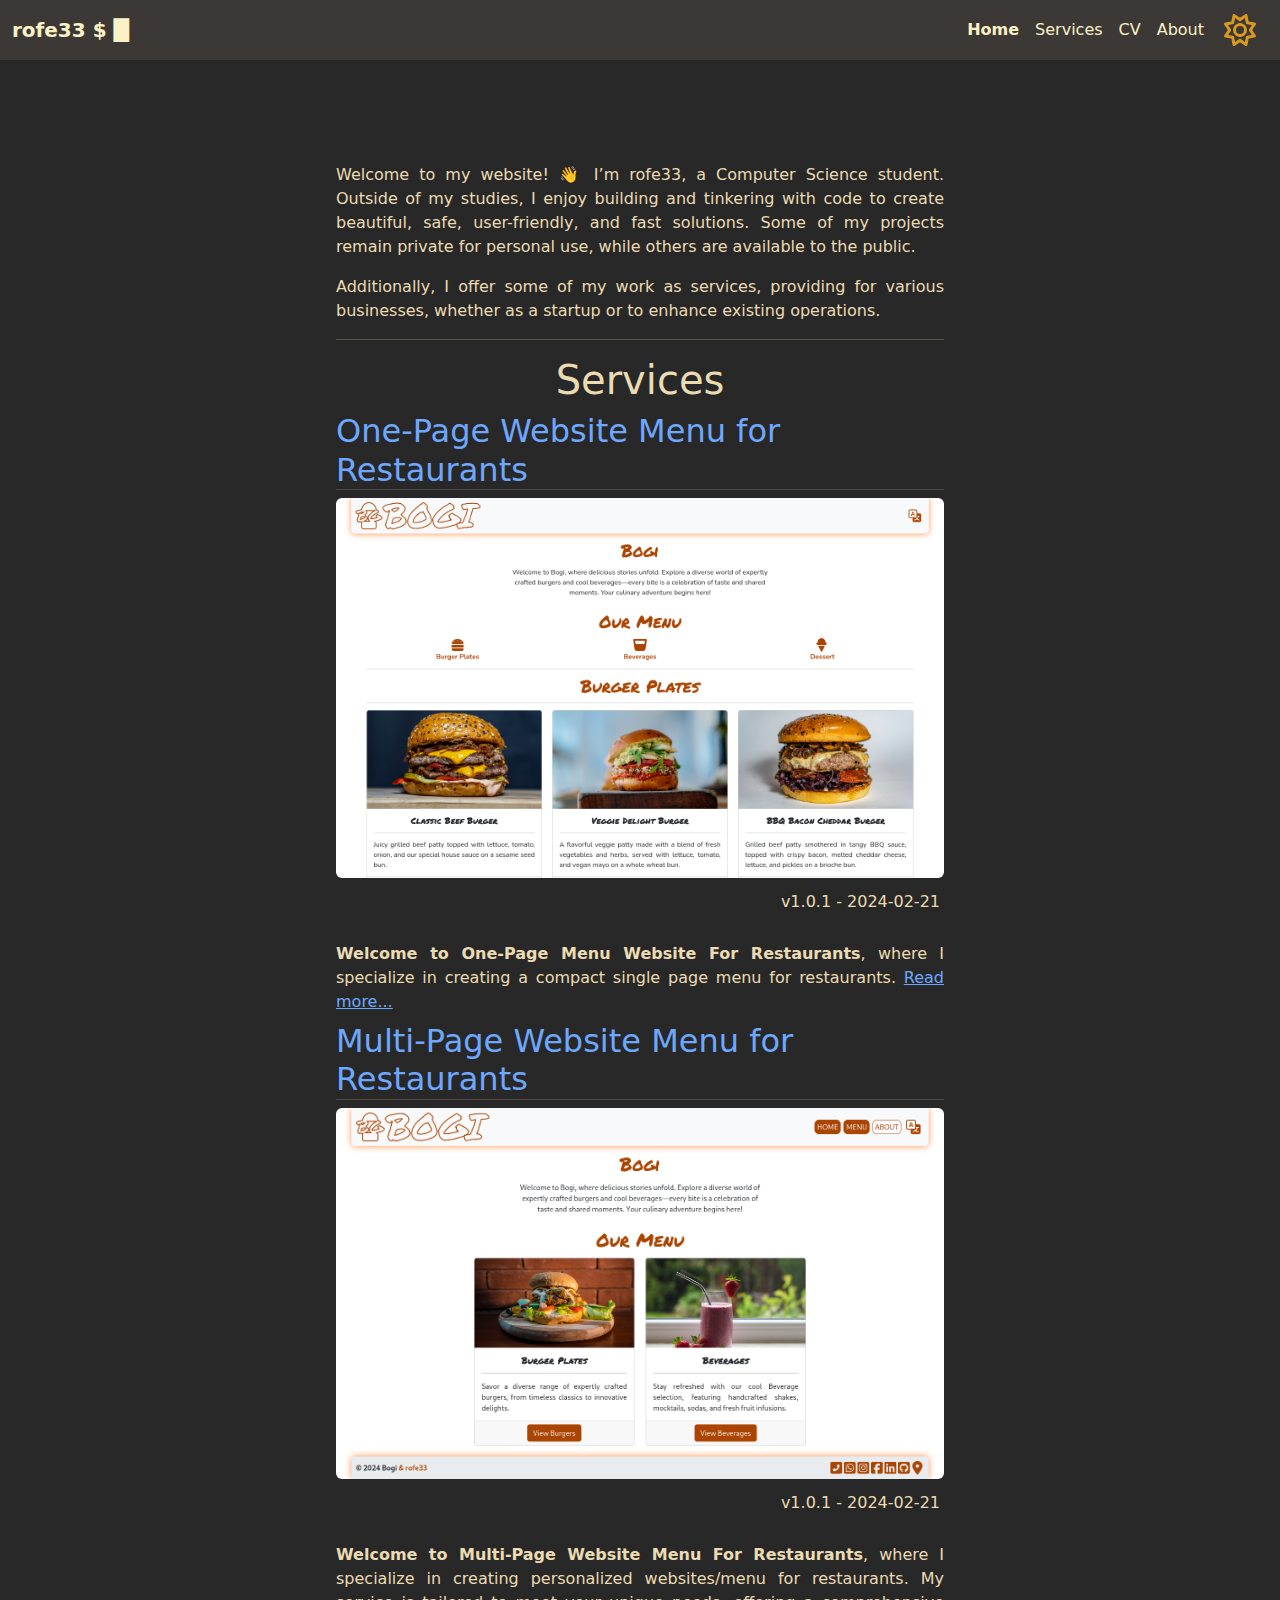
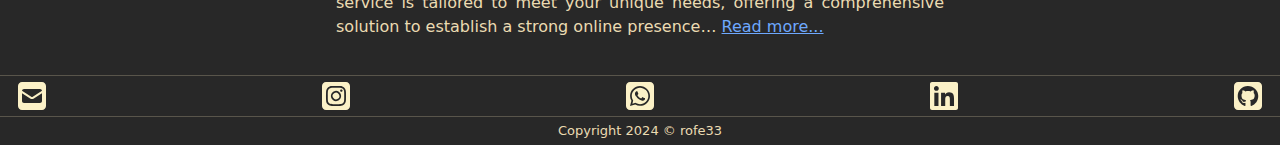
<file: index.html>
<!doctype html><html lang=en-us dir=ltr data-bs-theme=dark><head><meta name=generator content="Hugo 0.123.2"><meta charset=utf-8><meta http-equiv=X-UA-Compatible content="IE=edge"><meta name=viewport content="width=device-width,initial-scale=1"><title>rofe33</title>
<link rel=apple-touch-icon sizes=180x180 href=/apple-touch-icon.png><link rel=icon type=image/png sizes=32x32 href=/favicon-32x32.png><link rel=icon type=image/png sizes=16x16 href=/favicon-16x16.png><link rel=manifest href=/site.webmanifest><link rel=mask-icon href=/safari-pinned-tab.svg color=#282828><meta name=msapplication-TileColor content="#282828"><meta name=theme-color content="#282828"><meta property="og:image" content="https://rofe33.github.io/og_image/og_image.png"><meta property="og:image:type" content="image/png"><meta property="og:image:width" content="1348"><meta property="og:image:height" content="627"><meta property="og:title" content="rofe33"><meta property="og:type" content="website"><meta property="og:url" content="https://rofe33.github.io/"><meta property="og:description" content="Explore my world of excellence in computer science services. From minimalist code to secure and fast solutions, I prioritize quality and reliability. Discover how my meticulous approach ensures optimal performance while safeguarding your data. Join me to experience innovation and excellence firsthand. Additionally, you can browse through my CV to learn more about my skills and experiences in the field."><meta name=description content="Explore my world of excellence in computer science services. From minimalist code to secure and fast solutions, I prioritize quality and reliability. Discover how my meticulous approach ensures optimal performance while safeguarding your data. Join me to experience innovation and excellence firsthand. Additionally, you can browse through my CV to learn more about my skills and experiences in the field."><link rel=stylesheet href=/css/style.min.2ce90e30f6cad9ebe018c3b5b570db1d4607e61c4419aec42c1b4bb324c0a597.css integrity="sha256-LOkOMPbK2evgGMO1tXDbHUYH5hxEGa7ELBtLsyTApZc=" crossorigin=anonymous><script src=/js/main.d6f823d89f61ecb93b323dba83acbdae1d5ec88627067e0a15a46befee5efff0.js integrity="sha256-1vgj2J9h7Lk7Mj26g6y9rh1eyIYnBn4KFaRr7+5e//A=" crossorigin=anonymous></script><script src=/js/bootstrap.bundle.f91459c4ca05bd7ce08678de18d78a5d9f5e5c4eaed23d9f6e889c52a12aef5e.js integrity="sha256-+RRZxMoFvXzghnjeGNeKXZ9eXE6u0j2fboicUqEq714=" crossorigin=anonymous></script></head><body><div class=page-wrapper><header class=page-header><nav class="navbar navbar-expand-md bg-body-tertiary"><div class=container-fluid><a class=navbar-brand href=https://rofe33.github.io/><span class=header-domain>rofe33
</span><span class=header-chevron>$
</span><span class=header-cursor>█</span></a><div class="d-flex flex-row align-items-center"><button class=navbar-toggler type=button data-bs-toggle=offcanvas data-bs-target=#offcanvasNavbar aria-controls=offcanvasNavbar aria-label="Toggle Mobile Menu">
<span class=navbar-toggler-icon></span></button><div class="offcanvas offcanvas-end" tabindex=-1 id=offcanvasNavbar aria-labelledby=offcanvasNavbarLabel><div class=offcanvas-header><h5 class=offcanvas-title id=offcanvasNavbarLabel>My Stuff</h5><button type=button class=btn-close data-bs-dismiss=offcanvas aria-label=Close></button></div><div class=offcanvas-body><ul class="navbar-nav justify-content-end flex-grow-1"><li class=nav-item><a aria-current=page class="nav-link active" href=/>Home</a></li><li class=nav-item><a class=nav-link href=/services/>Services</a></li><li class=nav-item><a class=nav-link href=/cv/>CV</a></li><li class=nav-item><a class=nav-link href=/about/>About</a></li></ul></div></div><button class=btn type=button id=theme-switcher><svg id="light-svg" width="32" height="32" viewBox="0 0 8.4667 8.4667" xmlns="http://www.w3.org/2000/svg"><g transform="translate(-59.038 -75.523)"><path d="m65.251 75.849c-.0248-.13228-.11409-.24307-.23811-.29432-.12401-.05127-.26622-.03637-.377.03968l-1.3642.9392-1.3642-.94085c-.11079-.07607-.25299-.09095-.377-.03968s-.2133.16204-.23811.29433l-.29929 1.6287-1.6287.30094c-.13228.0248-.24307.11409-.29433.23811-.05125.12401-.03637.26622.03968.377l.9392 1.3642-.94085 1.3642c-.07607.11079-.09095.25299-.03968.377.05125.12401.16204.21496.29433.23811l1.6287.29929.29929 1.6287c.0248.13228.11409.24307.23811.29433.12401.05125.26622.03637.377-.03968l1.3658-.9392 1.3642.94085c.11079.07607.25299.09095.377.03968.12401-.05125.2133-.16204.23811-.29433l.29929-1.6287 1.6287-.29928c.13228-.0248.24307-.11409.29433-.23811.05125-.12401.03637-.26622-.03968-.377l-.9392-1.3658.94085-1.3642c.07607-.11079.09095-.25299.03968-.377-.05125-.12401-.16204-.2133-.29433-.23811l-1.6287-.29929zm-1.7544 1.4931 1.0847-.74739.23811 1.2947c.02976.16204.15708.28936.31913.31913l1.2947.23811-.74739 1.0847c-.09425.13559-.09425.31417.0.44976l.74739 1.0847-1.2947.23811c-.16204.02976-.28936.15708-.31913.31913l-.23811 1.2947-1.0847-.74739c-.13559-.09425-.31417-.09425-.44976.0l-1.0847.74739-.23811-1.2947c-.02976-.16204-.15708-.28936-.31913-.31913l-1.2947-.23811.74739-1.0847c.09425-.13559.09425-.31417.0-.44976l-.74739-1.0847 1.2947-.23811c.16204-.02976.28936-.15708.31913-.31913l.23811-1.2947 1.0847.74739c.13559.09425.31417.09425.44976.0zm-.22488 4.2661a1.8519 1.8519.0 100-3.7039 1.8519 1.8519.0 100 3.7039zm-1.0582-1.8519a1.0583 1.0583.0 112.1165.0 1.0583 1.0583.0 11-2.1165.0z" fill="#d79921" stroke-width=".26458"/></g></svg><svg class="hidden-svg" id="dark-svg" width="8.4667mm" height="8.4666mm" viewBox="0 0 8.4667 8.4666" xmlns="http://www.w3.org/2000/svg"><g transform="translate(-8.0374 33.634)"><path d="m9.5167-31.51c-.021897.79162.16346 1.5997.57768 2.3361.94404 1.6783 2.7952 2.4857 4.5487 2.1384-.17992.17056-.38071.32379-.60262.4553-1.6151.95711-3.6847.38648-4.622-1.2798-.66372-1.18-.5795-2.5885.099823-3.651zm.40035-1.7443c-1.8486 1.2896-2.437 3.8464-1.2994 5.8689 1.1916 2.1184 3.8263 2.8474 5.8869 1.6263.79754-.47262 1.3905-1.1665 1.7512-1.9649.01918-.04105.03573-.08282.05324-.12288.04541-.10911.08555-.21967.1221-.33267.02193-.06779.04219-.13461.06149-.20313.03622-.13335-.0153-.27636-.12842-.3509s-.26196-.06626-.36552.02252c-.05595.04686-.11191.09372-.16979.13715-.07861.058-.15985.11528-.24565.1684-.02002.01187-.04171.02472-.06173.03658-.0017 986e-6-.0033.002-.005.003-1.617.95369-3.6832.38108-4.6186-1.2818-.52789-.93849-.58349-2.0221-.24059-2.9629.008-.0253.01866-.04987.02835-.07617.03591-.09435.07709-.18726.12186-.27772.03246-.0649.06658-.13079.1043-.19425.06806-.12025.05236-.27078-.03818-.37241-.09053-.10163-.23643-.13162-.35901-.07268-.06295.03045-.12328.06164-.18431.09552-.04601.02498-.09273.05266-.13778.07936-.05506.03263-.10749.06598-.16158.10032-.037412.02445-.074825.04891-.11127.07507z" fill="#d79921" stroke-width=".26458"/></g></svg></button></div></div></nav></header><main class=page-body><article class="row m-2"><div class="d-flex justify-content-center my-2"><svg width="358.88" height="63.288" viewBox="0 0 94.954 16.745" xmlns="http://www.w3.org/2000/svg"><g fill="none" stroke-linecap="round" stroke-linejoin="round" stroke="currentcolor" stroke-width=".79376"><g transform="translate(-4.0038 -131.28)" stroke="currentcolor"><path id="animated-path" d="m27.224 147.63c-4.394-.89223-15.352-5.422-14.63-9.577.9351-5.3809 15.148-6.3306 16.246-5.7826 3.904 1.9471-9.5694 12.639-11.77 14.061-.0084.0131-.011-.0357.0-.0467.0.0 14.803-11.926 15.324-8.6344.43899 2.7738-1.1805 6.8988-1.5285 8.4939" stroke-width=".79375"/><path id="animated-path-2" d="m44.803 147.13s-11.196-4.83-11.485-6.3572c-.31056-1.6407 18.61-2.3826 18.413-1.2608-.11883.67457-16.636 7.7527-16.636 7.7527-2.2812.92262 5.4624-14.339 7.107-14.264 1.8016.0821 2.3064 13.848 5.2885 14.119 4.551-.0465 12.917-.34217 13.77-.0682.69079.22197-1.222-7.8162-.56355-14.362.04169-.41445-12.673.74806-12.673.74806" stroke-width=".79376"/><path id="animated-path-3" d="m54.442 136.88c.11156 2.1798.35122 5.1061.45708 5.8992" stroke-width=".79376"/></g><path id="animated-path-4" d="m63.325 16.335c-4.7595-5.5131-6.4206-13.152-5.3142-13.786 4.643-2.6608 14.249-2.7526 13.567-.83362-.60689 1.7067-.66701 4.0574-.66701 4.0574"/><path id="animated-path-5" d="m58.445 11.283c2.8079-1.9293 7.9707-5.2947 7.8209-4.4999-.26904 1.4275-.2733 2.1106-.35714 3.0938"/><path id="animated-path-6" d="m82.393 4.9294s-2.1485-4.6808-3.3401-4.2701c-1.1916.41073-4.1694 5.2168-3.6535 6.2874.42108.87381 7.0089.64235 7.8879 1.0737s-17.821 5.4695-17.424 6.6632 19.41 1.863 21.073.70366c1.0296-.71751-2.0217-1.9295-2.0217-1.9295"/><path id="animated-path-7" d="m84.589 2.843s2.316-.77493 4.2619.056972c.57187.24449-1.6982 1.302-2.0421 1.6413-.34391.33923 2.0197.77603 2.9202 1.5147.9617.78883-3.5946 1.0013-3.5946 1.0013"/><path id="animated-path-8" d="m89.287 4.5233s2.316-.77493 4.2619.056972c.57187.24449-1.6982 1.302-2.0421 1.6413-.34391.33923 2.0197.77603 2.9202 1.5147.9617.78883-3.5946 1.0013-3.5946 1.0013"/><path id="animated-path-9" d="m.39688 12.493c1.6672-1.383 5.0231-2.746 6.573-3.0587"/><path id="animated-path-10" d="m2.4774 15.287c1.6672-1.383 5.0231-2.746 6.573-3.0587"/></g></svg></div><div class="offset-lg-3 col-lg-6 my-3 index-page"><div class=index-text><p>Welcome to my website! 👋 I&rsquo;m rofe33, a
Computer Science student. Outside of my studies,
I enjoy building and tinkering with code to
create beautiful, safe, user-friendly, and fast
solutions. Some of my projects remain private for
personal use, while others are available to the
public.</p><p>Additionally, I offer some of my work as services,
providing for various businesses, whether as a
startup or to enhance existing operations.</p></div><hr><h1 class="my-2 text-center">Services</h1><h2><a class=text-decoration-none href=/services/one-page-website-menu-for-restaurants/>One-Page Website Menu for Restaurants</a></h2><a href=https://bogi-resto-op.pages.dev/en/><img class="img-fluid rounded" src=/services/bogi-resto-op/bogi-op-sample-desktop.png alt></a><div class="d-flex justify-content-end my-2"><p class="version rounded p-1">v1.0.1 - 2024-02-21</p></div><div class=my-2><div class=index-text><strong>Welcome to One-Page Menu Website For Restaurants</strong>, where I specialize in creating a compact single page menu for restaurants.
<a href=/services/one-page-website-menu-for-restaurants/>Read more...</a></div></div><h2><a class=text-decoration-none href=/services/multi-page-website-menu-for-restaurants/>Multi-Page Website Menu for Restaurants</a></h2><a href=https://bogi-resto.pages.dev/en/><img class="img-fluid rounded" src=/services/bogi-resto/bogi-sample-desktop.png alt></a><div class="d-flex justify-content-end my-2"><p class="version rounded p-1">v1.0.1 - 2024-02-21</p></div><div class=my-2><div class=index-text><strong>Welcome to Multi-Page Website Menu For Restaurants</strong>, where I specialize in creating personalized websites/menu for restaurants. My service is tailored to meet your unique needs, offering a comprehensive solution to establish a strong online presence&mldr;
<a href=/services/multi-page-website-menu-for-restaurants/>Read more...</a></div></div></div></article><script>document.addEventListener("DOMContentLoaded",function(){var e=document.getElementById("animated-path"),t=e.getTotalLength();console.log("Path length:",t)})</script></main><footer class=page-footer><hr class=my-1><div class="d-flex justify-content-between px-3"><a href=mailto:r3veal@protonmail.ch class=social-svgs target=blank><svg xmlns="http://www.w3.org/2000/svg" height="32" width="32" viewBox="0 0 448 512" fill="currentcolor"><path d="M64 32C28.7 32 0 60.7.0 96V416c0 35.3 28.7 64 64 64H384c35.3.0 64-28.7 64-64V96c0-35.3-28.7-64-64-64H64zM218 271.7 64.2 172.4C66 156.4 79.5 144 96 144H352c16.5.0 30 12.4 31.8 28.4L230 271.7c-1.8 1.2-3.9 1.8-6 1.8s-4.2-.6-6-1.8zm29.4 26.9L384 210.4V336c0 17.7-14.3 32-32 32H96c-17.7.0-32-14.3-32-32V210.4l136.6 88.2c7 4.5 15.1 6.9 23.4 6.9s16.4-2.4 23.4-6.9z"/></svg>
</a><a href="https://www.instagram.com/rof3.33?igsh=N3N4MDU4M2V5dmE3" class=social-svgs target=blank><svg xmlns="http://www.w3.org/2000/svg" height="32" width="32" viewBox="0 0 448 512" fill="currentcolor"><path d="M194.4 211.7a53.3 53.3.0 1059.3 88.7 53.3 53.3.0 10-59.3-88.7zm142.3-68.4c-5.2-5.2-11.5-9.3-18.4-12-18.1-7.1-57.6-6.8-83.1-6.5-4.1.0-7.9.1-11.2.1-3.3.0-7.2.0-11.4-.1-25.5-.3-64.8-.7-82.9 6.5-6.9 2.7-13.1 6.8-18.4 12s-9.3 11.5-12 18.4c-7.1 18.1-6.7 57.7-6.5 83.2.0 4.1.1 7.9.1 11.1s0 7-.1 11.1c-.2 25.5-.6 65.1 6.5 83.2 2.7 6.9 6.8 13.1 12 18.4s11.5 9.3 18.4 12c18.1 7.1 57.6 6.8 83.1 6.5 4.1.0 7.9-.1 11.2-.1 3.3.0 7.2.0 11.4.1 25.5.3 64.8.7 82.9-6.5 6.9-2.7 13.1-6.8 18.4-12s9.3-11.5 12-18.4c7.2-18 6.8-57.4 6.5-83 0-4.2-.1-8.1-.1-11.4s0-7.1.1-11.4c.3-25.5.7-64.9-6.5-83-2.7-6.9-6.8-13.1-12-18.4zm-67.1 44.5A82 82 0 11178.4 324.2a82 82 0 1191.1-136.4zm29.2-1.3c-3.1-2.1-5.6-5.1-7.1-8.6s-1.8-7.3-1.1-11.1 2.6-7.1 5.2-9.8 6.1-4.5 9.8-5.2 7.6-.4 11.1 1.1 6.5 3.9 8.6 7 3.2 6.8 3.2 10.6c0 2.5-.5 5-1.4 7.3s-2.4 4.4-4.1 6.2-3.9 3.2-6.2 4.2-4.8 1.5-7.3 1.5c-3.8.0-7.5-1.1-10.6-3.2zM448 96c0-35.3-28.7-64-64-64H64C28.7 32 0 60.7.0 96V416c0 35.3 28.7 64 64 64H384c35.3.0 64-28.7 64-64V96zM357 389c-18.7 18.7-41.4 24.6-67 25.9-26.4 1.5-105.6 1.5-132 0-25.6-1.3-48.3-7.2-67-25.9s-24.6-41.4-25.8-67c-1.5-26.4-1.5-105.6.0-132 1.3-25.6 7.1-48.3 25.8-67s41.5-24.6 67-25.8c26.4-1.5 105.6-1.5 132 0 25.6 1.3 48.3 7.1 67 25.8s24.6 41.4 25.8 67c1.5 26.3 1.5 105.4.0 131.9-1.3 25.6-7.1 48.3-25.8 67z"/></svg>
</a><a href=https://wa.me/qr/OMDN4CQCFDJNK1 class=social-svgs target=blank><svg xmlns="http://www.w3.org/2000/svg" height="32" width="32" viewBox="0 0 448 512" fill="currentcolor"><path d="M92.1 254.6c0 24.9 7 49.2 20.2 70.1l3.1 5-13.3 48.6L152 365.2l4.8 2.9c20.2 12 43.4 18.4 67.1 18.4h.1c72.6.0 133.3-59.1 133.3-131.8.0-35.2-15.2-68.3-40.1-93.2-25-25-58-38.7-93.2-38.7-72.7.0-131.8 59.1-131.9 131.8zM274.8 330c-12.6 1.9-22.4.9-47.5-9.9-36.8-15.9-61.8-51.5-66.9-58.7-.4-.6-.7-.9-.8-1.1-2-2.6-16.2-21.5-16.2-41 0-18.4 9-27.9 13.2-32.3.3-.3.5-.5.7-.8 3.6-4 7.9-5 10.6-5 2.6.0 5.3.0 7.6.1.3.0.5.0.8.0 2.3.0 5.2.0 8.1 6.8 1.2 2.9 3 7.3 4.9 11.8 3.3 8 6.7 16.3 7.3 17.6 1 2 1.7 4.3.3 6.9-3.4 6.8-6.9 10.4-9.3 13-3.1 3.2-4.5 4.7-2.3 8.6 15.3 26.3 30.6 35.4 53.9 47.1 4 2 6.3 1.7 8.6-1 2.3-2.6 9.9-11.6 12.5-15.5 2.6-4 5.3-3.3 8.9-2s23.1 10.9 27.1 12.9c.8.4 1.5.7 2.1 1 2.8 1.4 4.7 2.3 5.5 3.6.9 1.9.9 9.9-2.4 19.1-3.3 9.3-19.1 17.7-26.7 18.8zM448 96c0-35.3-28.7-64-64-64H64C28.7 32 0 60.7.0 96V416c0 35.3 28.7 64 64 64H384c35.3.0 64-28.7 64-64V96zM148.1 393.9 64 416l22.5-82.2c-13.9-24-21.2-51.3-21.2-79.3C65.4 167.1 136.5 96 223.9 96c42.4.0 82.2 16.5 112.2 46.5 29.9 30 47.9 69.8 47.9 112.2.0 87.4-72.7 158.5-160.1 158.5-26.6.0-52.7-6.7-75.8-19.3z"/></svg>
</a><a href=https://www.linkedin.com/in/rofe33/ class=social-svgs target=blank><svg xmlns="http://www.w3.org/2000/svg" height="32" width="32" viewBox="0 0 448 512" fill="currentcolor"><path d="M416 32H31.9C14.3 32 0 46.5.0 64.3v383.4C0 465.5 14.3 480 31.9 480H416c17.6.0 32-14.5 32-32.3V64.3c0-17.8-14.4-32.3-32-32.3zM135.4 416H69V202.2h66.5V416zm-33.2-243c-21.3.0-38.5-17.3-38.5-38.5S80.9 96 102.2 96c21.2.0 38.5 17.3 38.5 38.5.0 21.3-17.2 38.5-38.5 38.5zm282.1 243h-66.4V312c0-24.8-.5-56.7-34.5-56.7-34.6.0-39.9 27-39.9 54.9V416h-66.4V202.2h63.7v29.2h.9c8.9-16.8 30.6-34.5 62.9-34.5 67.2.0 79.7 44.3 79.7 101.9V416z"/></svg>
</a><a href=https://github.com/rofe33/ class=social-svgs target=blank><svg xmlns="http://www.w3.org/2000/svg" height="32" width="32" viewBox="0 0 448 512" fill="currentcolor"><path d="M448 96c0-35.3-28.7-64-64-64H64C28.7 32 0 60.7.0 96V416c0 35.3 28.7 64 64 64H384c35.3.0 64-28.7 64-64V96zM265.8 407.7c0-1.8.0-6 .1-11.6.1-11.4.1-28.8.1-43.7.0-15.6-5.2-25.5-11.3-30.7 37-4.1 76-9.2 76-73.1.0-18.2-6.5-27.3-17.1-39 1.7-4.3 7.4-22-1.7-45-13.9-4.3-45.7 17.9-45.7 17.9-13.2-3.7-27.5-5.6-41.6-5.6s-28.4 1.9-41.6 5.6c0 0-31.8-22.2-45.7-17.9-9.1 22.9-3.5 40.6-1.7 45-10.6 11.7-15.6 20.8-15.6 39 0 63.6 37.3 69 74.3 73.1-4.8 4.3-9.1 11.7-10.6 22.3-9.5 4.3-33.8 11.7-48.3-13.9-9.1-15.8-25.5-17.1-25.5-17.1-16.2-.2-1.1 10.2-1.1 10.2 10.8 5 18.4 24.2 18.4 24.2 9.7 29.7 56.1 19.7 56.1 19.7.0 9 .1 21.7.1 30.6.0 4.8.1 8.6.1 10 0 4.3-3 9.5-11.5 8C106 393.6 59.8 330.8 59.8 257.4c0-91.8 70.2-161.5 162-161.5S388 165.6 388 257.4c.1 73.4-44.7 136.3-110.7 158.3-8.4 1.5-11.5-3.7-11.5-8zm-90.5-54.8c-.2-1.5 1.1-2.8 3-3.2 1.9-.2 3.7.6 3.9 1.9.3 1.3-1 2.6-3 3-1.9.4-3.7-.4-3.9-1.7zm-9.1 3.2c-2.2.2-3.7-.9-3.7-2.4.0-1.3 1.5-2.4 3.5-2.4 1.9-.2 3.7.9 3.7 2.4.0 1.3-1.5 2.4-3.5 2.4zm-14.3-2.2c-1.9-.4-3.2-1.9-2.8-3.2s2.4-1.9 4.1-1.5c2 .6 3.3 2.1 2.8 3.4-.4 1.3-2.4 1.9-4.1 1.3zm-12.5-7.3c-1.5-1.3-1.9-3.2-.9-4.1.9-1.1 2.8-.9 4.3.6 1.3 1.3 1.8 3.3.9 4.1-.9 1.1-2.8.9-4.3-.6zm-8.5-10c-1.1-1.5-1.1-3.2.0-3.9 1.1-.9 2.8-.2 3.7 1.3 1.1 1.5 1.1 3.3.0 4.1-.9.6-2.6.0-3.7-1.5zm-6.3-8.8c-1.1-1.3-1.3-2.8-.4-3.5.9-.9 2.4-.4 3.5.6 1.1 1.3 1.3 2.8.4 3.5-.9.9-2.4.4-3.5-.6zm-6-6.4c-1.3-.6-1.9-1.7-1.5-2.6.4-.6 1.5-.9 2.8-.4 1.3.7 1.9 1.8 1.5 2.6-.4.9-1.7 1.1-2.8.4z"/></svg></a></div><hr class=my-1><p class="footer-text mb-1">Copyright 2024 &copy; rofe33</p></footer></div></body></html>
</file>
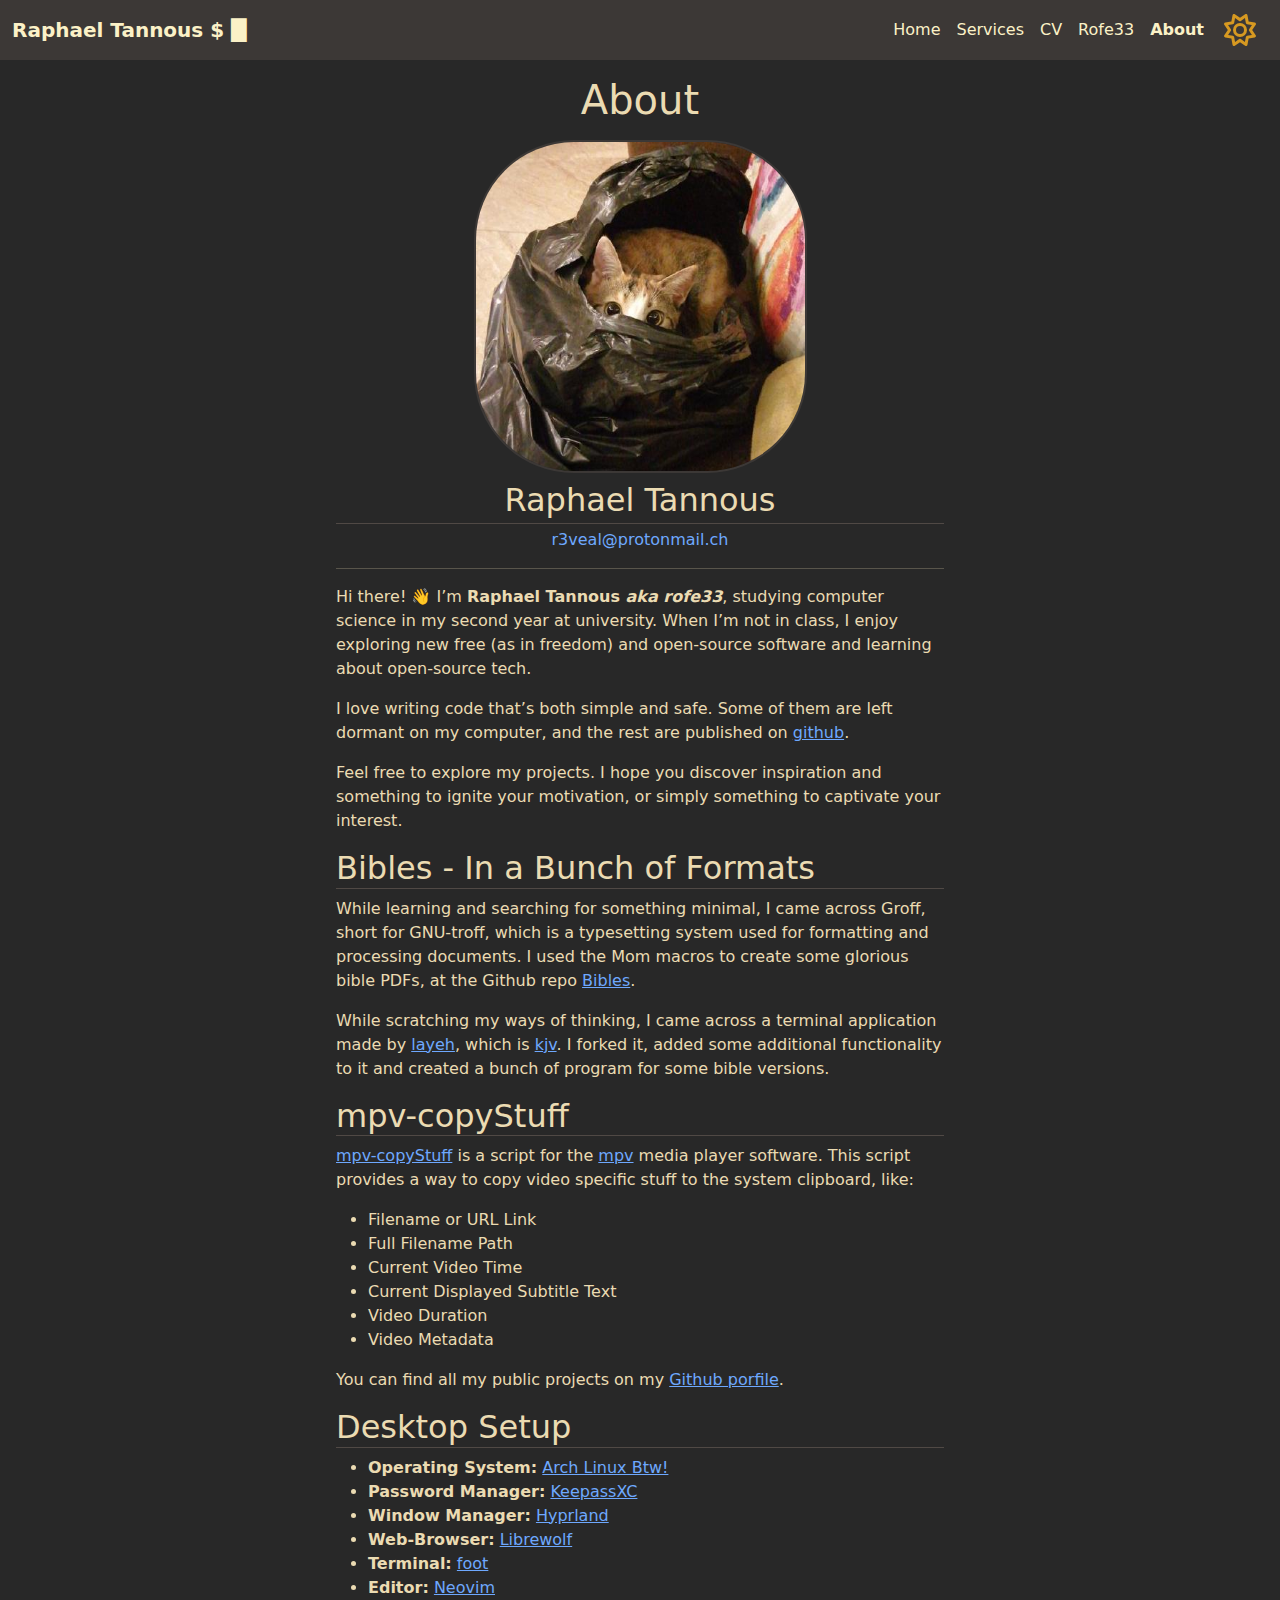
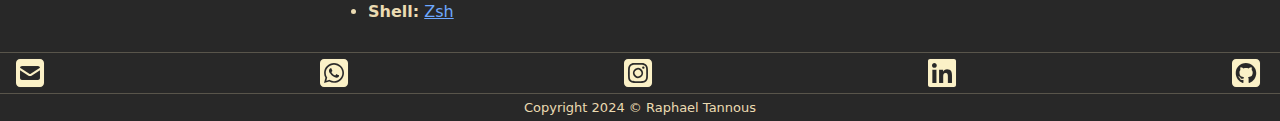
<file: about/index.html>
<!DOCTYPE html>
<html
  lang="en-us"
  dir="ltr"
  data-bs-theme="dark"
>
  <head>
    <meta charset="utf-8">

<meta http-equiv="X-UA-Compatible" content="IE=edge" />
<meta name="viewport" content="width=device-width, initial-scale=1" />

<title>About | Raphael Tannous</title>

<link rel="apple-touch-icon" sizes="180x180" href="/apple-touch-icon.png">
<link rel="icon" type="image/png" sizes="32x32" href="/favicon-32x32.png">
<link rel="icon" type="image/png" sizes="16x16" href="/favicon-16x16.png">
<link rel="manifest" href="/site.webmanifest">
<link rel="mask-icon" href="/safari-pinned-tab.svg" color="#282828">
<meta name="msapplication-TileColor" content="#282828">
<meta name="theme-color" content="#282828">



<meta property="og:image" content="https://rofe33.github.io/og_image/og_image.png" />
<meta property="og:image:type" content="image/png" />
<meta property="og:image:width" content="1348" />
<meta property="og:image:height" content="627" />


<meta property="og:title" content="Raphael Tannous" />
<meta property="og:type" content="website" />
<meta property="og:url" content="https://rofe33.github.io/" />
<meta property="og:description" content="Explore my world of excellence in computer science services. From minimalist code to secure and fast solutions, I prioritize quality and reliability. Discover how my meticulous approach ensures optimal performance while safeguarding your data. Join me to experience innovation and excellence firsthand. Additionally, you can browse through my CV to learn more about my skills and experiences in the field." />

<meta name="description" content="Explore my world of excellence in computer science services. From minimalist code to secure and fast solutions, I prioritize quality and reliability. Discover how my meticulous approach ensures optimal performance while safeguarding your data. Join me to experience innovation and excellence firsthand. Additionally, you can browse through my CV to learn more about my skills and experiences in the field." />



      <link rel="stylesheet" href="/css/style.min.30b215d9e651cc2aa3e60349359094a9a6d9dc0f7bd7d872f1489da4fa291f4d.css" integrity="sha256-MLIV2eZRzCqj5gNJNZCUqabZ3A9719hy8UidpPopH00=" crossorigin="anonymous">


      <script src="/js/main.d6f823d89f61ecb93b323dba83acbdae1d5ec88627067e0a15a46befee5efff0.js" integrity="sha256-1vgj2J9h7Lk7Mj26g6y9rh1eyIYnBn4KFaRr7&#43;5e//A=" crossorigin="anonymous"></script>
      <script src="/js/bootstrap.bundle.2dc8e124d439032ce73e1fe24f456ade073f29c3c7b1481e819f4abf26e2be45.js" integrity="sha256-LcjhJNQ5AyznPh/iT0Vq3gc/KcPHsUgegZ9KvybivkU=" crossorigin="anonymous"></script>


  </head>
  <body>
    <div class="page-wrapper">
      <header class="page-header">
        <nav class="navbar navbar-expand-md bg-body-tertiary">
  <div class="container-fluid">
    <a class="navbar-brand" href="https://rofe33.github.io/">
      <span class="header-domain">
        Raphael Tannous
      </span>
      <span class="header-chevron">
        $
      </span>
      <span class="header-cursor">
        █
      </span>
    </a>

    <div class="d-flex flex-row align-items-center">
      <button
        class="navbar-toggler"
        type="button"
        data-bs-toggle="offcanvas"
        data-bs-target="#offcanvasNavbar"
        aria-controls="offcanvasNavbar"
        aria-label="Toggle Mobile Menu"
      >
        <span class="navbar-toggler-icon"></span>
      </button>

      <div
        class="offcanvas offcanvas-end"
        tabindex="-1"
        id="offcanvasNavbar"
        aria-labelledby="offcanvasNavbarLabel"
      >
        <div class="offcanvas-header">
          <h5
            class="offcanvas-title"
            id="offcanvasNavbarLabel"
          >
            My Stuff
          </h5>

          <button
            type="button"
            class="btn-close"
            data-bs-dismiss="offcanvas"
            aria-label="Close"
          ></button>
        </div>

        <div class="offcanvas-body">
          
  <ul class="navbar-nav justify-content-end flex-grow-1">
    <li class="nav-item">
      <a class="nav-link" href="/">Home</a>
    </li>
    <li class="nav-item">
      <a class="nav-link" href="/services/">Services</a>
    </li>
    <li class="nav-item">
      <a class="nav-link" href="/cv/">CV</a>
    </li>
    <li class="nav-item">
      <a class="nav-link" href="/rofe33/">Rofe33</a>
    </li>
    <li class="nav-item">
      <a aria-current="page" class="nav-link active" href="/about/">About</a>
    </li>
  </ul>

        </div>
      </div>

      <button class="btn" type="button" id="theme-switcher">
        <svg id="light-svg" width="32" height="32" version="1.1" viewBox="0 0 8.4667 8.4667" xmlns="http://www.w3.org/2000/svg">
         <g transform="translate(-59.038 -75.523)">
          <path d="m65.251 75.849c-0.0248-0.13228-0.11409-0.24307-0.23811-0.29432-0.12401-0.05127-0.26622-0.03637-0.377 0.03968l-1.3642 0.9392-1.3642-0.94085c-0.11079-0.07607-0.25299-0.09095-0.377-0.03968s-0.2133 0.16204-0.23811 0.29433l-0.29929 1.6287-1.6287 0.30094c-0.13228 0.0248-0.24307 0.11409-0.29433 0.23811-0.05125 0.12401-0.03637 0.26622 0.03968 0.377l0.9392 1.3642-0.94085 1.3642c-0.07607 0.11079-0.09095 0.25299-0.03968 0.377 0.05125 0.12401 0.16204 0.21496 0.29433 0.23811l1.6287 0.29929 0.29929 1.6287c0.0248 0.13228 0.11409 0.24307 0.23811 0.29433 0.12401 0.05125 0.26622 0.03637 0.377-0.03968l1.3658-0.9392 1.3642 0.94085c0.11079 0.07607 0.25299 0.09095 0.377 0.03968 0.12401-0.05125 0.2133-0.16204 0.23811-0.29433l0.29929-1.6287 1.6287-0.29928c0.13228-0.0248 0.24307-0.11409 0.29433-0.23811 0.05125-0.12401 0.03637-0.26622-0.03968-0.377l-0.9392-1.3658 0.94085-1.3642c0.07607-0.11079 0.09095-0.25299 0.03968-0.377-0.05125-0.12401-0.16204-0.2133-0.29433-0.23811l-1.6287-0.29929zm-1.7544 1.4931 1.0847-0.74739 0.23811 1.2947c0.02976 0.16204 0.15708 0.28936 0.31913 0.31913l1.2947 0.23811-0.74739 1.0847c-0.09425 0.13559-0.09425 0.31417 0 0.44976l0.74739 1.0847-1.2947 0.23811c-0.16204 0.02976-0.28936 0.15708-0.31913 0.31913l-0.23811 1.2947-1.0847-0.74739c-0.13559-0.09425-0.31417-0.09425-0.44976 0l-1.0847 0.74739-0.23811-1.2947c-0.02976-0.16204-0.15708-0.28936-0.31913-0.31913l-1.2947-0.23811 0.74739-1.0847c0.09425-0.13559 0.09425-0.31417 0-0.44976l-0.74739-1.0847 1.2947-0.23811c0.16204-0.02976 0.28936-0.15708 0.31913-0.31913l0.23811-1.2947 1.0847 0.74739c0.13559 0.09425 0.31417 0.09425 0.44976 0zm-0.22488 4.2661a1.8519 1.8519 0 1 0 0-3.7039 1.8519 1.8519 0 1 0 0 3.7039zm-1.0582-1.8519a1.0583 1.0583 0 1 1 2.1165 0 1.0583 1.0583 0 1 1-2.1165 0z" fill="#d79921" stroke-width=".26458"/>
         </g>
        </svg>

        <svg class="hidden-svg" id="dark-svg" width="8.4667mm" height="8.4666mm" version="1.1" viewBox="0 0 8.4667 8.4666" xmlns="http://www.w3.org/2000/svg">
         <g transform="translate(-8.0374 33.634)">
          <path d="m9.5167-31.51c-0.021897 0.79162 0.16346 1.5997 0.57768 2.3361 0.94404 1.6783 2.7952 2.4857 4.5487 2.1384-0.17992 0.17056-0.38071 0.32379-0.60262 0.4553-1.6151 0.95711-3.6847 0.38648-4.622-1.2798-0.66372-1.18-0.5795-2.5885 0.099823-3.651zm0.40035-1.7443c-1.8486 1.2896-2.437 3.8464-1.2994 5.8689 1.1916 2.1184 3.8263 2.8474 5.8869 1.6263 0.79754-0.47262 1.3905-1.1665 1.7512-1.9649 0.01918-0.04105 0.03573-0.08282 0.05324-0.12288 0.04541-0.10911 0.08555-0.21967 0.1221-0.33267 0.02193-0.06779 0.04219-0.13461 0.06149-0.20313 0.03622-0.13335-0.0153-0.27636-0.12842-0.3509-0.11312-0.07454-0.26196-0.06626-0.36552 0.02252-0.05595 0.04686-0.11191 0.09372-0.16979 0.13715-0.07861 0.058-0.15985 0.11528-0.24565 0.1684-0.02002 0.01187-0.04171 0.02472-0.06173 0.03658-0.0017 9.86e-4 -0.0033 2e-3 -5e-3 3e-3 -1.617 0.95369-3.6832 0.38108-4.6186-1.2818-0.52789-0.93849-0.58349-2.0221-0.24059-2.9629 8e-3 -0.0253 0.01866-0.04987 0.02835-0.07617 0.03591-0.09435 0.07709-0.18726 0.12186-0.27772 0.03246-0.0649 0.06658-0.13079 0.1043-0.19425 0.06806-0.12025 0.05236-0.27078-0.03818-0.37241-0.09053-0.10163-0.23643-0.13162-0.35901-0.07268-0.06295 0.03045-0.12328 0.06164-0.18431 0.09552-0.04601 0.02498-0.09273 0.05266-0.13778 0.07936-0.05506 0.03263-0.10749 0.06598-0.16158 0.10032-0.037412 0.02445-0.074825 0.04891-0.11127 0.07507z" fill="#d79921" stroke-width=".26458"/>
         </g>
        </svg>
      </button>
    </div>
  </div>
</nav>

      </header>
      <main class="page-body">
        
  <article class="row m-2">
    <div class="offset-lg-3 col-lg-6">
      <h1 class="py-2 text-center">
        About
      </h1>

      
      
      <div class="text-center">
        <img src="/profile_image/profile.jpg" class="profile-image" alt="Profile Picture">
      </div>
      

      <div class="text-center">
        <h2 class="my-1 py-1">
          Raphael Tannous
        </h2>
      </div>

      
      <div class="my-1 text-center">
        <a class="text-decoration-none" href="mailto:r3veal@protonmail.ch">r3veal@protonmail.ch</a>
      </div>
      

      <hr>

      <div class="index-text">
        <p>Hi there!  👋 I&rsquo;m <strong>Raphael Tannous  <em>aka rofe33</em></strong>,
studying  computer science  in my  second year  at
university.  When  I&rsquo;m  not   in  class,  I  enjoy
exploring new free (as in freedom) and open-source
software and learning about open-source tech.</p>
<p>I  love  writing  code   that&rsquo;s  both  simple  and
safe.  Some  of  them   are  left  dormant  on  my
computer,   and   the   rest  are   published   on
<a href="https://github.com/rofe33">github</a>.</p>
<p>Feel  free  to explore  my  projects.  I hope  you
discover inspiration and  something to ignite your
motivation, or simply  something to captivate your
interest.</p>
<h2 id="bibles---in-a-bunch-of-formats">Bibles - In a Bunch of Formats</h2>
<p>While   learning  and   searching  for   something
minimal, I came across  Groff, short for GNU-troff,
which is a typesetting  system used for formatting
and processing documents. I used the Mom macros to
create  some glorious  bible PDFs,  at the  Github
repo <a href="https://github.com/rofe33/Bibles">Bibles</a>.</p>
<p>While   scratching   my   ways  of   thinking,   I
came   across   a    terminal   application   made
by  <a href="https://github.com/layeh/">layeh</a>,  which  is
<a href="https://github.com/layeh/kjv">kjv</a>. I  forked it,
added  some  additional  functionality to  it  and
created  a   bunch  of  program  for   some  bible
versions.</p>
<h2 id="mpv-copystuff">mpv-copyStuff</h2>
<p><a href="https://github.com/0xR3V/mpv-copyStuff">mpv-copyStuff</a>
is a  script for the  <a href="https://mpv.io/">mpv</a> media
player  software. This  script provides  a way  to
copy video specific stuff to the system clipboard,
like:</p>
<ul>
<li>Filename or URL Link</li>
<li>Full Filename Path</li>
<li>Current Video Time</li>
<li>Current Displayed Subtitle Text</li>
<li>Video Duration</li>
<li>Video Metadata</li>
</ul>
<p>You  can  find  all   my  public  projects  on  my
<a href="https://github.com/rofe33">Github porfile</a>.</p>
<h2 id="desktop-setup">Desktop Setup</h2>
<ul>
<li><strong>Operating System:</strong> <a href="https://archlinux.org/">Arch Linux Btw!</a></li>
<li><strong>Password Manager:</strong> <a href="https://keepassxc.org/">KeepassXC</a></li>
<li><strong>Window Manager:</strong> <a href="https://hyprland.org/">Hyprland</a></li>
<li><strong>Web-Browser:</strong> <a href="https://librewolf.net/">Librewolf</a></li>
<li><strong>Terminal:</strong> <a href="https://codeberg.org/dnkl/foot">foot</a></li>
<li><strong>Editor:</strong> <a href="https://neovim.io/">Neovim</a></li>
<li><strong>Shell:</strong> <a href="https://www.zsh.org/">Zsh</a></li>
</ul>

      </div>
    </div>
  </article>

      </main>
      <footer class="page-footer">
        <hr class="my-1">

<div class="d-flex justify-content-between px-3">
        <a class="social-svgs" href="mailto://r3veal@protonmail.ch" target="blank">
        <svg
  version="1.1"
    viewBox="0 0 512 512"
  xmlns="http://www.w3.org/2000/svg"
    width="32px"
    height="32px"
    fill="currentColor"
    stroke="currentColor"
><!--!Font Awesome Free 6.5.1 by @fontawesome - https://fontawesome.com License - https://fontawesome.com/license/free Copyright 2024 Fonticons, Inc.--><path
    d="M64 32C28.7 32 0 60.7 0 96V416c0 35.3 28.7 64 64 64H384c35.3 0 64-28.7 64-64V96c0-35.3-28.7-64-64-64H64zM218 271.7L64.2 172.4C66 156.4 79.5 144 96 144H352c16.5 0 30 12.4 31.8 28.4L230 271.7c-1.8 1.2-3.9 1.8-6 1.8s-4.2-.6-6-1.8zm29.4 26.9L384 210.4V336c0 17.7-14.3 32-32 32H96c-17.7 0-32-14.3-32-32V210.4l136.6 88.2c7 4.5 15.1 6.9 23.4 6.9s16.4-2.4 23.4-6.9z"
    /></svg>
</a>
        <a class="social-svgs" href="https://wa.me/qr/OMDN4CQCFDJNK1" target="blank">
        <svg
  version="1.1"
    viewBox="0 0 512 512"
  xmlns="http://www.w3.org/2000/svg"
    width="32px"
    height="32px"
    fill="currentColor"
    stroke="currentColor"
><!--!Font Awesome Free 6.5.1 by @fontawesome - https://fontawesome.com License - https://fontawesome.com/license/free Copyright 2024 Fonticons, Inc.--><path
    d="M92.1 254.6c0 24.9 7 49.2 20.2 70.1l3.1 5-13.3 48.6L152 365.2l4.8 2.9c20.2 12 43.4 18.4 67.1 18.4h.1c72.6 0 133.3-59.1 133.3-131.8c0-35.2-15.2-68.3-40.1-93.2c-25-25-58-38.7-93.2-38.7c-72.7 0-131.8 59.1-131.9 131.8zM274.8 330c-12.6 1.9-22.4 .9-47.5-9.9c-36.8-15.9-61.8-51.5-66.9-58.7c-.4-.6-.7-.9-.8-1.1c-2-2.6-16.2-21.5-16.2-41c0-18.4 9-27.9 13.2-32.3c.3-.3 .5-.5 .7-.8c3.6-4 7.9-5 10.6-5c2.6 0 5.3 0 7.6 .1c.3 0 .5 0 .8 0c2.3 0 5.2 0 8.1 6.8c1.2 2.9 3 7.3 4.9 11.8c3.3 8 6.7 16.3 7.3 17.6c1 2 1.7 4.3 .3 6.9c-3.4 6.8-6.9 10.4-9.3 13c-3.1 3.2-4.5 4.7-2.3 8.6c15.3 26.3 30.6 35.4 53.9 47.1c4 2 6.3 1.7 8.6-1c2.3-2.6 9.9-11.6 12.5-15.5c2.6-4 5.3-3.3 8.9-2s23.1 10.9 27.1 12.9c.8 .4 1.5 .7 2.1 1c2.8 1.4 4.7 2.3 5.5 3.6c.9 1.9 .9 9.9-2.4 19.1c-3.3 9.3-19.1 17.7-26.7 18.8zM448 96c0-35.3-28.7-64-64-64H64C28.7 32 0 60.7 0 96V416c0 35.3 28.7 64 64 64H384c35.3 0 64-28.7 64-64V96zM148.1 393.9L64 416l22.5-82.2c-13.9-24-21.2-51.3-21.2-79.3C65.4 167.1 136.5 96 223.9 96c42.4 0 82.2 16.5 112.2 46.5c29.9 30 47.9 69.8 47.9 112.2c0 87.4-72.7 158.5-160.1 158.5c-26.6 0-52.7-6.7-75.8-19.3z"
    /></svg>
</a>
        <a class="social-svgs" href="https://www.instagram.com/rof3.33?igsh=N3N4MDU4M2V5dmE3" target="blank">
        <svg
  version="1.1"
    viewBox="0 0 512 512"
  xmlns="http://www.w3.org/2000/svg"
    width="32px"
    height="32px"
    fill="currentColor"
    stroke="currentColor"
><!--!Font Awesome Free 6.5.1 by @fontawesome - https://fontawesome.com License - https://fontawesome.com/license/free Copyright 2024 Fonticons, Inc.--><path
    d="M194.4 211.7a53.3 53.3 0 1 0 59.3 88.7 53.3 53.3 0 1 0 -59.3-88.7zm142.3-68.4c-5.2-5.2-11.5-9.3-18.4-12c-18.1-7.1-57.6-6.8-83.1-6.5c-4.1 0-7.9 .1-11.2 .1c-3.3 0-7.2 0-11.4-.1c-25.5-.3-64.8-.7-82.9 6.5c-6.9 2.7-13.1 6.8-18.4 12s-9.3 11.5-12 18.4c-7.1 18.1-6.7 57.7-6.5 83.2c0 4.1 .1 7.9 .1 11.1s0 7-.1 11.1c-.2 25.5-.6 65.1 6.5 83.2c2.7 6.9 6.8 13.1 12 18.4s11.5 9.3 18.4 12c18.1 7.1 57.6 6.8 83.1 6.5c4.1 0 7.9-.1 11.2-.1c3.3 0 7.2 0 11.4 .1c25.5 .3 64.8 .7 82.9-6.5c6.9-2.7 13.1-6.8 18.4-12s9.3-11.5 12-18.4c7.2-18 6.8-57.4 6.5-83c0-4.2-.1-8.1-.1-11.4s0-7.1 .1-11.4c.3-25.5 .7-64.9-6.5-83l0 0c-2.7-6.9-6.8-13.1-12-18.4zm-67.1 44.5A82 82 0 1 1 178.4 324.2a82 82 0 1 1 91.1-136.4zm29.2-1.3c-3.1-2.1-5.6-5.1-7.1-8.6s-1.8-7.3-1.1-11.1s2.6-7.1 5.2-9.8s6.1-4.5 9.8-5.2s7.6-.4 11.1 1.1s6.5 3.9 8.6 7s3.2 6.8 3.2 10.6c0 2.5-.5 5-1.4 7.3s-2.4 4.4-4.1 6.2s-3.9 3.2-6.2 4.2s-4.8 1.5-7.3 1.5l0 0c-3.8 0-7.5-1.1-10.6-3.2zM448 96c0-35.3-28.7-64-64-64H64C28.7 32 0 60.7 0 96V416c0 35.3 28.7 64 64 64H384c35.3 0 64-28.7 64-64V96zM357 389c-18.7 18.7-41.4 24.6-67 25.9c-26.4 1.5-105.6 1.5-132 0c-25.6-1.3-48.3-7.2-67-25.9s-24.6-41.4-25.8-67c-1.5-26.4-1.5-105.6 0-132c1.3-25.6 7.1-48.3 25.8-67s41.5-24.6 67-25.8c26.4-1.5 105.6-1.5 132 0c25.6 1.3 48.3 7.1 67 25.8s24.6 41.4 25.8 67c1.5 26.3 1.5 105.4 0 131.9c-1.3 25.6-7.1 48.3-25.8 67z"
    /></svg>
</a>
        <a class="social-svgs" href="https://www.linkedin.com/in/rofe33/" target="blank">
        <svg
  version="1.1"
    viewBox="0 0 512 512"
  xmlns="http://www.w3.org/2000/svg"
    width="32px"
    height="32px"
    fill="currentColor"
    stroke="currentColor"
><!--!Font Awesome Free 6.5.1 by @fontawesome - https://fontawesome.com License - https://fontawesome.com/license/free Copyright 2024 Fonticons, Inc.--><path
    d="M416 32H31.9C14.3 32 0 46.5 0 64.3v383.4C0 465.5 14.3 480 31.9 480H416c17.6 0 32-14.5 32-32.3V64.3c0-17.8-14.4-32.3-32-32.3zM135.4 416H69V202.2h66.5V416zm-33.2-243c-21.3 0-38.5-17.3-38.5-38.5S80.9 96 102.2 96c21.2 0 38.5 17.3 38.5 38.5 0 21.3-17.2 38.5-38.5 38.5zm282.1 243h-66.4V312c0-24.8-.5-56.7-34.5-56.7-34.6 0-39.9 27-39.9 54.9V416h-66.4V202.2h63.7v29.2h.9c8.9-16.8 30.6-34.5 62.9-34.5 67.2 0 79.7 44.3 79.7 101.9V416z"
    /></svg>
</a>
        <a class="social-svgs" href="https://rofe33.github.io/" target="blank">
        <svg
  version="1.1"
    viewBox="0 0 512 512"
  xmlns="http://www.w3.org/2000/svg"
    width="32px"
    height="32px"
    fill="currentColor"
    stroke="currentColor"
><!--!Font Awesome Free 6.5.1 by @fontawesome - https://fontawesome.com License - https://fontawesome.com/license/free Copyright 2024 Fonticons, Inc.--><path
    d="M448 96c0-35.3-28.7-64-64-64H64C28.7 32 0 60.7 0 96V416c0 35.3 28.7 64 64 64H384c35.3 0 64-28.7 64-64V96zM265.8 407.7c0-1.8 0-6 .1-11.6c.1-11.4 .1-28.8 .1-43.7c0-15.6-5.2-25.5-11.3-30.7c37-4.1 76-9.2 76-73.1c0-18.2-6.5-27.3-17.1-39c1.7-4.3 7.4-22-1.7-45c-13.9-4.3-45.7 17.9-45.7 17.9c-13.2-3.7-27.5-5.6-41.6-5.6s-28.4 1.9-41.6 5.6c0 0-31.8-22.2-45.7-17.9c-9.1 22.9-3.5 40.6-1.7 45c-10.6 11.7-15.6 20.8-15.6 39c0 63.6 37.3 69 74.3 73.1c-4.8 4.3-9.1 11.7-10.6 22.3c-9.5 4.3-33.8 11.7-48.3-13.9c-9.1-15.8-25.5-17.1-25.5-17.1c-16.2-.2-1.1 10.2-1.1 10.2c10.8 5 18.4 24.2 18.4 24.2c9.7 29.7 56.1 19.7 56.1 19.7c0 9 .1 21.7 .1 30.6c0 4.8 .1 8.6 .1 10c0 4.3-3 9.5-11.5 8C106 393.6 59.8 330.8 59.8 257.4c0-91.8 70.2-161.5 162-161.5s166.2 69.7 166.2 161.5c.1 73.4-44.7 136.3-110.7 158.3c-8.4 1.5-11.5-3.7-11.5-8zm-90.5-54.8c-.2-1.5 1.1-2.8 3-3.2c1.9-.2 3.7 .6 3.9 1.9c.3 1.3-1 2.6-3 3c-1.9 .4-3.7-.4-3.9-1.7zm-9.1 3.2c-2.2 .2-3.7-.9-3.7-2.4c0-1.3 1.5-2.4 3.5-2.4c1.9-.2 3.7 .9 3.7 2.4c0 1.3-1.5 2.4-3.5 2.4zm-14.3-2.2c-1.9-.4-3.2-1.9-2.8-3.2s2.4-1.9 4.1-1.5c2 .6 3.3 2.1 2.8 3.4c-.4 1.3-2.4 1.9-4.1 1.3zm-12.5-7.3c-1.5-1.3-1.9-3.2-.9-4.1c.9-1.1 2.8-.9 4.3 .6c1.3 1.3 1.8 3.3 .9 4.1c-.9 1.1-2.8 .9-4.3-.6zm-8.5-10c-1.1-1.5-1.1-3.2 0-3.9c1.1-.9 2.8-.2 3.7 1.3c1.1 1.5 1.1 3.3 0 4.1c-.9 .6-2.6 0-3.7-1.5zm-6.3-8.8c-1.1-1.3-1.3-2.8-.4-3.5c.9-.9 2.4-.4 3.5 .6c1.1 1.3 1.3 2.8 .4 3.5c-.9 .9-2.4 .4-3.5-.6zm-6-6.4c-1.3-.6-1.9-1.7-1.5-2.6c.4-.6 1.5-.9 2.8-.4c1.3 .7 1.9 1.8 1.5 2.6c-.4 .9-1.7 1.1-2.8 .4z"
    /></svg>
</a></div>

<hr class="my-1">
<p class="footer-text mb-1">
  Copyright 2024 &copy; Raphael Tannous
</p>

      </footer>
    </div>
  </body>
</html>
</file>
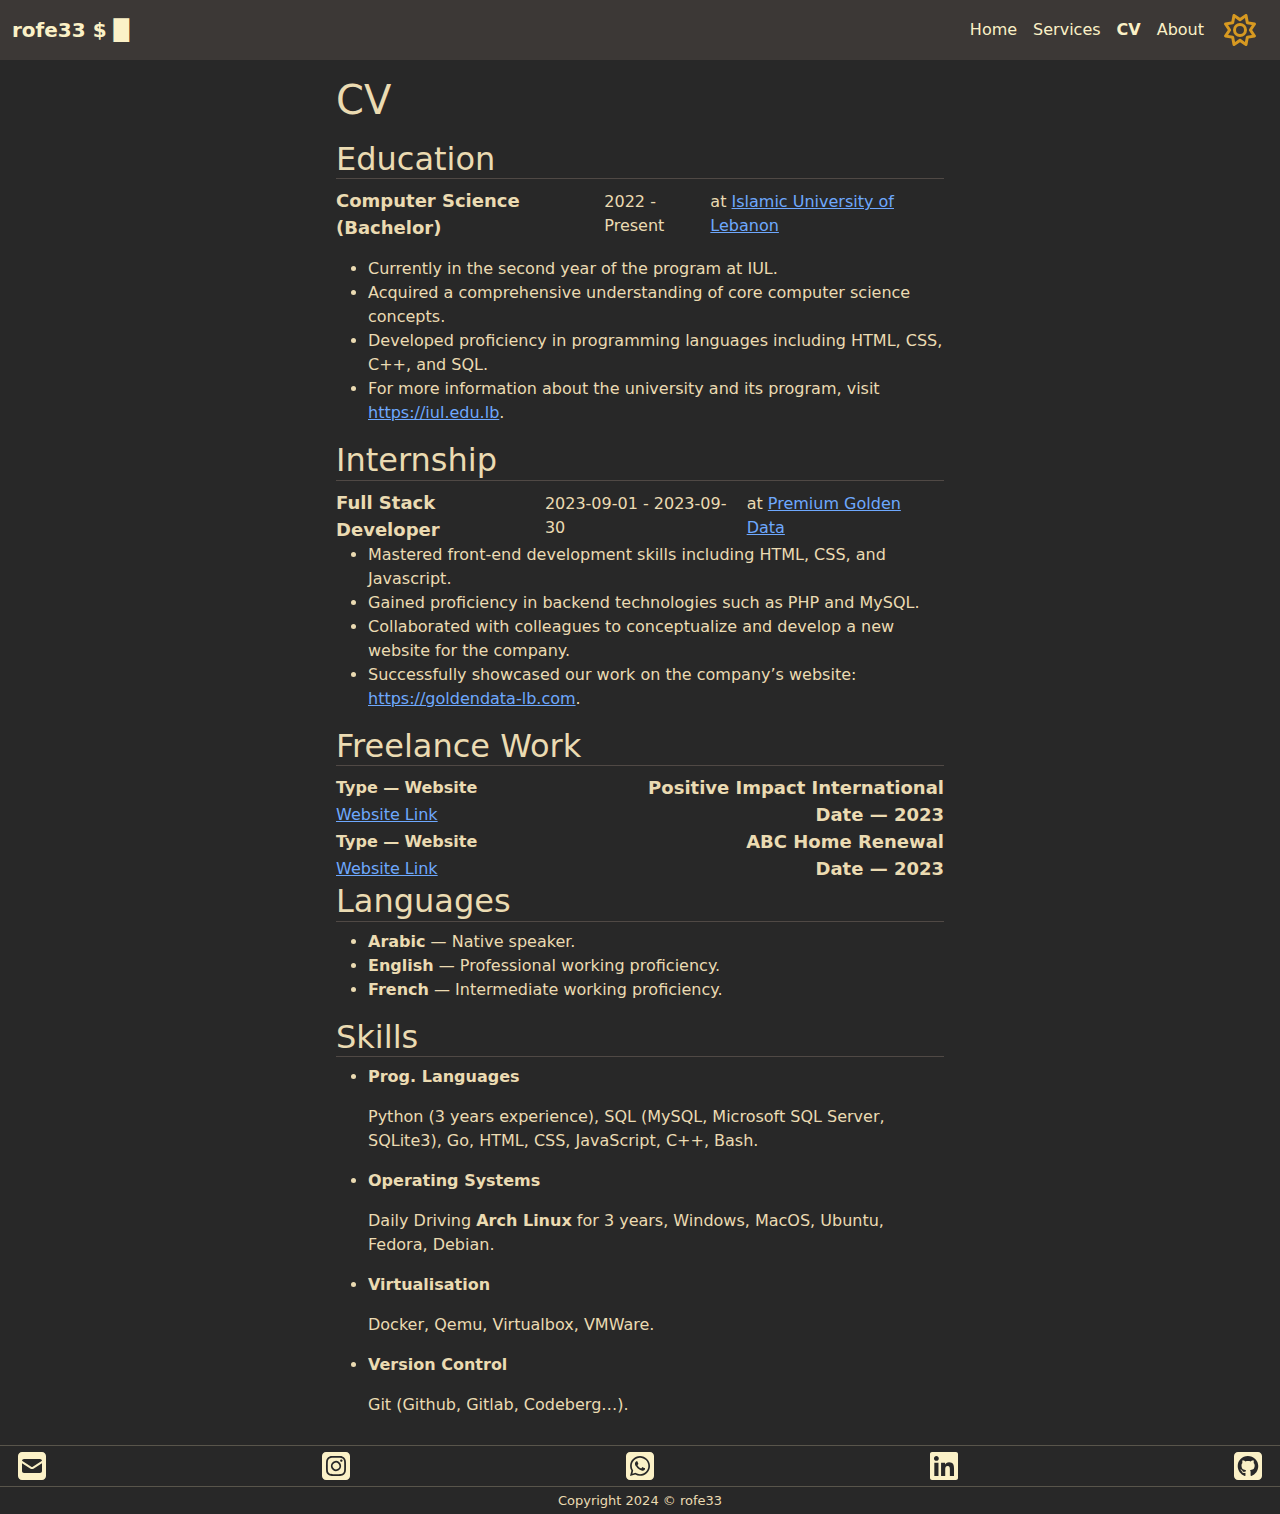
<file: cv/index.html>
<!DOCTYPE html>
<html
  lang="en-us"
  dir="ltr"
  data-bs-theme="dark"
>
  <head>
    <meta charset="utf-8">

<meta http-equiv="X-UA-Compatible" content="IE=edge" />
<meta name="viewport" content="width=device-width, initial-scale=1" />

<title>CV | rofe33</title>

<link rel="apple-touch-icon" sizes="180x180" href="/apple-touch-icon.png">
<link rel="icon" type="image/png" sizes="32x32" href="/favicon-32x32.png">
<link rel="icon" type="image/png" sizes="16x16" href="/favicon-16x16.png">
<link rel="manifest" href="/site.webmanifest">
<link rel="mask-icon" href="/safari-pinned-tab.svg" color="#282828">
<meta name="msapplication-TileColor" content="#282828">
<meta name="theme-color" content="#282828">



<meta property="og:image" content="https://rofe33.github.io/og_image/og_image.png" />
<meta property="og:image:type" content="image/png" />
<meta property="og:image:width" content="1348" />
<meta property="og:image:height" content="627" />


<meta property="og:title" content="rofe33" />
<meta property="og:type" content="website" />
<meta property="og:url" content="https://rofe33.github.io/" />
<meta property="og:description" content="Explore my world of excellence in computer science services. From minimalist code to secure and fast solutions, I prioritize quality and reliability. Discover how my meticulous approach ensures optimal performance while safeguarding your data. Join me to experience innovation and excellence firsthand. Additionally, you can browse through my CV to learn more about my skills and experiences in the field." />

<meta name="description" content="Explore my world of excellence in computer science services. From minimalist code to secure and fast solutions, I prioritize quality and reliability. Discover how my meticulous approach ensures optimal performance while safeguarding your data. Join me to experience innovation and excellence firsthand. Additionally, you can browse through my CV to learn more about my skills and experiences in the field." />



      <link rel="stylesheet" href="/css/style.min.647feeb3032946b9edddbbe36edc55a7df1826d358ecab03b23a08ce18a1ceaf.css" integrity="sha256-ZH/uswMpRrnt3bvjbtxVp98YJtNY7KsDsjoIzhihzq8=" crossorigin="anonymous">


      <script src="/js/main.d6f823d89f61ecb93b323dba83acbdae1d5ec88627067e0a15a46befee5efff0.js" integrity="sha256-1vgj2J9h7Lk7Mj26g6y9rh1eyIYnBn4KFaRr7&#43;5e//A=" crossorigin="anonymous"></script>
      <script src="/js/bootstrap.bundle.f91459c4ca05bd7ce08678de18d78a5d9f5e5c4eaed23d9f6e889c52a12aef5e.js" integrity="sha256-&#43;RRZxMoFvXzghnjeGNeKXZ9eXE6u0j2fboicUqEq714=" crossorigin="anonymous"></script>


  </head>
  <body>
    <div class="page-wrapper">
      <header class="page-header">
        <nav class="navbar navbar-expand-md bg-body-tertiary">
  <div class="container-fluid">
    <a class="navbar-brand" href="https://rofe33.github.io/">
      <span class="header-domain">
        rofe33
      </span>
      <span class="header-chevron">
        $
      </span>
      <span class="header-cursor">
        █
      </span>
    </a>

    <div class="d-flex flex-row align-items-center">
      <button
        class="navbar-toggler"
        type="button"
        data-bs-toggle="offcanvas"
        data-bs-target="#offcanvasNavbar"
        aria-controls="offcanvasNavbar"
        aria-label="Toggle Mobile Menu"
      >
        <span class="navbar-toggler-icon"></span>
      </button>

      <div
        class="offcanvas offcanvas-end"
        tabindex="-1"
        id="offcanvasNavbar"
        aria-labelledby="offcanvasNavbarLabel"
      >
        <div class="offcanvas-header">
          <h5
            class="offcanvas-title"
            id="offcanvasNavbarLabel"
          >
            My Stuff
          </h5>

          <button
            type="button"
            class="btn-close"
            data-bs-dismiss="offcanvas"
            aria-label="Close"
          ></button>
        </div>

        <div class="offcanvas-body">
          
  <ul class="navbar-nav justify-content-end flex-grow-1">
    <li class="nav-item">
      <a class="nav-link" href="/">Home</a>
    </li>
    <li class="nav-item">
      <a class="nav-link" href="/services/">Services</a>
    </li>
    <li class="nav-item">
      <a aria-current="page" class="nav-link active" href="/cv/">CV</a>
    </li>
    <li class="nav-item">
      <a class="nav-link" href="/about/">About</a>
    </li>
  </ul>

        </div>
      </div>

      <button class="btn" type="button" id="theme-switcher">
        <svg id="light-svg" width="32" height="32" version="1.1" viewBox="0 0 8.4667 8.4667" xmlns="http://www.w3.org/2000/svg">
         <g transform="translate(-59.038 -75.523)">
          <path d="m65.251 75.849c-0.0248-0.13228-0.11409-0.24307-0.23811-0.29432-0.12401-0.05127-0.26622-0.03637-0.377 0.03968l-1.3642 0.9392-1.3642-0.94085c-0.11079-0.07607-0.25299-0.09095-0.377-0.03968s-0.2133 0.16204-0.23811 0.29433l-0.29929 1.6287-1.6287 0.30094c-0.13228 0.0248-0.24307 0.11409-0.29433 0.23811-0.05125 0.12401-0.03637 0.26622 0.03968 0.377l0.9392 1.3642-0.94085 1.3642c-0.07607 0.11079-0.09095 0.25299-0.03968 0.377 0.05125 0.12401 0.16204 0.21496 0.29433 0.23811l1.6287 0.29929 0.29929 1.6287c0.0248 0.13228 0.11409 0.24307 0.23811 0.29433 0.12401 0.05125 0.26622 0.03637 0.377-0.03968l1.3658-0.9392 1.3642 0.94085c0.11079 0.07607 0.25299 0.09095 0.377 0.03968 0.12401-0.05125 0.2133-0.16204 0.23811-0.29433l0.29929-1.6287 1.6287-0.29928c0.13228-0.0248 0.24307-0.11409 0.29433-0.23811 0.05125-0.12401 0.03637-0.26622-0.03968-0.377l-0.9392-1.3658 0.94085-1.3642c0.07607-0.11079 0.09095-0.25299 0.03968-0.377-0.05125-0.12401-0.16204-0.2133-0.29433-0.23811l-1.6287-0.29929zm-1.7544 1.4931 1.0847-0.74739 0.23811 1.2947c0.02976 0.16204 0.15708 0.28936 0.31913 0.31913l1.2947 0.23811-0.74739 1.0847c-0.09425 0.13559-0.09425 0.31417 0 0.44976l0.74739 1.0847-1.2947 0.23811c-0.16204 0.02976-0.28936 0.15708-0.31913 0.31913l-0.23811 1.2947-1.0847-0.74739c-0.13559-0.09425-0.31417-0.09425-0.44976 0l-1.0847 0.74739-0.23811-1.2947c-0.02976-0.16204-0.15708-0.28936-0.31913-0.31913l-1.2947-0.23811 0.74739-1.0847c0.09425-0.13559 0.09425-0.31417 0-0.44976l-0.74739-1.0847 1.2947-0.23811c0.16204-0.02976 0.28936-0.15708 0.31913-0.31913l0.23811-1.2947 1.0847 0.74739c0.13559 0.09425 0.31417 0.09425 0.44976 0zm-0.22488 4.2661a1.8519 1.8519 0 1 0 0-3.7039 1.8519 1.8519 0 1 0 0 3.7039zm-1.0582-1.8519a1.0583 1.0583 0 1 1 2.1165 0 1.0583 1.0583 0 1 1-2.1165 0z" fill="#d79921" stroke-width=".26458"/>
         </g>
        </svg>

        <svg class="hidden-svg" id="dark-svg" width="8.4667mm" height="8.4666mm" version="1.1" viewBox="0 0 8.4667 8.4666" xmlns="http://www.w3.org/2000/svg">
         <g transform="translate(-8.0374 33.634)">
          <path d="m9.5167-31.51c-0.021897 0.79162 0.16346 1.5997 0.57768 2.3361 0.94404 1.6783 2.7952 2.4857 4.5487 2.1384-0.17992 0.17056-0.38071 0.32379-0.60262 0.4553-1.6151 0.95711-3.6847 0.38648-4.622-1.2798-0.66372-1.18-0.5795-2.5885 0.099823-3.651zm0.40035-1.7443c-1.8486 1.2896-2.437 3.8464-1.2994 5.8689 1.1916 2.1184 3.8263 2.8474 5.8869 1.6263 0.79754-0.47262 1.3905-1.1665 1.7512-1.9649 0.01918-0.04105 0.03573-0.08282 0.05324-0.12288 0.04541-0.10911 0.08555-0.21967 0.1221-0.33267 0.02193-0.06779 0.04219-0.13461 0.06149-0.20313 0.03622-0.13335-0.0153-0.27636-0.12842-0.3509-0.11312-0.07454-0.26196-0.06626-0.36552 0.02252-0.05595 0.04686-0.11191 0.09372-0.16979 0.13715-0.07861 0.058-0.15985 0.11528-0.24565 0.1684-0.02002 0.01187-0.04171 0.02472-0.06173 0.03658-0.0017 9.86e-4 -0.0033 2e-3 -5e-3 3e-3 -1.617 0.95369-3.6832 0.38108-4.6186-1.2818-0.52789-0.93849-0.58349-2.0221-0.24059-2.9629 8e-3 -0.0253 0.01866-0.04987 0.02835-0.07617 0.03591-0.09435 0.07709-0.18726 0.12186-0.27772 0.03246-0.0649 0.06658-0.13079 0.1043-0.19425 0.06806-0.12025 0.05236-0.27078-0.03818-0.37241-0.09053-0.10163-0.23643-0.13162-0.35901-0.07268-0.06295 0.03045-0.12328 0.06164-0.18431 0.09552-0.04601 0.02498-0.09273 0.05266-0.13778 0.07936-0.05506 0.03263-0.10749 0.06598-0.16158 0.10032-0.037412 0.02445-0.074825 0.04891-0.11127 0.07507z" fill="#d79921" stroke-width=".26458"/>
         </g>
        </svg>
      </button>
    </div>
  </div>
</nav>

      </header>
      <main class="page-body">
        
  <article class="row m-2 cv_template">
    <div class="offset-lg-3 col-lg-6">
      <h1 class="py-2">
        CV
      </h1>
      <div class="">
        <h2 id="education">Education</h2>



  <div class="jr__list jr-education__list">
    
      <div class="jr__item jr-education__item">
        <div class="jr__item-meta-intern">
          <div class="jr-education__area">Computer Science (Bachelor)</div>
          <div class="jr__date-range">
  <span>2022</span>
  <span>-</span>
  <span>Present</span>
</div>

          
            <div class="jr-education__institution">
              <span>at</span>
              
                <a href="https://iul.edu.lb/">Islamic University of Lebanon</a>
              
            </div>
          
        </div>
        <p class="jr-education__score">
          
        </p>
        
          <ul class="jr-education__courses">
            
              <li>Currently in the second year of the program at IUL.</li>
            
              <li>Acquired a comprehensive understanding of core computer science concepts.</li>
            
              <li>Developed proficiency in programming languages including HTML, CSS, C++, and SQL.</li>
            
              <li>For more information about the university and its program, visit <a href="https://iul.edu.lb">https://iul.edu.lb</a>.</li>
            
          </ul>
        
      </div>
    
  </div>



<h2 id="internship">Internship</h2>



  <div class="jr__list jr-education__list">
    
      <div class="jr__item jr-education__item">
        <div class="jr__item-meta-intern">
          <div class="jr-education__area">Full Stack Developer</div>

          <div class="jr__date-range">
  <span>2023-09-01</span>
  <span>-</span>
  <span>2023-09-30</span>
</div>


          
            <div class="jr-education__institution">
              <span>at</span>
              
                <a href="https://goldendata-lb.com/">Premium Golden Data</a>
              
            </div>
          
        </div>

        
          <ul class="jr-education__courses">
            
              <li>Mastered front-end development skills including HTML, CSS, and Javascript.</li>
            
              <li>Gained proficiency in backend technologies such as PHP and MySQL.</li>
            
              <li>Collaborated with colleagues to conceptualize and develop a new website for the company.</li>
            
              <li>Successfully showcased our work on the company&rsquo;s website: <a href="https://goldendata-lb.com">https://goldendata-lb.com</a>.</li>
            
          </ul>
        
      </div>
    
  </div>



<h2 id="freelance-work">Freelance Work</h2>



  <div class="jr__list jr-work__list">
    
      <div class="jr__item jr-work__item">
        <div class="jr__item-meta">
          <div class="jr__date-range">
  <span><strong> Type —</strong></span>
  <span><strong>Website</strong></span>
</div>


          <div class="jr-work__position">Positive Impact International</div>
        </div>
        <div class="jr__item-meta">
          <div class="website-link">
            <a href="https://positiveimpactinternational.org/">Website Link</a>
          </div>
          <div class="jr-work__position">Date — 2023</div>
        </div>
      </div>
    
      <div class="jr__item jr-work__item">
        <div class="jr__item-meta">
          <div class="jr__date-range">
  <span><strong> Type —</strong></span>
  <span><strong>Website</strong></span>
</div>


          <div class="jr-work__position">ABC Home Renewal</div>
        </div>
        <div class="jr__item-meta">
          <div class="website-link">
            <a href="https://abcrenewal.com/">Website Link</a>
          </div>
          <div class="jr-work__position">Date — 2023</div>
        </div>
      </div>
    
  </div>



<h2 id="languages">Languages</h2>



  <div class="jr__list jr-languages__list">
    <ul>
      
        <li class="jr__item jr-languages__item">
          <strong>Arabic</strong>
          — Native speaker.
        </li>
      
        <li class="jr__item jr-languages__item">
          <strong>English</strong>
          — Professional working proficiency.
        </li>
      
        <li class="jr__item jr-languages__item">
          <strong>French</strong>
          — Intermediate working proficiency.
        </li>
      
    </ul>
  </div>



<h2 id="skills">Skills</h2>



  <div class="jr__list jr-skills__list">
    <ul>
      
        <li class="jr__item jr-skills__item">
          <p><strong>Prog. Languages</strong></p>
          
            <p>
              Python (3 years experience), SQL (MySQL, Microsoft SQL Server, SQLite3), Go, HTML, CSS, JavaScript, C++, Bash.
            </p>
          
        </li>
      
        <li class="jr__item jr-skills__item">
          <p><strong>Operating Systems</strong></p>
          
            <p>
              Daily Driving <strong>Arch Linux</strong> for 3 years, Windows, MacOS, Ubuntu, Fedora, Debian.
            </p>
          
        </li>
      
        <li class="jr__item jr-skills__item">
          <p><strong>Virtualisation</strong></p>
          
            <p>
              Docker, Qemu, Virtualbox, VMWare.
            </p>
          
        </li>
      
        <li class="jr__item jr-skills__item">
          <p><strong>Version Control</strong></p>
          
            <p>
              Git (Github, Gitlab, Codeberg&hellip;).
            </p>
          
        </li>
      
    </ul>
  </div>




      </div>
    </div>
  </article>

      </main>
      <footer class="page-footer">
        <hr class="my-1">
<div class="d-flex justify-content-between px-3">
  
  <a href="mailto:r3veal@protonmail.ch" class="social-svgs" target="blank">
    <svg xmlns="http://www.w3.org/2000/svg" height="32px" width="32px" viewBox="0 0 448 512" fill="currentColor">
      
      <path d="M64 32C28.7 32 0 60.7 0 96V416c0 35.3 28.7 64 64 64H384c35.3 0 64-28.7 64-64V96c0-35.3-28.7-64-64-64H64zM218 271.7L64.2 172.4C66 156.4 79.5 144 96 144H352c16.5 0 30 12.4 31.8 28.4L230 271.7c-1.8 1.2-3.9 1.8-6 1.8s-4.2-.6-6-1.8zm29.4 26.9L384 210.4V336c0 17.7-14.3 32-32 32H96c-17.7 0-32-14.3-32-32V210.4l136.6 88.2c7 4.5 15.1 6.9 23.4 6.9s16.4-2.4 23.4-6.9z"/>
    </svg>
  </a>
  

  
  <a href="https://www.instagram.com/rof3.33?igsh=N3N4MDU4M2V5dmE3" class="social-svgs" target="blank">
    <svg xmlns="http://www.w3.org/2000/svg" height="32px" width="32px" viewBox="0 0 448 512" fill="currentColor">
      
      <path d="M194.4 211.7a53.3 53.3 0 1 0 59.3 88.7 53.3 53.3 0 1 0 -59.3-88.7zm142.3-68.4c-5.2-5.2-11.5-9.3-18.4-12c-18.1-7.1-57.6-6.8-83.1-6.5c-4.1 0-7.9 .1-11.2 .1c-3.3 0-7.2 0-11.4-.1c-25.5-.3-64.8-.7-82.9 6.5c-6.9 2.7-13.1 6.8-18.4 12s-9.3 11.5-12 18.4c-7.1 18.1-6.7 57.7-6.5 83.2c0 4.1 .1 7.9 .1 11.1s0 7-.1 11.1c-.2 25.5-.6 65.1 6.5 83.2c2.7 6.9 6.8 13.1 12 18.4s11.5 9.3 18.4 12c18.1 7.1 57.6 6.8 83.1 6.5c4.1 0 7.9-.1 11.2-.1c3.3 0 7.2 0 11.4 .1c25.5 .3 64.8 .7 82.9-6.5c6.9-2.7 13.1-6.8 18.4-12s9.3-11.5 12-18.4c7.2-18 6.8-57.4 6.5-83c0-4.2-.1-8.1-.1-11.4s0-7.1 .1-11.4c.3-25.5 .7-64.9-6.5-83l0 0c-2.7-6.9-6.8-13.1-12-18.4zm-67.1 44.5A82 82 0 1 1 178.4 324.2a82 82 0 1 1 91.1-136.4zm29.2-1.3c-3.1-2.1-5.6-5.1-7.1-8.6s-1.8-7.3-1.1-11.1s2.6-7.1 5.2-9.8s6.1-4.5 9.8-5.2s7.6-.4 11.1 1.1s6.5 3.9 8.6 7s3.2 6.8 3.2 10.6c0 2.5-.5 5-1.4 7.3s-2.4 4.4-4.1 6.2s-3.9 3.2-6.2 4.2s-4.8 1.5-7.3 1.5l0 0c-3.8 0-7.5-1.1-10.6-3.2zM448 96c0-35.3-28.7-64-64-64H64C28.7 32 0 60.7 0 96V416c0 35.3 28.7 64 64 64H384c35.3 0 64-28.7 64-64V96zM357 389c-18.7 18.7-41.4 24.6-67 25.9c-26.4 1.5-105.6 1.5-132 0c-25.6-1.3-48.3-7.2-67-25.9s-24.6-41.4-25.8-67c-1.5-26.4-1.5-105.6 0-132c1.3-25.6 7.1-48.3 25.8-67s41.5-24.6 67-25.8c26.4-1.5 105.6-1.5 132 0c25.6 1.3 48.3 7.1 67 25.8s24.6 41.4 25.8 67c1.5 26.3 1.5 105.4 0 131.9c-1.3 25.6-7.1 48.3-25.8 67z"/>
    </svg>
  </a>
  

  
  <a href="https://wa.me/qr/OMDN4CQCFDJNK1" class="social-svgs" target="blank">
    <svg xmlns="http://www.w3.org/2000/svg" height="32px" width="32px" viewBox="0 0 448 512" fill="currentColor">
      
      <path d="M92.1 254.6c0 24.9 7 49.2 20.2 70.1l3.1 5-13.3 48.6L152 365.2l4.8 2.9c20.2 12 43.4 18.4 67.1 18.4h.1c72.6 0 133.3-59.1 133.3-131.8c0-35.2-15.2-68.3-40.1-93.2c-25-25-58-38.7-93.2-38.7c-72.7 0-131.8 59.1-131.9 131.8zM274.8 330c-12.6 1.9-22.4 .9-47.5-9.9c-36.8-15.9-61.8-51.5-66.9-58.7c-.4-.6-.7-.9-.8-1.1c-2-2.6-16.2-21.5-16.2-41c0-18.4 9-27.9 13.2-32.3c.3-.3 .5-.5 .7-.8c3.6-4 7.9-5 10.6-5c2.6 0 5.3 0 7.6 .1c.3 0 .5 0 .8 0c2.3 0 5.2 0 8.1 6.8c1.2 2.9 3 7.3 4.9 11.8c3.3 8 6.7 16.3 7.3 17.6c1 2 1.7 4.3 .3 6.9c-3.4 6.8-6.9 10.4-9.3 13c-3.1 3.2-4.5 4.7-2.3 8.6c15.3 26.3 30.6 35.4 53.9 47.1c4 2 6.3 1.7 8.6-1c2.3-2.6 9.9-11.6 12.5-15.5c2.6-4 5.3-3.3 8.9-2s23.1 10.9 27.1 12.9c.8 .4 1.5 .7 2.1 1c2.8 1.4 4.7 2.3 5.5 3.6c.9 1.9 .9 9.9-2.4 19.1c-3.3 9.3-19.1 17.7-26.7 18.8zM448 96c0-35.3-28.7-64-64-64H64C28.7 32 0 60.7 0 96V416c0 35.3 28.7 64 64 64H384c35.3 0 64-28.7 64-64V96zM148.1 393.9L64 416l22.5-82.2c-13.9-24-21.2-51.3-21.2-79.3C65.4 167.1 136.5 96 223.9 96c42.4 0 82.2 16.5 112.2 46.5c29.9 30 47.9 69.8 47.9 112.2c0 87.4-72.7 158.5-160.1 158.5c-26.6 0-52.7-6.7-75.8-19.3z"/>
    </svg>
  </a>
  

  
  <a href="https://www.linkedin.com/in/rofe33/" class="social-svgs" target="blank">
    <svg xmlns="http://www.w3.org/2000/svg" height="32px" width="32px" viewBox="0 0 448 512" fill="currentColor">
      
      <path d="M416 32H31.9C14.3 32 0 46.5 0 64.3v383.4C0 465.5 14.3 480 31.9 480H416c17.6 0 32-14.5 32-32.3V64.3c0-17.8-14.4-32.3-32-32.3zM135.4 416H69V202.2h66.5V416zm-33.2-243c-21.3 0-38.5-17.3-38.5-38.5S80.9 96 102.2 96c21.2 0 38.5 17.3 38.5 38.5 0 21.3-17.2 38.5-38.5 38.5zm282.1 243h-66.4V312c0-24.8-.5-56.7-34.5-56.7-34.6 0-39.9 27-39.9 54.9V416h-66.4V202.2h63.7v29.2h.9c8.9-16.8 30.6-34.5 62.9-34.5 67.2 0 79.7 44.3 79.7 101.9V416z"/>
    </svg>
  </a>
  

  
  <a href="https://github.com/rofe33/" class="social-svgs" target="blank">
    <svg xmlns="http://www.w3.org/2000/svg" height="32px" width="32px" viewBox="0 0 448 512" fill="currentColor">
      
    <path d="M448 96c0-35.3-28.7-64-64-64H64C28.7 32 0 60.7 0 96V416c0 35.3 28.7 64 64 64H384c35.3 0 64-28.7 64-64V96zM265.8 407.7c0-1.8 0-6 .1-11.6c.1-11.4 .1-28.8 .1-43.7c0-15.6-5.2-25.5-11.3-30.7c37-4.1 76-9.2 76-73.1c0-18.2-6.5-27.3-17.1-39c1.7-4.3 7.4-22-1.7-45c-13.9-4.3-45.7 17.9-45.7 17.9c-13.2-3.7-27.5-5.6-41.6-5.6s-28.4 1.9-41.6 5.6c0 0-31.8-22.2-45.7-17.9c-9.1 22.9-3.5 40.6-1.7 45c-10.6 11.7-15.6 20.8-15.6 39c0 63.6 37.3 69 74.3 73.1c-4.8 4.3-9.1 11.7-10.6 22.3c-9.5 4.3-33.8 11.7-48.3-13.9c-9.1-15.8-25.5-17.1-25.5-17.1c-16.2-.2-1.1 10.2-1.1 10.2c10.8 5 18.4 24.2 18.4 24.2c9.7 29.7 56.1 19.7 56.1 19.7c0 9 .1 21.7 .1 30.6c0 4.8 .1 8.6 .1 10c0 4.3-3 9.5-11.5 8C106 393.6 59.8 330.8 59.8 257.4c0-91.8 70.2-161.5 162-161.5s166.2 69.7 166.2 161.5c.1 73.4-44.7 136.3-110.7 158.3c-8.4 1.5-11.5-3.7-11.5-8zm-90.5-54.8c-.2-1.5 1.1-2.8 3-3.2c1.9-.2 3.7 .6 3.9 1.9c.3 1.3-1 2.6-3 3c-1.9 .4-3.7-.4-3.9-1.7zm-9.1 3.2c-2.2 .2-3.7-.9-3.7-2.4c0-1.3 1.5-2.4 3.5-2.4c1.9-.2 3.7 .9 3.7 2.4c0 1.3-1.5 2.4-3.5 2.4zm-14.3-2.2c-1.9-.4-3.2-1.9-2.8-3.2s2.4-1.9 4.1-1.5c2 .6 3.3 2.1 2.8 3.4c-.4 1.3-2.4 1.9-4.1 1.3zm-12.5-7.3c-1.5-1.3-1.9-3.2-.9-4.1c.9-1.1 2.8-.9 4.3 .6c1.3 1.3 1.8 3.3 .9 4.1c-.9 1.1-2.8 .9-4.3-.6zm-8.5-10c-1.1-1.5-1.1-3.2 0-3.9c1.1-.9 2.8-.2 3.7 1.3c1.1 1.5 1.1 3.3 0 4.1c-.9 .6-2.6 0-3.7-1.5zm-6.3-8.8c-1.1-1.3-1.3-2.8-.4-3.5c.9-.9 2.4-.4 3.5 .6c1.1 1.3 1.3 2.8 .4 3.5c-.9 .9-2.4 .4-3.5-.6zm-6-6.4c-1.3-.6-1.9-1.7-1.5-2.6c.4-.6 1.5-.9 2.8-.4c1.3 .7 1.9 1.8 1.5 2.6c-.4 .9-1.7 1.1-2.8 .4z"/>
    </svg>
  </a>
  
</div>
<hr class="my-1">
<p class="footer-text mb-1">
  Copyright 2024 &copy; rofe33
</p>

      </footer>
    </div>
  </body>
</html>
</file>
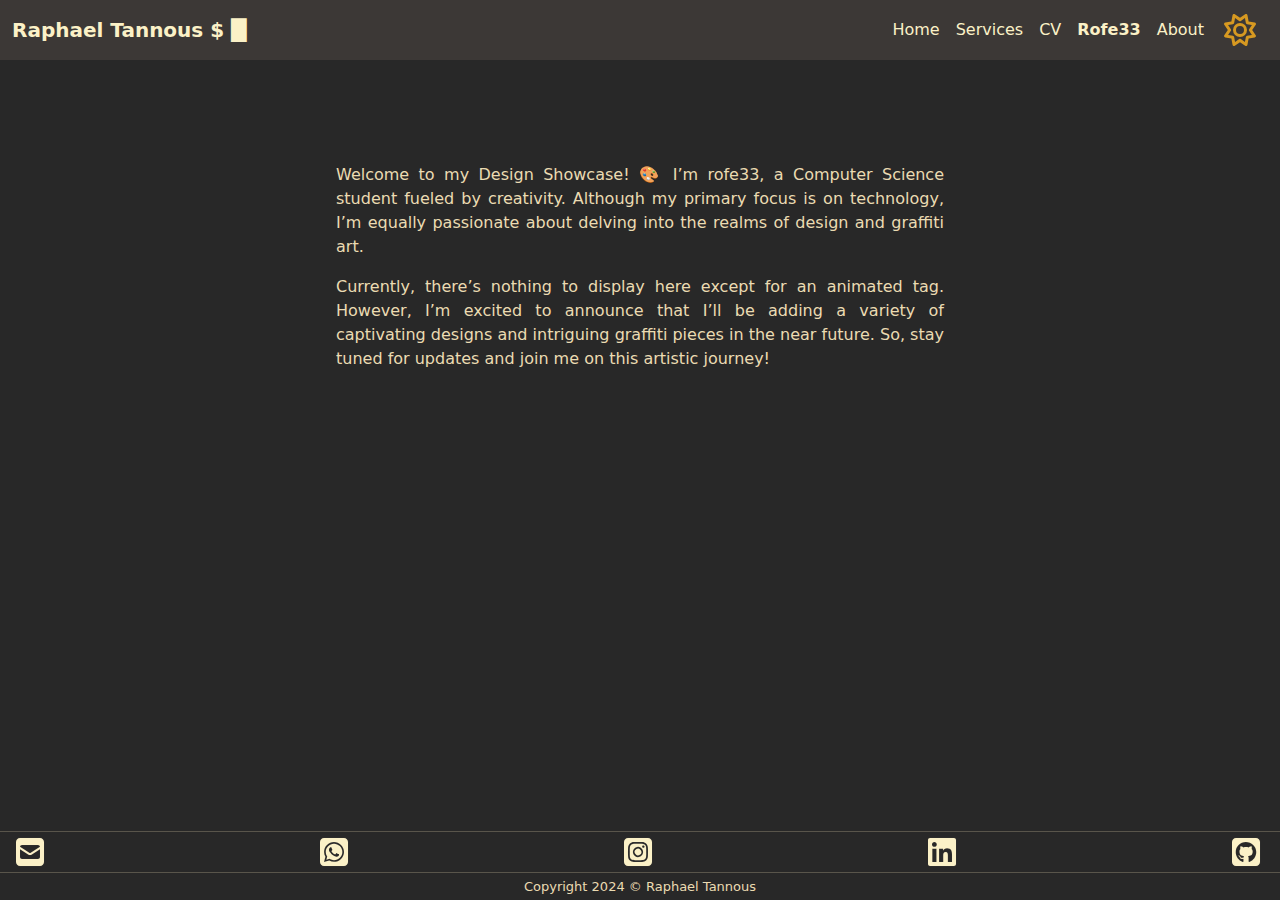
<file: rofe33/index.html>
<!DOCTYPE html>
<html
  lang="en-us"
  dir="ltr"
  data-bs-theme="dark"
>
  <head>
    <meta charset="utf-8">

<meta http-equiv="X-UA-Compatible" content="IE=edge" />
<meta name="viewport" content="width=device-width, initial-scale=1" />

<title>Rofe33 | Raphael Tannous</title>

<link rel="apple-touch-icon" sizes="180x180" href="/apple-touch-icon.png">
<link rel="icon" type="image/png" sizes="32x32" href="/favicon-32x32.png">
<link rel="icon" type="image/png" sizes="16x16" href="/favicon-16x16.png">
<link rel="manifest" href="/site.webmanifest">
<link rel="mask-icon" href="/safari-pinned-tab.svg" color="#282828">
<meta name="msapplication-TileColor" content="#282828">
<meta name="theme-color" content="#282828">



<meta property="og:image" content="https://rofe33.github.io/og_image/og_image.png" />
<meta property="og:image:type" content="image/png" />
<meta property="og:image:width" content="1348" />
<meta property="og:image:height" content="627" />


<meta property="og:title" content="Raphael Tannous" />
<meta property="og:type" content="website" />
<meta property="og:url" content="https://rofe33.github.io/" />
<meta property="og:description" content="Explore my world of excellence in computer science services. From minimalist code to secure and fast solutions, I prioritize quality and reliability. Discover how my meticulous approach ensures optimal performance while safeguarding your data. Join me to experience innovation and excellence firsthand. Additionally, you can browse through my CV to learn more about my skills and experiences in the field." />

<meta name="description" content="Explore my world of excellence in computer science services. From minimalist code to secure and fast solutions, I prioritize quality and reliability. Discover how my meticulous approach ensures optimal performance while safeguarding your data. Join me to experience innovation and excellence firsthand. Additionally, you can browse through my CV to learn more about my skills and experiences in the field." />



      <link rel="stylesheet" href="/css/style.min.30b215d9e651cc2aa3e60349359094a9a6d9dc0f7bd7d872f1489da4fa291f4d.css" integrity="sha256-MLIV2eZRzCqj5gNJNZCUqabZ3A9719hy8UidpPopH00=" crossorigin="anonymous">


      <script src="/js/main.d6f823d89f61ecb93b323dba83acbdae1d5ec88627067e0a15a46befee5efff0.js" integrity="sha256-1vgj2J9h7Lk7Mj26g6y9rh1eyIYnBn4KFaRr7&#43;5e//A=" crossorigin="anonymous"></script>
      <script src="/js/bootstrap.bundle.2dc8e124d439032ce73e1fe24f456ade073f29c3c7b1481e819f4abf26e2be45.js" integrity="sha256-LcjhJNQ5AyznPh/iT0Vq3gc/KcPHsUgegZ9KvybivkU=" crossorigin="anonymous"></script>


  </head>
  <body>
    <div class="page-wrapper">
      <header class="page-header">
        <nav class="navbar navbar-expand-md bg-body-tertiary">
  <div class="container-fluid">
    <a class="navbar-brand" href="https://rofe33.github.io/">
      <span class="header-domain">
        Raphael Tannous
      </span>
      <span class="header-chevron">
        $
      </span>
      <span class="header-cursor">
        █
      </span>
    </a>

    <div class="d-flex flex-row align-items-center">
      <button
        class="navbar-toggler"
        type="button"
        data-bs-toggle="offcanvas"
        data-bs-target="#offcanvasNavbar"
        aria-controls="offcanvasNavbar"
        aria-label="Toggle Mobile Menu"
      >
        <span class="navbar-toggler-icon"></span>
      </button>

      <div
        class="offcanvas offcanvas-end"
        tabindex="-1"
        id="offcanvasNavbar"
        aria-labelledby="offcanvasNavbarLabel"
      >
        <div class="offcanvas-header">
          <h5
            class="offcanvas-title"
            id="offcanvasNavbarLabel"
          >
            My Stuff
          </h5>

          <button
            type="button"
            class="btn-close"
            data-bs-dismiss="offcanvas"
            aria-label="Close"
          ></button>
        </div>

        <div class="offcanvas-body">
          
  <ul class="navbar-nav justify-content-end flex-grow-1">
    <li class="nav-item">
      <a class="nav-link" href="/">Home</a>
    </li>
    <li class="nav-item">
      <a class="nav-link" href="/services/">Services</a>
    </li>
    <li class="nav-item">
      <a class="nav-link" href="/cv/">CV</a>
    </li>
    <li class="nav-item">
      <a aria-current="page" class="nav-link active" href="/rofe33/">Rofe33</a>
    </li>
    <li class="nav-item">
      <a class="nav-link" href="/about/">About</a>
    </li>
  </ul>

        </div>
      </div>

      <button class="btn" type="button" id="theme-switcher">
        <svg id="light-svg" width="32" height="32" version="1.1" viewBox="0 0 8.4667 8.4667" xmlns="http://www.w3.org/2000/svg">
         <g transform="translate(-59.038 -75.523)">
          <path d="m65.251 75.849c-0.0248-0.13228-0.11409-0.24307-0.23811-0.29432-0.12401-0.05127-0.26622-0.03637-0.377 0.03968l-1.3642 0.9392-1.3642-0.94085c-0.11079-0.07607-0.25299-0.09095-0.377-0.03968s-0.2133 0.16204-0.23811 0.29433l-0.29929 1.6287-1.6287 0.30094c-0.13228 0.0248-0.24307 0.11409-0.29433 0.23811-0.05125 0.12401-0.03637 0.26622 0.03968 0.377l0.9392 1.3642-0.94085 1.3642c-0.07607 0.11079-0.09095 0.25299-0.03968 0.377 0.05125 0.12401 0.16204 0.21496 0.29433 0.23811l1.6287 0.29929 0.29929 1.6287c0.0248 0.13228 0.11409 0.24307 0.23811 0.29433 0.12401 0.05125 0.26622 0.03637 0.377-0.03968l1.3658-0.9392 1.3642 0.94085c0.11079 0.07607 0.25299 0.09095 0.377 0.03968 0.12401-0.05125 0.2133-0.16204 0.23811-0.29433l0.29929-1.6287 1.6287-0.29928c0.13228-0.0248 0.24307-0.11409 0.29433-0.23811 0.05125-0.12401 0.03637-0.26622-0.03968-0.377l-0.9392-1.3658 0.94085-1.3642c0.07607-0.11079 0.09095-0.25299 0.03968-0.377-0.05125-0.12401-0.16204-0.2133-0.29433-0.23811l-1.6287-0.29929zm-1.7544 1.4931 1.0847-0.74739 0.23811 1.2947c0.02976 0.16204 0.15708 0.28936 0.31913 0.31913l1.2947 0.23811-0.74739 1.0847c-0.09425 0.13559-0.09425 0.31417 0 0.44976l0.74739 1.0847-1.2947 0.23811c-0.16204 0.02976-0.28936 0.15708-0.31913 0.31913l-0.23811 1.2947-1.0847-0.74739c-0.13559-0.09425-0.31417-0.09425-0.44976 0l-1.0847 0.74739-0.23811-1.2947c-0.02976-0.16204-0.15708-0.28936-0.31913-0.31913l-1.2947-0.23811 0.74739-1.0847c0.09425-0.13559 0.09425-0.31417 0-0.44976l-0.74739-1.0847 1.2947-0.23811c0.16204-0.02976 0.28936-0.15708 0.31913-0.31913l0.23811-1.2947 1.0847 0.74739c0.13559 0.09425 0.31417 0.09425 0.44976 0zm-0.22488 4.2661a1.8519 1.8519 0 1 0 0-3.7039 1.8519 1.8519 0 1 0 0 3.7039zm-1.0582-1.8519a1.0583 1.0583 0 1 1 2.1165 0 1.0583 1.0583 0 1 1-2.1165 0z" fill="#d79921" stroke-width=".26458"/>
         </g>
        </svg>

        <svg class="hidden-svg" id="dark-svg" width="8.4667mm" height="8.4666mm" version="1.1" viewBox="0 0 8.4667 8.4666" xmlns="http://www.w3.org/2000/svg">
         <g transform="translate(-8.0374 33.634)">
          <path d="m9.5167-31.51c-0.021897 0.79162 0.16346 1.5997 0.57768 2.3361 0.94404 1.6783 2.7952 2.4857 4.5487 2.1384-0.17992 0.17056-0.38071 0.32379-0.60262 0.4553-1.6151 0.95711-3.6847 0.38648-4.622-1.2798-0.66372-1.18-0.5795-2.5885 0.099823-3.651zm0.40035-1.7443c-1.8486 1.2896-2.437 3.8464-1.2994 5.8689 1.1916 2.1184 3.8263 2.8474 5.8869 1.6263 0.79754-0.47262 1.3905-1.1665 1.7512-1.9649 0.01918-0.04105 0.03573-0.08282 0.05324-0.12288 0.04541-0.10911 0.08555-0.21967 0.1221-0.33267 0.02193-0.06779 0.04219-0.13461 0.06149-0.20313 0.03622-0.13335-0.0153-0.27636-0.12842-0.3509-0.11312-0.07454-0.26196-0.06626-0.36552 0.02252-0.05595 0.04686-0.11191 0.09372-0.16979 0.13715-0.07861 0.058-0.15985 0.11528-0.24565 0.1684-0.02002 0.01187-0.04171 0.02472-0.06173 0.03658-0.0017 9.86e-4 -0.0033 2e-3 -5e-3 3e-3 -1.617 0.95369-3.6832 0.38108-4.6186-1.2818-0.52789-0.93849-0.58349-2.0221-0.24059-2.9629 8e-3 -0.0253 0.01866-0.04987 0.02835-0.07617 0.03591-0.09435 0.07709-0.18726 0.12186-0.27772 0.03246-0.0649 0.06658-0.13079 0.1043-0.19425 0.06806-0.12025 0.05236-0.27078-0.03818-0.37241-0.09053-0.10163-0.23643-0.13162-0.35901-0.07268-0.06295 0.03045-0.12328 0.06164-0.18431 0.09552-0.04601 0.02498-0.09273 0.05266-0.13778 0.07936-0.05506 0.03263-0.10749 0.06598-0.16158 0.10032-0.037412 0.02445-0.074825 0.04891-0.11127 0.07507z" fill="#d79921" stroke-width=".26458"/>
         </g>
        </svg>
      </button>
    </div>
  </div>
</nav>

      </header>
      <main class="page-body">
        
<article class="row m-2">
  <div class="d-flex justify-content-center my-2">
    <svg width="358.88" height="63.288" version="1.1" viewBox="0 0 94.954 16.745" xmlns="http://www.w3.org/2000/svg">
     <g fill="none" stroke-linecap="round" stroke-linejoin="round" stroke="currentColor" stroke-width=".79376">
      <g transform="translate(-4.0038 -131.28)" stroke="currentColor">
       <path id="animated-path" d="m27.224 147.63c-4.394-0.89223-15.352-5.422-14.63-9.577 0.9351-5.3809 15.148-6.3306 16.246-5.7826 3.904 1.9471-9.5694 12.639-11.77 14.061-0.0084 0.0131-0.011-0.0357 0-0.0467 0 0 14.803-11.926 15.324-8.6344 0.43899 2.7738-1.1805 6.8988-1.5285 8.4939" stroke-width=".79375"/>
       <path id="animated-path-2" d="m44.803 147.13s-11.196-4.83-11.485-6.3572c-0.31056-1.6407 18.61-2.3826 18.413-1.2608-0.11883 0.67457-16.636 7.7527-16.636 7.7527-2.2812 0.92262 5.4624-14.339 7.107-14.264 1.8016 0.0821 2.3064 13.848 5.2885 14.119 4.551-0.0465 12.917-0.34217 13.77-0.0682 0.69079 0.22197-1.222-7.8162-0.56355-14.362 0.04169-0.41445-12.673 0.74806-12.673 0.74806" stroke-width=".79376"/>
       <path id="animated-path-3" d="m54.442 136.88c0.11156 2.1798 0.35122 5.1061 0.45708 5.8992" stroke-width=".79376"/>
      </g>

      <path id="animated-path-4" d="m63.325 16.335c-4.7595-5.5131-6.4206-13.152-5.3142-13.786 4.643-2.6608 14.249-2.7526 13.567-0.83362-0.60689 1.7067-0.66701 4.0574-0.66701 4.0574"/>
      <path id="animated-path-5" d="m58.445 11.283c2.8079-1.9293 7.9707-5.2947 7.8209-4.4999-0.26904 1.4275-0.2733 2.1106-0.35714 3.0938"/>
      <path id="animated-path-6" d="m82.393 4.9294s-2.1485-4.6808-3.3401-4.2701c-1.1916 0.41073-4.1694 5.2168-3.6535 6.2874 0.42108 0.87381 7.0089 0.64235 7.8879 1.0737s-17.821 5.4695-17.424 6.6632 19.41 1.863 21.073 0.70366c1.0296-0.71751-2.0217-1.9295-2.0217-1.9295"/>
      <path id="animated-path-7" d="m84.589 2.843s2.316-0.77493 4.2619 0.056972c0.57187 0.24449-1.6982 1.302-2.0421 1.6413-0.34391 0.33923 2.0197 0.77603 2.9202 1.5147 0.9617 0.78883-3.5946 1.0013-3.5946 1.0013"/>
      <path id="animated-path-8" d="m89.287 4.5233s2.316-0.77493 4.2619 0.056972c0.57187 0.24449-1.6982 1.302-2.0421 1.6413-0.34391 0.33923 2.0197 0.77603 2.9202 1.5147 0.9617 0.78883-3.5946 1.0013-3.5946 1.0013"/>
      <path id="animated-path-9" d="m0.39688 12.493c1.6672-1.383 5.0231-2.746 6.573-3.0587"/>
      <path id="animated-path-10" d="m2.4774 15.287c1.6672-1.383 5.0231-2.746 6.573-3.0587"/>
     </g>
    </svg>
  </div>

  <div class="offset-lg-3 col-lg-6 my-3">
    <div class="justify-text">
      <p>Welcome to my Design  Showcase! 🎨 I&rsquo;m rofe33, a
Computer  Science  student fueled  by  creativity.
Although my  primary focus  is on  technology, I&rsquo;m
equally passionate  about delving into  the realms
of design and graffiti art.</p>
<p>Currently, there&rsquo;s nothing  to display here except
for  an  animated  tag. However,  I&rsquo;m  excited  to
announce  that   I&rsquo;ll  be  adding  a   variety  of
captivating designs and intriguing graffiti pieces
in the near future. So, stay tuned for updates and
join me on this artistic journey!</p>

    </div>
  </div>
</article>

      </main>
      <footer class="page-footer">
        <hr class="my-1">

<div class="d-flex justify-content-between px-3">
        <a class="social-svgs" href="mailto://r3veal@protonmail.ch" target="blank">
        <svg
  version="1.1"
    viewBox="0 0 512 512"
  xmlns="http://www.w3.org/2000/svg"
    width="32px"
    height="32px"
    fill="currentColor"
    stroke="currentColor"
><!--!Font Awesome Free 6.5.1 by @fontawesome - https://fontawesome.com License - https://fontawesome.com/license/free Copyright 2024 Fonticons, Inc.--><path
    d="M64 32C28.7 32 0 60.7 0 96V416c0 35.3 28.7 64 64 64H384c35.3 0 64-28.7 64-64V96c0-35.3-28.7-64-64-64H64zM218 271.7L64.2 172.4C66 156.4 79.5 144 96 144H352c16.5 0 30 12.4 31.8 28.4L230 271.7c-1.8 1.2-3.9 1.8-6 1.8s-4.2-.6-6-1.8zm29.4 26.9L384 210.4V336c0 17.7-14.3 32-32 32H96c-17.7 0-32-14.3-32-32V210.4l136.6 88.2c7 4.5 15.1 6.9 23.4 6.9s16.4-2.4 23.4-6.9z"
    /></svg>
</a>
        <a class="social-svgs" href="https://wa.me/qr/OMDN4CQCFDJNK1" target="blank">
        <svg
  version="1.1"
    viewBox="0 0 512 512"
  xmlns="http://www.w3.org/2000/svg"
    width="32px"
    height="32px"
    fill="currentColor"
    stroke="currentColor"
><!--!Font Awesome Free 6.5.1 by @fontawesome - https://fontawesome.com License - https://fontawesome.com/license/free Copyright 2024 Fonticons, Inc.--><path
    d="M92.1 254.6c0 24.9 7 49.2 20.2 70.1l3.1 5-13.3 48.6L152 365.2l4.8 2.9c20.2 12 43.4 18.4 67.1 18.4h.1c72.6 0 133.3-59.1 133.3-131.8c0-35.2-15.2-68.3-40.1-93.2c-25-25-58-38.7-93.2-38.7c-72.7 0-131.8 59.1-131.9 131.8zM274.8 330c-12.6 1.9-22.4 .9-47.5-9.9c-36.8-15.9-61.8-51.5-66.9-58.7c-.4-.6-.7-.9-.8-1.1c-2-2.6-16.2-21.5-16.2-41c0-18.4 9-27.9 13.2-32.3c.3-.3 .5-.5 .7-.8c3.6-4 7.9-5 10.6-5c2.6 0 5.3 0 7.6 .1c.3 0 .5 0 .8 0c2.3 0 5.2 0 8.1 6.8c1.2 2.9 3 7.3 4.9 11.8c3.3 8 6.7 16.3 7.3 17.6c1 2 1.7 4.3 .3 6.9c-3.4 6.8-6.9 10.4-9.3 13c-3.1 3.2-4.5 4.7-2.3 8.6c15.3 26.3 30.6 35.4 53.9 47.1c4 2 6.3 1.7 8.6-1c2.3-2.6 9.9-11.6 12.5-15.5c2.6-4 5.3-3.3 8.9-2s23.1 10.9 27.1 12.9c.8 .4 1.5 .7 2.1 1c2.8 1.4 4.7 2.3 5.5 3.6c.9 1.9 .9 9.9-2.4 19.1c-3.3 9.3-19.1 17.7-26.7 18.8zM448 96c0-35.3-28.7-64-64-64H64C28.7 32 0 60.7 0 96V416c0 35.3 28.7 64 64 64H384c35.3 0 64-28.7 64-64V96zM148.1 393.9L64 416l22.5-82.2c-13.9-24-21.2-51.3-21.2-79.3C65.4 167.1 136.5 96 223.9 96c42.4 0 82.2 16.5 112.2 46.5c29.9 30 47.9 69.8 47.9 112.2c0 87.4-72.7 158.5-160.1 158.5c-26.6 0-52.7-6.7-75.8-19.3z"
    /></svg>
</a>
        <a class="social-svgs" href="https://www.instagram.com/rof3.33?igsh=N3N4MDU4M2V5dmE3" target="blank">
        <svg
  version="1.1"
    viewBox="0 0 512 512"
  xmlns="http://www.w3.org/2000/svg"
    width="32px"
    height="32px"
    fill="currentColor"
    stroke="currentColor"
><!--!Font Awesome Free 6.5.1 by @fontawesome - https://fontawesome.com License - https://fontawesome.com/license/free Copyright 2024 Fonticons, Inc.--><path
    d="M194.4 211.7a53.3 53.3 0 1 0 59.3 88.7 53.3 53.3 0 1 0 -59.3-88.7zm142.3-68.4c-5.2-5.2-11.5-9.3-18.4-12c-18.1-7.1-57.6-6.8-83.1-6.5c-4.1 0-7.9 .1-11.2 .1c-3.3 0-7.2 0-11.4-.1c-25.5-.3-64.8-.7-82.9 6.5c-6.9 2.7-13.1 6.8-18.4 12s-9.3 11.5-12 18.4c-7.1 18.1-6.7 57.7-6.5 83.2c0 4.1 .1 7.9 .1 11.1s0 7-.1 11.1c-.2 25.5-.6 65.1 6.5 83.2c2.7 6.9 6.8 13.1 12 18.4s11.5 9.3 18.4 12c18.1 7.1 57.6 6.8 83.1 6.5c4.1 0 7.9-.1 11.2-.1c3.3 0 7.2 0 11.4 .1c25.5 .3 64.8 .7 82.9-6.5c6.9-2.7 13.1-6.8 18.4-12s9.3-11.5 12-18.4c7.2-18 6.8-57.4 6.5-83c0-4.2-.1-8.1-.1-11.4s0-7.1 .1-11.4c.3-25.5 .7-64.9-6.5-83l0 0c-2.7-6.9-6.8-13.1-12-18.4zm-67.1 44.5A82 82 0 1 1 178.4 324.2a82 82 0 1 1 91.1-136.4zm29.2-1.3c-3.1-2.1-5.6-5.1-7.1-8.6s-1.8-7.3-1.1-11.1s2.6-7.1 5.2-9.8s6.1-4.5 9.8-5.2s7.6-.4 11.1 1.1s6.5 3.9 8.6 7s3.2 6.8 3.2 10.6c0 2.5-.5 5-1.4 7.3s-2.4 4.4-4.1 6.2s-3.9 3.2-6.2 4.2s-4.8 1.5-7.3 1.5l0 0c-3.8 0-7.5-1.1-10.6-3.2zM448 96c0-35.3-28.7-64-64-64H64C28.7 32 0 60.7 0 96V416c0 35.3 28.7 64 64 64H384c35.3 0 64-28.7 64-64V96zM357 389c-18.7 18.7-41.4 24.6-67 25.9c-26.4 1.5-105.6 1.5-132 0c-25.6-1.3-48.3-7.2-67-25.9s-24.6-41.4-25.8-67c-1.5-26.4-1.5-105.6 0-132c1.3-25.6 7.1-48.3 25.8-67s41.5-24.6 67-25.8c26.4-1.5 105.6-1.5 132 0c25.6 1.3 48.3 7.1 67 25.8s24.6 41.4 25.8 67c1.5 26.3 1.5 105.4 0 131.9c-1.3 25.6-7.1 48.3-25.8 67z"
    /></svg>
</a>
        <a class="social-svgs" href="https://www.linkedin.com/in/rofe33/" target="blank">
        <svg
  version="1.1"
    viewBox="0 0 512 512"
  xmlns="http://www.w3.org/2000/svg"
    width="32px"
    height="32px"
    fill="currentColor"
    stroke="currentColor"
><!--!Font Awesome Free 6.5.1 by @fontawesome - https://fontawesome.com License - https://fontawesome.com/license/free Copyright 2024 Fonticons, Inc.--><path
    d="M416 32H31.9C14.3 32 0 46.5 0 64.3v383.4C0 465.5 14.3 480 31.9 480H416c17.6 0 32-14.5 32-32.3V64.3c0-17.8-14.4-32.3-32-32.3zM135.4 416H69V202.2h66.5V416zm-33.2-243c-21.3 0-38.5-17.3-38.5-38.5S80.9 96 102.2 96c21.2 0 38.5 17.3 38.5 38.5 0 21.3-17.2 38.5-38.5 38.5zm282.1 243h-66.4V312c0-24.8-.5-56.7-34.5-56.7-34.6 0-39.9 27-39.9 54.9V416h-66.4V202.2h63.7v29.2h.9c8.9-16.8 30.6-34.5 62.9-34.5 67.2 0 79.7 44.3 79.7 101.9V416z"
    /></svg>
</a>
        <a class="social-svgs" href="https://rofe33.github.io/" target="blank">
        <svg
  version="1.1"
    viewBox="0 0 512 512"
  xmlns="http://www.w3.org/2000/svg"
    width="32px"
    height="32px"
    fill="currentColor"
    stroke="currentColor"
><!--!Font Awesome Free 6.5.1 by @fontawesome - https://fontawesome.com License - https://fontawesome.com/license/free Copyright 2024 Fonticons, Inc.--><path
    d="M448 96c0-35.3-28.7-64-64-64H64C28.7 32 0 60.7 0 96V416c0 35.3 28.7 64 64 64H384c35.3 0 64-28.7 64-64V96zM265.8 407.7c0-1.8 0-6 .1-11.6c.1-11.4 .1-28.8 .1-43.7c0-15.6-5.2-25.5-11.3-30.7c37-4.1 76-9.2 76-73.1c0-18.2-6.5-27.3-17.1-39c1.7-4.3 7.4-22-1.7-45c-13.9-4.3-45.7 17.9-45.7 17.9c-13.2-3.7-27.5-5.6-41.6-5.6s-28.4 1.9-41.6 5.6c0 0-31.8-22.2-45.7-17.9c-9.1 22.9-3.5 40.6-1.7 45c-10.6 11.7-15.6 20.8-15.6 39c0 63.6 37.3 69 74.3 73.1c-4.8 4.3-9.1 11.7-10.6 22.3c-9.5 4.3-33.8 11.7-48.3-13.9c-9.1-15.8-25.5-17.1-25.5-17.1c-16.2-.2-1.1 10.2-1.1 10.2c10.8 5 18.4 24.2 18.4 24.2c9.7 29.7 56.1 19.7 56.1 19.7c0 9 .1 21.7 .1 30.6c0 4.8 .1 8.6 .1 10c0 4.3-3 9.5-11.5 8C106 393.6 59.8 330.8 59.8 257.4c0-91.8 70.2-161.5 162-161.5s166.2 69.7 166.2 161.5c.1 73.4-44.7 136.3-110.7 158.3c-8.4 1.5-11.5-3.7-11.5-8zm-90.5-54.8c-.2-1.5 1.1-2.8 3-3.2c1.9-.2 3.7 .6 3.9 1.9c.3 1.3-1 2.6-3 3c-1.9 .4-3.7-.4-3.9-1.7zm-9.1 3.2c-2.2 .2-3.7-.9-3.7-2.4c0-1.3 1.5-2.4 3.5-2.4c1.9-.2 3.7 .9 3.7 2.4c0 1.3-1.5 2.4-3.5 2.4zm-14.3-2.2c-1.9-.4-3.2-1.9-2.8-3.2s2.4-1.9 4.1-1.5c2 .6 3.3 2.1 2.8 3.4c-.4 1.3-2.4 1.9-4.1 1.3zm-12.5-7.3c-1.5-1.3-1.9-3.2-.9-4.1c.9-1.1 2.8-.9 4.3 .6c1.3 1.3 1.8 3.3 .9 4.1c-.9 1.1-2.8 .9-4.3-.6zm-8.5-10c-1.1-1.5-1.1-3.2 0-3.9c1.1-.9 2.8-.2 3.7 1.3c1.1 1.5 1.1 3.3 0 4.1c-.9 .6-2.6 0-3.7-1.5zm-6.3-8.8c-1.1-1.3-1.3-2.8-.4-3.5c.9-.9 2.4-.4 3.5 .6c1.1 1.3 1.3 2.8 .4 3.5c-.9 .9-2.4 .4-3.5-.6zm-6-6.4c-1.3-.6-1.9-1.7-1.5-2.6c.4-.6 1.5-.9 2.8-.4c1.3 .7 1.9 1.8 1.5 2.6c-.4 .9-1.7 1.1-2.8 .4z"
    /></svg>
</a></div>

<hr class="my-1">
<p class="footer-text mb-1">
  Copyright 2024 &copy; Raphael Tannous
</p>

      </footer>
    </div>
  </body>
</html>
</file>
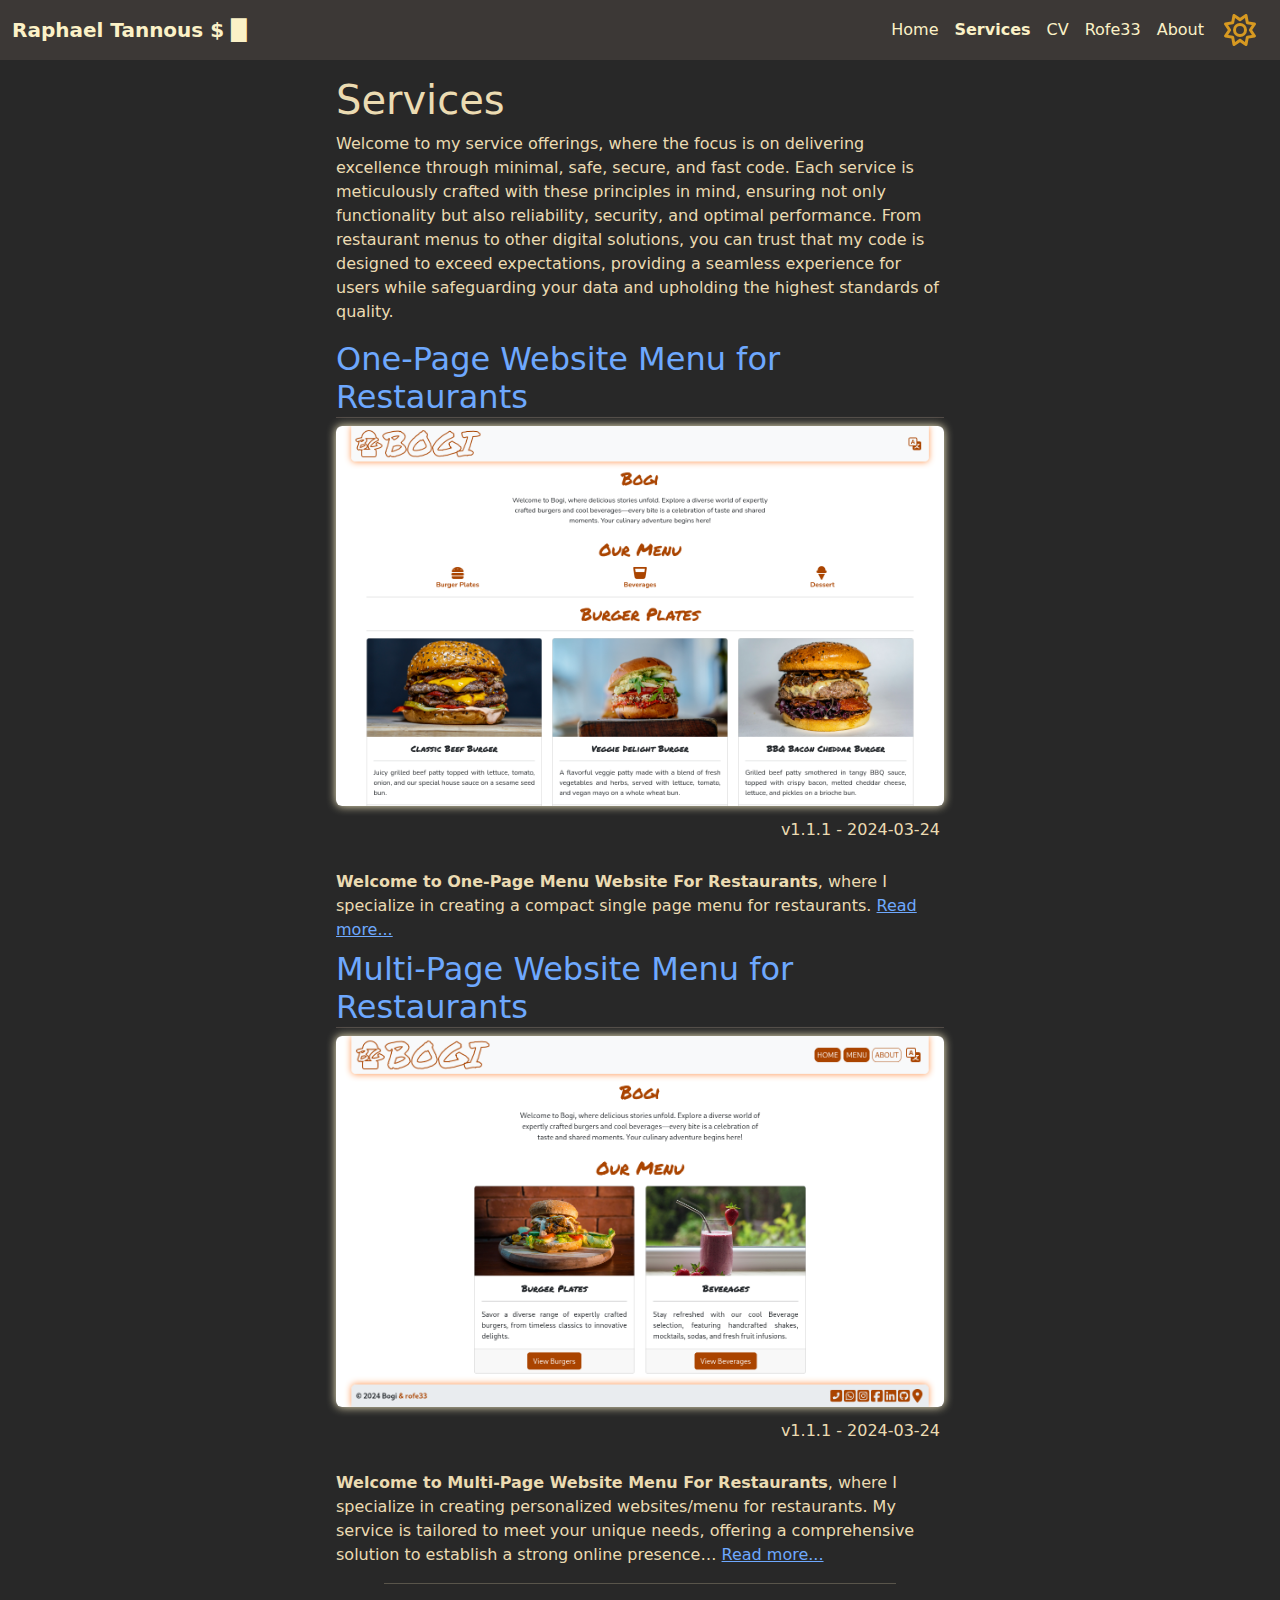
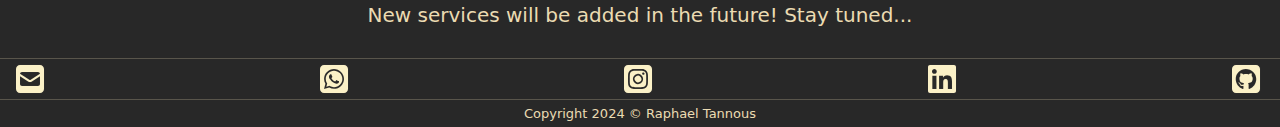
<file: services/index.html>
<!DOCTYPE html>
<html
  lang="en-us"
  dir="ltr"
  data-bs-theme="dark"
>
  <head>
    <meta charset="utf-8">

<meta http-equiv="X-UA-Compatible" content="IE=edge" />
<meta name="viewport" content="width=device-width, initial-scale=1" />

<title>Services | Raphael Tannous</title>

<link rel="apple-touch-icon" sizes="180x180" href="/apple-touch-icon.png">
<link rel="icon" type="image/png" sizes="32x32" href="/favicon-32x32.png">
<link rel="icon" type="image/png" sizes="16x16" href="/favicon-16x16.png">
<link rel="manifest" href="/site.webmanifest">
<link rel="mask-icon" href="/safari-pinned-tab.svg" color="#282828">
<meta name="msapplication-TileColor" content="#282828">
<meta name="theme-color" content="#282828">



<meta property="og:image" content="https://rofe33.github.io/og_image/og_image.png" />
<meta property="og:image:type" content="image/png" />
<meta property="og:image:width" content="1348" />
<meta property="og:image:height" content="627" />


<meta property="og:title" content="Raphael Tannous" />
<meta property="og:type" content="website" />
<meta property="og:url" content="https://rofe33.github.io/" />
<meta property="og:description" content="Explore my world of excellence in computer science services. From minimalist code to secure and fast solutions, I prioritize quality and reliability. Discover how my meticulous approach ensures optimal performance while safeguarding your data. Join me to experience innovation and excellence firsthand. Additionally, you can browse through my CV to learn more about my skills and experiences in the field." />

<meta name="description" content="Explore my world of excellence in computer science services. From minimalist code to secure and fast solutions, I prioritize quality and reliability. Discover how my meticulous approach ensures optimal performance while safeguarding your data. Join me to experience innovation and excellence firsthand. Additionally, you can browse through my CV to learn more about my skills and experiences in the field." />



      <link rel="stylesheet" href="/css/style.min.30b215d9e651cc2aa3e60349359094a9a6d9dc0f7bd7d872f1489da4fa291f4d.css" integrity="sha256-MLIV2eZRzCqj5gNJNZCUqabZ3A9719hy8UidpPopH00=" crossorigin="anonymous">


      <script src="/js/main.d6f823d89f61ecb93b323dba83acbdae1d5ec88627067e0a15a46befee5efff0.js" integrity="sha256-1vgj2J9h7Lk7Mj26g6y9rh1eyIYnBn4KFaRr7&#43;5e//A=" crossorigin="anonymous"></script>
      <script src="/js/bootstrap.bundle.2dc8e124d439032ce73e1fe24f456ade073f29c3c7b1481e819f4abf26e2be45.js" integrity="sha256-LcjhJNQ5AyznPh/iT0Vq3gc/KcPHsUgegZ9KvybivkU=" crossorigin="anonymous"></script>


  </head>
  <body>
    <div class="page-wrapper">
      <header class="page-header">
        <nav class="navbar navbar-expand-md bg-body-tertiary">
  <div class="container-fluid">
    <a class="navbar-brand" href="https://rofe33.github.io/">
      <span class="header-domain">
        Raphael Tannous
      </span>
      <span class="header-chevron">
        $
      </span>
      <span class="header-cursor">
        █
      </span>
    </a>

    <div class="d-flex flex-row align-items-center">
      <button
        class="navbar-toggler"
        type="button"
        data-bs-toggle="offcanvas"
        data-bs-target="#offcanvasNavbar"
        aria-controls="offcanvasNavbar"
        aria-label="Toggle Mobile Menu"
      >
        <span class="navbar-toggler-icon"></span>
      </button>

      <div
        class="offcanvas offcanvas-end"
        tabindex="-1"
        id="offcanvasNavbar"
        aria-labelledby="offcanvasNavbarLabel"
      >
        <div class="offcanvas-header">
          <h5
            class="offcanvas-title"
            id="offcanvasNavbarLabel"
          >
            My Stuff
          </h5>

          <button
            type="button"
            class="btn-close"
            data-bs-dismiss="offcanvas"
            aria-label="Close"
          ></button>
        </div>

        <div class="offcanvas-body">
          
  <ul class="navbar-nav justify-content-end flex-grow-1">
    <li class="nav-item">
      <a class="nav-link" href="/">Home</a>
    </li>
    <li class="nav-item">
      <a aria-current="page" class="nav-link active" href="/services/">Services</a>
    </li>
    <li class="nav-item">
      <a class="nav-link" href="/cv/">CV</a>
    </li>
    <li class="nav-item">
      <a class="nav-link" href="/rofe33/">Rofe33</a>
    </li>
    <li class="nav-item">
      <a class="nav-link" href="/about/">About</a>
    </li>
  </ul>

        </div>
      </div>

      <button class="btn" type="button" id="theme-switcher">
        <svg id="light-svg" width="32" height="32" version="1.1" viewBox="0 0 8.4667 8.4667" xmlns="http://www.w3.org/2000/svg">
         <g transform="translate(-59.038 -75.523)">
          <path d="m65.251 75.849c-0.0248-0.13228-0.11409-0.24307-0.23811-0.29432-0.12401-0.05127-0.26622-0.03637-0.377 0.03968l-1.3642 0.9392-1.3642-0.94085c-0.11079-0.07607-0.25299-0.09095-0.377-0.03968s-0.2133 0.16204-0.23811 0.29433l-0.29929 1.6287-1.6287 0.30094c-0.13228 0.0248-0.24307 0.11409-0.29433 0.23811-0.05125 0.12401-0.03637 0.26622 0.03968 0.377l0.9392 1.3642-0.94085 1.3642c-0.07607 0.11079-0.09095 0.25299-0.03968 0.377 0.05125 0.12401 0.16204 0.21496 0.29433 0.23811l1.6287 0.29929 0.29929 1.6287c0.0248 0.13228 0.11409 0.24307 0.23811 0.29433 0.12401 0.05125 0.26622 0.03637 0.377-0.03968l1.3658-0.9392 1.3642 0.94085c0.11079 0.07607 0.25299 0.09095 0.377 0.03968 0.12401-0.05125 0.2133-0.16204 0.23811-0.29433l0.29929-1.6287 1.6287-0.29928c0.13228-0.0248 0.24307-0.11409 0.29433-0.23811 0.05125-0.12401 0.03637-0.26622-0.03968-0.377l-0.9392-1.3658 0.94085-1.3642c0.07607-0.11079 0.09095-0.25299 0.03968-0.377-0.05125-0.12401-0.16204-0.2133-0.29433-0.23811l-1.6287-0.29929zm-1.7544 1.4931 1.0847-0.74739 0.23811 1.2947c0.02976 0.16204 0.15708 0.28936 0.31913 0.31913l1.2947 0.23811-0.74739 1.0847c-0.09425 0.13559-0.09425 0.31417 0 0.44976l0.74739 1.0847-1.2947 0.23811c-0.16204 0.02976-0.28936 0.15708-0.31913 0.31913l-0.23811 1.2947-1.0847-0.74739c-0.13559-0.09425-0.31417-0.09425-0.44976 0l-1.0847 0.74739-0.23811-1.2947c-0.02976-0.16204-0.15708-0.28936-0.31913-0.31913l-1.2947-0.23811 0.74739-1.0847c0.09425-0.13559 0.09425-0.31417 0-0.44976l-0.74739-1.0847 1.2947-0.23811c0.16204-0.02976 0.28936-0.15708 0.31913-0.31913l0.23811-1.2947 1.0847 0.74739c0.13559 0.09425 0.31417 0.09425 0.44976 0zm-0.22488 4.2661a1.8519 1.8519 0 1 0 0-3.7039 1.8519 1.8519 0 1 0 0 3.7039zm-1.0582-1.8519a1.0583 1.0583 0 1 1 2.1165 0 1.0583 1.0583 0 1 1-2.1165 0z" fill="#d79921" stroke-width=".26458"/>
         </g>
        </svg>

        <svg class="hidden-svg" id="dark-svg" width="8.4667mm" height="8.4666mm" version="1.1" viewBox="0 0 8.4667 8.4666" xmlns="http://www.w3.org/2000/svg">
         <g transform="translate(-8.0374 33.634)">
          <path d="m9.5167-31.51c-0.021897 0.79162 0.16346 1.5997 0.57768 2.3361 0.94404 1.6783 2.7952 2.4857 4.5487 2.1384-0.17992 0.17056-0.38071 0.32379-0.60262 0.4553-1.6151 0.95711-3.6847 0.38648-4.622-1.2798-0.66372-1.18-0.5795-2.5885 0.099823-3.651zm0.40035-1.7443c-1.8486 1.2896-2.437 3.8464-1.2994 5.8689 1.1916 2.1184 3.8263 2.8474 5.8869 1.6263 0.79754-0.47262 1.3905-1.1665 1.7512-1.9649 0.01918-0.04105 0.03573-0.08282 0.05324-0.12288 0.04541-0.10911 0.08555-0.21967 0.1221-0.33267 0.02193-0.06779 0.04219-0.13461 0.06149-0.20313 0.03622-0.13335-0.0153-0.27636-0.12842-0.3509-0.11312-0.07454-0.26196-0.06626-0.36552 0.02252-0.05595 0.04686-0.11191 0.09372-0.16979 0.13715-0.07861 0.058-0.15985 0.11528-0.24565 0.1684-0.02002 0.01187-0.04171 0.02472-0.06173 0.03658-0.0017 9.86e-4 -0.0033 2e-3 -5e-3 3e-3 -1.617 0.95369-3.6832 0.38108-4.6186-1.2818-0.52789-0.93849-0.58349-2.0221-0.24059-2.9629 8e-3 -0.0253 0.01866-0.04987 0.02835-0.07617 0.03591-0.09435 0.07709-0.18726 0.12186-0.27772 0.03246-0.0649 0.06658-0.13079 0.1043-0.19425 0.06806-0.12025 0.05236-0.27078-0.03818-0.37241-0.09053-0.10163-0.23643-0.13162-0.35901-0.07268-0.06295 0.03045-0.12328 0.06164-0.18431 0.09552-0.04601 0.02498-0.09273 0.05266-0.13778 0.07936-0.05506 0.03263-0.10749 0.06598-0.16158 0.10032-0.037412 0.02445-0.074825 0.04891-0.11127 0.07507z" fill="#d79921" stroke-width=".26458"/>
         </g>
        </svg>
      </button>
    </div>
  </div>
</nav>

      </header>
      <main class="page-body">
        
<div class="row m-2">
  <div class="offset-lg-3 col-lg-6 services">
    <h1 class="my-2">
      Services
    </h1>


    <div class="index-text">
      <p>Welcome to  my service offerings, where  the focus
is  on  delivering   excellence  through  minimal,
safe,  secure,  and  fast code.  Each  service  is
meticulously  crafted  with  these  principles  in
mind,  ensuring not  only  functionality but  also
reliability,  security,  and optimal  performance.
From restaurant menus  to other digital solutions,
you can trust  that my code is  designed to exceed
expectations, providing a  seamless experience for
users while  safeguarding your data  and upholding
the highest standards of quality.</p>

    </div>

    
      <h2>
        <a class="text-decoration-none" href="/services/one-page-website-menu-for-restaurants/">One-Page Website Menu for Restaurants</a>
      </h2>

      <a href="https://bogi-resto-op.pages.dev/en/">
        <img class="img-fluid rounded" src="/services/bogi-resto-op/bogi-op-sample-desktop.png" alt="">
      </a>

      <div class="d-flex justify-content-end my-2">
        <p class="version rounded p-1">
          v1.1.1 - 2024-03-24
        </p>
      </div>

      <div class="my-2">
        <div class="index-text">
          <strong>Welcome to One-Page Menu Website For Restaurants</strong>, where I specialize in creating a compact single page menu for restaurants.
          <a href="/services/one-page-website-menu-for-restaurants/">
            Read more...
          </a>
        </div>
      </div>
    
      <h2>
        <a class="text-decoration-none" href="/services/multi-page-website-menu-for-restaurants/">Multi-Page Website Menu for Restaurants</a>
      </h2>

      <a href="https://bogi-resto.pages.dev/en/">
        <img class="img-fluid rounded" src="/services/bogi-resto/bogi-sample-desktop.png" alt="">
      </a>

      <div class="d-flex justify-content-end my-2">
        <p class="version rounded p-1">
          v1.1.1 - 2024-03-24
        </p>
      </div>

      <div class="my-2">
        <div class="index-text">
          <strong>Welcome to Multi-Page Website Menu For Restaurants</strong>,   where   I specialize in  creating personalized websites/menu for restaurants.  My service  is tailored  to meet your  unique   needs,  offering   a  comprehensive solution to establish a strong online presence&hellip;
          <a href="/services/multi-page-website-menu-for-restaurants/">
            Read more...
          </a>
        </div>
      </div>
    


    <hr class="mx-5 my-3">

    <blockquote class="blockquote text-center">
      New services will be added in the future! Stay tuned...
    </blockquote>
  </div>
</div>

      </main>
      <footer class="page-footer">
        <hr class="my-1">

<div class="d-flex justify-content-between px-3">
        <a class="social-svgs" href="mailto://r3veal@protonmail.ch" target="blank">
        <svg
  version="1.1"
    viewBox="0 0 512 512"
  xmlns="http://www.w3.org/2000/svg"
    width="32px"
    height="32px"
    fill="currentColor"
    stroke="currentColor"
><!--!Font Awesome Free 6.5.1 by @fontawesome - https://fontawesome.com License - https://fontawesome.com/license/free Copyright 2024 Fonticons, Inc.--><path
    d="M64 32C28.7 32 0 60.7 0 96V416c0 35.3 28.7 64 64 64H384c35.3 0 64-28.7 64-64V96c0-35.3-28.7-64-64-64H64zM218 271.7L64.2 172.4C66 156.4 79.5 144 96 144H352c16.5 0 30 12.4 31.8 28.4L230 271.7c-1.8 1.2-3.9 1.8-6 1.8s-4.2-.6-6-1.8zm29.4 26.9L384 210.4V336c0 17.7-14.3 32-32 32H96c-17.7 0-32-14.3-32-32V210.4l136.6 88.2c7 4.5 15.1 6.9 23.4 6.9s16.4-2.4 23.4-6.9z"
    /></svg>
</a>
        <a class="social-svgs" href="https://wa.me/qr/OMDN4CQCFDJNK1" target="blank">
        <svg
  version="1.1"
    viewBox="0 0 512 512"
  xmlns="http://www.w3.org/2000/svg"
    width="32px"
    height="32px"
    fill="currentColor"
    stroke="currentColor"
><!--!Font Awesome Free 6.5.1 by @fontawesome - https://fontawesome.com License - https://fontawesome.com/license/free Copyright 2024 Fonticons, Inc.--><path
    d="M92.1 254.6c0 24.9 7 49.2 20.2 70.1l3.1 5-13.3 48.6L152 365.2l4.8 2.9c20.2 12 43.4 18.4 67.1 18.4h.1c72.6 0 133.3-59.1 133.3-131.8c0-35.2-15.2-68.3-40.1-93.2c-25-25-58-38.7-93.2-38.7c-72.7 0-131.8 59.1-131.9 131.8zM274.8 330c-12.6 1.9-22.4 .9-47.5-9.9c-36.8-15.9-61.8-51.5-66.9-58.7c-.4-.6-.7-.9-.8-1.1c-2-2.6-16.2-21.5-16.2-41c0-18.4 9-27.9 13.2-32.3c.3-.3 .5-.5 .7-.8c3.6-4 7.9-5 10.6-5c2.6 0 5.3 0 7.6 .1c.3 0 .5 0 .8 0c2.3 0 5.2 0 8.1 6.8c1.2 2.9 3 7.3 4.9 11.8c3.3 8 6.7 16.3 7.3 17.6c1 2 1.7 4.3 .3 6.9c-3.4 6.8-6.9 10.4-9.3 13c-3.1 3.2-4.5 4.7-2.3 8.6c15.3 26.3 30.6 35.4 53.9 47.1c4 2 6.3 1.7 8.6-1c2.3-2.6 9.9-11.6 12.5-15.5c2.6-4 5.3-3.3 8.9-2s23.1 10.9 27.1 12.9c.8 .4 1.5 .7 2.1 1c2.8 1.4 4.7 2.3 5.5 3.6c.9 1.9 .9 9.9-2.4 19.1c-3.3 9.3-19.1 17.7-26.7 18.8zM448 96c0-35.3-28.7-64-64-64H64C28.7 32 0 60.7 0 96V416c0 35.3 28.7 64 64 64H384c35.3 0 64-28.7 64-64V96zM148.1 393.9L64 416l22.5-82.2c-13.9-24-21.2-51.3-21.2-79.3C65.4 167.1 136.5 96 223.9 96c42.4 0 82.2 16.5 112.2 46.5c29.9 30 47.9 69.8 47.9 112.2c0 87.4-72.7 158.5-160.1 158.5c-26.6 0-52.7-6.7-75.8-19.3z"
    /></svg>
</a>
        <a class="social-svgs" href="https://www.instagram.com/rof3.33?igsh=N3N4MDU4M2V5dmE3" target="blank">
        <svg
  version="1.1"
    viewBox="0 0 512 512"
  xmlns="http://www.w3.org/2000/svg"
    width="32px"
    height="32px"
    fill="currentColor"
    stroke="currentColor"
><!--!Font Awesome Free 6.5.1 by @fontawesome - https://fontawesome.com License - https://fontawesome.com/license/free Copyright 2024 Fonticons, Inc.--><path
    d="M194.4 211.7a53.3 53.3 0 1 0 59.3 88.7 53.3 53.3 0 1 0 -59.3-88.7zm142.3-68.4c-5.2-5.2-11.5-9.3-18.4-12c-18.1-7.1-57.6-6.8-83.1-6.5c-4.1 0-7.9 .1-11.2 .1c-3.3 0-7.2 0-11.4-.1c-25.5-.3-64.8-.7-82.9 6.5c-6.9 2.7-13.1 6.8-18.4 12s-9.3 11.5-12 18.4c-7.1 18.1-6.7 57.7-6.5 83.2c0 4.1 .1 7.9 .1 11.1s0 7-.1 11.1c-.2 25.5-.6 65.1 6.5 83.2c2.7 6.9 6.8 13.1 12 18.4s11.5 9.3 18.4 12c18.1 7.1 57.6 6.8 83.1 6.5c4.1 0 7.9-.1 11.2-.1c3.3 0 7.2 0 11.4 .1c25.5 .3 64.8 .7 82.9-6.5c6.9-2.7 13.1-6.8 18.4-12s9.3-11.5 12-18.4c7.2-18 6.8-57.4 6.5-83c0-4.2-.1-8.1-.1-11.4s0-7.1 .1-11.4c.3-25.5 .7-64.9-6.5-83l0 0c-2.7-6.9-6.8-13.1-12-18.4zm-67.1 44.5A82 82 0 1 1 178.4 324.2a82 82 0 1 1 91.1-136.4zm29.2-1.3c-3.1-2.1-5.6-5.1-7.1-8.6s-1.8-7.3-1.1-11.1s2.6-7.1 5.2-9.8s6.1-4.5 9.8-5.2s7.6-.4 11.1 1.1s6.5 3.9 8.6 7s3.2 6.8 3.2 10.6c0 2.5-.5 5-1.4 7.3s-2.4 4.4-4.1 6.2s-3.9 3.2-6.2 4.2s-4.8 1.5-7.3 1.5l0 0c-3.8 0-7.5-1.1-10.6-3.2zM448 96c0-35.3-28.7-64-64-64H64C28.7 32 0 60.7 0 96V416c0 35.3 28.7 64 64 64H384c35.3 0 64-28.7 64-64V96zM357 389c-18.7 18.7-41.4 24.6-67 25.9c-26.4 1.5-105.6 1.5-132 0c-25.6-1.3-48.3-7.2-67-25.9s-24.6-41.4-25.8-67c-1.5-26.4-1.5-105.6 0-132c1.3-25.6 7.1-48.3 25.8-67s41.5-24.6 67-25.8c26.4-1.5 105.6-1.5 132 0c25.6 1.3 48.3 7.1 67 25.8s24.6 41.4 25.8 67c1.5 26.3 1.5 105.4 0 131.9c-1.3 25.6-7.1 48.3-25.8 67z"
    /></svg>
</a>
        <a class="social-svgs" href="https://www.linkedin.com/in/rofe33/" target="blank">
        <svg
  version="1.1"
    viewBox="0 0 512 512"
  xmlns="http://www.w3.org/2000/svg"
    width="32px"
    height="32px"
    fill="currentColor"
    stroke="currentColor"
><!--!Font Awesome Free 6.5.1 by @fontawesome - https://fontawesome.com License - https://fontawesome.com/license/free Copyright 2024 Fonticons, Inc.--><path
    d="M416 32H31.9C14.3 32 0 46.5 0 64.3v383.4C0 465.5 14.3 480 31.9 480H416c17.6 0 32-14.5 32-32.3V64.3c0-17.8-14.4-32.3-32-32.3zM135.4 416H69V202.2h66.5V416zm-33.2-243c-21.3 0-38.5-17.3-38.5-38.5S80.9 96 102.2 96c21.2 0 38.5 17.3 38.5 38.5 0 21.3-17.2 38.5-38.5 38.5zm282.1 243h-66.4V312c0-24.8-.5-56.7-34.5-56.7-34.6 0-39.9 27-39.9 54.9V416h-66.4V202.2h63.7v29.2h.9c8.9-16.8 30.6-34.5 62.9-34.5 67.2 0 79.7 44.3 79.7 101.9V416z"
    /></svg>
</a>
        <a class="social-svgs" href="https://rofe33.github.io/" target="blank">
        <svg
  version="1.1"
    viewBox="0 0 512 512"
  xmlns="http://www.w3.org/2000/svg"
    width="32px"
    height="32px"
    fill="currentColor"
    stroke="currentColor"
><!--!Font Awesome Free 6.5.1 by @fontawesome - https://fontawesome.com License - https://fontawesome.com/license/free Copyright 2024 Fonticons, Inc.--><path
    d="M448 96c0-35.3-28.7-64-64-64H64C28.7 32 0 60.7 0 96V416c0 35.3 28.7 64 64 64H384c35.3 0 64-28.7 64-64V96zM265.8 407.7c0-1.8 0-6 .1-11.6c.1-11.4 .1-28.8 .1-43.7c0-15.6-5.2-25.5-11.3-30.7c37-4.1 76-9.2 76-73.1c0-18.2-6.5-27.3-17.1-39c1.7-4.3 7.4-22-1.7-45c-13.9-4.3-45.7 17.9-45.7 17.9c-13.2-3.7-27.5-5.6-41.6-5.6s-28.4 1.9-41.6 5.6c0 0-31.8-22.2-45.7-17.9c-9.1 22.9-3.5 40.6-1.7 45c-10.6 11.7-15.6 20.8-15.6 39c0 63.6 37.3 69 74.3 73.1c-4.8 4.3-9.1 11.7-10.6 22.3c-9.5 4.3-33.8 11.7-48.3-13.9c-9.1-15.8-25.5-17.1-25.5-17.1c-16.2-.2-1.1 10.2-1.1 10.2c10.8 5 18.4 24.2 18.4 24.2c9.7 29.7 56.1 19.7 56.1 19.7c0 9 .1 21.7 .1 30.6c0 4.8 .1 8.6 .1 10c0 4.3-3 9.5-11.5 8C106 393.6 59.8 330.8 59.8 257.4c0-91.8 70.2-161.5 162-161.5s166.2 69.7 166.2 161.5c.1 73.4-44.7 136.3-110.7 158.3c-8.4 1.5-11.5-3.7-11.5-8zm-90.5-54.8c-.2-1.5 1.1-2.8 3-3.2c1.9-.2 3.7 .6 3.9 1.9c.3 1.3-1 2.6-3 3c-1.9 .4-3.7-.4-3.9-1.7zm-9.1 3.2c-2.2 .2-3.7-.9-3.7-2.4c0-1.3 1.5-2.4 3.5-2.4c1.9-.2 3.7 .9 3.7 2.4c0 1.3-1.5 2.4-3.5 2.4zm-14.3-2.2c-1.9-.4-3.2-1.9-2.8-3.2s2.4-1.9 4.1-1.5c2 .6 3.3 2.1 2.8 3.4c-.4 1.3-2.4 1.9-4.1 1.3zm-12.5-7.3c-1.5-1.3-1.9-3.2-.9-4.1c.9-1.1 2.8-.9 4.3 .6c1.3 1.3 1.8 3.3 .9 4.1c-.9 1.1-2.8 .9-4.3-.6zm-8.5-10c-1.1-1.5-1.1-3.2 0-3.9c1.1-.9 2.8-.2 3.7 1.3c1.1 1.5 1.1 3.3 0 4.1c-.9 .6-2.6 0-3.7-1.5zm-6.3-8.8c-1.1-1.3-1.3-2.8-.4-3.5c.9-.9 2.4-.4 3.5 .6c1.1 1.3 1.3 2.8 .4 3.5c-.9 .9-2.4 .4-3.5-.6zm-6-6.4c-1.3-.6-1.9-1.7-1.5-2.6c.4-.6 1.5-.9 2.8-.4c1.3 .7 1.9 1.8 1.5 2.6c-.4 .9-1.7 1.1-2.8 .4z"
    /></svg>
</a></div>

<hr class="my-1">
<p class="footer-text mb-1">
  Copyright 2024 &copy; Raphael Tannous
</p>

      </footer>
    </div>
  </body>
</html>
</file>
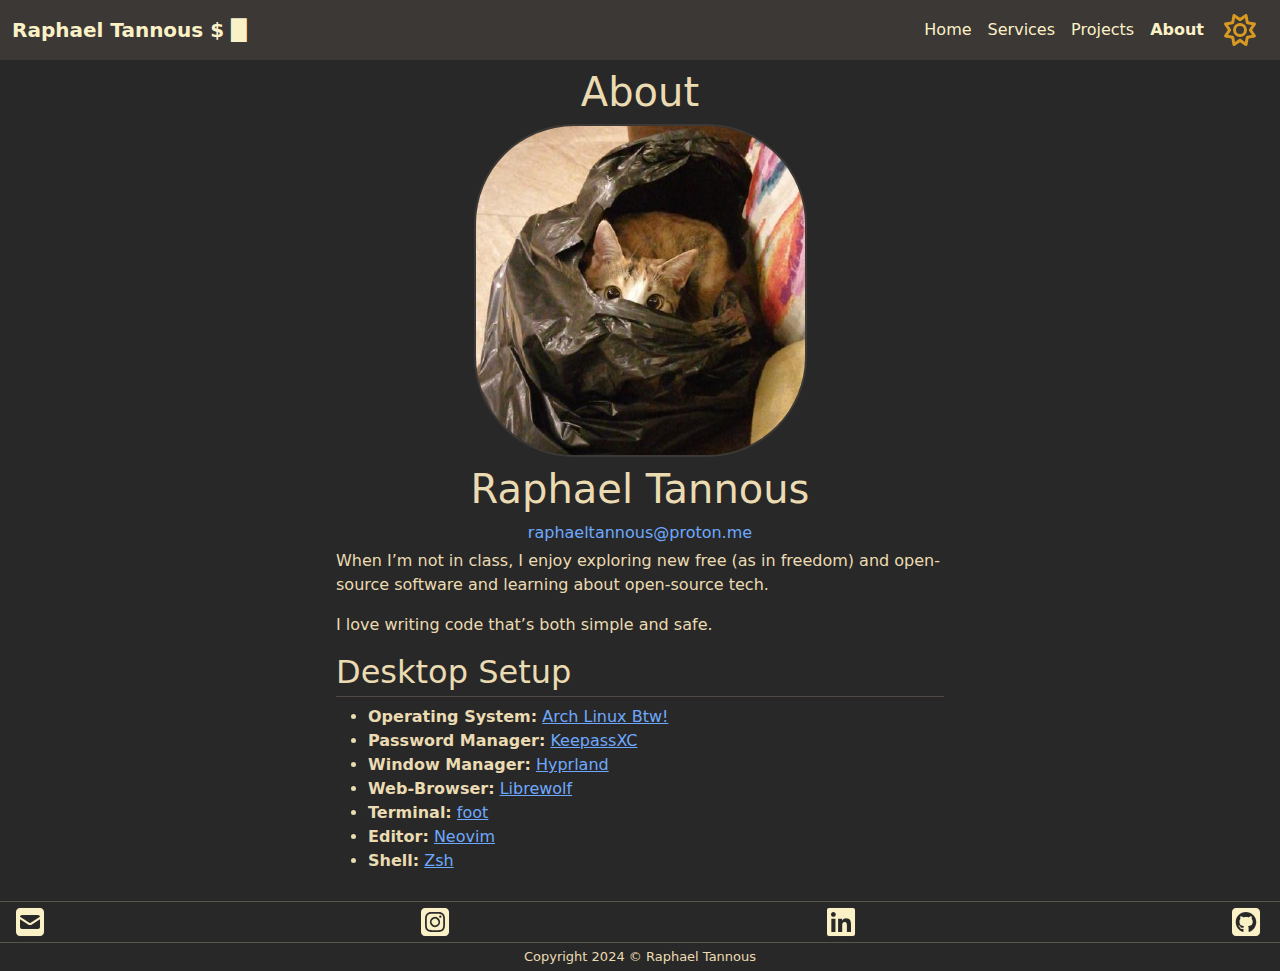
<file: docs/about/index.html>
<!doctype html><html lang=en-us dir=ltr data-bs-theme=dark><head><meta charset=utf-8><meta http-equiv=X-UA-Compatible content="IE=edge"><meta name=viewport content="width=device-width,initial-scale=1"><title>About | Raphael Tannous</title>
<link rel=apple-touch-icon sizes=180x180 href=/apple-touch-icon.png><link rel=icon type=image/png sizes=32x32 href=/favicon-32x32.png><link rel=icon type=image/png sizes=16x16 href=/favicon-16x16.png><link rel=manifest href=/site.webmanifest><link rel=mask-icon href=/safari-pinned-tab.svg color=#282828><meta name=msapplication-TileColor content="#282828"><meta name=theme-color content="#282828"><meta property="og:image" content="https://raphaeltannous.com/og_image/og_image.png"><meta property="og:image:type" content="image/png"><meta property="og:image:width" content="1348"><meta property="og:image:height" content="627"><meta property="og:title" content="Raphael Tannous"><meta property="og:type" content="website"><meta property="og:url" content="https://raphaeltannous.com/"><meta property="og:description" content="Explore my world of excellence in computer science services. From minimalist code to secure and fast solutions, I prioritize quality and reliability. Discover how my meticulous approach ensures optimal performance while safeguarding your data. Join me to experience innovation and excellence firsthand. Additionally, you can browse through my CV to learn more about my skills and experiences in the field."><meta name=description content="Explore my world of excellence in computer science services. From minimalist code to secure and fast solutions, I prioritize quality and reliability. Discover how my meticulous approach ensures optimal performance while safeguarding your data. Join me to experience innovation and excellence firsthand. Additionally, you can browse through my CV to learn more about my skills and experiences in the field."><link rel=stylesheet href=/css/style.min.0214a997f2694ab1835a083870569eaa7f0910c4db2d12313982b0935bb96fd6.css integrity="sha256-AhSpl/JpSrGDWgg4cFaeqn8JEMTbLRIxOYKwk1u5b9Y=" crossorigin=anonymous><script src=/js/main.d6f823d89f61ecb93b323dba83acbdae1d5ec88627067e0a15a46befee5efff0.js integrity="sha256-1vgj2J9h7Lk7Mj26g6y9rh1eyIYnBn4KFaRr7+5e//A=" crossorigin=anonymous></script><script src=/js/offcanvas.781604b9925acc6887c51f0b7dacf73a6b12dc52c64512c4b9dcc6bb52893cae.js integrity="sha256-eBYEuZJazGiHxR8Lfaz3OmsS3FLGRRLEudzGu1KJPK4=" crossorigin=anonymous></script></head><body><div class=page-wrapper><header class=page-header><nav class="navbar navbar-expand-md bg-body-tertiary"><div class=container-fluid><a class=navbar-brand href=https://raphaeltannous.com/><span class=header-domain>Raphael Tannous
</span><span class=header-chevron>$
</span><span class=header-cursor>█</span></a><div class="d-flex flex-row align-items-center"><button class=navbar-toggler type=button data-bs-toggle=offcanvas data-bs-target=#offcanvasNavbar aria-controls=offcanvasNavbar aria-label="Toggle Mobile Menu">
<span class=navbar-toggler-icon></span></button><div class="offcanvas offcanvas-end" tabindex=-1 id=offcanvasNavbar aria-labelledby=offcanvasNavbarLabel><div class=offcanvas-header><h5 class=offcanvas-title id=offcanvasNavbarLabel>My Stuff</h5><button type=button class=btn-close data-bs-dismiss=offcanvas aria-label=Close></button></div><div class=offcanvas-body><ul class="navbar-nav justify-content-end flex-grow-1"><li class=nav-item><a class=nav-link href=/>Home</a></li><li class=nav-item><a class=nav-link href=/services/>Services</a></li><li class=nav-item><a class=nav-link href=/projects/>Projects</a></li><li class=nav-item><a aria-current=page class="nav-link active" href=/about/>About</a></li></ul></div></div><button class=btn type=button id=theme-switcher><svg id="light-svg" width="32" height="32" viewBox="0 0 8.4667 8.4667"><g transform="translate(-59.038 -75.523)"><path d="m65.251 75.849c-.0248-.13228-.11409-.24307-.23811-.29432-.12401-.05127-.26622-.03637-.377.03968l-1.3642.9392-1.3642-.94085c-.11079-.07607-.25299-.09095-.377-.03968s-.2133.16204-.23811.29433l-.29929 1.6287-1.6287.30094c-.13228.0248-.24307.11409-.29433.23811-.05125.12401-.03637.26622.03968.377l.9392 1.3642-.94085 1.3642c-.07607.11079-.09095.25299-.03968.377.05125.12401.16204.21496.29433.23811l1.6287.29929.29929 1.6287c.0248.13228.11409.24307.23811.29433.12401.05125.26622.03637.377-.03968l1.3658-.9392 1.3642.94085c.11079.07607.25299.09095.377.03968.12401-.05125.2133-.16204.23811-.29433l.29929-1.6287 1.6287-.29928c.13228-.0248.24307-.11409.29433-.23811.05125-.12401.03637-.26622-.03968-.377l-.9392-1.3658.94085-1.3642c.07607-.11079.09095-.25299.03968-.377-.05125-.12401-.16204-.2133-.29433-.23811l-1.6287-.29929zm-1.7544 1.4931 1.0847-.74739.23811 1.2947c.02976.16204.15708.28936.31913.31913l1.2947.23811-.74739 1.0847c-.09425.13559-.09425.31417.0.44976l.74739 1.0847-1.2947.23811c-.16204.02976-.28936.15708-.31913.31913l-.23811 1.2947-1.0847-.74739c-.13559-.09425-.31417-.09425-.44976.0l-1.0847.74739-.23811-1.2947c-.02976-.16204-.15708-.28936-.31913-.31913l-1.2947-.23811.74739-1.0847c.09425-.13559.09425-.31417.0-.44976l-.74739-1.0847 1.2947-.23811c.16204-.02976.28936-.15708.31913-.31913l.23811-1.2947 1.0847.74739c.13559.09425.31417.09425.44976.0zm-.22488 4.2661a1.8519 1.8519.0 100-3.7039 1.8519 1.8519.0 100 3.7039zm-1.0582-1.8519a1.0583 1.0583.0 112.1165.0 1.0583 1.0583.0 11-2.1165.0z" fill="#d79921" stroke-width=".26458"/></g></svg><svg class="hidden-svg" id="dark-svg" width="8.4667mm" height="8.4666mm" viewBox="0 0 8.4667 8.4666"><g transform="translate(-8.0374 33.634)"><path d="m9.5167-31.51c-.021897.79162.16346 1.5997.57768 2.3361.94404 1.6783 2.7952 2.4857 4.5487 2.1384-.17992.17056-.38071.32379-.60262.4553-1.6151.95711-3.6847.38648-4.622-1.2798-.66372-1.18-.5795-2.5885.099823-3.651zm.40035-1.7443c-1.8486 1.2896-2.437 3.8464-1.2994 5.8689 1.1916 2.1184 3.8263 2.8474 5.8869 1.6263.79754-.47262 1.3905-1.1665 1.7512-1.9649.01918-.04105.03573-.08282.05324-.12288.04541-.10911.08555-.21967.1221-.33267.02193-.06779.04219-.13461.06149-.20313.03622-.13335-.0153-.27636-.12842-.3509s-.26196-.06626-.36552.02252c-.05595.04686-.11191.09372-.16979.13715-.07861.058-.15985.11528-.24565.1684-.02002.01187-.04171.02472-.06173.03658-.0017 986e-6-.0033.002-.005.003-1.617.95369-3.6832.38108-4.6186-1.2818-.52789-.93849-.58349-2.0221-.24059-2.9629.008-.0253.01866-.04987.02835-.07617.03591-.09435.07709-.18726.12186-.27772.03246-.0649.06658-.13079.1043-.19425.06806-.12025.05236-.27078-.03818-.37241-.09053-.10163-.23643-.13162-.35901-.07268-.06295.03045-.12328.06164-.18431.09552-.04601.02498-.09273.05266-.13778.07936-.05506.03263-.10749.06598-.16158.10032-.037412.02445-.074825.04891-.11127.07507z" fill="#d79921" stroke-width=".26458"/></g></svg></button></div></div></nav></header><main class=page-body><article class="row m-2"><div class="offset-lg-3 col-lg-6"><h1 class=text-center>About</h1><div class=text-center><img src=/profile_image/profile.jpg class=profile-image alt="Profile Picture"></div><div class=text-center><h1 class="my-1 py-1">Raphael Tannous</h1></div><div class="my-1 text-center"><a class=text-decoration-none href=mailto:raphaeltannous@proton.me>raphaeltannous@proton.me</a></div><div class=index-text><p>When I&rsquo;m not in class, I enjoy exploring new free
(as in freedom) and open-source software and
learning about open-source tech.</p><p>I love writing code that&rsquo;s both simple and
safe.</p><h2 id=desktop-setup>Desktop Setup</h2><ul><li><strong>Operating System:</strong> <a href=https://archlinux.org/>Arch Linux Btw!</a></li><li><strong>Password Manager:</strong> <a href=https://keepassxc.org/>KeepassXC</a></li><li><strong>Window Manager:</strong> <a href=https://hyprland.org/>Hyprland</a></li><li><strong>Web-Browser:</strong> <a href=https://librewolf.net/>Librewolf</a></li><li><strong>Terminal:</strong> <a href=https://codeberg.org/dnkl/foot>foot</a></li><li><strong>Editor:</strong> <a href=https://neovim.io/>Neovim</a></li><li><strong>Shell:</strong> <a href=https://www.zsh.org/>Zsh</a></li></ul></div></div></article></main><footer class=page-footer><hr class=my-1><div class="d-flex justify-content-between px-3"><a class=social-svgs href=mailto:raphaeltannous@proton.me target=blank><svg viewBox="0 0 512 512" width="32" height="32" fill="currentcolor" stroke="currentcolor"><path d="M64 32C28.7 32 0 60.7.0 96V416c0 35.3 28.7 64 64 64H384c35.3.0 64-28.7 64-64V96c0-35.3-28.7-64-64-64H64zM218 271.7 64.2 172.4C66 156.4 79.5 144 96 144H352c16.5.0 30 12.4 31.8 28.4L230 271.7c-1.8 1.2-3.9 1.8-6 1.8s-4.2-.6-6-1.8zm29.4 26.9L384 210.4V336c0 17.7-14.3 32-32 32H96c-17.7.0-32-14.3-32-32V210.4l136.6 88.2c7 4.5 15.1 6.9 23.4 6.9s16.4-2.4 23.4-6.9z"/></svg>
</a><a class=social-svgs href="https://www.instagram.com/rof3.33?igsh=N3N4MDU4M2V5dmE3" target=blank><svg viewBox="0 0 512 512" width="32" height="32" fill="currentcolor" stroke="currentcolor"><path d="M194.4 211.7a53.3 53.3.0 1059.3 88.7 53.3 53.3.0 10-59.3-88.7zm142.3-68.4c-5.2-5.2-11.5-9.3-18.4-12-18.1-7.1-57.6-6.8-83.1-6.5-4.1.0-7.9.1-11.2.1-3.3.0-7.2.0-11.4-.1-25.5-.3-64.8-.7-82.9 6.5-6.9 2.7-13.1 6.8-18.4 12s-9.3 11.5-12 18.4c-7.1 18.1-6.7 57.7-6.5 83.2.0 4.1.1 7.9.1 11.1s0 7-.1 11.1c-.2 25.5-.6 65.1 6.5 83.2 2.7 6.9 6.8 13.1 12 18.4s11.5 9.3 18.4 12c18.1 7.1 57.6 6.8 83.1 6.5 4.1.0 7.9-.1 11.2-.1 3.3.0 7.2.0 11.4.1 25.5.3 64.8.7 82.9-6.5 6.9-2.7 13.1-6.8 18.4-12s9.3-11.5 12-18.4c7.2-18 6.8-57.4 6.5-83 0-4.2-.1-8.1-.1-11.4s0-7.1.1-11.4c.3-25.5.7-64.9-6.5-83-2.7-6.9-6.8-13.1-12-18.4zm-67.1 44.5A82 82 0 11178.4 324.2a82 82 0 1191.1-136.4zm29.2-1.3c-3.1-2.1-5.6-5.1-7.1-8.6s-1.8-7.3-1.1-11.1 2.6-7.1 5.2-9.8 6.1-4.5 9.8-5.2 7.6-.4 11.1 1.1 6.5 3.9 8.6 7 3.2 6.8 3.2 10.6c0 2.5-.5 5-1.4 7.3s-2.4 4.4-4.1 6.2-3.9 3.2-6.2 4.2-4.8 1.5-7.3 1.5c-3.8.0-7.5-1.1-10.6-3.2zM448 96c0-35.3-28.7-64-64-64H64C28.7 32 0 60.7.0 96V416c0 35.3 28.7 64 64 64H384c35.3.0 64-28.7 64-64V96zM357 389c-18.7 18.7-41.4 24.6-67 25.9-26.4 1.5-105.6 1.5-132 0-25.6-1.3-48.3-7.2-67-25.9s-24.6-41.4-25.8-67c-1.5-26.4-1.5-105.6.0-132 1.3-25.6 7.1-48.3 25.8-67s41.5-24.6 67-25.8c26.4-1.5 105.6-1.5 132 0 25.6 1.3 48.3 7.1 67 25.8s24.6 41.4 25.8 67c1.5 26.3 1.5 105.4.0 131.9-1.3 25.6-7.1 48.3-25.8 67z"/></svg>
</a><a class=social-svgs href=https://www.linkedin.com/in/rofe33/ target=blank><svg viewBox="0 0 512 512" width="32" height="32" fill="currentcolor" stroke="currentcolor"><path d="M416 32H31.9C14.3 32 0 46.5.0 64.3v383.4C0 465.5 14.3 480 31.9 480H416c17.6.0 32-14.5 32-32.3V64.3c0-17.8-14.4-32.3-32-32.3zM135.4 416H69V202.2h66.5V416zm-33.2-243c-21.3.0-38.5-17.3-38.5-38.5S80.9 96 102.2 96c21.2.0 38.5 17.3 38.5 38.5.0 21.3-17.2 38.5-38.5 38.5zm282.1 243h-66.4V312c0-24.8-.5-56.7-34.5-56.7-34.6.0-39.9 27-39.9 54.9V416h-66.4V202.2h63.7v29.2h.9c8.9-16.8 30.6-34.5 62.9-34.5 67.2.0 79.7 44.3 79.7 101.9V416z"/></svg>
</a><a class=social-svgs href=https://github.com/rofe33/ target=blank><svg viewBox="0 0 512 512" width="32" height="32" fill="currentcolor" stroke="currentcolor"><path d="M448 96c0-35.3-28.7-64-64-64H64C28.7 32 0 60.7.0 96V416c0 35.3 28.7 64 64 64H384c35.3.0 64-28.7 64-64V96zM265.8 407.7c0-1.8.0-6 .1-11.6.1-11.4.1-28.8.1-43.7.0-15.6-5.2-25.5-11.3-30.7 37-4.1 76-9.2 76-73.1.0-18.2-6.5-27.3-17.1-39 1.7-4.3 7.4-22-1.7-45-13.9-4.3-45.7 17.9-45.7 17.9-13.2-3.7-27.5-5.6-41.6-5.6s-28.4 1.9-41.6 5.6c0 0-31.8-22.2-45.7-17.9-9.1 22.9-3.5 40.6-1.7 45-10.6 11.7-15.6 20.8-15.6 39 0 63.6 37.3 69 74.3 73.1-4.8 4.3-9.1 11.7-10.6 22.3-9.5 4.3-33.8 11.7-48.3-13.9-9.1-15.8-25.5-17.1-25.5-17.1-16.2-.2-1.1 10.2-1.1 10.2 10.8 5 18.4 24.2 18.4 24.2 9.7 29.7 56.1 19.7 56.1 19.7.0 9 .1 21.7.1 30.6.0 4.8.1 8.6.1 10 0 4.3-3 9.5-11.5 8C106 393.6 59.8 330.8 59.8 257.4c0-91.8 70.2-161.5 162-161.5S388 165.6 388 257.4c.1 73.4-44.7 136.3-110.7 158.3-8.4 1.5-11.5-3.7-11.5-8zm-90.5-54.8c-.2-1.5 1.1-2.8 3-3.2 1.9-.2 3.7.6 3.9 1.9.3 1.3-1 2.6-3 3-1.9.4-3.7-.4-3.9-1.7zm-9.1 3.2c-2.2.2-3.7-.9-3.7-2.4.0-1.3 1.5-2.4 3.5-2.4 1.9-.2 3.7.9 3.7 2.4.0 1.3-1.5 2.4-3.5 2.4zm-14.3-2.2c-1.9-.4-3.2-1.9-2.8-3.2s2.4-1.9 4.1-1.5c2 .6 3.3 2.1 2.8 3.4-.4 1.3-2.4 1.9-4.1 1.3zm-12.5-7.3c-1.5-1.3-1.9-3.2-.9-4.1.9-1.1 2.8-.9 4.3.6 1.3 1.3 1.8 3.3.9 4.1-.9 1.1-2.8.9-4.3-.6zm-8.5-10c-1.1-1.5-1.1-3.2.0-3.9 1.1-.9 2.8-.2 3.7 1.3 1.1 1.5 1.1 3.3.0 4.1-.9.6-2.6.0-3.7-1.5zm-6.3-8.8c-1.1-1.3-1.3-2.8-.4-3.5.9-.9 2.4-.4 3.5.6 1.1 1.3 1.3 2.8.4 3.5-.9.9-2.4.4-3.5-.6zm-6-6.4c-1.3-.6-1.9-1.7-1.5-2.6.4-.6 1.5-.9 2.8-.4 1.3.7 1.9 1.8 1.5 2.6-.4.9-1.7 1.1-2.8.4z"/></svg></a></div><hr class=my-1><p class="footer-text mb-1">Copyright 2024 &copy; Raphael Tannous</p></footer></div></body></html>
</file>
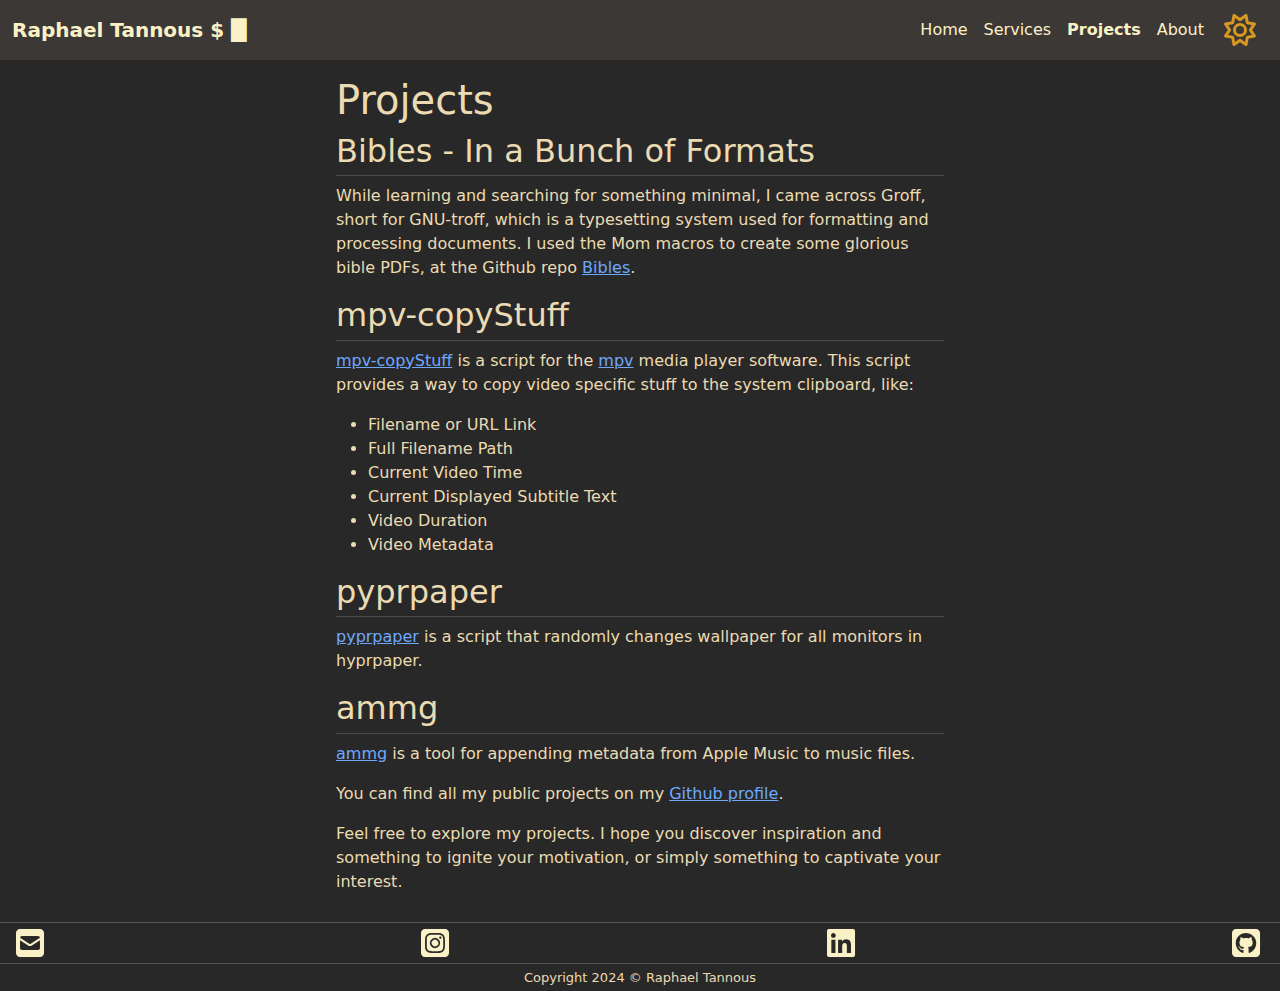
<file: docs/projects/index.html>
<!doctype html><html lang=en-us dir=ltr data-bs-theme=dark><head><meta charset=utf-8><meta http-equiv=X-UA-Compatible content="IE=edge"><meta name=viewport content="width=device-width,initial-scale=1"><title>Projects | Raphael Tannous</title>
<link rel=apple-touch-icon sizes=180x180 href=/apple-touch-icon.png><link rel=icon type=image/png sizes=32x32 href=/favicon-32x32.png><link rel=icon type=image/png sizes=16x16 href=/favicon-16x16.png><link rel=manifest href=/site.webmanifest><link rel=mask-icon href=/safari-pinned-tab.svg color=#282828><meta name=msapplication-TileColor content="#282828"><meta name=theme-color content="#282828"><meta property="og:image" content="https://raphaeltannous.com/og_image/og_image.png"><meta property="og:image:type" content="image/png"><meta property="og:image:width" content="1348"><meta property="og:image:height" content="627"><meta property="og:title" content="Raphael Tannous"><meta property="og:type" content="website"><meta property="og:url" content="https://raphaeltannous.com/"><meta property="og:description" content="Explore my world of excellence in computer science services. From minimalist code to secure and fast solutions, I prioritize quality and reliability. Discover how my meticulous approach ensures optimal performance while safeguarding your data. Join me to experience innovation and excellence firsthand. Additionally, you can browse through my CV to learn more about my skills and experiences in the field."><meta name=description content="Explore my world of excellence in computer science services. From minimalist code to secure and fast solutions, I prioritize quality and reliability. Discover how my meticulous approach ensures optimal performance while safeguarding your data. Join me to experience innovation and excellence firsthand. Additionally, you can browse through my CV to learn more about my skills and experiences in the field."><link rel=stylesheet href=/css/style.min.0214a997f2694ab1835a083870569eaa7f0910c4db2d12313982b0935bb96fd6.css integrity="sha256-AhSpl/JpSrGDWgg4cFaeqn8JEMTbLRIxOYKwk1u5b9Y=" crossorigin=anonymous><script src=/js/main.d6f823d89f61ecb93b323dba83acbdae1d5ec88627067e0a15a46befee5efff0.js integrity="sha256-1vgj2J9h7Lk7Mj26g6y9rh1eyIYnBn4KFaRr7+5e//A=" crossorigin=anonymous></script><script src=/js/offcanvas.781604b9925acc6887c51f0b7dacf73a6b12dc52c64512c4b9dcc6bb52893cae.js integrity="sha256-eBYEuZJazGiHxR8Lfaz3OmsS3FLGRRLEudzGu1KJPK4=" crossorigin=anonymous></script></head><body><div class=page-wrapper><header class=page-header><nav class="navbar navbar-expand-md bg-body-tertiary"><div class=container-fluid><a class=navbar-brand href=https://raphaeltannous.com/><span class=header-domain>Raphael Tannous
</span><span class=header-chevron>$
</span><span class=header-cursor>█</span></a><div class="d-flex flex-row align-items-center"><button class=navbar-toggler type=button data-bs-toggle=offcanvas data-bs-target=#offcanvasNavbar aria-controls=offcanvasNavbar aria-label="Toggle Mobile Menu">
<span class=navbar-toggler-icon></span></button><div class="offcanvas offcanvas-end" tabindex=-1 id=offcanvasNavbar aria-labelledby=offcanvasNavbarLabel><div class=offcanvas-header><h5 class=offcanvas-title id=offcanvasNavbarLabel>My Stuff</h5><button type=button class=btn-close data-bs-dismiss=offcanvas aria-label=Close></button></div><div class=offcanvas-body><ul class="navbar-nav justify-content-end flex-grow-1"><li class=nav-item><a class=nav-link href=/>Home</a></li><li class=nav-item><a class=nav-link href=/services/>Services</a></li><li class=nav-item><a aria-current=page class="nav-link active" href=/projects/>Projects</a></li><li class=nav-item><a class=nav-link href=/about/>About</a></li></ul></div></div><button class=btn type=button id=theme-switcher><svg id="light-svg" width="32" height="32" viewBox="0 0 8.4667 8.4667"><g transform="translate(-59.038 -75.523)"><path d="m65.251 75.849c-.0248-.13228-.11409-.24307-.23811-.29432-.12401-.05127-.26622-.03637-.377.03968l-1.3642.9392-1.3642-.94085c-.11079-.07607-.25299-.09095-.377-.03968s-.2133.16204-.23811.29433l-.29929 1.6287-1.6287.30094c-.13228.0248-.24307.11409-.29433.23811-.05125.12401-.03637.26622.03968.377l.9392 1.3642-.94085 1.3642c-.07607.11079-.09095.25299-.03968.377.05125.12401.16204.21496.29433.23811l1.6287.29929.29929 1.6287c.0248.13228.11409.24307.23811.29433.12401.05125.26622.03637.377-.03968l1.3658-.9392 1.3642.94085c.11079.07607.25299.09095.377.03968.12401-.05125.2133-.16204.23811-.29433l.29929-1.6287 1.6287-.29928c.13228-.0248.24307-.11409.29433-.23811.05125-.12401.03637-.26622-.03968-.377l-.9392-1.3658.94085-1.3642c.07607-.11079.09095-.25299.03968-.377-.05125-.12401-.16204-.2133-.29433-.23811l-1.6287-.29929zm-1.7544 1.4931 1.0847-.74739.23811 1.2947c.02976.16204.15708.28936.31913.31913l1.2947.23811-.74739 1.0847c-.09425.13559-.09425.31417.0.44976l.74739 1.0847-1.2947.23811c-.16204.02976-.28936.15708-.31913.31913l-.23811 1.2947-1.0847-.74739c-.13559-.09425-.31417-.09425-.44976.0l-1.0847.74739-.23811-1.2947c-.02976-.16204-.15708-.28936-.31913-.31913l-1.2947-.23811.74739-1.0847c.09425-.13559.09425-.31417.0-.44976l-.74739-1.0847 1.2947-.23811c.16204-.02976.28936-.15708.31913-.31913l.23811-1.2947 1.0847.74739c.13559.09425.31417.09425.44976.0zm-.22488 4.2661a1.8519 1.8519.0 100-3.7039 1.8519 1.8519.0 100 3.7039zm-1.0582-1.8519a1.0583 1.0583.0 112.1165.0 1.0583 1.0583.0 11-2.1165.0z" fill="#d79921" stroke-width=".26458"/></g></svg><svg class="hidden-svg" id="dark-svg" width="8.4667mm" height="8.4666mm" viewBox="0 0 8.4667 8.4666"><g transform="translate(-8.0374 33.634)"><path d="m9.5167-31.51c-.021897.79162.16346 1.5997.57768 2.3361.94404 1.6783 2.7952 2.4857 4.5487 2.1384-.17992.17056-.38071.32379-.60262.4553-1.6151.95711-3.6847.38648-4.622-1.2798-.66372-1.18-.5795-2.5885.099823-3.651zm.40035-1.7443c-1.8486 1.2896-2.437 3.8464-1.2994 5.8689 1.1916 2.1184 3.8263 2.8474 5.8869 1.6263.79754-.47262 1.3905-1.1665 1.7512-1.9649.01918-.04105.03573-.08282.05324-.12288.04541-.10911.08555-.21967.1221-.33267.02193-.06779.04219-.13461.06149-.20313.03622-.13335-.0153-.27636-.12842-.3509s-.26196-.06626-.36552.02252c-.05595.04686-.11191.09372-.16979.13715-.07861.058-.15985.11528-.24565.1684-.02002.01187-.04171.02472-.06173.03658-.0017 986e-6-.0033.002-.005.003-1.617.95369-3.6832.38108-4.6186-1.2818-.52789-.93849-.58349-2.0221-.24059-2.9629.008-.0253.01866-.04987.02835-.07617.03591-.09435.07709-.18726.12186-.27772.03246-.0649.06658-.13079.1043-.19425.06806-.12025.05236-.27078-.03818-.37241-.09053-.10163-.23643-.13162-.35901-.07268-.06295.03045-.12328.06164-.18431.09552-.04601.02498-.09273.05266-.13778.07936-.05506.03263-.10749.06598-.16158.10032-.037412.02445-.074825.04891-.11127.07507z" fill="#d79921" stroke-width=".26458"/></g></svg></button></div></div></nav></header><main class=page-body><article class="row m-2"><div class="offset-lg-3 col-lg-6"><h1 class=my-2>Projects</h1><div class=index-text><h2 id=bibles---in-a-bunch-of-formats>Bibles - In a Bunch of Formats</h2><p>While learning and searching for something
minimal, I came across Groff, short for GNU-troff,
which is a typesetting system used for formatting
and processing documents. I used the Mom macros to
create some glorious bible PDFs, at the Github
repo <a href=https://github.com/rofe33/Bibles>Bibles</a>.</p><h2 id=mpv-copystuff>mpv-copyStuff</h2><p><a href=https://github.com/0xR3V/mpv-copyStuff>mpv-copyStuff</a>
is a script for the <a href=https://mpv.io/>mpv</a> media
player software. This script provides a way to
copy video specific stuff to the system clipboard,
like:</p><ul><li>Filename or URL Link</li><li>Full Filename Path</li><li>Current Video Time</li><li>Current Displayed Subtitle Text</li><li>Video Duration</li><li>Video Metadata</li></ul><h2 id=pyprpaper>pyprpaper</h2><p><a href=https://github.com/rofe33/pyprpaper>pyprpaper</a>
is a script that randomly changes wallpaper for all
monitors in hyprpaper.</p><h2 id=ammg>ammg</h2><p><a href=https://github.com/rofe33/ammg>ammg</a> is a tool
for appending metadata from Apple Music to music
files.</p><p>You can find all my public projects on my
<a href=https://github.com/rofe33>Github profile</a>.</p><p>Feel free to explore my projects. I hope you
discover inspiration and something to ignite your
motivation, or simply something to captivate your
interest.</p></div></div></article></main><footer class=page-footer><hr class=my-1><div class="d-flex justify-content-between px-3"><a class=social-svgs href=mailto:raphaeltannous@proton.me target=blank><svg viewBox="0 0 512 512" width="32" height="32" fill="currentcolor" stroke="currentcolor"><path d="M64 32C28.7 32 0 60.7.0 96V416c0 35.3 28.7 64 64 64H384c35.3.0 64-28.7 64-64V96c0-35.3-28.7-64-64-64H64zM218 271.7 64.2 172.4C66 156.4 79.5 144 96 144H352c16.5.0 30 12.4 31.8 28.4L230 271.7c-1.8 1.2-3.9 1.8-6 1.8s-4.2-.6-6-1.8zm29.4 26.9L384 210.4V336c0 17.7-14.3 32-32 32H96c-17.7.0-32-14.3-32-32V210.4l136.6 88.2c7 4.5 15.1 6.9 23.4 6.9s16.4-2.4 23.4-6.9z"/></svg>
</a><a class=social-svgs href="https://www.instagram.com/rof3.33?igsh=N3N4MDU4M2V5dmE3" target=blank><svg viewBox="0 0 512 512" width="32" height="32" fill="currentcolor" stroke="currentcolor"><path d="M194.4 211.7a53.3 53.3.0 1059.3 88.7 53.3 53.3.0 10-59.3-88.7zm142.3-68.4c-5.2-5.2-11.5-9.3-18.4-12-18.1-7.1-57.6-6.8-83.1-6.5-4.1.0-7.9.1-11.2.1-3.3.0-7.2.0-11.4-.1-25.5-.3-64.8-.7-82.9 6.5-6.9 2.7-13.1 6.8-18.4 12s-9.3 11.5-12 18.4c-7.1 18.1-6.7 57.7-6.5 83.2.0 4.1.1 7.9.1 11.1s0 7-.1 11.1c-.2 25.5-.6 65.1 6.5 83.2 2.7 6.9 6.8 13.1 12 18.4s11.5 9.3 18.4 12c18.1 7.1 57.6 6.8 83.1 6.5 4.1.0 7.9-.1 11.2-.1 3.3.0 7.2.0 11.4.1 25.5.3 64.8.7 82.9-6.5 6.9-2.7 13.1-6.8 18.4-12s9.3-11.5 12-18.4c7.2-18 6.8-57.4 6.5-83 0-4.2-.1-8.1-.1-11.4s0-7.1.1-11.4c.3-25.5.7-64.9-6.5-83-2.7-6.9-6.8-13.1-12-18.4zm-67.1 44.5A82 82 0 11178.4 324.2a82 82 0 1191.1-136.4zm29.2-1.3c-3.1-2.1-5.6-5.1-7.1-8.6s-1.8-7.3-1.1-11.1 2.6-7.1 5.2-9.8 6.1-4.5 9.8-5.2 7.6-.4 11.1 1.1 6.5 3.9 8.6 7 3.2 6.8 3.2 10.6c0 2.5-.5 5-1.4 7.3s-2.4 4.4-4.1 6.2-3.9 3.2-6.2 4.2-4.8 1.5-7.3 1.5c-3.8.0-7.5-1.1-10.6-3.2zM448 96c0-35.3-28.7-64-64-64H64C28.7 32 0 60.7.0 96V416c0 35.3 28.7 64 64 64H384c35.3.0 64-28.7 64-64V96zM357 389c-18.7 18.7-41.4 24.6-67 25.9-26.4 1.5-105.6 1.5-132 0-25.6-1.3-48.3-7.2-67-25.9s-24.6-41.4-25.8-67c-1.5-26.4-1.5-105.6.0-132 1.3-25.6 7.1-48.3 25.8-67s41.5-24.6 67-25.8c26.4-1.5 105.6-1.5 132 0 25.6 1.3 48.3 7.1 67 25.8s24.6 41.4 25.8 67c1.5 26.3 1.5 105.4.0 131.9-1.3 25.6-7.1 48.3-25.8 67z"/></svg>
</a><a class=social-svgs href=https://www.linkedin.com/in/rofe33/ target=blank><svg viewBox="0 0 512 512" width="32" height="32" fill="currentcolor" stroke="currentcolor"><path d="M416 32H31.9C14.3 32 0 46.5.0 64.3v383.4C0 465.5 14.3 480 31.9 480H416c17.6.0 32-14.5 32-32.3V64.3c0-17.8-14.4-32.3-32-32.3zM135.4 416H69V202.2h66.5V416zm-33.2-243c-21.3.0-38.5-17.3-38.5-38.5S80.9 96 102.2 96c21.2.0 38.5 17.3 38.5 38.5.0 21.3-17.2 38.5-38.5 38.5zm282.1 243h-66.4V312c0-24.8-.5-56.7-34.5-56.7-34.6.0-39.9 27-39.9 54.9V416h-66.4V202.2h63.7v29.2h.9c8.9-16.8 30.6-34.5 62.9-34.5 67.2.0 79.7 44.3 79.7 101.9V416z"/></svg>
</a><a class=social-svgs href=https://github.com/rofe33/ target=blank><svg viewBox="0 0 512 512" width="32" height="32" fill="currentcolor" stroke="currentcolor"><path d="M448 96c0-35.3-28.7-64-64-64H64C28.7 32 0 60.7.0 96V416c0 35.3 28.7 64 64 64H384c35.3.0 64-28.7 64-64V96zM265.8 407.7c0-1.8.0-6 .1-11.6.1-11.4.1-28.8.1-43.7.0-15.6-5.2-25.5-11.3-30.7 37-4.1 76-9.2 76-73.1.0-18.2-6.5-27.3-17.1-39 1.7-4.3 7.4-22-1.7-45-13.9-4.3-45.7 17.9-45.7 17.9-13.2-3.7-27.5-5.6-41.6-5.6s-28.4 1.9-41.6 5.6c0 0-31.8-22.2-45.7-17.9-9.1 22.9-3.5 40.6-1.7 45-10.6 11.7-15.6 20.8-15.6 39 0 63.6 37.3 69 74.3 73.1-4.8 4.3-9.1 11.7-10.6 22.3-9.5 4.3-33.8 11.7-48.3-13.9-9.1-15.8-25.5-17.1-25.5-17.1-16.2-.2-1.1 10.2-1.1 10.2 10.8 5 18.4 24.2 18.4 24.2 9.7 29.7 56.1 19.7 56.1 19.7.0 9 .1 21.7.1 30.6.0 4.8.1 8.6.1 10 0 4.3-3 9.5-11.5 8C106 393.6 59.8 330.8 59.8 257.4c0-91.8 70.2-161.5 162-161.5S388 165.6 388 257.4c.1 73.4-44.7 136.3-110.7 158.3-8.4 1.5-11.5-3.7-11.5-8zm-90.5-54.8c-.2-1.5 1.1-2.8 3-3.2 1.9-.2 3.7.6 3.9 1.9.3 1.3-1 2.6-3 3-1.9.4-3.7-.4-3.9-1.7zm-9.1 3.2c-2.2.2-3.7-.9-3.7-2.4.0-1.3 1.5-2.4 3.5-2.4 1.9-.2 3.7.9 3.7 2.4.0 1.3-1.5 2.4-3.5 2.4zm-14.3-2.2c-1.9-.4-3.2-1.9-2.8-3.2s2.4-1.9 4.1-1.5c2 .6 3.3 2.1 2.8 3.4-.4 1.3-2.4 1.9-4.1 1.3zm-12.5-7.3c-1.5-1.3-1.9-3.2-.9-4.1.9-1.1 2.8-.9 4.3.6 1.3 1.3 1.8 3.3.9 4.1-.9 1.1-2.8.9-4.3-.6zm-8.5-10c-1.1-1.5-1.1-3.2.0-3.9 1.1-.9 2.8-.2 3.7 1.3 1.1 1.5 1.1 3.3.0 4.1-.9.6-2.6.0-3.7-1.5zm-6.3-8.8c-1.1-1.3-1.3-2.8-.4-3.5.9-.9 2.4-.4 3.5.6 1.1 1.3 1.3 2.8.4 3.5-.9.9-2.4.4-3.5-.6zm-6-6.4c-1.3-.6-1.9-1.7-1.5-2.6.4-.6 1.5-.9 2.8-.4 1.3.7 1.9 1.8 1.5 2.6-.4.9-1.7 1.1-2.8.4z"/></svg></a></div><hr class=my-1><p class="footer-text mb-1">Copyright 2024 &copy; Raphael Tannous</p></footer></div></body></html>
</file>
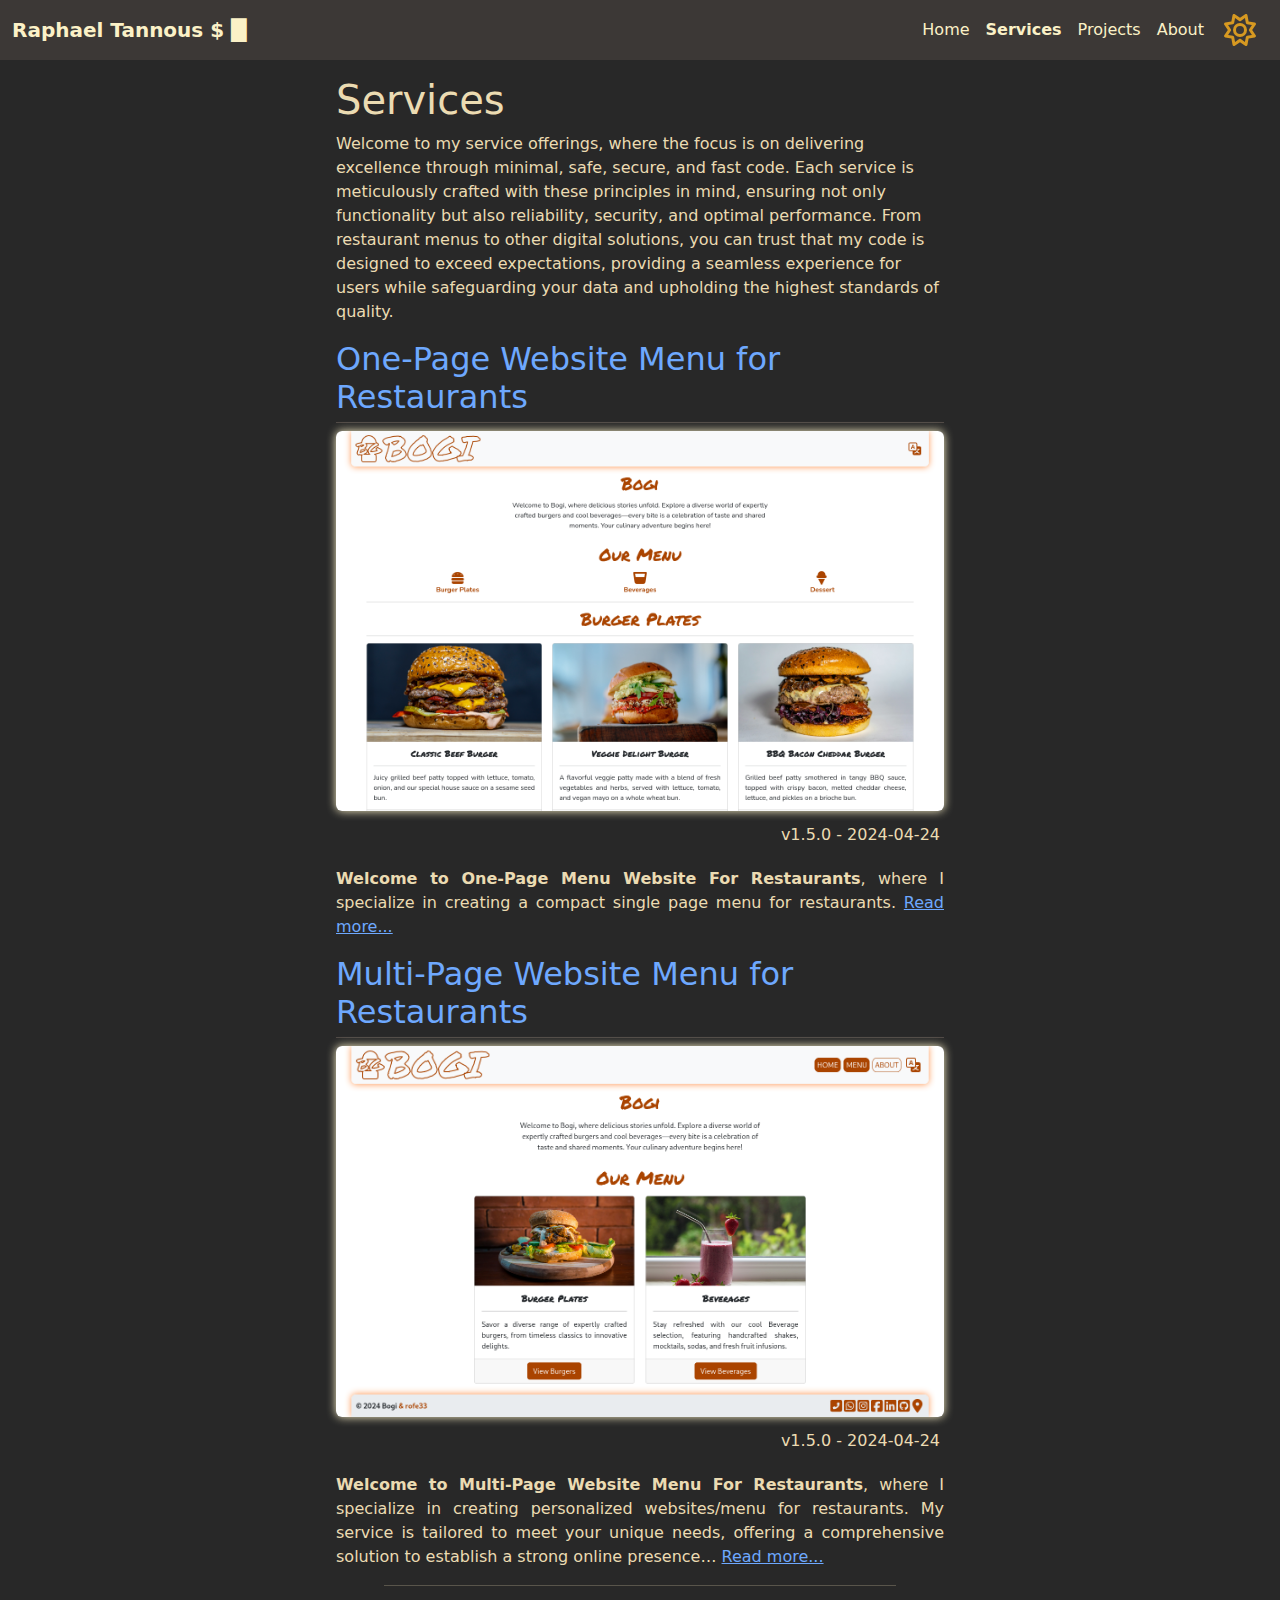
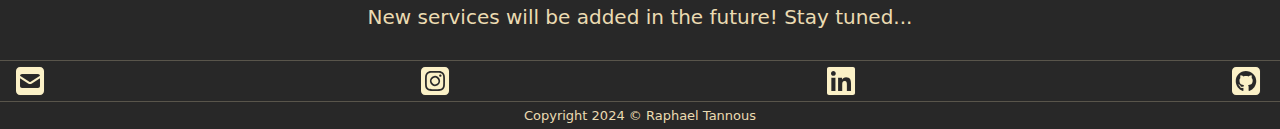
<file: docs/services/index.html>
<!doctype html><html lang=en-us dir=ltr data-bs-theme=dark><head><meta charset=utf-8><meta http-equiv=X-UA-Compatible content="IE=edge"><meta name=viewport content="width=device-width,initial-scale=1"><title>Services | Raphael Tannous</title>
<link rel=apple-touch-icon sizes=180x180 href=/apple-touch-icon.png><link rel=icon type=image/png sizes=32x32 href=/favicon-32x32.png><link rel=icon type=image/png sizes=16x16 href=/favicon-16x16.png><link rel=manifest href=/site.webmanifest><link rel=mask-icon href=/safari-pinned-tab.svg color=#282828><meta name=msapplication-TileColor content="#282828"><meta name=theme-color content="#282828"><meta property="og:image" content="https://raphaeltannous.com/og_image/og_image.png"><meta property="og:image:type" content="image/png"><meta property="og:image:width" content="1348"><meta property="og:image:height" content="627"><meta property="og:title" content="Raphael Tannous"><meta property="og:type" content="website"><meta property="og:url" content="https://raphaeltannous.com/"><meta property="og:description" content="Explore my world of excellence in computer science services. From minimalist code to secure and fast solutions, I prioritize quality and reliability. Discover how my meticulous approach ensures optimal performance while safeguarding your data. Join me to experience innovation and excellence firsthand. Additionally, you can browse through my CV to learn more about my skills and experiences in the field."><meta name=description content="Explore my world of excellence in computer science services. From minimalist code to secure and fast solutions, I prioritize quality and reliability. Discover how my meticulous approach ensures optimal performance while safeguarding your data. Join me to experience innovation and excellence firsthand. Additionally, you can browse through my CV to learn more about my skills and experiences in the field."><link rel=stylesheet href=/css/style.min.0214a997f2694ab1835a083870569eaa7f0910c4db2d12313982b0935bb96fd6.css integrity="sha256-AhSpl/JpSrGDWgg4cFaeqn8JEMTbLRIxOYKwk1u5b9Y=" crossorigin=anonymous><script src=/js/main.d6f823d89f61ecb93b323dba83acbdae1d5ec88627067e0a15a46befee5efff0.js integrity="sha256-1vgj2J9h7Lk7Mj26g6y9rh1eyIYnBn4KFaRr7+5e//A=" crossorigin=anonymous></script><script src=/js/offcanvas.781604b9925acc6887c51f0b7dacf73a6b12dc52c64512c4b9dcc6bb52893cae.js integrity="sha256-eBYEuZJazGiHxR8Lfaz3OmsS3FLGRRLEudzGu1KJPK4=" crossorigin=anonymous></script></head><body><div class=page-wrapper><header class=page-header><nav class="navbar navbar-expand-md bg-body-tertiary"><div class=container-fluid><a class=navbar-brand href=https://raphaeltannous.com/><span class=header-domain>Raphael Tannous
</span><span class=header-chevron>$
</span><span class=header-cursor>█</span></a><div class="d-flex flex-row align-items-center"><button class=navbar-toggler type=button data-bs-toggle=offcanvas data-bs-target=#offcanvasNavbar aria-controls=offcanvasNavbar aria-label="Toggle Mobile Menu">
<span class=navbar-toggler-icon></span></button><div class="offcanvas offcanvas-end" tabindex=-1 id=offcanvasNavbar aria-labelledby=offcanvasNavbarLabel><div class=offcanvas-header><h5 class=offcanvas-title id=offcanvasNavbarLabel>My Stuff</h5><button type=button class=btn-close data-bs-dismiss=offcanvas aria-label=Close></button></div><div class=offcanvas-body><ul class="navbar-nav justify-content-end flex-grow-1"><li class=nav-item><a class=nav-link href=/>Home</a></li><li class=nav-item><a aria-current=page class="nav-link active" href=/services/>Services</a></li><li class=nav-item><a class=nav-link href=/projects/>Projects</a></li><li class=nav-item><a class=nav-link href=/about/>About</a></li></ul></div></div><button class=btn type=button id=theme-switcher><svg id="light-svg" width="32" height="32" viewBox="0 0 8.4667 8.4667"><g transform="translate(-59.038 -75.523)"><path d="m65.251 75.849c-.0248-.13228-.11409-.24307-.23811-.29432-.12401-.05127-.26622-.03637-.377.03968l-1.3642.9392-1.3642-.94085c-.11079-.07607-.25299-.09095-.377-.03968s-.2133.16204-.23811.29433l-.29929 1.6287-1.6287.30094c-.13228.0248-.24307.11409-.29433.23811-.05125.12401-.03637.26622.03968.377l.9392 1.3642-.94085 1.3642c-.07607.11079-.09095.25299-.03968.377.05125.12401.16204.21496.29433.23811l1.6287.29929.29929 1.6287c.0248.13228.11409.24307.23811.29433.12401.05125.26622.03637.377-.03968l1.3658-.9392 1.3642.94085c.11079.07607.25299.09095.377.03968.12401-.05125.2133-.16204.23811-.29433l.29929-1.6287 1.6287-.29928c.13228-.0248.24307-.11409.29433-.23811.05125-.12401.03637-.26622-.03968-.377l-.9392-1.3658.94085-1.3642c.07607-.11079.09095-.25299.03968-.377-.05125-.12401-.16204-.2133-.29433-.23811l-1.6287-.29929zm-1.7544 1.4931 1.0847-.74739.23811 1.2947c.02976.16204.15708.28936.31913.31913l1.2947.23811-.74739 1.0847c-.09425.13559-.09425.31417.0.44976l.74739 1.0847-1.2947.23811c-.16204.02976-.28936.15708-.31913.31913l-.23811 1.2947-1.0847-.74739c-.13559-.09425-.31417-.09425-.44976.0l-1.0847.74739-.23811-1.2947c-.02976-.16204-.15708-.28936-.31913-.31913l-1.2947-.23811.74739-1.0847c.09425-.13559.09425-.31417.0-.44976l-.74739-1.0847 1.2947-.23811c.16204-.02976.28936-.15708.31913-.31913l.23811-1.2947 1.0847.74739c.13559.09425.31417.09425.44976.0zm-.22488 4.2661a1.8519 1.8519.0 100-3.7039 1.8519 1.8519.0 100 3.7039zm-1.0582-1.8519a1.0583 1.0583.0 112.1165.0 1.0583 1.0583.0 11-2.1165.0z" fill="#d79921" stroke-width=".26458"/></g></svg><svg class="hidden-svg" id="dark-svg" width="8.4667mm" height="8.4666mm" viewBox="0 0 8.4667 8.4666"><g transform="translate(-8.0374 33.634)"><path d="m9.5167-31.51c-.021897.79162.16346 1.5997.57768 2.3361.94404 1.6783 2.7952 2.4857 4.5487 2.1384-.17992.17056-.38071.32379-.60262.4553-1.6151.95711-3.6847.38648-4.622-1.2798-.66372-1.18-.5795-2.5885.099823-3.651zm.40035-1.7443c-1.8486 1.2896-2.437 3.8464-1.2994 5.8689 1.1916 2.1184 3.8263 2.8474 5.8869 1.6263.79754-.47262 1.3905-1.1665 1.7512-1.9649.01918-.04105.03573-.08282.05324-.12288.04541-.10911.08555-.21967.1221-.33267.02193-.06779.04219-.13461.06149-.20313.03622-.13335-.0153-.27636-.12842-.3509s-.26196-.06626-.36552.02252c-.05595.04686-.11191.09372-.16979.13715-.07861.058-.15985.11528-.24565.1684-.02002.01187-.04171.02472-.06173.03658-.0017 986e-6-.0033.002-.005.003-1.617.95369-3.6832.38108-4.6186-1.2818-.52789-.93849-.58349-2.0221-.24059-2.9629.008-.0253.01866-.04987.02835-.07617.03591-.09435.07709-.18726.12186-.27772.03246-.0649.06658-.13079.1043-.19425.06806-.12025.05236-.27078-.03818-.37241-.09053-.10163-.23643-.13162-.35901-.07268-.06295.03045-.12328.06164-.18431.09552-.04601.02498-.09273.05266-.13778.07936-.05506.03263-.10749.06598-.16158.10032-.037412.02445-.074825.04891-.11127.07507z" fill="#d79921" stroke-width=".26458"/></g></svg></button></div></div></nav></header><main class=page-body><div class="row m-2"><div class="offset-lg-3 col-lg-6 services"><h1 class=my-2>Services</h1><div class=index-text><p>Welcome to my service offerings, where the focus
is on delivering excellence through minimal,
safe, secure, and fast code. Each service is
meticulously crafted with these principles in
mind, ensuring not only functionality but also
reliability, security, and optimal performance.
From restaurant menus to other digital solutions,
you can trust that my code is designed to exceed
expectations, providing a seamless experience for
users while safeguarding your data and upholding
the highest standards of quality.</p></div><div class=service-summary><h2><a class=text-decoration-none href=/services/one-page-website-menu-for-restaurants/>One-Page Website Menu for Restaurants</a></h2><figure><a href=https://bogi-resto-op.pages.dev/en/><img class="img-fluid rounded" src=/services/bogi-resto-op/bogi-op-sample-desktop.png alt></a><figcaption class="d-flex justify-content-end p-1 my-2">v1.5.0 - 2024-04-24</figcaption></figure><div class=my-2><p class=justify-text><strong>Welcome to One-Page Menu Website For Restaurants</strong>, where I specialize in creating a compact single page menu for restaurants.
<a href=/services/one-page-website-menu-for-restaurants/>Read more...</a></p></div></div><div class=service-summary><h2><a class=text-decoration-none href=/services/multi-page-website-menu-for-restaurants/>Multi-Page Website Menu for Restaurants</a></h2><figure><a href=https://bogi-resto.pages.dev/en/><img class="img-fluid rounded" src=/services/bogi-resto/bogi-sample-desktop.png alt></a><figcaption class="d-flex justify-content-end p-1 my-2">v1.5.0 - 2024-04-24</figcaption></figure><div class=my-2><p class=justify-text><strong>Welcome to Multi-Page Website Menu For Restaurants</strong>, where I specialize in creating personalized websites/menu for restaurants. My service is tailored to meet your unique needs, offering a comprehensive solution to establish a strong online presence&mldr;
<a href=/services/multi-page-website-menu-for-restaurants/>Read more...</a></p></div></div><hr class="mx-5 my-3"><blockquote class="blockquote text-center">New services will be added in the future! Stay tuned...</blockquote></div></div></main><footer class=page-footer><hr class=my-1><div class="d-flex justify-content-between px-3"><a class=social-svgs href=mailto:raphaeltannous@proton.me target=blank><svg viewBox="0 0 512 512" width="32" height="32" fill="currentcolor" stroke="currentcolor"><path d="M64 32C28.7 32 0 60.7.0 96V416c0 35.3 28.7 64 64 64H384c35.3.0 64-28.7 64-64V96c0-35.3-28.7-64-64-64H64zM218 271.7 64.2 172.4C66 156.4 79.5 144 96 144H352c16.5.0 30 12.4 31.8 28.4L230 271.7c-1.8 1.2-3.9 1.8-6 1.8s-4.2-.6-6-1.8zm29.4 26.9L384 210.4V336c0 17.7-14.3 32-32 32H96c-17.7.0-32-14.3-32-32V210.4l136.6 88.2c7 4.5 15.1 6.9 23.4 6.9s16.4-2.4 23.4-6.9z"/></svg>
</a><a class=social-svgs href="https://www.instagram.com/rof3.33?igsh=N3N4MDU4M2V5dmE3" target=blank><svg viewBox="0 0 512 512" width="32" height="32" fill="currentcolor" stroke="currentcolor"><path d="M194.4 211.7a53.3 53.3.0 1059.3 88.7 53.3 53.3.0 10-59.3-88.7zm142.3-68.4c-5.2-5.2-11.5-9.3-18.4-12-18.1-7.1-57.6-6.8-83.1-6.5-4.1.0-7.9.1-11.2.1-3.3.0-7.2.0-11.4-.1-25.5-.3-64.8-.7-82.9 6.5-6.9 2.7-13.1 6.8-18.4 12s-9.3 11.5-12 18.4c-7.1 18.1-6.7 57.7-6.5 83.2.0 4.1.1 7.9.1 11.1s0 7-.1 11.1c-.2 25.5-.6 65.1 6.5 83.2 2.7 6.9 6.8 13.1 12 18.4s11.5 9.3 18.4 12c18.1 7.1 57.6 6.8 83.1 6.5 4.1.0 7.9-.1 11.2-.1 3.3.0 7.2.0 11.4.1 25.5.3 64.8.7 82.9-6.5 6.9-2.7 13.1-6.8 18.4-12s9.3-11.5 12-18.4c7.2-18 6.8-57.4 6.5-83 0-4.2-.1-8.1-.1-11.4s0-7.1.1-11.4c.3-25.5.7-64.9-6.5-83-2.7-6.9-6.8-13.1-12-18.4zm-67.1 44.5A82 82 0 11178.4 324.2a82 82 0 1191.1-136.4zm29.2-1.3c-3.1-2.1-5.6-5.1-7.1-8.6s-1.8-7.3-1.1-11.1 2.6-7.1 5.2-9.8 6.1-4.5 9.8-5.2 7.6-.4 11.1 1.1 6.5 3.9 8.6 7 3.2 6.8 3.2 10.6c0 2.5-.5 5-1.4 7.3s-2.4 4.4-4.1 6.2-3.9 3.2-6.2 4.2-4.8 1.5-7.3 1.5c-3.8.0-7.5-1.1-10.6-3.2zM448 96c0-35.3-28.7-64-64-64H64C28.7 32 0 60.7.0 96V416c0 35.3 28.7 64 64 64H384c35.3.0 64-28.7 64-64V96zM357 389c-18.7 18.7-41.4 24.6-67 25.9-26.4 1.5-105.6 1.5-132 0-25.6-1.3-48.3-7.2-67-25.9s-24.6-41.4-25.8-67c-1.5-26.4-1.5-105.6.0-132 1.3-25.6 7.1-48.3 25.8-67s41.5-24.6 67-25.8c26.4-1.5 105.6-1.5 132 0 25.6 1.3 48.3 7.1 67 25.8s24.6 41.4 25.8 67c1.5 26.3 1.5 105.4.0 131.9-1.3 25.6-7.1 48.3-25.8 67z"/></svg>
</a><a class=social-svgs href=https://www.linkedin.com/in/rofe33/ target=blank><svg viewBox="0 0 512 512" width="32" height="32" fill="currentcolor" stroke="currentcolor"><path d="M416 32H31.9C14.3 32 0 46.5.0 64.3v383.4C0 465.5 14.3 480 31.9 480H416c17.6.0 32-14.5 32-32.3V64.3c0-17.8-14.4-32.3-32-32.3zM135.4 416H69V202.2h66.5V416zm-33.2-243c-21.3.0-38.5-17.3-38.5-38.5S80.9 96 102.2 96c21.2.0 38.5 17.3 38.5 38.5.0 21.3-17.2 38.5-38.5 38.5zm282.1 243h-66.4V312c0-24.8-.5-56.7-34.5-56.7-34.6.0-39.9 27-39.9 54.9V416h-66.4V202.2h63.7v29.2h.9c8.9-16.8 30.6-34.5 62.9-34.5 67.2.0 79.7 44.3 79.7 101.9V416z"/></svg>
</a><a class=social-svgs href=https://github.com/rofe33/ target=blank><svg viewBox="0 0 512 512" width="32" height="32" fill="currentcolor" stroke="currentcolor"><path d="M448 96c0-35.3-28.7-64-64-64H64C28.7 32 0 60.7.0 96V416c0 35.3 28.7 64 64 64H384c35.3.0 64-28.7 64-64V96zM265.8 407.7c0-1.8.0-6 .1-11.6.1-11.4.1-28.8.1-43.7.0-15.6-5.2-25.5-11.3-30.7 37-4.1 76-9.2 76-73.1.0-18.2-6.5-27.3-17.1-39 1.7-4.3 7.4-22-1.7-45-13.9-4.3-45.7 17.9-45.7 17.9-13.2-3.7-27.5-5.6-41.6-5.6s-28.4 1.9-41.6 5.6c0 0-31.8-22.2-45.7-17.9-9.1 22.9-3.5 40.6-1.7 45-10.6 11.7-15.6 20.8-15.6 39 0 63.6 37.3 69 74.3 73.1-4.8 4.3-9.1 11.7-10.6 22.3-9.5 4.3-33.8 11.7-48.3-13.9-9.1-15.8-25.5-17.1-25.5-17.1-16.2-.2-1.1 10.2-1.1 10.2 10.8 5 18.4 24.2 18.4 24.2 9.7 29.7 56.1 19.7 56.1 19.7.0 9 .1 21.7.1 30.6.0 4.8.1 8.6.1 10 0 4.3-3 9.5-11.5 8C106 393.6 59.8 330.8 59.8 257.4c0-91.8 70.2-161.5 162-161.5S388 165.6 388 257.4c.1 73.4-44.7 136.3-110.7 158.3-8.4 1.5-11.5-3.7-11.5-8zm-90.5-54.8c-.2-1.5 1.1-2.8 3-3.2 1.9-.2 3.7.6 3.9 1.9.3 1.3-1 2.6-3 3-1.9.4-3.7-.4-3.9-1.7zm-9.1 3.2c-2.2.2-3.7-.9-3.7-2.4.0-1.3 1.5-2.4 3.5-2.4 1.9-.2 3.7.9 3.7 2.4.0 1.3-1.5 2.4-3.5 2.4zm-14.3-2.2c-1.9-.4-3.2-1.9-2.8-3.2s2.4-1.9 4.1-1.5c2 .6 3.3 2.1 2.8 3.4-.4 1.3-2.4 1.9-4.1 1.3zm-12.5-7.3c-1.5-1.3-1.9-3.2-.9-4.1.9-1.1 2.8-.9 4.3.6 1.3 1.3 1.8 3.3.9 4.1-.9 1.1-2.8.9-4.3-.6zm-8.5-10c-1.1-1.5-1.1-3.2.0-3.9 1.1-.9 2.8-.2 3.7 1.3 1.1 1.5 1.1 3.3.0 4.1-.9.6-2.6.0-3.7-1.5zm-6.3-8.8c-1.1-1.3-1.3-2.8-.4-3.5.9-.9 2.4-.4 3.5.6 1.1 1.3 1.3 2.8.4 3.5-.9.9-2.4.4-3.5-.6zm-6-6.4c-1.3-.6-1.9-1.7-1.5-2.6.4-.6 1.5-.9 2.8-.4 1.3.7 1.9 1.8 1.5 2.6-.4.9-1.7 1.1-2.8.4z"/></svg></a></div><hr class=my-1><p class="footer-text mb-1">Copyright 2024 &copy; Raphael Tannous</p></footer></div></body></html>
</file>
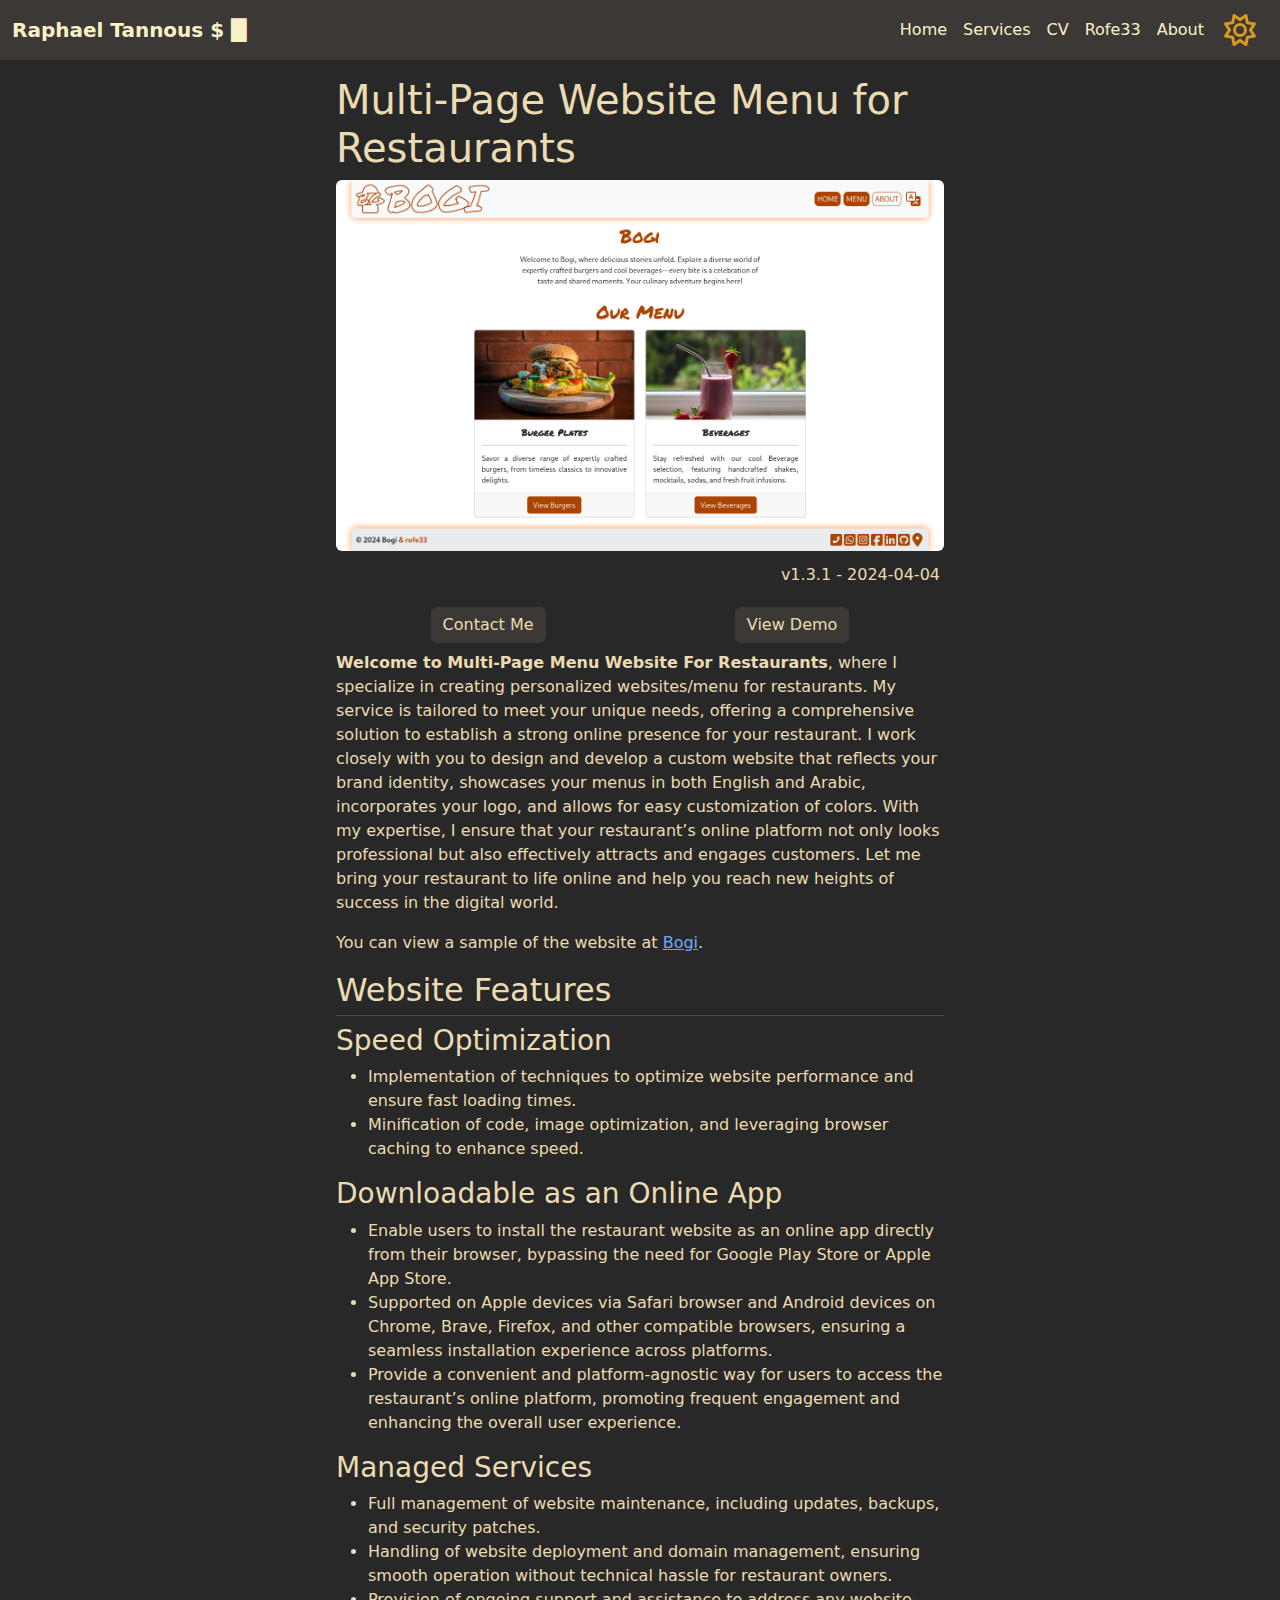
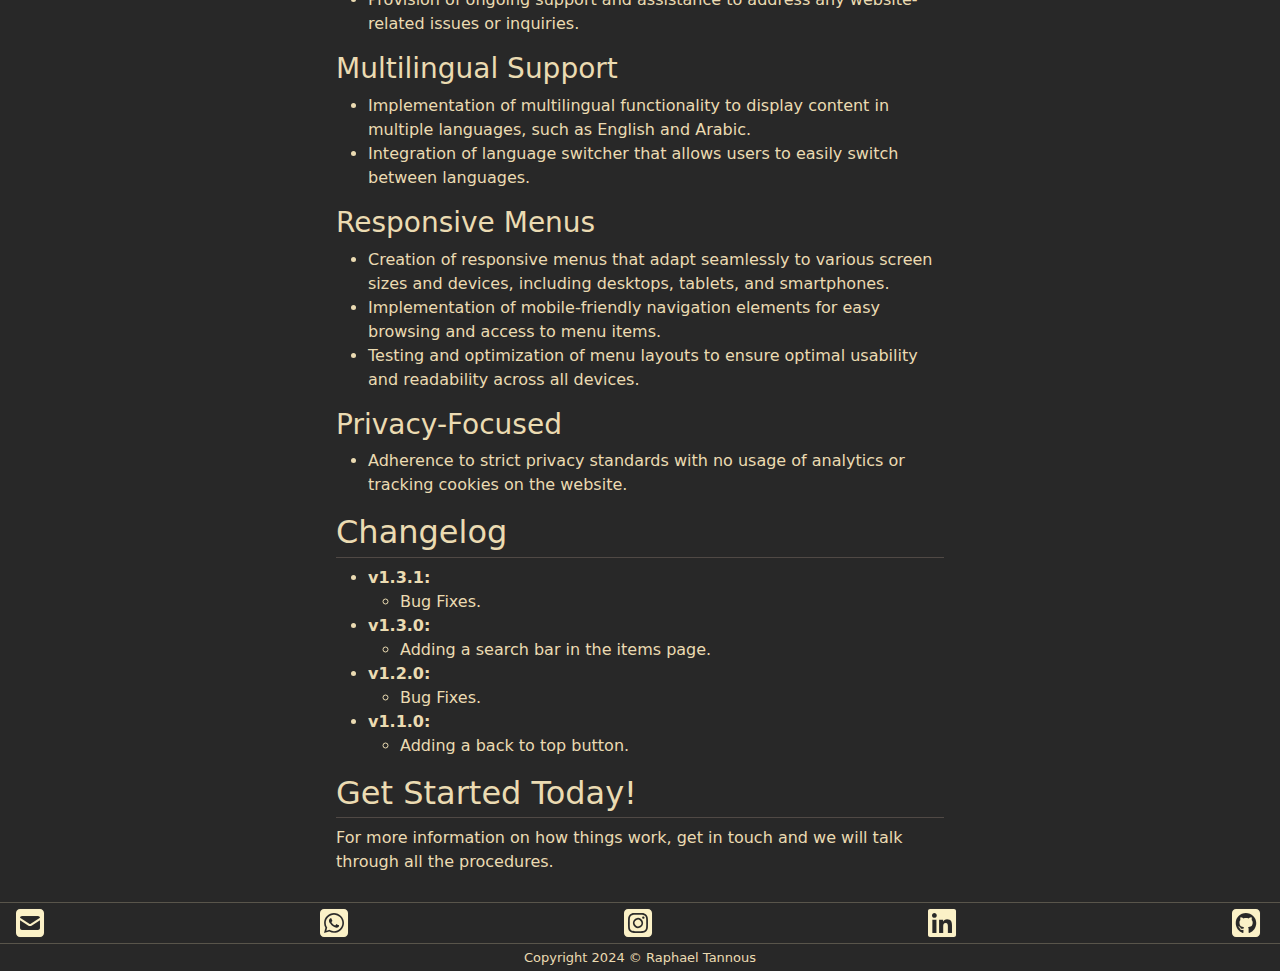
<file: services/multi-page-website-menu-for-restaurants/index.html>
<!DOCTYPE html>
<html
  lang="en-us"
  dir="ltr"
  data-bs-theme="dark"
>
  <head>
    <meta charset="utf-8">

<meta http-equiv="X-UA-Compatible" content="IE=edge" />
<meta name="viewport" content="width=device-width, initial-scale=1" />

<title>Multi-Page Website Menu for Restaurants | Raphael Tannous</title>

<link rel="apple-touch-icon" sizes="180x180" href="/apple-touch-icon.png">
<link rel="icon" type="image/png" sizes="32x32" href="/favicon-32x32.png">
<link rel="icon" type="image/png" sizes="16x16" href="/favicon-16x16.png">
<link rel="manifest" href="/site.webmanifest">
<link rel="mask-icon" href="/safari-pinned-tab.svg" color="#282828">
<meta name="msapplication-TileColor" content="#282828">
<meta name="theme-color" content="#282828">



<meta property="og:image" content="https://rofe33.github.io/og_image/og_image.png" />
<meta property="og:image:type" content="image/png" />
<meta property="og:image:width" content="1348" />
<meta property="og:image:height" content="627" />


<meta property="og:title" content="Raphael Tannous" />
<meta property="og:type" content="website" />
<meta property="og:url" content="https://rofe33.github.io/" />
<meta property="og:description" content="Explore my world of excellence in computer science services. From minimalist code to secure and fast solutions, I prioritize quality and reliability. Discover how my meticulous approach ensures optimal performance while safeguarding your data. Join me to experience innovation and excellence firsthand. Additionally, you can browse through my CV to learn more about my skills and experiences in the field." />

<meta name="description" content="Explore my world of excellence in computer science services. From minimalist code to secure and fast solutions, I prioritize quality and reliability. Discover how my meticulous approach ensures optimal performance while safeguarding your data. Join me to experience innovation and excellence firsthand. Additionally, you can browse through my CV to learn more about my skills and experiences in the field." />



      <link rel="stylesheet" href="/css/style.min.0214a997f2694ab1835a083870569eaa7f0910c4db2d12313982b0935bb96fd6.css" integrity="sha256-AhSpl/JpSrGDWgg4cFaeqn8JEMTbLRIxOYKwk1u5b9Y=" crossorigin="anonymous">


      <script src="/js/main.d6f823d89f61ecb93b323dba83acbdae1d5ec88627067e0a15a46befee5efff0.js" integrity="sha256-1vgj2J9h7Lk7Mj26g6y9rh1eyIYnBn4KFaRr7&#43;5e//A=" crossorigin="anonymous"></script>
      <script src="/js/offcanvas.781604b9925acc6887c51f0b7dacf73a6b12dc52c64512c4b9dcc6bb52893cae.js" integrity="sha256-eBYEuZJazGiHxR8Lfaz3OmsS3FLGRRLEudzGu1KJPK4=" crossorigin="anonymous"></script>


  </head>
  <body>
    <div class="page-wrapper">
      <header class="page-header">
        <nav class="navbar navbar-expand-md bg-body-tertiary">
  <div class="container-fluid">
    <a class="navbar-brand" href="https://rofe33.github.io/">
      <span class="header-domain">
        
          Raphael Tannous
        
      </span>
      <span class="header-chevron">
        $
      </span>
      <span class="header-cursor">
        █
      </span>
    </a>

    <div class="d-flex flex-row align-items-center">
      <button
        class="navbar-toggler"
        type="button"
        data-bs-toggle="offcanvas"
        data-bs-target="#offcanvasNavbar"
        aria-controls="offcanvasNavbar"
        aria-label="Toggle Mobile Menu"
      >
        <span class="navbar-toggler-icon"></span>
      </button>

      <div
        class="offcanvas offcanvas-end"
        tabindex="-1"
        id="offcanvasNavbar"
        aria-labelledby="offcanvasNavbarLabel"
      >
        <div class="offcanvas-header">
          <h5
            class="offcanvas-title"
            id="offcanvasNavbarLabel"
          >
            My Stuff
          </h5>

          <button
            type="button"
            class="btn-close"
            data-bs-dismiss="offcanvas"
            aria-label="Close"
          ></button>
        </div>

        <div class="offcanvas-body">
          
  <ul class="navbar-nav justify-content-end flex-grow-1">
    <li class="nav-item">
      <a class="nav-link" href="/">Home</a>
    </li>
    <li class="nav-item">
      <a aria-current="true" class="nav-link ancestor" href="/services/">Services</a>
    </li>
    <li class="nav-item">
      <a class="nav-link" href="/cv/">CV</a>
    </li>
    <li class="nav-item">
      <a class="nav-link" href="/rofe33/">Rofe33</a>
    </li>
    <li class="nav-item">
      <a class="nav-link" href="/about/">About</a>
    </li>
  </ul>

        </div>
      </div>

      <button class="btn" type="button" id="theme-switcher">
        <svg id="light-svg" width="32" height="32" version="1.1" viewBox="0 0 8.4667 8.4667" xmlns="http://www.w3.org/2000/svg">
         <g transform="translate(-59.038 -75.523)">
          <path d="m65.251 75.849c-0.0248-0.13228-0.11409-0.24307-0.23811-0.29432-0.12401-0.05127-0.26622-0.03637-0.377 0.03968l-1.3642 0.9392-1.3642-0.94085c-0.11079-0.07607-0.25299-0.09095-0.377-0.03968s-0.2133 0.16204-0.23811 0.29433l-0.29929 1.6287-1.6287 0.30094c-0.13228 0.0248-0.24307 0.11409-0.29433 0.23811-0.05125 0.12401-0.03637 0.26622 0.03968 0.377l0.9392 1.3642-0.94085 1.3642c-0.07607 0.11079-0.09095 0.25299-0.03968 0.377 0.05125 0.12401 0.16204 0.21496 0.29433 0.23811l1.6287 0.29929 0.29929 1.6287c0.0248 0.13228 0.11409 0.24307 0.23811 0.29433 0.12401 0.05125 0.26622 0.03637 0.377-0.03968l1.3658-0.9392 1.3642 0.94085c0.11079 0.07607 0.25299 0.09095 0.377 0.03968 0.12401-0.05125 0.2133-0.16204 0.23811-0.29433l0.29929-1.6287 1.6287-0.29928c0.13228-0.0248 0.24307-0.11409 0.29433-0.23811 0.05125-0.12401 0.03637-0.26622-0.03968-0.377l-0.9392-1.3658 0.94085-1.3642c0.07607-0.11079 0.09095-0.25299 0.03968-0.377-0.05125-0.12401-0.16204-0.2133-0.29433-0.23811l-1.6287-0.29929zm-1.7544 1.4931 1.0847-0.74739 0.23811 1.2947c0.02976 0.16204 0.15708 0.28936 0.31913 0.31913l1.2947 0.23811-0.74739 1.0847c-0.09425 0.13559-0.09425 0.31417 0 0.44976l0.74739 1.0847-1.2947 0.23811c-0.16204 0.02976-0.28936 0.15708-0.31913 0.31913l-0.23811 1.2947-1.0847-0.74739c-0.13559-0.09425-0.31417-0.09425-0.44976 0l-1.0847 0.74739-0.23811-1.2947c-0.02976-0.16204-0.15708-0.28936-0.31913-0.31913l-1.2947-0.23811 0.74739-1.0847c0.09425-0.13559 0.09425-0.31417 0-0.44976l-0.74739-1.0847 1.2947-0.23811c0.16204-0.02976 0.28936-0.15708 0.31913-0.31913l0.23811-1.2947 1.0847 0.74739c0.13559 0.09425 0.31417 0.09425 0.44976 0zm-0.22488 4.2661a1.8519 1.8519 0 1 0 0-3.7039 1.8519 1.8519 0 1 0 0 3.7039zm-1.0582-1.8519a1.0583 1.0583 0 1 1 2.1165 0 1.0583 1.0583 0 1 1-2.1165 0z" fill="#d79921" stroke-width=".26458"/>
         </g>
        </svg>

        <svg class="hidden-svg" id="dark-svg" width="8.4667mm" height="8.4666mm" version="1.1" viewBox="0 0 8.4667 8.4666" xmlns="http://www.w3.org/2000/svg">
         <g transform="translate(-8.0374 33.634)">
          <path d="m9.5167-31.51c-0.021897 0.79162 0.16346 1.5997 0.57768 2.3361 0.94404 1.6783 2.7952 2.4857 4.5487 2.1384-0.17992 0.17056-0.38071 0.32379-0.60262 0.4553-1.6151 0.95711-3.6847 0.38648-4.622-1.2798-0.66372-1.18-0.5795-2.5885 0.099823-3.651zm0.40035-1.7443c-1.8486 1.2896-2.437 3.8464-1.2994 5.8689 1.1916 2.1184 3.8263 2.8474 5.8869 1.6263 0.79754-0.47262 1.3905-1.1665 1.7512-1.9649 0.01918-0.04105 0.03573-0.08282 0.05324-0.12288 0.04541-0.10911 0.08555-0.21967 0.1221-0.33267 0.02193-0.06779 0.04219-0.13461 0.06149-0.20313 0.03622-0.13335-0.0153-0.27636-0.12842-0.3509-0.11312-0.07454-0.26196-0.06626-0.36552 0.02252-0.05595 0.04686-0.11191 0.09372-0.16979 0.13715-0.07861 0.058-0.15985 0.11528-0.24565 0.1684-0.02002 0.01187-0.04171 0.02472-0.06173 0.03658-0.0017 9.86e-4 -0.0033 2e-3 -5e-3 3e-3 -1.617 0.95369-3.6832 0.38108-4.6186-1.2818-0.52789-0.93849-0.58349-2.0221-0.24059-2.9629 8e-3 -0.0253 0.01866-0.04987 0.02835-0.07617 0.03591-0.09435 0.07709-0.18726 0.12186-0.27772 0.03246-0.0649 0.06658-0.13079 0.1043-0.19425 0.06806-0.12025 0.05236-0.27078-0.03818-0.37241-0.09053-0.10163-0.23643-0.13162-0.35901-0.07268-0.06295 0.03045-0.12328 0.06164-0.18431 0.09552-0.04601 0.02498-0.09273 0.05266-0.13778 0.07936-0.05506 0.03263-0.10749 0.06598-0.16158 0.10032-0.037412 0.02445-0.074825 0.04891-0.11127 0.07507z" fill="#d79921" stroke-width=".26458"/>
         </g>
        </svg>
      </button>
    </div>
  </div>
</nav>

      </header>
      <main class="page-body">
        
<div class="row m-2">
  <div class="offset-lg-3 col-lg-6 services">
    <h1 class="my-2">
      Multi-Page Website Menu for Restaurants
    </h1>

    <a href="https://bogi-resto.pages.dev/en/">
      <img class="img-fluid rounded" src="/services/bogi-resto/bogi-sample-desktop.png" alt="">
    </a>

    <div class="d-flex justify-content-end mt-2">
      <p class="version rounded p-1">
        v1.3.1 - 2024-04-04
      </p>
    </div>

    <div class="d-flex mb-2 justify-content-around">
      <a class="btn rounded button-tertiary" href="">
        Contact Me
      </a>
      <a class="btn rounded button-tertiary" href="https://bogi-resto.pages.dev/en/" target="blank">
        View Demo
      </a>
    </div>

    <div class="my-2 index-text">
      <p><strong>Welcome   to   Multi-Page   Menu   Website   For
Restaurants</strong>,  where  I  specialize  in  creating
personalized  websites/menu  for  restaurants.  My
service  is tailored  to meet  your unique  needs,
offering a  comprehensive solution to  establish a
strong  online  presence  for your  restaurant.  I
work  closely with  you  to design  and develop  a
custom website that  reflects your brand identity,
showcases your  menus in both English  and Arabic,
incorporates  your  logo,   and  allows  for  easy
customization  of  colors.  With my  expertise,  I
ensure  that  your  restaurant&rsquo;s  online  platform
not only  looks professional but  also effectively
attracts and engages customers.  Let me bring your
restaurant to  life online and help  you reach new
heights of success in the digital world.</p>
<p>You  can   view  a   sample  of  the   website  at
<a href="https://bogi-resto.pages.dev/en/">Bogi</a>.</p>
<h2 id="website-features">Website Features</h2>
<h3 id="speed-optimization">Speed Optimization</h3>
<ul>
<li>Implementation of techniques to optimize website
performance and ensure fast loading times.</li>
<li>Minification of  code, image  optimization, and
leveraging browser caching to enhance speed.</li>
</ul>
<h3 id="downloadable-as-an-online-app">Downloadable as an Online App</h3>
<ul>
<li>Enable  users to install the  restaurant website
as  an online  app  directly  from their  browser,
bypassing the need for  Google Play Store or Apple
App Store.</li>
<li>Supported  on Apple  devices via  Safari browser
and Android devices on Chrome, Brave, Firefox, and
other  compatible  browsers, ensuring  a  seamless
installation experience across platforms.</li>
<li>Provide  a convenient and  platform-agnostic way
for  users  to   access  the  restaurant&rsquo;s  online
platform,   promoting   frequent  engagement   and
enhancing the overall user experience.</li>
</ul>
<h3 id="managed-services">Managed Services</h3>
<ul>
<li>Full   management  of   website   maintenance,
including updates, backups, and security patches.</li>
<li>Handling  of   website  deployment  and  domain
management,  ensuring   smooth  operation  without
technical hassle for restaurant owners.</li>
<li>Provision  of ongoing support and  assistance to
address any website-related issues or inquiries.</li>
</ul>
<h3 id="multilingual-support">Multilingual Support</h3>
<ul>
<li>Implementation of  multilingual functionality to
display  content in  multiple  languages, such  as
English and Arabic.</li>
<li>Integration of  language  switcher that  allows
users to easily switch between languages.</li>
</ul>
<h3 id="responsive-menus">Responsive Menus</h3>
<ul>
<li>Creation  of   responsive  menus   that  adapt
seamlessly  to various  screen sizes  and devices,
including desktops, tablets, and smartphones.</li>
<li>Implementation  of  mobile-friendly  navigation
elements  for easy  browsing  and  access to  menu
items.</li>
<li>Testing and  optimization  of  menu layouts  to
ensure  optimal usability  and readability  across
all devices.</li>
</ul>
<h3 id="privacy-focused">Privacy-Focused</h3>
<ul>
<li>Adherence  to strict  privacy standards  with no
usage  of analytics  or  tracking  cookies on  the
website.</li>
</ul>
<h2 id="changelog">Changelog</h2>
<ul>
<li><strong>v1.3.1:</strong>
<ul>
<li>Bug Fixes.</li>
</ul>
</li>
<li><strong>v1.3.0:</strong>
<ul>
<li>Adding a search bar in the items page.</li>
</ul>
</li>
<li><strong>v1.2.0:</strong>
<ul>
<li>Bug Fixes.</li>
</ul>
</li>
<li><strong>v1.1.0:</strong>
<ul>
<li>Adding a back to top button.</li>
</ul>
</li>
</ul>
<h2 id="get-started-today">Get Started Today!</h2>
<p>For more information on how things work, get in touch and we will talk through all the procedures.</p>

    </div>

  </div>
</div>

      </main>
      <footer class="page-footer">
        <hr class="my-1">

<div class="d-flex justify-content-between px-3">
        <a class="social-svgs" href="mailto:raphaeltannous@proton.me" target="blank">
        <svg
  version="1.1"
    viewBox="0 0 512 512"
  xmlns="http://www.w3.org/2000/svg"
    width="32px"
    height="32px"
    fill="currentColor"
    stroke="currentColor"
><!--!Font Awesome Free 6.5.1 by @fontawesome - https://fontawesome.com License - https://fontawesome.com/license/free Copyright 2024 Fonticons, Inc.--><path
    d="M64 32C28.7 32 0 60.7 0 96V416c0 35.3 28.7 64 64 64H384c35.3 0 64-28.7 64-64V96c0-35.3-28.7-64-64-64H64zM218 271.7L64.2 172.4C66 156.4 79.5 144 96 144H352c16.5 0 30 12.4 31.8 28.4L230 271.7c-1.8 1.2-3.9 1.8-6 1.8s-4.2-.6-6-1.8zm29.4 26.9L384 210.4V336c0 17.7-14.3 32-32 32H96c-17.7 0-32-14.3-32-32V210.4l136.6 88.2c7 4.5 15.1 6.9 23.4 6.9s16.4-2.4 23.4-6.9z"
    /></svg>
</a>
        <a class="social-svgs" href="https://wa.me/qr/OMDN4CQCFDJNK1" target="blank">
        <svg
  version="1.1"
    viewBox="0 0 512 512"
  xmlns="http://www.w3.org/2000/svg"
    width="32px"
    height="32px"
    fill="currentColor"
    stroke="currentColor"
><!--!Font Awesome Free 6.5.1 by @fontawesome - https://fontawesome.com License - https://fontawesome.com/license/free Copyright 2024 Fonticons, Inc.--><path
    d="M92.1 254.6c0 24.9 7 49.2 20.2 70.1l3.1 5-13.3 48.6L152 365.2l4.8 2.9c20.2 12 43.4 18.4 67.1 18.4h.1c72.6 0 133.3-59.1 133.3-131.8c0-35.2-15.2-68.3-40.1-93.2c-25-25-58-38.7-93.2-38.7c-72.7 0-131.8 59.1-131.9 131.8zM274.8 330c-12.6 1.9-22.4 .9-47.5-9.9c-36.8-15.9-61.8-51.5-66.9-58.7c-.4-.6-.7-.9-.8-1.1c-2-2.6-16.2-21.5-16.2-41c0-18.4 9-27.9 13.2-32.3c.3-.3 .5-.5 .7-.8c3.6-4 7.9-5 10.6-5c2.6 0 5.3 0 7.6 .1c.3 0 .5 0 .8 0c2.3 0 5.2 0 8.1 6.8c1.2 2.9 3 7.3 4.9 11.8c3.3 8 6.7 16.3 7.3 17.6c1 2 1.7 4.3 .3 6.9c-3.4 6.8-6.9 10.4-9.3 13c-3.1 3.2-4.5 4.7-2.3 8.6c15.3 26.3 30.6 35.4 53.9 47.1c4 2 6.3 1.7 8.6-1c2.3-2.6 9.9-11.6 12.5-15.5c2.6-4 5.3-3.3 8.9-2s23.1 10.9 27.1 12.9c.8 .4 1.5 .7 2.1 1c2.8 1.4 4.7 2.3 5.5 3.6c.9 1.9 .9 9.9-2.4 19.1c-3.3 9.3-19.1 17.7-26.7 18.8zM448 96c0-35.3-28.7-64-64-64H64C28.7 32 0 60.7 0 96V416c0 35.3 28.7 64 64 64H384c35.3 0 64-28.7 64-64V96zM148.1 393.9L64 416l22.5-82.2c-13.9-24-21.2-51.3-21.2-79.3C65.4 167.1 136.5 96 223.9 96c42.4 0 82.2 16.5 112.2 46.5c29.9 30 47.9 69.8 47.9 112.2c0 87.4-72.7 158.5-160.1 158.5c-26.6 0-52.7-6.7-75.8-19.3z"
    /></svg>
</a>
        <a class="social-svgs" href="https://www.instagram.com/rof3.33?igsh=N3N4MDU4M2V5dmE3" target="blank">
        <svg
  version="1.1"
    viewBox="0 0 512 512"
  xmlns="http://www.w3.org/2000/svg"
    width="32px"
    height="32px"
    fill="currentColor"
    stroke="currentColor"
><!--!Font Awesome Free 6.5.1 by @fontawesome - https://fontawesome.com License - https://fontawesome.com/license/free Copyright 2024 Fonticons, Inc.--><path
    d="M194.4 211.7a53.3 53.3 0 1 0 59.3 88.7 53.3 53.3 0 1 0 -59.3-88.7zm142.3-68.4c-5.2-5.2-11.5-9.3-18.4-12c-18.1-7.1-57.6-6.8-83.1-6.5c-4.1 0-7.9 .1-11.2 .1c-3.3 0-7.2 0-11.4-.1c-25.5-.3-64.8-.7-82.9 6.5c-6.9 2.7-13.1 6.8-18.4 12s-9.3 11.5-12 18.4c-7.1 18.1-6.7 57.7-6.5 83.2c0 4.1 .1 7.9 .1 11.1s0 7-.1 11.1c-.2 25.5-.6 65.1 6.5 83.2c2.7 6.9 6.8 13.1 12 18.4s11.5 9.3 18.4 12c18.1 7.1 57.6 6.8 83.1 6.5c4.1 0 7.9-.1 11.2-.1c3.3 0 7.2 0 11.4 .1c25.5 .3 64.8 .7 82.9-6.5c6.9-2.7 13.1-6.8 18.4-12s9.3-11.5 12-18.4c7.2-18 6.8-57.4 6.5-83c0-4.2-.1-8.1-.1-11.4s0-7.1 .1-11.4c.3-25.5 .7-64.9-6.5-83l0 0c-2.7-6.9-6.8-13.1-12-18.4zm-67.1 44.5A82 82 0 1 1 178.4 324.2a82 82 0 1 1 91.1-136.4zm29.2-1.3c-3.1-2.1-5.6-5.1-7.1-8.6s-1.8-7.3-1.1-11.1s2.6-7.1 5.2-9.8s6.1-4.5 9.8-5.2s7.6-.4 11.1 1.1s6.5 3.9 8.6 7s3.2 6.8 3.2 10.6c0 2.5-.5 5-1.4 7.3s-2.4 4.4-4.1 6.2s-3.9 3.2-6.2 4.2s-4.8 1.5-7.3 1.5l0 0c-3.8 0-7.5-1.1-10.6-3.2zM448 96c0-35.3-28.7-64-64-64H64C28.7 32 0 60.7 0 96V416c0 35.3 28.7 64 64 64H384c35.3 0 64-28.7 64-64V96zM357 389c-18.7 18.7-41.4 24.6-67 25.9c-26.4 1.5-105.6 1.5-132 0c-25.6-1.3-48.3-7.2-67-25.9s-24.6-41.4-25.8-67c-1.5-26.4-1.5-105.6 0-132c1.3-25.6 7.1-48.3 25.8-67s41.5-24.6 67-25.8c26.4-1.5 105.6-1.5 132 0c25.6 1.3 48.3 7.1 67 25.8s24.6 41.4 25.8 67c1.5 26.3 1.5 105.4 0 131.9c-1.3 25.6-7.1 48.3-25.8 67z"
    /></svg>
</a>
        <a class="social-svgs" href="https://www.linkedin.com/in/rofe33/" target="blank">
        <svg
  version="1.1"
    viewBox="0 0 512 512"
  xmlns="http://www.w3.org/2000/svg"
    width="32px"
    height="32px"
    fill="currentColor"
    stroke="currentColor"
><!--!Font Awesome Free 6.5.1 by @fontawesome - https://fontawesome.com License - https://fontawesome.com/license/free Copyright 2024 Fonticons, Inc.--><path
    d="M416 32H31.9C14.3 32 0 46.5 0 64.3v383.4C0 465.5 14.3 480 31.9 480H416c17.6 0 32-14.5 32-32.3V64.3c0-17.8-14.4-32.3-32-32.3zM135.4 416H69V202.2h66.5V416zm-33.2-243c-21.3 0-38.5-17.3-38.5-38.5S80.9 96 102.2 96c21.2 0 38.5 17.3 38.5 38.5 0 21.3-17.2 38.5-38.5 38.5zm282.1 243h-66.4V312c0-24.8-.5-56.7-34.5-56.7-34.6 0-39.9 27-39.9 54.9V416h-66.4V202.2h63.7v29.2h.9c8.9-16.8 30.6-34.5 62.9-34.5 67.2 0 79.7 44.3 79.7 101.9V416z"
    /></svg>
</a>
        <a class="social-svgs" href="https://rofe33.github.io/" target="blank">
        <svg
  version="1.1"
    viewBox="0 0 512 512"
  xmlns="http://www.w3.org/2000/svg"
    width="32px"
    height="32px"
    fill="currentColor"
    stroke="currentColor"
><!--!Font Awesome Free 6.5.1 by @fontawesome - https://fontawesome.com License - https://fontawesome.com/license/free Copyright 2024 Fonticons, Inc.--><path
    d="M448 96c0-35.3-28.7-64-64-64H64C28.7 32 0 60.7 0 96V416c0 35.3 28.7 64 64 64H384c35.3 0 64-28.7 64-64V96zM265.8 407.7c0-1.8 0-6 .1-11.6c.1-11.4 .1-28.8 .1-43.7c0-15.6-5.2-25.5-11.3-30.7c37-4.1 76-9.2 76-73.1c0-18.2-6.5-27.3-17.1-39c1.7-4.3 7.4-22-1.7-45c-13.9-4.3-45.7 17.9-45.7 17.9c-13.2-3.7-27.5-5.6-41.6-5.6s-28.4 1.9-41.6 5.6c0 0-31.8-22.2-45.7-17.9c-9.1 22.9-3.5 40.6-1.7 45c-10.6 11.7-15.6 20.8-15.6 39c0 63.6 37.3 69 74.3 73.1c-4.8 4.3-9.1 11.7-10.6 22.3c-9.5 4.3-33.8 11.7-48.3-13.9c-9.1-15.8-25.5-17.1-25.5-17.1c-16.2-.2-1.1 10.2-1.1 10.2c10.8 5 18.4 24.2 18.4 24.2c9.7 29.7 56.1 19.7 56.1 19.7c0 9 .1 21.7 .1 30.6c0 4.8 .1 8.6 .1 10c0 4.3-3 9.5-11.5 8C106 393.6 59.8 330.8 59.8 257.4c0-91.8 70.2-161.5 162-161.5s166.2 69.7 166.2 161.5c.1 73.4-44.7 136.3-110.7 158.3c-8.4 1.5-11.5-3.7-11.5-8zm-90.5-54.8c-.2-1.5 1.1-2.8 3-3.2c1.9-.2 3.7 .6 3.9 1.9c.3 1.3-1 2.6-3 3c-1.9 .4-3.7-.4-3.9-1.7zm-9.1 3.2c-2.2 .2-3.7-.9-3.7-2.4c0-1.3 1.5-2.4 3.5-2.4c1.9-.2 3.7 .9 3.7 2.4c0 1.3-1.5 2.4-3.5 2.4zm-14.3-2.2c-1.9-.4-3.2-1.9-2.8-3.2s2.4-1.9 4.1-1.5c2 .6 3.3 2.1 2.8 3.4c-.4 1.3-2.4 1.9-4.1 1.3zm-12.5-7.3c-1.5-1.3-1.9-3.2-.9-4.1c.9-1.1 2.8-.9 4.3 .6c1.3 1.3 1.8 3.3 .9 4.1c-.9 1.1-2.8 .9-4.3-.6zm-8.5-10c-1.1-1.5-1.1-3.2 0-3.9c1.1-.9 2.8-.2 3.7 1.3c1.1 1.5 1.1 3.3 0 4.1c-.9 .6-2.6 0-3.7-1.5zm-6.3-8.8c-1.1-1.3-1.3-2.8-.4-3.5c.9-.9 2.4-.4 3.5 .6c1.1 1.3 1.3 2.8 .4 3.5c-.9 .9-2.4 .4-3.5-.6zm-6-6.4c-1.3-.6-1.9-1.7-1.5-2.6c.4-.6 1.5-.9 2.8-.4c1.3 .7 1.9 1.8 1.5 2.6c-.4 .9-1.7 1.1-2.8 .4z"
    /></svg>
</a></div>

<hr class="my-1">
<p class="footer-text mb-1">
  Copyright 2024 &copy; Raphael Tannous
</p>

      </footer>
    </div>
  </body>
</html>
</file>
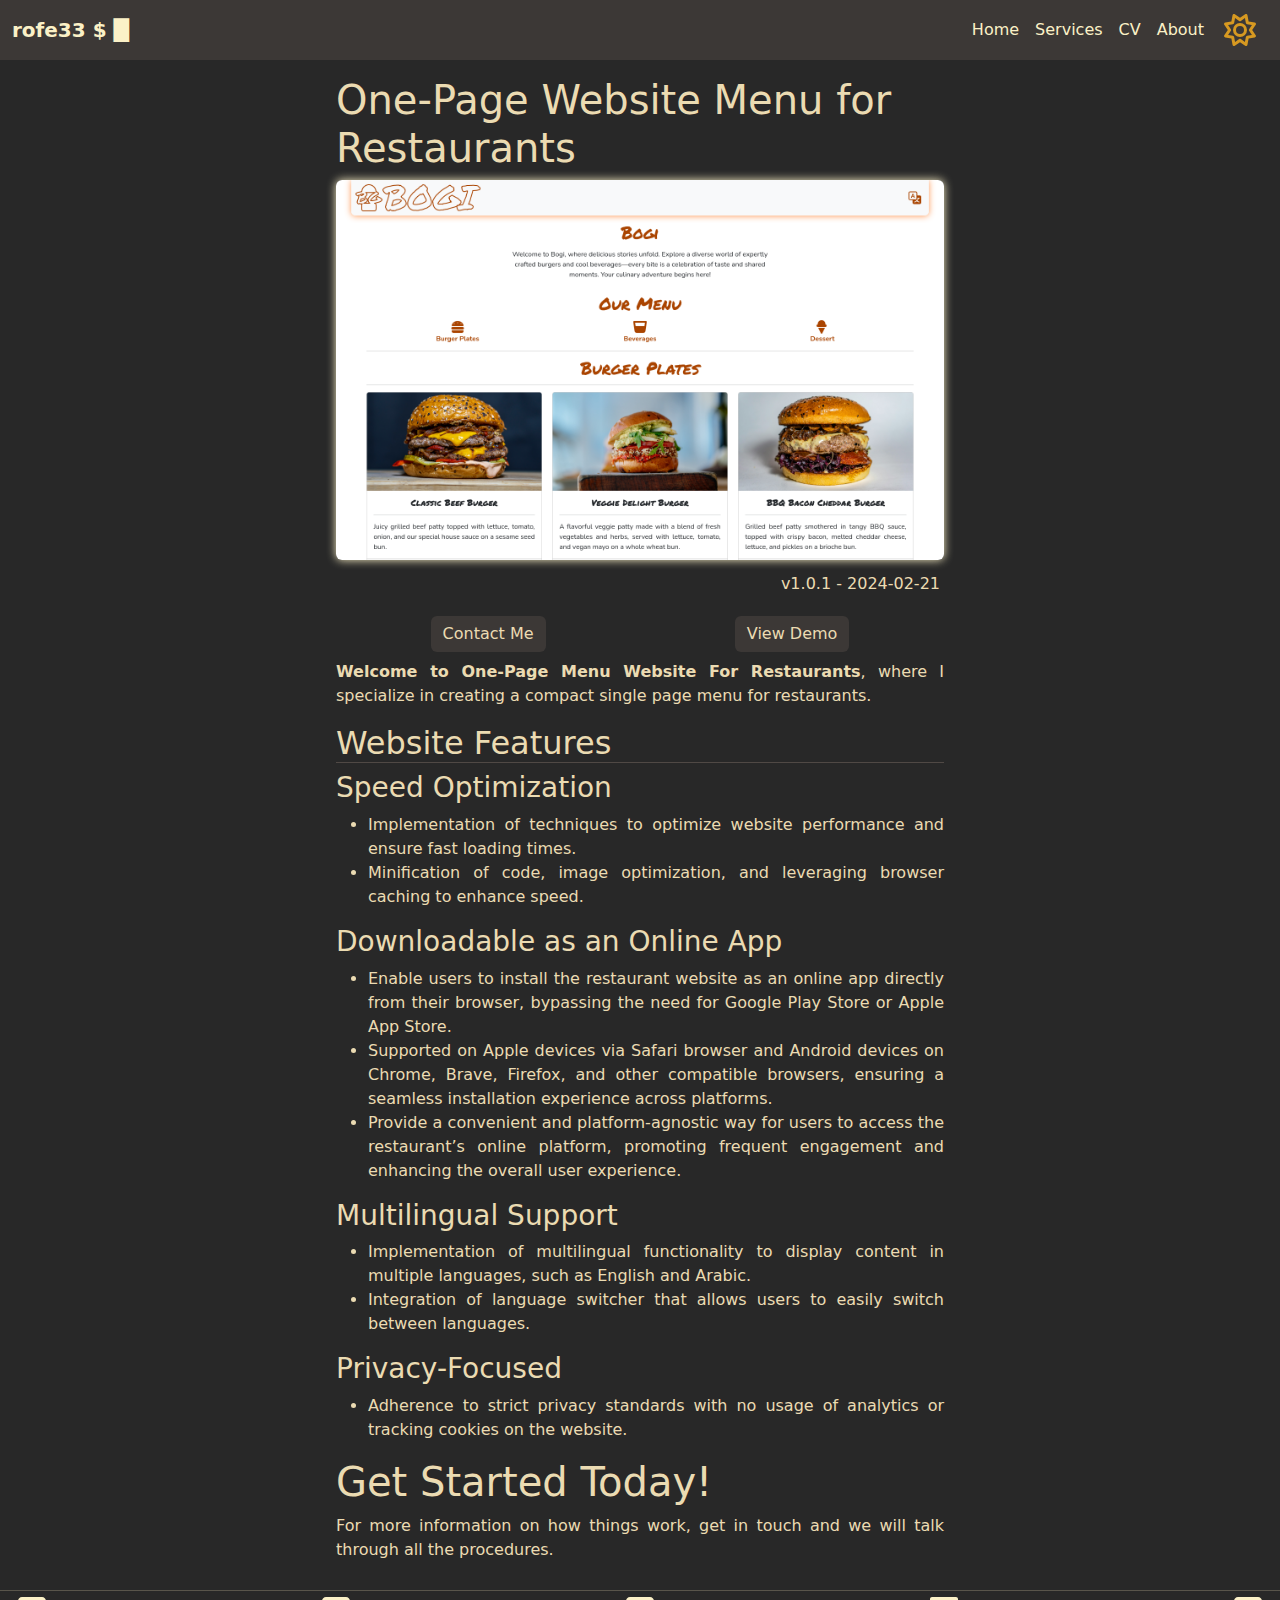
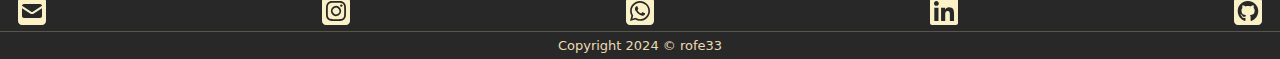
<file: services/one-page-website-menu-for-restaurants/index.html>
<!doctype html><html lang=en-us dir=ltr data-bs-theme=dark><head><meta charset=utf-8><meta http-equiv=X-UA-Compatible content="IE=edge"><meta name=viewport content="width=device-width,initial-scale=1"><title>One-Page Website Menu for Restaurants | rofe33</title>
<link rel=apple-touch-icon sizes=180x180 href=/apple-touch-icon.png><link rel=icon type=image/png sizes=32x32 href=/favicon-32x32.png><link rel=icon type=image/png sizes=16x16 href=/favicon-16x16.png><link rel=manifest href=/site.webmanifest><link rel=mask-icon href=/safari-pinned-tab.svg color=#282828><meta name=msapplication-TileColor content="#282828"><meta name=theme-color content="#282828"><meta property="og:image" content="https://rofe33.github.io/og_image/og_image.png"><meta property="og:image:type" content="image/png"><meta property="og:image:width" content="1348"><meta property="og:image:height" content="627"><meta property="og:title" content="rofe33"><meta property="og:type" content="website"><meta property="og:url" content="https://rofe33.github.io/"><meta property="og:description" content="Explore my world of excellence in computer science services. From minimalist code to secure and fast solutions, I prioritize quality and reliability. Discover how my meticulous approach ensures optimal performance while safeguarding your data. Join me to experience innovation and excellence firsthand. Additionally, you can browse through my CV to learn more about my skills and experiences in the field."><meta name=description content="Explore my world of excellence in computer science services. From minimalist code to secure and fast solutions, I prioritize quality and reliability. Discover how my meticulous approach ensures optimal performance while safeguarding your data. Join me to experience innovation and excellence firsthand. Additionally, you can browse through my CV to learn more about my skills and experiences in the field."><link rel=stylesheet href=/css/style.min.2ce90e30f6cad9ebe018c3b5b570db1d4607e61c4419aec42c1b4bb324c0a597.css integrity="sha256-LOkOMPbK2evgGMO1tXDbHUYH5hxEGa7ELBtLsyTApZc=" crossorigin=anonymous><script src=/js/main.d6f823d89f61ecb93b323dba83acbdae1d5ec88627067e0a15a46befee5efff0.js integrity="sha256-1vgj2J9h7Lk7Mj26g6y9rh1eyIYnBn4KFaRr7+5e//A=" crossorigin=anonymous></script><script src=/js/bootstrap.bundle.f91459c4ca05bd7ce08678de18d78a5d9f5e5c4eaed23d9f6e889c52a12aef5e.js integrity="sha256-+RRZxMoFvXzghnjeGNeKXZ9eXE6u0j2fboicUqEq714=" crossorigin=anonymous></script></head><body><div class=page-wrapper><header class=page-header><nav class="navbar navbar-expand-md bg-body-tertiary"><div class=container-fluid><a class=navbar-brand href=https://rofe33.github.io/><span class=header-domain>rofe33
</span><span class=header-chevron>$
</span><span class=header-cursor>█</span></a><div class="d-flex flex-row align-items-center"><button class=navbar-toggler type=button data-bs-toggle=offcanvas data-bs-target=#offcanvasNavbar aria-controls=offcanvasNavbar aria-label="Toggle Mobile Menu">
<span class=navbar-toggler-icon></span></button><div class="offcanvas offcanvas-end" tabindex=-1 id=offcanvasNavbar aria-labelledby=offcanvasNavbarLabel><div class=offcanvas-header><h5 class=offcanvas-title id=offcanvasNavbarLabel>My Stuff</h5><button type=button class=btn-close data-bs-dismiss=offcanvas aria-label=Close></button></div><div class=offcanvas-body><ul class="navbar-nav justify-content-end flex-grow-1"><li class=nav-item><a class=nav-link href=/>Home</a></li><li class=nav-item><a aria-current=true class="nav-link ancestor" href=/services/>Services</a></li><li class=nav-item><a class=nav-link href=/cv/>CV</a></li><li class=nav-item><a class=nav-link href=/about/>About</a></li></ul></div></div><button class=btn type=button id=theme-switcher><svg id="light-svg" width="32" height="32" viewBox="0 0 8.4667 8.4667" xmlns="http://www.w3.org/2000/svg"><g transform="translate(-59.038 -75.523)"><path d="m65.251 75.849c-.0248-.13228-.11409-.24307-.23811-.29432-.12401-.05127-.26622-.03637-.377.03968l-1.3642.9392-1.3642-.94085c-.11079-.07607-.25299-.09095-.377-.03968s-.2133.16204-.23811.29433l-.29929 1.6287-1.6287.30094c-.13228.0248-.24307.11409-.29433.23811-.05125.12401-.03637.26622.03968.377l.9392 1.3642-.94085 1.3642c-.07607.11079-.09095.25299-.03968.377.05125.12401.16204.21496.29433.23811l1.6287.29929.29929 1.6287c.0248.13228.11409.24307.23811.29433.12401.05125.26622.03637.377-.03968l1.3658-.9392 1.3642.94085c.11079.07607.25299.09095.377.03968.12401-.05125.2133-.16204.23811-.29433l.29929-1.6287 1.6287-.29928c.13228-.0248.24307-.11409.29433-.23811.05125-.12401.03637-.26622-.03968-.377l-.9392-1.3658.94085-1.3642c.07607-.11079.09095-.25299.03968-.377-.05125-.12401-.16204-.2133-.29433-.23811l-1.6287-.29929zm-1.7544 1.4931 1.0847-.74739.23811 1.2947c.02976.16204.15708.28936.31913.31913l1.2947.23811-.74739 1.0847c-.09425.13559-.09425.31417.0.44976l.74739 1.0847-1.2947.23811c-.16204.02976-.28936.15708-.31913.31913l-.23811 1.2947-1.0847-.74739c-.13559-.09425-.31417-.09425-.44976.0l-1.0847.74739-.23811-1.2947c-.02976-.16204-.15708-.28936-.31913-.31913l-1.2947-.23811.74739-1.0847c.09425-.13559.09425-.31417.0-.44976l-.74739-1.0847 1.2947-.23811c.16204-.02976.28936-.15708.31913-.31913l.23811-1.2947 1.0847.74739c.13559.09425.31417.09425.44976.0zm-.22488 4.2661a1.8519 1.8519.0 100-3.7039 1.8519 1.8519.0 100 3.7039zm-1.0582-1.8519a1.0583 1.0583.0 112.1165.0 1.0583 1.0583.0 11-2.1165.0z" fill="#d79921" stroke-width=".26458"/></g></svg><svg class="hidden-svg" id="dark-svg" width="8.4667mm" height="8.4666mm" viewBox="0 0 8.4667 8.4666" xmlns="http://www.w3.org/2000/svg"><g transform="translate(-8.0374 33.634)"><path d="m9.5167-31.51c-.021897.79162.16346 1.5997.57768 2.3361.94404 1.6783 2.7952 2.4857 4.5487 2.1384-.17992.17056-.38071.32379-.60262.4553-1.6151.95711-3.6847.38648-4.622-1.2798-.66372-1.18-.5795-2.5885.099823-3.651zm.40035-1.7443c-1.8486 1.2896-2.437 3.8464-1.2994 5.8689 1.1916 2.1184 3.8263 2.8474 5.8869 1.6263.79754-.47262 1.3905-1.1665 1.7512-1.9649.01918-.04105.03573-.08282.05324-.12288.04541-.10911.08555-.21967.1221-.33267.02193-.06779.04219-.13461.06149-.20313.03622-.13335-.0153-.27636-.12842-.3509s-.26196-.06626-.36552.02252c-.05595.04686-.11191.09372-.16979.13715-.07861.058-.15985.11528-.24565.1684-.02002.01187-.04171.02472-.06173.03658-.0017 986e-6-.0033.002-.005.003-1.617.95369-3.6832.38108-4.6186-1.2818-.52789-.93849-.58349-2.0221-.24059-2.9629.008-.0253.01866-.04987.02835-.07617.03591-.09435.07709-.18726.12186-.27772.03246-.0649.06658-.13079.1043-.19425.06806-.12025.05236-.27078-.03818-.37241-.09053-.10163-.23643-.13162-.35901-.07268-.06295.03045-.12328.06164-.18431.09552-.04601.02498-.09273.05266-.13778.07936-.05506.03263-.10749.06598-.16158.10032-.037412.02445-.074825.04891-.11127.07507z" fill="#d79921" stroke-width=".26458"/></g></svg></button></div></div></nav></header><main class=page-body><div class="row m-2"><div class="offset-lg-3 col-lg-6 services"><h1 class=my-2>One-Page Website Menu for Restaurants</h1><a href=https://bogi-resto-op.pages.dev/en/><img class="img-fluid rounded" src=/services/bogi-resto-op/bogi-op-sample-desktop.png alt></a><div class="d-flex justify-content-end mt-2"><p class="version rounded p-1">v1.0.1 - 2024-02-21</p></div><div class="d-flex mb-2 justify-content-around"><a class="btn rounded button-tertiary" href=https://wa.me/qr/OMDN4CQCFDJNK1>Contact Me
</a><a class="btn rounded button-tertiary" href=https://bogi-resto-op.pages.dev/en/ target=blank>View Demo</a></div><div class="my-2 index-text"><p><strong>Welcome to One-Page Menu Website For
Restaurants</strong>, where I specialize in creating a
compact single page menu for restaurants.</p><h2 id=website-features>Website Features</h2><h3 id=speed-optimization>Speed Optimization</h3><ul><li>Implementation of techniques to optimize website
performance and ensure fast loading times.</li><li>Minification of code, image optimization, and
leveraging browser caching to enhance speed.</li></ul><h3 id=downloadable-as-an-online-app>Downloadable as an Online App</h3><ul><li>Enable users to install the restaurant website
as an online app directly from their browser,
bypassing the need for Google Play Store or Apple
App Store.</li><li>Supported on Apple devices via Safari browser
and Android devices on Chrome, Brave, Firefox, and
other compatible browsers, ensuring a seamless
installation experience across platforms.</li><li>Provide a convenient and platform-agnostic way
for users to access the restaurant&rsquo;s online
platform, promoting frequent engagement and
enhancing the overall user experience.</li></ul><h3 id=multilingual-support>Multilingual Support</h3><ul><li>Implementation of multilingual functionality to
display content in multiple languages, such as
English and Arabic.</li><li>Integration of language switcher that allows
users to easily switch between languages.</li></ul><h3 id=privacy-focused>Privacy-Focused</h3><ul><li>Adherence to strict privacy standards with no
usage of analytics or tracking cookies on the
website.</li></ul><h1 id=get-started-today>Get Started Today!</h1><p>For more information on how things work, get in touch and we will talk through all the procedures.</p></div></div></div></main><footer class=page-footer><hr class=my-1><div class="d-flex justify-content-between px-3"><a href=mailto:r3veal@protonmail.ch class=social-svgs target=blank><svg xmlns="http://www.w3.org/2000/svg" height="32" width="32" viewBox="0 0 448 512" fill="currentcolor"><path d="M64 32C28.7 32 0 60.7.0 96V416c0 35.3 28.7 64 64 64H384c35.3.0 64-28.7 64-64V96c0-35.3-28.7-64-64-64H64zM218 271.7 64.2 172.4C66 156.4 79.5 144 96 144H352c16.5.0 30 12.4 31.8 28.4L230 271.7c-1.8 1.2-3.9 1.8-6 1.8s-4.2-.6-6-1.8zm29.4 26.9L384 210.4V336c0 17.7-14.3 32-32 32H96c-17.7.0-32-14.3-32-32V210.4l136.6 88.2c7 4.5 15.1 6.9 23.4 6.9s16.4-2.4 23.4-6.9z"/></svg>
</a><a href="https://www.instagram.com/rof3.33?igsh=N3N4MDU4M2V5dmE3" class=social-svgs target=blank><svg xmlns="http://www.w3.org/2000/svg" height="32" width="32" viewBox="0 0 448 512" fill="currentcolor"><path d="M194.4 211.7a53.3 53.3.0 1059.3 88.7 53.3 53.3.0 10-59.3-88.7zm142.3-68.4c-5.2-5.2-11.5-9.3-18.4-12-18.1-7.1-57.6-6.8-83.1-6.5-4.1.0-7.9.1-11.2.1-3.3.0-7.2.0-11.4-.1-25.5-.3-64.8-.7-82.9 6.5-6.9 2.7-13.1 6.8-18.4 12s-9.3 11.5-12 18.4c-7.1 18.1-6.7 57.7-6.5 83.2.0 4.1.1 7.9.1 11.1s0 7-.1 11.1c-.2 25.5-.6 65.1 6.5 83.2 2.7 6.9 6.8 13.1 12 18.4s11.5 9.3 18.4 12c18.1 7.1 57.6 6.8 83.1 6.5 4.1.0 7.9-.1 11.2-.1 3.3.0 7.2.0 11.4.1 25.5.3 64.8.7 82.9-6.5 6.9-2.7 13.1-6.8 18.4-12s9.3-11.5 12-18.4c7.2-18 6.8-57.4 6.5-83 0-4.2-.1-8.1-.1-11.4s0-7.1.1-11.4c.3-25.5.7-64.9-6.5-83-2.7-6.9-6.8-13.1-12-18.4zm-67.1 44.5A82 82 0 11178.4 324.2a82 82 0 1191.1-136.4zm29.2-1.3c-3.1-2.1-5.6-5.1-7.1-8.6s-1.8-7.3-1.1-11.1 2.6-7.1 5.2-9.8 6.1-4.5 9.8-5.2 7.6-.4 11.1 1.1 6.5 3.9 8.6 7 3.2 6.8 3.2 10.6c0 2.5-.5 5-1.4 7.3s-2.4 4.4-4.1 6.2-3.9 3.2-6.2 4.2-4.8 1.5-7.3 1.5c-3.8.0-7.5-1.1-10.6-3.2zM448 96c0-35.3-28.7-64-64-64H64C28.7 32 0 60.7.0 96V416c0 35.3 28.7 64 64 64H384c35.3.0 64-28.7 64-64V96zM357 389c-18.7 18.7-41.4 24.6-67 25.9-26.4 1.5-105.6 1.5-132 0-25.6-1.3-48.3-7.2-67-25.9s-24.6-41.4-25.8-67c-1.5-26.4-1.5-105.6.0-132 1.3-25.6 7.1-48.3 25.8-67s41.5-24.6 67-25.8c26.4-1.5 105.6-1.5 132 0 25.6 1.3 48.3 7.1 67 25.8s24.6 41.4 25.8 67c1.5 26.3 1.5 105.4.0 131.9-1.3 25.6-7.1 48.3-25.8 67z"/></svg>
</a><a href=https://wa.me/qr/OMDN4CQCFDJNK1 class=social-svgs target=blank><svg xmlns="http://www.w3.org/2000/svg" height="32" width="32" viewBox="0 0 448 512" fill="currentcolor"><path d="M92.1 254.6c0 24.9 7 49.2 20.2 70.1l3.1 5-13.3 48.6L152 365.2l4.8 2.9c20.2 12 43.4 18.4 67.1 18.4h.1c72.6.0 133.3-59.1 133.3-131.8.0-35.2-15.2-68.3-40.1-93.2-25-25-58-38.7-93.2-38.7-72.7.0-131.8 59.1-131.9 131.8zM274.8 330c-12.6 1.9-22.4.9-47.5-9.9-36.8-15.9-61.8-51.5-66.9-58.7-.4-.6-.7-.9-.8-1.1-2-2.6-16.2-21.5-16.2-41 0-18.4 9-27.9 13.2-32.3.3-.3.5-.5.7-.8 3.6-4 7.9-5 10.6-5 2.6.0 5.3.0 7.6.1.3.0.5.0.8.0 2.3.0 5.2.0 8.1 6.8 1.2 2.9 3 7.3 4.9 11.8 3.3 8 6.7 16.3 7.3 17.6 1 2 1.7 4.3.3 6.9-3.4 6.8-6.9 10.4-9.3 13-3.1 3.2-4.5 4.7-2.3 8.6 15.3 26.3 30.6 35.4 53.9 47.1 4 2 6.3 1.7 8.6-1 2.3-2.6 9.9-11.6 12.5-15.5 2.6-4 5.3-3.3 8.9-2s23.1 10.9 27.1 12.9c.8.4 1.5.7 2.1 1 2.8 1.4 4.7 2.3 5.5 3.6.9 1.9.9 9.9-2.4 19.1-3.3 9.3-19.1 17.7-26.7 18.8zM448 96c0-35.3-28.7-64-64-64H64C28.7 32 0 60.7.0 96V416c0 35.3 28.7 64 64 64H384c35.3.0 64-28.7 64-64V96zM148.1 393.9 64 416l22.5-82.2c-13.9-24-21.2-51.3-21.2-79.3C65.4 167.1 136.5 96 223.9 96c42.4.0 82.2 16.5 112.2 46.5 29.9 30 47.9 69.8 47.9 112.2.0 87.4-72.7 158.5-160.1 158.5-26.6.0-52.7-6.7-75.8-19.3z"/></svg>
</a><a href=https://www.linkedin.com/in/rofe33/ class=social-svgs target=blank><svg xmlns="http://www.w3.org/2000/svg" height="32" width="32" viewBox="0 0 448 512" fill="currentcolor"><path d="M416 32H31.9C14.3 32 0 46.5.0 64.3v383.4C0 465.5 14.3 480 31.9 480H416c17.6.0 32-14.5 32-32.3V64.3c0-17.8-14.4-32.3-32-32.3zM135.4 416H69V202.2h66.5V416zm-33.2-243c-21.3.0-38.5-17.3-38.5-38.5S80.9 96 102.2 96c21.2.0 38.5 17.3 38.5 38.5.0 21.3-17.2 38.5-38.5 38.5zm282.1 243h-66.4V312c0-24.8-.5-56.7-34.5-56.7-34.6.0-39.9 27-39.9 54.9V416h-66.4V202.2h63.7v29.2h.9c8.9-16.8 30.6-34.5 62.9-34.5 67.2.0 79.7 44.3 79.7 101.9V416z"/></svg>
</a><a href=https://github.com/rofe33/ class=social-svgs target=blank><svg xmlns="http://www.w3.org/2000/svg" height="32" width="32" viewBox="0 0 448 512" fill="currentcolor"><path d="M448 96c0-35.3-28.7-64-64-64H64C28.7 32 0 60.7.0 96V416c0 35.3 28.7 64 64 64H384c35.3.0 64-28.7 64-64V96zM265.8 407.7c0-1.8.0-6 .1-11.6.1-11.4.1-28.8.1-43.7.0-15.6-5.2-25.5-11.3-30.7 37-4.1 76-9.2 76-73.1.0-18.2-6.5-27.3-17.1-39 1.7-4.3 7.4-22-1.7-45-13.9-4.3-45.7 17.9-45.7 17.9-13.2-3.7-27.5-5.6-41.6-5.6s-28.4 1.9-41.6 5.6c0 0-31.8-22.2-45.7-17.9-9.1 22.9-3.5 40.6-1.7 45-10.6 11.7-15.6 20.8-15.6 39 0 63.6 37.3 69 74.3 73.1-4.8 4.3-9.1 11.7-10.6 22.3-9.5 4.3-33.8 11.7-48.3-13.9-9.1-15.8-25.5-17.1-25.5-17.1-16.2-.2-1.1 10.2-1.1 10.2 10.8 5 18.4 24.2 18.4 24.2 9.7 29.7 56.1 19.7 56.1 19.7.0 9 .1 21.7.1 30.6.0 4.8.1 8.6.1 10 0 4.3-3 9.5-11.5 8C106 393.6 59.8 330.8 59.8 257.4c0-91.8 70.2-161.5 162-161.5S388 165.6 388 257.4c.1 73.4-44.7 136.3-110.7 158.3-8.4 1.5-11.5-3.7-11.5-8zm-90.5-54.8c-.2-1.5 1.1-2.8 3-3.2 1.9-.2 3.7.6 3.9 1.9.3 1.3-1 2.6-3 3-1.9.4-3.7-.4-3.9-1.7zm-9.1 3.2c-2.2.2-3.7-.9-3.7-2.4.0-1.3 1.5-2.4 3.5-2.4 1.9-.2 3.7.9 3.7 2.4.0 1.3-1.5 2.4-3.5 2.4zm-14.3-2.2c-1.9-.4-3.2-1.9-2.8-3.2s2.4-1.9 4.1-1.5c2 .6 3.3 2.1 2.8 3.4-.4 1.3-2.4 1.9-4.1 1.3zm-12.5-7.3c-1.5-1.3-1.9-3.2-.9-4.1.9-1.1 2.8-.9 4.3.6 1.3 1.3 1.8 3.3.9 4.1-.9 1.1-2.8.9-4.3-.6zm-8.5-10c-1.1-1.5-1.1-3.2.0-3.9 1.1-.9 2.8-.2 3.7 1.3 1.1 1.5 1.1 3.3.0 4.1-.9.6-2.6.0-3.7-1.5zm-6.3-8.8c-1.1-1.3-1.3-2.8-.4-3.5.9-.9 2.4-.4 3.5.6 1.1 1.3 1.3 2.8.4 3.5-.9.9-2.4.4-3.5-.6zm-6-6.4c-1.3-.6-1.9-1.7-1.5-2.6.4-.6 1.5-.9 2.8-.4 1.3.7 1.9 1.8 1.5 2.6-.4.9-1.7 1.1-2.8.4z"/></svg></a></div><hr class=my-1><p class="footer-text mb-1">Copyright 2024 &copy; rofe33</p></footer></div></body></html>
</file>
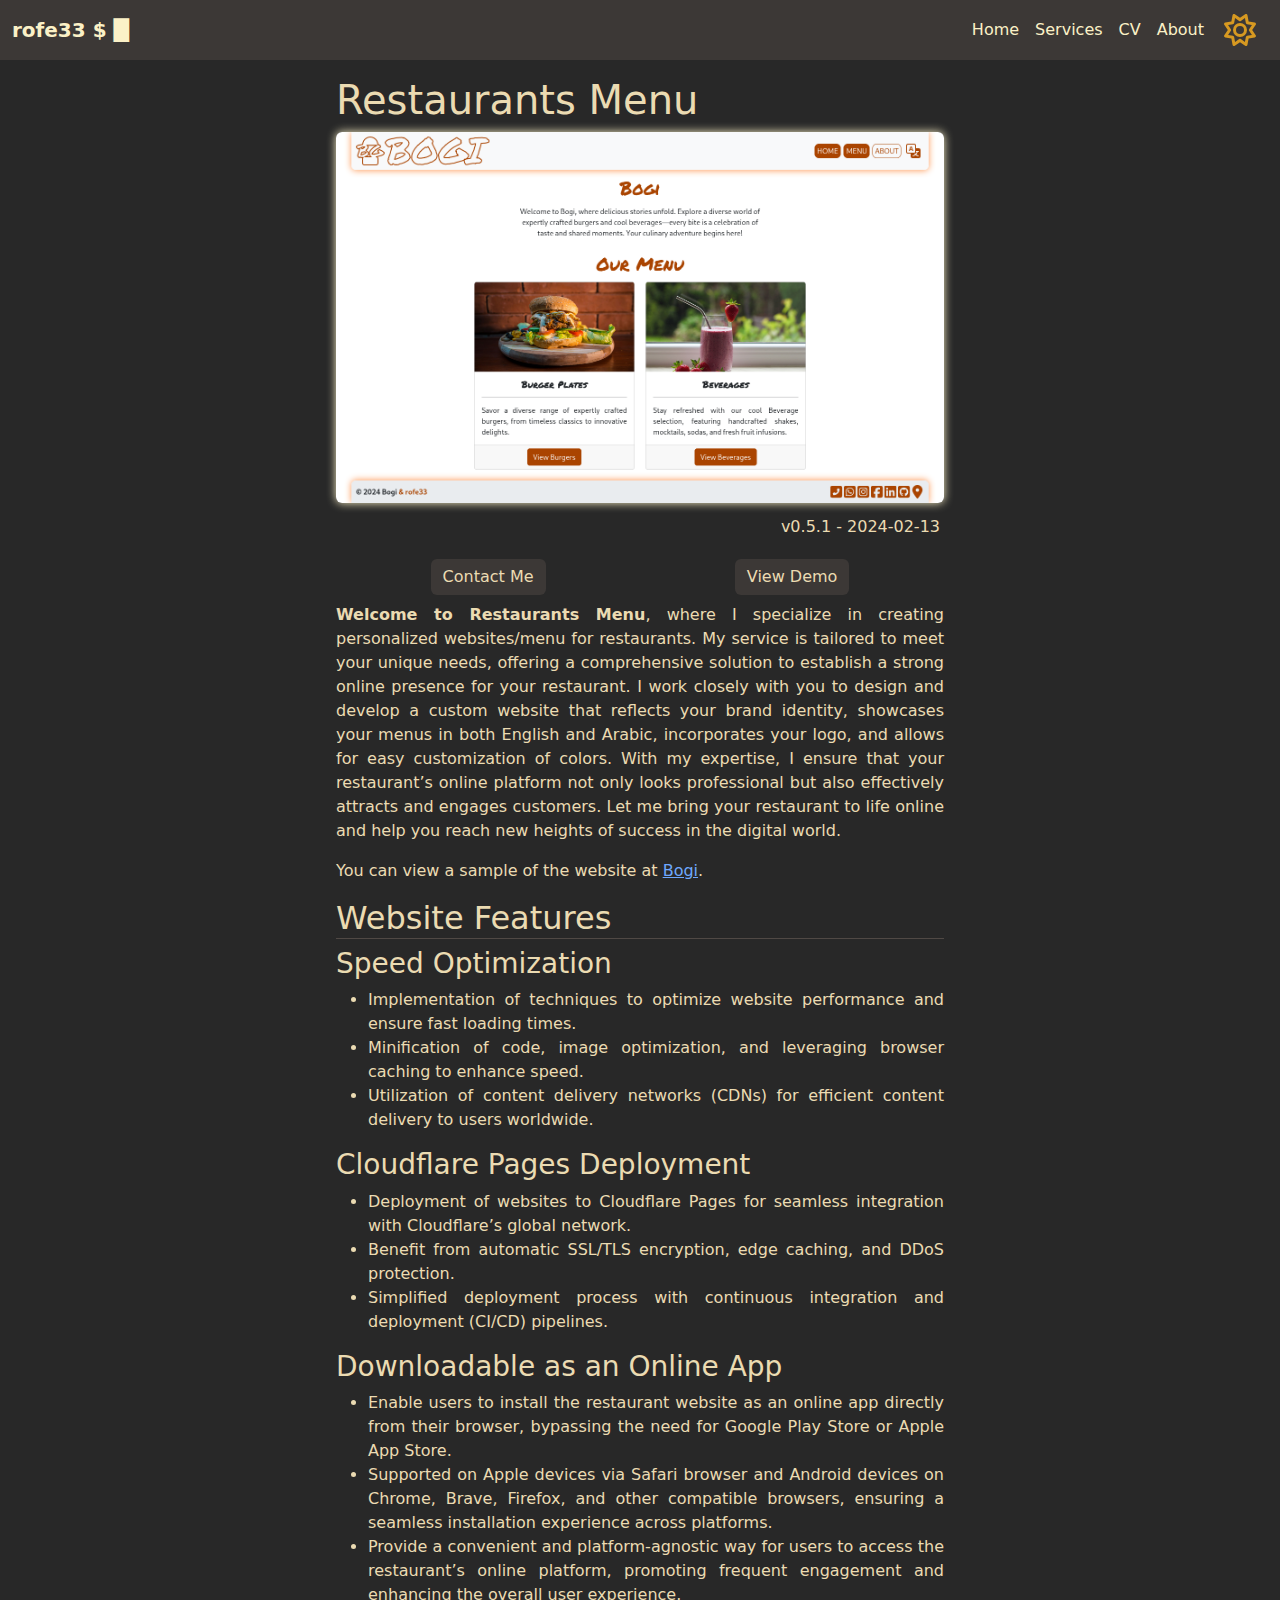
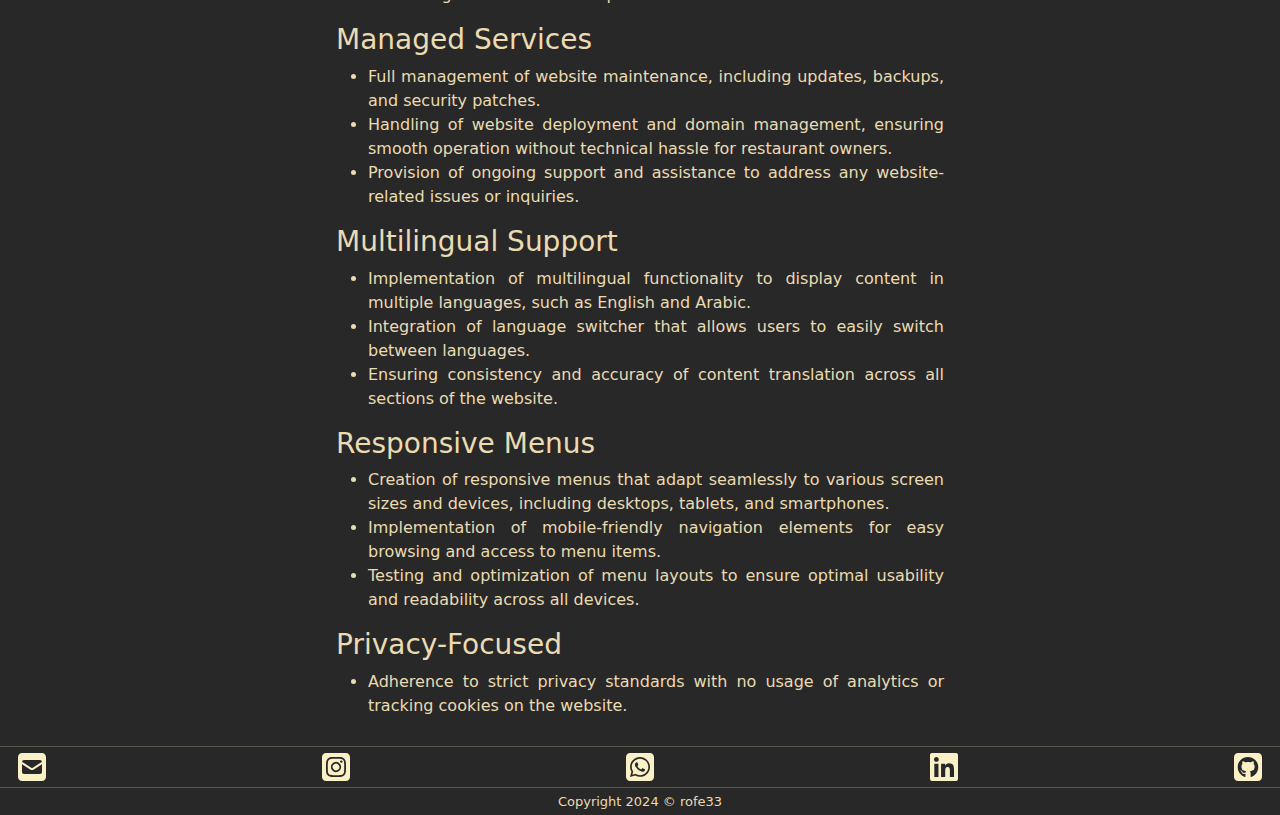
<file: services/resto-menus/index.html>
<!doctype html><html lang=en-us dir=ltr data-bs-theme=dark><head><meta charset=utf-8><meta http-equiv=X-UA-Compatible content="IE=edge"><meta name=viewport content="width=device-width,initial-scale=1"><title>Restaurants Menu | rofe33</title>
<link rel=apple-touch-icon sizes=180x180 href=/apple-touch-icon.png><link rel=icon type=image/png sizes=32x32 href=/favicon-32x32.png><link rel=icon type=image/png sizes=16x16 href=/favicon-16x16.png><link rel=manifest href=/site.webmanifest><link rel=mask-icon href=/safari-pinned-tab.svg color=#282828><meta name=msapplication-TileColor content="#282828"><meta name=theme-color content="#282828"><meta property="og:image" content="https://rofe33.github.io/og_image/og_image.png"><meta property="og:image:type" content="image/png"><meta property="og:image:width" content="1348"><meta property="og:image:height" content="627"><meta property="og:title" content="rofe33"><meta property="og:type" content="website"><meta property="og:url" content="https://rofe33.github.io/"><meta property="og:description" content="Explore my world of excellence in computer science services. From minimalist code to secure and fast solutions, I prioritize quality and reliability. Discover how my meticulous approach ensures optimal performance while safeguarding your data. Join me to experience innovation and excellence firsthand. Additionally, you can browse through my CV to learn more about my skills and experiences in the field."><meta name=description content="Explore my world of excellence in computer science services. From minimalist code to secure and fast solutions, I prioritize quality and reliability. Discover how my meticulous approach ensures optimal performance while safeguarding your data. Join me to experience innovation and excellence firsthand. Additionally, you can browse through my CV to learn more about my skills and experiences in the field."><link rel=stylesheet href=/css/style.min.2ce90e30f6cad9ebe018c3b5b570db1d4607e61c4419aec42c1b4bb324c0a597.css integrity="sha256-LOkOMPbK2evgGMO1tXDbHUYH5hxEGa7ELBtLsyTApZc=" crossorigin=anonymous><script src=/js/main.d6f823d89f61ecb93b323dba83acbdae1d5ec88627067e0a15a46befee5efff0.js integrity="sha256-1vgj2J9h7Lk7Mj26g6y9rh1eyIYnBn4KFaRr7+5e//A=" crossorigin=anonymous></script><script src=/js/bootstrap.bundle.f91459c4ca05bd7ce08678de18d78a5d9f5e5c4eaed23d9f6e889c52a12aef5e.js integrity="sha256-+RRZxMoFvXzghnjeGNeKXZ9eXE6u0j2fboicUqEq714=" crossorigin=anonymous></script></head><body><div class=page-wrapper><header class=page-header><nav class="navbar navbar-expand-md bg-body-tertiary"><div class=container-fluid><a class=navbar-brand href=https://rofe33.github.io/><span class=header-domain>rofe33
</span><span class=header-chevron>$
</span><span class=header-cursor>█</span></a><div class="d-flex flex-row align-items-center"><button class=navbar-toggler type=button data-bs-toggle=offcanvas data-bs-target=#offcanvasNavbar aria-controls=offcanvasNavbar aria-label="Toggle Mobile Menu">
<span class=navbar-toggler-icon></span></button><div class="offcanvas offcanvas-end" tabindex=-1 id=offcanvasNavbar aria-labelledby=offcanvasNavbarLabel><div class=offcanvas-header><h5 class=offcanvas-title id=offcanvasNavbarLabel>My Stuff</h5><button type=button class=btn-close data-bs-dismiss=offcanvas aria-label=Close></button></div><div class=offcanvas-body><ul class="navbar-nav justify-content-end flex-grow-1"><li class=nav-item><a class=nav-link href=/>Home</a></li><li class=nav-item><a aria-current=true class="nav-link ancestor" href=/services/>Services</a></li><li class=nav-item><a class=nav-link href=/cv/>CV</a></li><li class=nav-item><a class=nav-link href=/about/>About</a></li></ul></div></div><button class=btn type=button id=theme-switcher><svg id="light-svg" width="32" height="32" viewBox="0 0 8.4667 8.4667" xmlns="http://www.w3.org/2000/svg"><g transform="translate(-59.038 -75.523)"><path d="m65.251 75.849c-.0248-.13228-.11409-.24307-.23811-.29432-.12401-.05127-.26622-.03637-.377.03968l-1.3642.9392-1.3642-.94085c-.11079-.07607-.25299-.09095-.377-.03968s-.2133.16204-.23811.29433l-.29929 1.6287-1.6287.30094c-.13228.0248-.24307.11409-.29433.23811-.05125.12401-.03637.26622.03968.377l.9392 1.3642-.94085 1.3642c-.07607.11079-.09095.25299-.03968.377.05125.12401.16204.21496.29433.23811l1.6287.29929.29929 1.6287c.0248.13228.11409.24307.23811.29433.12401.05125.26622.03637.377-.03968l1.3658-.9392 1.3642.94085c.11079.07607.25299.09095.377.03968.12401-.05125.2133-.16204.23811-.29433l.29929-1.6287 1.6287-.29928c.13228-.0248.24307-.11409.29433-.23811.05125-.12401.03637-.26622-.03968-.377l-.9392-1.3658.94085-1.3642c.07607-.11079.09095-.25299.03968-.377-.05125-.12401-.16204-.2133-.29433-.23811l-1.6287-.29929zm-1.7544 1.4931 1.0847-.74739.23811 1.2947c.02976.16204.15708.28936.31913.31913l1.2947.23811-.74739 1.0847c-.09425.13559-.09425.31417.0.44976l.74739 1.0847-1.2947.23811c-.16204.02976-.28936.15708-.31913.31913l-.23811 1.2947-1.0847-.74739c-.13559-.09425-.31417-.09425-.44976.0l-1.0847.74739-.23811-1.2947c-.02976-.16204-.15708-.28936-.31913-.31913l-1.2947-.23811.74739-1.0847c.09425-.13559.09425-.31417.0-.44976l-.74739-1.0847 1.2947-.23811c.16204-.02976.28936-.15708.31913-.31913l.23811-1.2947 1.0847.74739c.13559.09425.31417.09425.44976.0zm-.22488 4.2661a1.8519 1.8519.0 100-3.7039 1.8519 1.8519.0 100 3.7039zm-1.0582-1.8519a1.0583 1.0583.0 112.1165.0 1.0583 1.0583.0 11-2.1165.0z" fill="#d79921" stroke-width=".26458"/></g></svg><svg class="hidden-svg" id="dark-svg" width="8.4667mm" height="8.4666mm" viewBox="0 0 8.4667 8.4666" xmlns="http://www.w3.org/2000/svg"><g transform="translate(-8.0374 33.634)"><path d="m9.5167-31.51c-.021897.79162.16346 1.5997.57768 2.3361.94404 1.6783 2.7952 2.4857 4.5487 2.1384-.17992.17056-.38071.32379-.60262.4553-1.6151.95711-3.6847.38648-4.622-1.2798-.66372-1.18-.5795-2.5885.099823-3.651zm.40035-1.7443c-1.8486 1.2896-2.437 3.8464-1.2994 5.8689 1.1916 2.1184 3.8263 2.8474 5.8869 1.6263.79754-.47262 1.3905-1.1665 1.7512-1.9649.01918-.04105.03573-.08282.05324-.12288.04541-.10911.08555-.21967.1221-.33267.02193-.06779.04219-.13461.06149-.20313.03622-.13335-.0153-.27636-.12842-.3509s-.26196-.06626-.36552.02252c-.05595.04686-.11191.09372-.16979.13715-.07861.058-.15985.11528-.24565.1684-.02002.01187-.04171.02472-.06173.03658-.0017 986e-6-.0033.002-.005.003-1.617.95369-3.6832.38108-4.6186-1.2818-.52789-.93849-.58349-2.0221-.24059-2.9629.008-.0253.01866-.04987.02835-.07617.03591-.09435.07709-.18726.12186-.27772.03246-.0649.06658-.13079.1043-.19425.06806-.12025.05236-.27078-.03818-.37241-.09053-.10163-.23643-.13162-.35901-.07268-.06295.03045-.12328.06164-.18431.09552-.04601.02498-.09273.05266-.13778.07936-.05506.03263-.10749.06598-.16158.10032-.037412.02445-.074825.04891-.11127.07507z" fill="#d79921" stroke-width=".26458"/></g></svg></button></div></div></nav></header><main class=page-body><div class="row m-2"><div class="offset-lg-3 col-lg-6 services"><h1 class=my-2>Restaurants Menu</h1><a href=https://bogi-resto.pages.dev/en/><img class="img-fluid rounded" src=/services/bogi-resto/bogi-sample-desktop.png alt></a><div class="d-flex justify-content-end mt-2"><p class="version rounded p-1">v0.5.1 - 2024-02-13</p></div><div class="d-flex mb-2 justify-content-around"><a class="btn rounded button-tertiary" href=https://wa.me/qr/OMDN4CQCFDJNK1>Contact Me
</a><a class="btn rounded button-tertiary" href=https://bogi-resto.pages.dev/en/ target=blank>View Demo</a></div><div class="my-2 index-text"><p><strong>Welcome to Restaurants Menu</strong>, where I
specialize in creating personalized websites/menu
for restaurants. My service is tailored to meet
your unique needs, offering a comprehensive
solution to establish a strong online presence for
your restaurant. I work closely with you to design
and develop a custom website that reflects your
brand identity, showcases your menus in both
English and Arabic, incorporates your logo, and
allows for easy customization of colors. With my
expertise, I ensure that your restaurant&rsquo;s online
platform not only looks professional but also
effectively attracts and engages customers. Let me
bring your restaurant to life online and help you
reach new heights of success in the digital world.</p><p>You can view a sample of the website at
<a href=https://bogi-resto.pages.dev/en/>Bogi</a>.</p><h2 id=website-features>Website Features</h2><h3 id=speed-optimization>Speed Optimization</h3><ul><li>Implementation of techniques to optimize website
performance and ensure fast loading times.</li><li>Minification of code, image optimization, and
leveraging browser caching to enhance speed.</li><li>Utilization of content delivery networks (CDNs)
for efficient content delivery to users worldwide.</li></ul><h3 id=cloudflare-pages-deployment>Cloudflare Pages Deployment</h3><ul><li>Deployment of websites to Cloudflare Pages
for seamless integration with Cloudflare&rsquo;s global
network.</li><li>Benefit from automatic SSL/TLS encryption, edge
caching, and DDoS protection.</li><li>Simplified deployment process with continuous
integration and deployment (CI/CD) pipelines.</li></ul><h3 id=downloadable-as-an-online-app>Downloadable as an Online App</h3><ul><li>Enable users to install the restaurant website
as an online app directly from their browser,
bypassing the need for Google Play Store or Apple
App Store.</li><li>Supported on Apple devices via Safari browser
and Android devices on Chrome, Brave, Firefox, and
other compatible browsers, ensuring a seamless
installation experience across platforms.</li><li>Provide a convenient and platform-agnostic way
for users to access the restaurant&rsquo;s online
platform, promoting frequent engagement and
enhancing the overall user experience.</li></ul><h3 id=managed-services>Managed Services</h3><ul><li>Full management of website maintenance,
including updates, backups, and security patches.</li><li>Handling of website deployment and domain
management, ensuring smooth operation without
technical hassle for restaurant owners.</li><li>Provision of ongoing support and assistance to
address any website-related issues or inquiries.</li></ul><h3 id=multilingual-support>Multilingual Support</h3><ul><li>Implementation of multilingual functionality to
display content in multiple languages, such as
English and Arabic.</li><li>Integration of language switcher that allows
users to easily switch between languages.</li><li>Ensuring consistency and accuracy of content
translation across all sections of the website.</li></ul><h3 id=responsive-menus>Responsive Menus</h3><ul><li>Creation of responsive menus that adapt
seamlessly to various screen sizes and devices,
including desktops, tablets, and smartphones.</li><li>Implementation of mobile-friendly navigation
elements for easy browsing and access to menu
items.</li><li>Testing and optimization of menu layouts to
ensure optimal usability and readability across
all devices.</li></ul><h3 id=privacy-focused>Privacy-Focused</h3><ul><li>Adherence to strict privacy standards with no
usage of analytics or tracking cookies on the
website.</li></ul></div></div></div></main><footer class=page-footer><hr class=my-1><div class="d-flex justify-content-between px-3"><a href=mailto:r3veal@protonmail.ch class=social-svgs target=blank><svg xmlns="http://www.w3.org/2000/svg" height="32" width="32" viewBox="0 0 448 512" fill="currentcolor"><path d="M64 32C28.7 32 0 60.7.0 96V416c0 35.3 28.7 64 64 64H384c35.3.0 64-28.7 64-64V96c0-35.3-28.7-64-64-64H64zM218 271.7 64.2 172.4C66 156.4 79.5 144 96 144H352c16.5.0 30 12.4 31.8 28.4L230 271.7c-1.8 1.2-3.9 1.8-6 1.8s-4.2-.6-6-1.8zm29.4 26.9L384 210.4V336c0 17.7-14.3 32-32 32H96c-17.7.0-32-14.3-32-32V210.4l136.6 88.2c7 4.5 15.1 6.9 23.4 6.9s16.4-2.4 23.4-6.9z"/></svg>
</a><a href="https://www.instagram.com/rof3.33?igsh=N3N4MDU4M2V5dmE3" class=social-svgs target=blank><svg xmlns="http://www.w3.org/2000/svg" height="32" width="32" viewBox="0 0 448 512" fill="currentcolor"><path d="M194.4 211.7a53.3 53.3.0 1059.3 88.7 53.3 53.3.0 10-59.3-88.7zm142.3-68.4c-5.2-5.2-11.5-9.3-18.4-12-18.1-7.1-57.6-6.8-83.1-6.5-4.1.0-7.9.1-11.2.1-3.3.0-7.2.0-11.4-.1-25.5-.3-64.8-.7-82.9 6.5-6.9 2.7-13.1 6.8-18.4 12s-9.3 11.5-12 18.4c-7.1 18.1-6.7 57.7-6.5 83.2.0 4.1.1 7.9.1 11.1s0 7-.1 11.1c-.2 25.5-.6 65.1 6.5 83.2 2.7 6.9 6.8 13.1 12 18.4s11.5 9.3 18.4 12c18.1 7.1 57.6 6.8 83.1 6.5 4.1.0 7.9-.1 11.2-.1 3.3.0 7.2.0 11.4.1 25.5.3 64.8.7 82.9-6.5 6.9-2.7 13.1-6.8 18.4-12s9.3-11.5 12-18.4c7.2-18 6.8-57.4 6.5-83 0-4.2-.1-8.1-.1-11.4s0-7.1.1-11.4c.3-25.5.7-64.9-6.5-83-2.7-6.9-6.8-13.1-12-18.4zm-67.1 44.5A82 82 0 11178.4 324.2a82 82 0 1191.1-136.4zm29.2-1.3c-3.1-2.1-5.6-5.1-7.1-8.6s-1.8-7.3-1.1-11.1 2.6-7.1 5.2-9.8 6.1-4.5 9.8-5.2 7.6-.4 11.1 1.1 6.5 3.9 8.6 7 3.2 6.8 3.2 10.6c0 2.5-.5 5-1.4 7.3s-2.4 4.4-4.1 6.2-3.9 3.2-6.2 4.2-4.8 1.5-7.3 1.5c-3.8.0-7.5-1.1-10.6-3.2zM448 96c0-35.3-28.7-64-64-64H64C28.7 32 0 60.7.0 96V416c0 35.3 28.7 64 64 64H384c35.3.0 64-28.7 64-64V96zM357 389c-18.7 18.7-41.4 24.6-67 25.9-26.4 1.5-105.6 1.5-132 0-25.6-1.3-48.3-7.2-67-25.9s-24.6-41.4-25.8-67c-1.5-26.4-1.5-105.6.0-132 1.3-25.6 7.1-48.3 25.8-67s41.5-24.6 67-25.8c26.4-1.5 105.6-1.5 132 0 25.6 1.3 48.3 7.1 67 25.8s24.6 41.4 25.8 67c1.5 26.3 1.5 105.4.0 131.9-1.3 25.6-7.1 48.3-25.8 67z"/></svg>
</a><a href=https://wa.me/qr/OMDN4CQCFDJNK1 class=social-svgs target=blank><svg xmlns="http://www.w3.org/2000/svg" height="32" width="32" viewBox="0 0 448 512" fill="currentcolor"><path d="M92.1 254.6c0 24.9 7 49.2 20.2 70.1l3.1 5-13.3 48.6L152 365.2l4.8 2.9c20.2 12 43.4 18.4 67.1 18.4h.1c72.6.0 133.3-59.1 133.3-131.8.0-35.2-15.2-68.3-40.1-93.2-25-25-58-38.7-93.2-38.7-72.7.0-131.8 59.1-131.9 131.8zM274.8 330c-12.6 1.9-22.4.9-47.5-9.9-36.8-15.9-61.8-51.5-66.9-58.7-.4-.6-.7-.9-.8-1.1-2-2.6-16.2-21.5-16.2-41 0-18.4 9-27.9 13.2-32.3.3-.3.5-.5.7-.8 3.6-4 7.9-5 10.6-5 2.6.0 5.3.0 7.6.1.3.0.5.0.8.0 2.3.0 5.2.0 8.1 6.8 1.2 2.9 3 7.3 4.9 11.8 3.3 8 6.7 16.3 7.3 17.6 1 2 1.7 4.3.3 6.9-3.4 6.8-6.9 10.4-9.3 13-3.1 3.2-4.5 4.7-2.3 8.6 15.3 26.3 30.6 35.4 53.9 47.1 4 2 6.3 1.7 8.6-1 2.3-2.6 9.9-11.6 12.5-15.5 2.6-4 5.3-3.3 8.9-2s23.1 10.9 27.1 12.9c.8.4 1.5.7 2.1 1 2.8 1.4 4.7 2.3 5.5 3.6.9 1.9.9 9.9-2.4 19.1-3.3 9.3-19.1 17.7-26.7 18.8zM448 96c0-35.3-28.7-64-64-64H64C28.7 32 0 60.7.0 96V416c0 35.3 28.7 64 64 64H384c35.3.0 64-28.7 64-64V96zM148.1 393.9 64 416l22.5-82.2c-13.9-24-21.2-51.3-21.2-79.3C65.4 167.1 136.5 96 223.9 96c42.4.0 82.2 16.5 112.2 46.5 29.9 30 47.9 69.8 47.9 112.2.0 87.4-72.7 158.5-160.1 158.5-26.6.0-52.7-6.7-75.8-19.3z"/></svg>
</a><a href=https://www.linkedin.com/in/rofe33/ class=social-svgs target=blank><svg xmlns="http://www.w3.org/2000/svg" height="32" width="32" viewBox="0 0 448 512" fill="currentcolor"><path d="M416 32H31.9C14.3 32 0 46.5.0 64.3v383.4C0 465.5 14.3 480 31.9 480H416c17.6.0 32-14.5 32-32.3V64.3c0-17.8-14.4-32.3-32-32.3zM135.4 416H69V202.2h66.5V416zm-33.2-243c-21.3.0-38.5-17.3-38.5-38.5S80.9 96 102.2 96c21.2.0 38.5 17.3 38.5 38.5.0 21.3-17.2 38.5-38.5 38.5zm282.1 243h-66.4V312c0-24.8-.5-56.7-34.5-56.7-34.6.0-39.9 27-39.9 54.9V416h-66.4V202.2h63.7v29.2h.9c8.9-16.8 30.6-34.5 62.9-34.5 67.2.0 79.7 44.3 79.7 101.9V416z"/></svg>
</a><a href=https://github.com/rofe33/ class=social-svgs target=blank><svg xmlns="http://www.w3.org/2000/svg" height="32" width="32" viewBox="0 0 448 512" fill="currentcolor"><path d="M448 96c0-35.3-28.7-64-64-64H64C28.7 32 0 60.7.0 96V416c0 35.3 28.7 64 64 64H384c35.3.0 64-28.7 64-64V96zM265.8 407.7c0-1.8.0-6 .1-11.6.1-11.4.1-28.8.1-43.7.0-15.6-5.2-25.5-11.3-30.7 37-4.1 76-9.2 76-73.1.0-18.2-6.5-27.3-17.1-39 1.7-4.3 7.4-22-1.7-45-13.9-4.3-45.7 17.9-45.7 17.9-13.2-3.7-27.5-5.6-41.6-5.6s-28.4 1.9-41.6 5.6c0 0-31.8-22.2-45.7-17.9-9.1 22.9-3.5 40.6-1.7 45-10.6 11.7-15.6 20.8-15.6 39 0 63.6 37.3 69 74.3 73.1-4.8 4.3-9.1 11.7-10.6 22.3-9.5 4.3-33.8 11.7-48.3-13.9-9.1-15.8-25.5-17.1-25.5-17.1-16.2-.2-1.1 10.2-1.1 10.2 10.8 5 18.4 24.2 18.4 24.2 9.7 29.7 56.1 19.7 56.1 19.7.0 9 .1 21.7.1 30.6.0 4.8.1 8.6.1 10 0 4.3-3 9.5-11.5 8C106 393.6 59.8 330.8 59.8 257.4c0-91.8 70.2-161.5 162-161.5S388 165.6 388 257.4c.1 73.4-44.7 136.3-110.7 158.3-8.4 1.5-11.5-3.7-11.5-8zm-90.5-54.8c-.2-1.5 1.1-2.8 3-3.2 1.9-.2 3.7.6 3.9 1.9.3 1.3-1 2.6-3 3-1.9.4-3.7-.4-3.9-1.7zm-9.1 3.2c-2.2.2-3.7-.9-3.7-2.4.0-1.3 1.5-2.4 3.5-2.4 1.9-.2 3.7.9 3.7 2.4.0 1.3-1.5 2.4-3.5 2.4zm-14.3-2.2c-1.9-.4-3.2-1.9-2.8-3.2s2.4-1.9 4.1-1.5c2 .6 3.3 2.1 2.8 3.4-.4 1.3-2.4 1.9-4.1 1.3zm-12.5-7.3c-1.5-1.3-1.9-3.2-.9-4.1.9-1.1 2.8-.9 4.3.6 1.3 1.3 1.8 3.3.9 4.1-.9 1.1-2.8.9-4.3-.6zm-8.5-10c-1.1-1.5-1.1-3.2.0-3.9 1.1-.9 2.8-.2 3.7 1.3 1.1 1.5 1.1 3.3.0 4.1-.9.6-2.6.0-3.7-1.5zm-6.3-8.8c-1.1-1.3-1.3-2.8-.4-3.5.9-.9 2.4-.4 3.5.6 1.1 1.3 1.3 2.8.4 3.5-.9.9-2.4.4-3.5-.6zm-6-6.4c-1.3-.6-1.9-1.7-1.5-2.6.4-.6 1.5-.9 2.8-.4 1.3.7 1.9 1.8 1.5 2.6-.4.9-1.7 1.1-2.8.4z"/></svg></a></div><hr class=my-1><p class="footer-text mb-1">Copyright 2024 &copy; rofe33</p></footer></div></body></html>
</file>
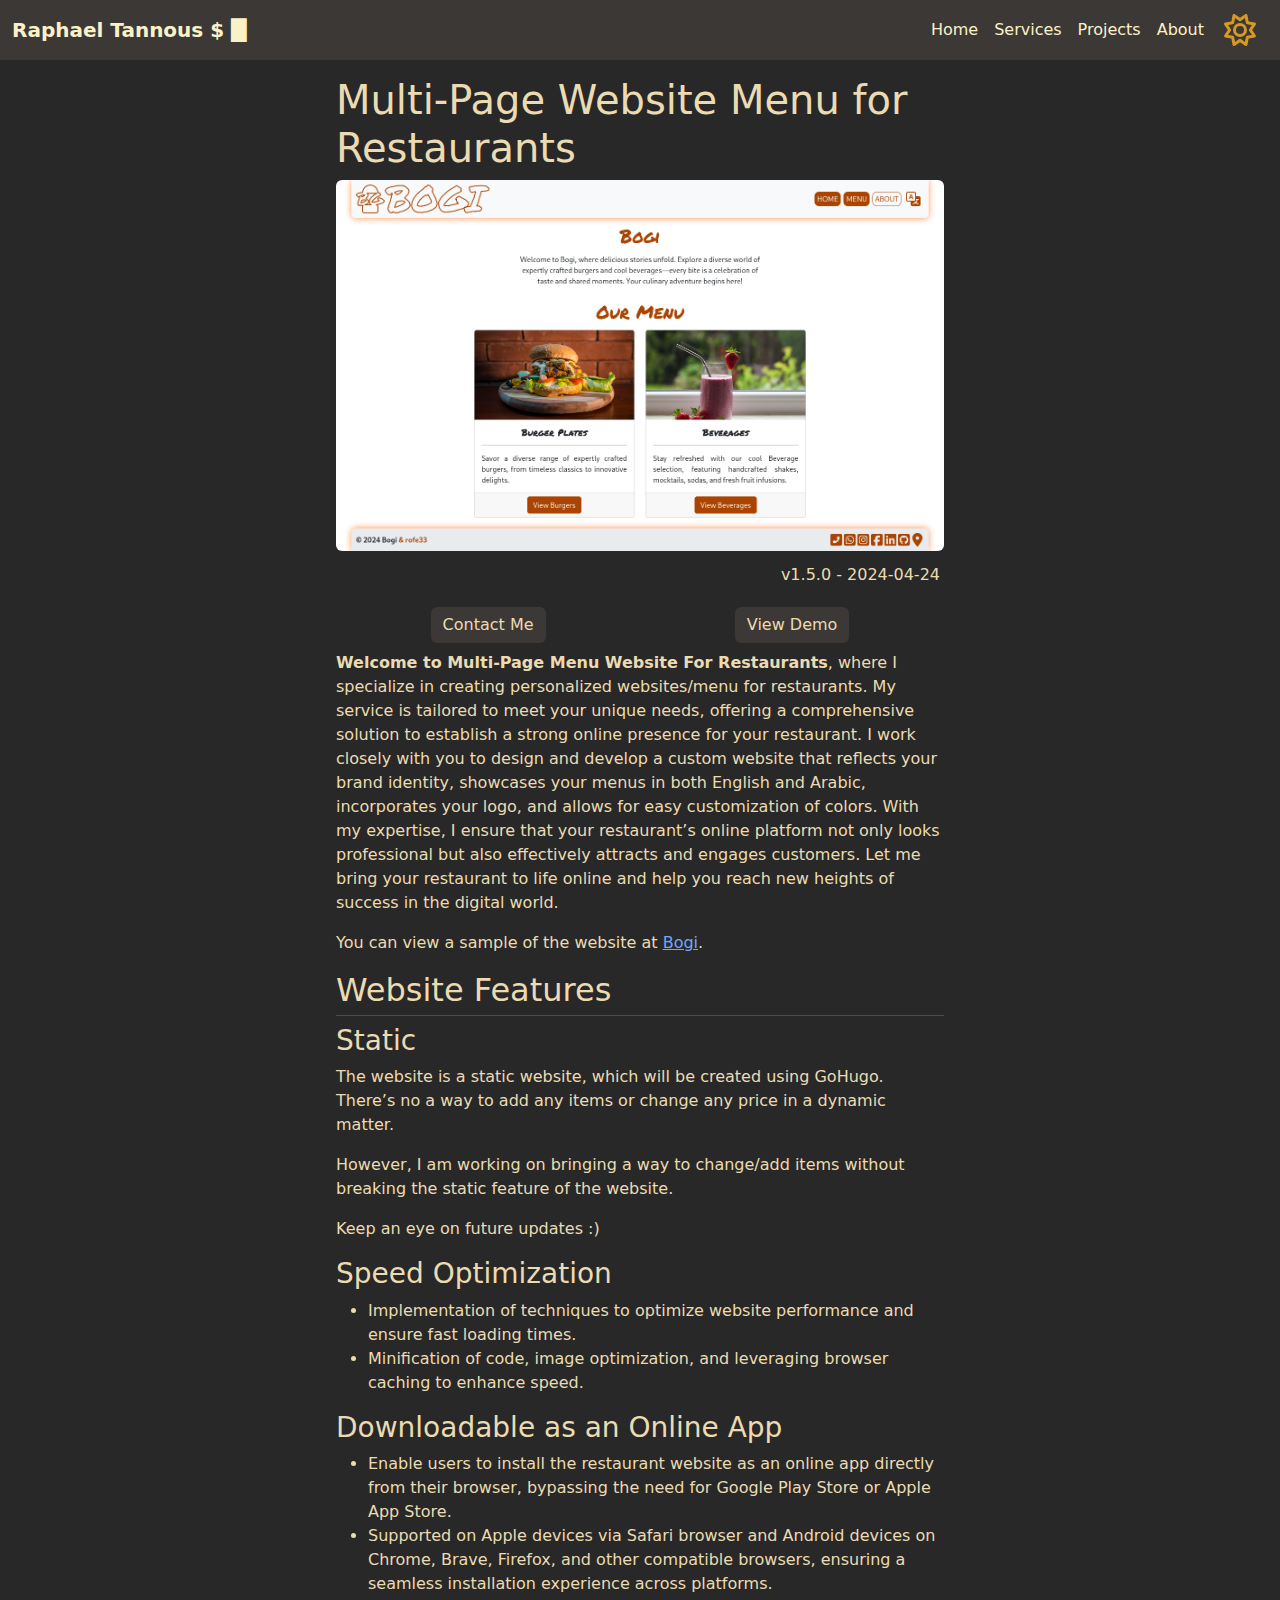
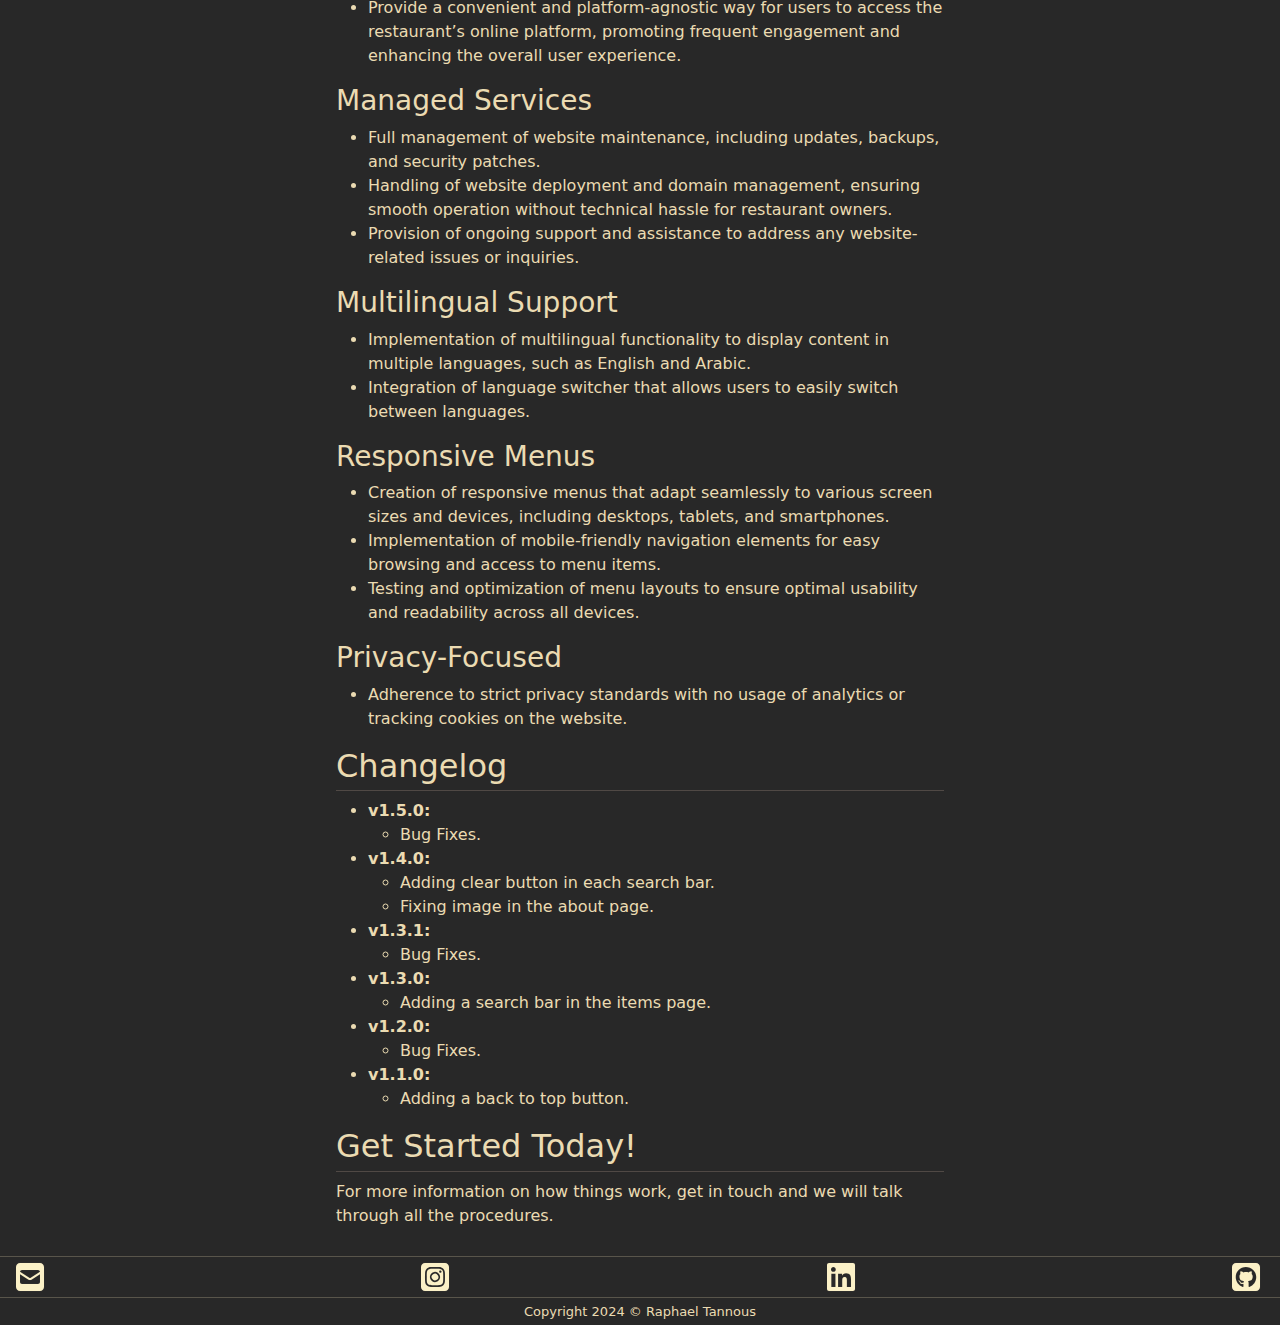
<file: docs/services/multi-page-website-menu-for-restaurants/index.html>
<!doctype html><html lang=en-us dir=ltr data-bs-theme=dark><head><meta charset=utf-8><meta http-equiv=X-UA-Compatible content="IE=edge"><meta name=viewport content="width=device-width,initial-scale=1"><title>Multi-Page Website Menu for Restaurants | Raphael Tannous</title>
<link rel=apple-touch-icon sizes=180x180 href=/apple-touch-icon.png><link rel=icon type=image/png sizes=32x32 href=/favicon-32x32.png><link rel=icon type=image/png sizes=16x16 href=/favicon-16x16.png><link rel=manifest href=/site.webmanifest><link rel=mask-icon href=/safari-pinned-tab.svg color=#282828><meta name=msapplication-TileColor content="#282828"><meta name=theme-color content="#282828"><meta property="og:image" content="https://raphaeltannous.com/og_image/og_image.png"><meta property="og:image:type" content="image/png"><meta property="og:image:width" content="1348"><meta property="og:image:height" content="627"><meta property="og:title" content="Raphael Tannous"><meta property="og:type" content="website"><meta property="og:url" content="https://raphaeltannous.com/"><meta property="og:description" content="Explore my world of excellence in computer science services. From minimalist code to secure and fast solutions, I prioritize quality and reliability. Discover how my meticulous approach ensures optimal performance while safeguarding your data. Join me to experience innovation and excellence firsthand. Additionally, you can browse through my CV to learn more about my skills and experiences in the field."><meta name=description content="Explore my world of excellence in computer science services. From minimalist code to secure and fast solutions, I prioritize quality and reliability. Discover how my meticulous approach ensures optimal performance while safeguarding your data. Join me to experience innovation and excellence firsthand. Additionally, you can browse through my CV to learn more about my skills and experiences in the field."><link rel=stylesheet href=/css/style.min.0214a997f2694ab1835a083870569eaa7f0910c4db2d12313982b0935bb96fd6.css integrity="sha256-AhSpl/JpSrGDWgg4cFaeqn8JEMTbLRIxOYKwk1u5b9Y=" crossorigin=anonymous><script src=/js/main.d6f823d89f61ecb93b323dba83acbdae1d5ec88627067e0a15a46befee5efff0.js integrity="sha256-1vgj2J9h7Lk7Mj26g6y9rh1eyIYnBn4KFaRr7+5e//A=" crossorigin=anonymous></script><script src=/js/offcanvas.781604b9925acc6887c51f0b7dacf73a6b12dc52c64512c4b9dcc6bb52893cae.js integrity="sha256-eBYEuZJazGiHxR8Lfaz3OmsS3FLGRRLEudzGu1KJPK4=" crossorigin=anonymous></script></head><body><div class=page-wrapper><header class=page-header><nav class="navbar navbar-expand-md bg-body-tertiary"><div class=container-fluid><a class=navbar-brand href=https://raphaeltannous.com/><span class=header-domain>Raphael Tannous
</span><span class=header-chevron>$
</span><span class=header-cursor>█</span></a><div class="d-flex flex-row align-items-center"><button class=navbar-toggler type=button data-bs-toggle=offcanvas data-bs-target=#offcanvasNavbar aria-controls=offcanvasNavbar aria-label="Toggle Mobile Menu">
<span class=navbar-toggler-icon></span></button><div class="offcanvas offcanvas-end" tabindex=-1 id=offcanvasNavbar aria-labelledby=offcanvasNavbarLabel><div class=offcanvas-header><h5 class=offcanvas-title id=offcanvasNavbarLabel>My Stuff</h5><button type=button class=btn-close data-bs-dismiss=offcanvas aria-label=Close></button></div><div class=offcanvas-body><ul class="navbar-nav justify-content-end flex-grow-1"><li class=nav-item><a class=nav-link href=/>Home</a></li><li class=nav-item><a aria-current=true class="nav-link ancestor" href=/services/>Services</a></li><li class=nav-item><a class=nav-link href=/projects/>Projects</a></li><li class=nav-item><a class=nav-link href=/about/>About</a></li></ul></div></div><button class=btn type=button id=theme-switcher><svg id="light-svg" width="32" height="32" viewBox="0 0 8.4667 8.4667"><g transform="translate(-59.038 -75.523)"><path d="m65.251 75.849c-.0248-.13228-.11409-.24307-.23811-.29432-.12401-.05127-.26622-.03637-.377.03968l-1.3642.9392-1.3642-.94085c-.11079-.07607-.25299-.09095-.377-.03968s-.2133.16204-.23811.29433l-.29929 1.6287-1.6287.30094c-.13228.0248-.24307.11409-.29433.23811-.05125.12401-.03637.26622.03968.377l.9392 1.3642-.94085 1.3642c-.07607.11079-.09095.25299-.03968.377.05125.12401.16204.21496.29433.23811l1.6287.29929.29929 1.6287c.0248.13228.11409.24307.23811.29433.12401.05125.26622.03637.377-.03968l1.3658-.9392 1.3642.94085c.11079.07607.25299.09095.377.03968.12401-.05125.2133-.16204.23811-.29433l.29929-1.6287 1.6287-.29928c.13228-.0248.24307-.11409.29433-.23811.05125-.12401.03637-.26622-.03968-.377l-.9392-1.3658.94085-1.3642c.07607-.11079.09095-.25299.03968-.377-.05125-.12401-.16204-.2133-.29433-.23811l-1.6287-.29929zm-1.7544 1.4931 1.0847-.74739.23811 1.2947c.02976.16204.15708.28936.31913.31913l1.2947.23811-.74739 1.0847c-.09425.13559-.09425.31417.0.44976l.74739 1.0847-1.2947.23811c-.16204.02976-.28936.15708-.31913.31913l-.23811 1.2947-1.0847-.74739c-.13559-.09425-.31417-.09425-.44976.0l-1.0847.74739-.23811-1.2947c-.02976-.16204-.15708-.28936-.31913-.31913l-1.2947-.23811.74739-1.0847c.09425-.13559.09425-.31417.0-.44976l-.74739-1.0847 1.2947-.23811c.16204-.02976.28936-.15708.31913-.31913l.23811-1.2947 1.0847.74739c.13559.09425.31417.09425.44976.0zm-.22488 4.2661a1.8519 1.8519.0 100-3.7039 1.8519 1.8519.0 100 3.7039zm-1.0582-1.8519a1.0583 1.0583.0 112.1165.0 1.0583 1.0583.0 11-2.1165.0z" fill="#d79921" stroke-width=".26458"/></g></svg><svg class="hidden-svg" id="dark-svg" width="8.4667mm" height="8.4666mm" viewBox="0 0 8.4667 8.4666"><g transform="translate(-8.0374 33.634)"><path d="m9.5167-31.51c-.021897.79162.16346 1.5997.57768 2.3361.94404 1.6783 2.7952 2.4857 4.5487 2.1384-.17992.17056-.38071.32379-.60262.4553-1.6151.95711-3.6847.38648-4.622-1.2798-.66372-1.18-.5795-2.5885.099823-3.651zm.40035-1.7443c-1.8486 1.2896-2.437 3.8464-1.2994 5.8689 1.1916 2.1184 3.8263 2.8474 5.8869 1.6263.79754-.47262 1.3905-1.1665 1.7512-1.9649.01918-.04105.03573-.08282.05324-.12288.04541-.10911.08555-.21967.1221-.33267.02193-.06779.04219-.13461.06149-.20313.03622-.13335-.0153-.27636-.12842-.3509s-.26196-.06626-.36552.02252c-.05595.04686-.11191.09372-.16979.13715-.07861.058-.15985.11528-.24565.1684-.02002.01187-.04171.02472-.06173.03658-.0017 986e-6-.0033.002-.005.003-1.617.95369-3.6832.38108-4.6186-1.2818-.52789-.93849-.58349-2.0221-.24059-2.9629.008-.0253.01866-.04987.02835-.07617.03591-.09435.07709-.18726.12186-.27772.03246-.0649.06658-.13079.1043-.19425.06806-.12025.05236-.27078-.03818-.37241-.09053-.10163-.23643-.13162-.35901-.07268-.06295.03045-.12328.06164-.18431.09552-.04601.02498-.09273.05266-.13778.07936-.05506.03263-.10749.06598-.16158.10032-.037412.02445-.074825.04891-.11127.07507z" fill="#d79921" stroke-width=".26458"/></g></svg></button></div></div></nav></header><main class=page-body><div class="row m-2"><div class="offset-lg-3 col-lg-6 services"><h1 class=my-2>Multi-Page Website Menu for Restaurants</h1><a href=https://bogi-resto.pages.dev/en/><img class="img-fluid rounded" src=/services/bogi-resto/bogi-sample-desktop.png alt></a><div class="d-flex justify-content-end mt-2"><p class="version rounded p-1">v1.5.0 - 2024-04-24</p></div><div class="d-flex mb-2 justify-content-around"><a class="btn rounded button-tertiary" href=mailto:raphaeltannous@proton.me>Contact Me
</a><a class="btn rounded button-tertiary" href=https://bogi-resto.pages.dev/en/ target=blank>View Demo</a></div><div class="my-2 index-text"><p><strong>Welcome to Multi-Page Menu Website For
Restaurants</strong>, where I specialize in creating
personalized websites/menu for restaurants. My
service is tailored to meet your unique needs,
offering a comprehensive solution to establish a
strong online presence for your restaurant. I
work closely with you to design and develop a
custom website that reflects your brand identity,
showcases your menus in both English and Arabic,
incorporates your logo, and allows for easy
customization of colors. With my expertise, I
ensure that your restaurant&rsquo;s online platform
not only looks professional but also effectively
attracts and engages customers. Let me bring your
restaurant to life online and help you reach new
heights of success in the digital world.</p><p>You can view a sample of the website at
<a href=https://bogi-resto.pages.dev/en/>Bogi</a>.</p><h2 id=website-features>Website Features</h2><h3 id=static>Static</h3><p>The website is a static website, which will be
created using GoHugo. There&rsquo;s no a way to add any
items or change any price in a dynamic matter.</p><p>However, I am working on bringing a way to
change/add items without breaking the static
feature of the website.</p><p>Keep an eye on future updates :)</p><h3 id=speed-optimization>Speed Optimization</h3><ul><li>Implementation of techniques to optimize website
performance and ensure fast loading times.</li><li>Minification of code, image optimization, and
leveraging browser caching to enhance speed.</li></ul><h3 id=downloadable-as-an-online-app>Downloadable as an Online App</h3><ul><li>Enable users to install the restaurant website
as an online app directly from their browser,
bypassing the need for Google Play Store or Apple
App Store.</li><li>Supported on Apple devices via Safari browser
and Android devices on Chrome, Brave, Firefox, and
other compatible browsers, ensuring a seamless
installation experience across platforms.</li><li>Provide a convenient and platform-agnostic way
for users to access the restaurant&rsquo;s online
platform, promoting frequent engagement and
enhancing the overall user experience.</li></ul><h3 id=managed-services>Managed Services</h3><ul><li>Full management of website maintenance,
including updates, backups, and security patches.</li><li>Handling of website deployment and domain
management, ensuring smooth operation without
technical hassle for restaurant owners.</li><li>Provision of ongoing support and assistance to
address any website-related issues or inquiries.</li></ul><h3 id=multilingual-support>Multilingual Support</h3><ul><li>Implementation of multilingual functionality to
display content in multiple languages, such as
English and Arabic.</li><li>Integration of language switcher that allows
users to easily switch between languages.</li></ul><h3 id=responsive-menus>Responsive Menus</h3><ul><li>Creation of responsive menus that adapt
seamlessly to various screen sizes and devices,
including desktops, tablets, and smartphones.</li><li>Implementation of mobile-friendly navigation
elements for easy browsing and access to menu
items.</li><li>Testing and optimization of menu layouts to
ensure optimal usability and readability across
all devices.</li></ul><h3 id=privacy-focused>Privacy-Focused</h3><ul><li>Adherence to strict privacy standards with no
usage of analytics or tracking cookies on the
website.</li></ul><h2 id=changelog>Changelog</h2><ul><li><strong>v1.5.0:</strong><ul><li>Bug Fixes.</li></ul></li><li><strong>v1.4.0:</strong><ul><li>Adding clear button in each search bar.</li><li>Fixing image in the about page.</li></ul></li><li><strong>v1.3.1:</strong><ul><li>Bug Fixes.</li></ul></li><li><strong>v1.3.0:</strong><ul><li>Adding a search bar in the items page.</li></ul></li><li><strong>v1.2.0:</strong><ul><li>Bug Fixes.</li></ul></li><li><strong>v1.1.0:</strong><ul><li>Adding a back to top button.</li></ul></li></ul><h2 id=get-started-today>Get Started Today!</h2><p>For more information on how things work, get in touch and we will talk through all the procedures.</p></div></div></div></main><footer class=page-footer><hr class=my-1><div class="d-flex justify-content-between px-3"><a class=social-svgs href=mailto:raphaeltannous@proton.me target=blank><svg viewBox="0 0 512 512" width="32" height="32" fill="currentcolor" stroke="currentcolor"><path d="M64 32C28.7 32 0 60.7.0 96V416c0 35.3 28.7 64 64 64H384c35.3.0 64-28.7 64-64V96c0-35.3-28.7-64-64-64H64zM218 271.7 64.2 172.4C66 156.4 79.5 144 96 144H352c16.5.0 30 12.4 31.8 28.4L230 271.7c-1.8 1.2-3.9 1.8-6 1.8s-4.2-.6-6-1.8zm29.4 26.9L384 210.4V336c0 17.7-14.3 32-32 32H96c-17.7.0-32-14.3-32-32V210.4l136.6 88.2c7 4.5 15.1 6.9 23.4 6.9s16.4-2.4 23.4-6.9z"/></svg>
</a><a class=social-svgs href="https://www.instagram.com/rof3.33?igsh=N3N4MDU4M2V5dmE3" target=blank><svg viewBox="0 0 512 512" width="32" height="32" fill="currentcolor" stroke="currentcolor"><path d="M194.4 211.7a53.3 53.3.0 1059.3 88.7 53.3 53.3.0 10-59.3-88.7zm142.3-68.4c-5.2-5.2-11.5-9.3-18.4-12-18.1-7.1-57.6-6.8-83.1-6.5-4.1.0-7.9.1-11.2.1-3.3.0-7.2.0-11.4-.1-25.5-.3-64.8-.7-82.9 6.5-6.9 2.7-13.1 6.8-18.4 12s-9.3 11.5-12 18.4c-7.1 18.1-6.7 57.7-6.5 83.2.0 4.1.1 7.9.1 11.1s0 7-.1 11.1c-.2 25.5-.6 65.1 6.5 83.2 2.7 6.9 6.8 13.1 12 18.4s11.5 9.3 18.4 12c18.1 7.1 57.6 6.8 83.1 6.5 4.1.0 7.9-.1 11.2-.1 3.3.0 7.2.0 11.4.1 25.5.3 64.8.7 82.9-6.5 6.9-2.7 13.1-6.8 18.4-12s9.3-11.5 12-18.4c7.2-18 6.8-57.4 6.5-83 0-4.2-.1-8.1-.1-11.4s0-7.1.1-11.4c.3-25.5.7-64.9-6.5-83-2.7-6.9-6.8-13.1-12-18.4zm-67.1 44.5A82 82 0 11178.4 324.2a82 82 0 1191.1-136.4zm29.2-1.3c-3.1-2.1-5.6-5.1-7.1-8.6s-1.8-7.3-1.1-11.1 2.6-7.1 5.2-9.8 6.1-4.5 9.8-5.2 7.6-.4 11.1 1.1 6.5 3.9 8.6 7 3.2 6.8 3.2 10.6c0 2.5-.5 5-1.4 7.3s-2.4 4.4-4.1 6.2-3.9 3.2-6.2 4.2-4.8 1.5-7.3 1.5c-3.8.0-7.5-1.1-10.6-3.2zM448 96c0-35.3-28.7-64-64-64H64C28.7 32 0 60.7.0 96V416c0 35.3 28.7 64 64 64H384c35.3.0 64-28.7 64-64V96zM357 389c-18.7 18.7-41.4 24.6-67 25.9-26.4 1.5-105.6 1.5-132 0-25.6-1.3-48.3-7.2-67-25.9s-24.6-41.4-25.8-67c-1.5-26.4-1.5-105.6.0-132 1.3-25.6 7.1-48.3 25.8-67s41.5-24.6 67-25.8c26.4-1.5 105.6-1.5 132 0 25.6 1.3 48.3 7.1 67 25.8s24.6 41.4 25.8 67c1.5 26.3 1.5 105.4.0 131.9-1.3 25.6-7.1 48.3-25.8 67z"/></svg>
</a><a class=social-svgs href=https://www.linkedin.com/in/rofe33/ target=blank><svg viewBox="0 0 512 512" width="32" height="32" fill="currentcolor" stroke="currentcolor"><path d="M416 32H31.9C14.3 32 0 46.5.0 64.3v383.4C0 465.5 14.3 480 31.9 480H416c17.6.0 32-14.5 32-32.3V64.3c0-17.8-14.4-32.3-32-32.3zM135.4 416H69V202.2h66.5V416zm-33.2-243c-21.3.0-38.5-17.3-38.5-38.5S80.9 96 102.2 96c21.2.0 38.5 17.3 38.5 38.5.0 21.3-17.2 38.5-38.5 38.5zm282.1 243h-66.4V312c0-24.8-.5-56.7-34.5-56.7-34.6.0-39.9 27-39.9 54.9V416h-66.4V202.2h63.7v29.2h.9c8.9-16.8 30.6-34.5 62.9-34.5 67.2.0 79.7 44.3 79.7 101.9V416z"/></svg>
</a><a class=social-svgs href=https://github.com/rofe33/ target=blank><svg viewBox="0 0 512 512" width="32" height="32" fill="currentcolor" stroke="currentcolor"><path d="M448 96c0-35.3-28.7-64-64-64H64C28.7 32 0 60.7.0 96V416c0 35.3 28.7 64 64 64H384c35.3.0 64-28.7 64-64V96zM265.8 407.7c0-1.8.0-6 .1-11.6.1-11.4.1-28.8.1-43.7.0-15.6-5.2-25.5-11.3-30.7 37-4.1 76-9.2 76-73.1.0-18.2-6.5-27.3-17.1-39 1.7-4.3 7.4-22-1.7-45-13.9-4.3-45.7 17.9-45.7 17.9-13.2-3.7-27.5-5.6-41.6-5.6s-28.4 1.9-41.6 5.6c0 0-31.8-22.2-45.7-17.9-9.1 22.9-3.5 40.6-1.7 45-10.6 11.7-15.6 20.8-15.6 39 0 63.6 37.3 69 74.3 73.1-4.8 4.3-9.1 11.7-10.6 22.3-9.5 4.3-33.8 11.7-48.3-13.9-9.1-15.8-25.5-17.1-25.5-17.1-16.2-.2-1.1 10.2-1.1 10.2 10.8 5 18.4 24.2 18.4 24.2 9.7 29.7 56.1 19.7 56.1 19.7.0 9 .1 21.7.1 30.6.0 4.8.1 8.6.1 10 0 4.3-3 9.5-11.5 8C106 393.6 59.8 330.8 59.8 257.4c0-91.8 70.2-161.5 162-161.5S388 165.6 388 257.4c.1 73.4-44.7 136.3-110.7 158.3-8.4 1.5-11.5-3.7-11.5-8zm-90.5-54.8c-.2-1.5 1.1-2.8 3-3.2 1.9-.2 3.7.6 3.9 1.9.3 1.3-1 2.6-3 3-1.9.4-3.7-.4-3.9-1.7zm-9.1 3.2c-2.2.2-3.7-.9-3.7-2.4.0-1.3 1.5-2.4 3.5-2.4 1.9-.2 3.7.9 3.7 2.4.0 1.3-1.5 2.4-3.5 2.4zm-14.3-2.2c-1.9-.4-3.2-1.9-2.8-3.2s2.4-1.9 4.1-1.5c2 .6 3.3 2.1 2.8 3.4-.4 1.3-2.4 1.9-4.1 1.3zm-12.5-7.3c-1.5-1.3-1.9-3.2-.9-4.1.9-1.1 2.8-.9 4.3.6 1.3 1.3 1.8 3.3.9 4.1-.9 1.1-2.8.9-4.3-.6zm-8.5-10c-1.1-1.5-1.1-3.2.0-3.9 1.1-.9 2.8-.2 3.7 1.3 1.1 1.5 1.1 3.3.0 4.1-.9.6-2.6.0-3.7-1.5zm-6.3-8.8c-1.1-1.3-1.3-2.8-.4-3.5.9-.9 2.4-.4 3.5.6 1.1 1.3 1.3 2.8.4 3.5-.9.9-2.4.4-3.5-.6zm-6-6.4c-1.3-.6-1.9-1.7-1.5-2.6.4-.6 1.5-.9 2.8-.4 1.3.7 1.9 1.8 1.5 2.6-.4.9-1.7 1.1-2.8.4z"/></svg></a></div><hr class=my-1><p class="footer-text mb-1">Copyright 2024 &copy; Raphael Tannous</p></footer></div></body></html>
</file>
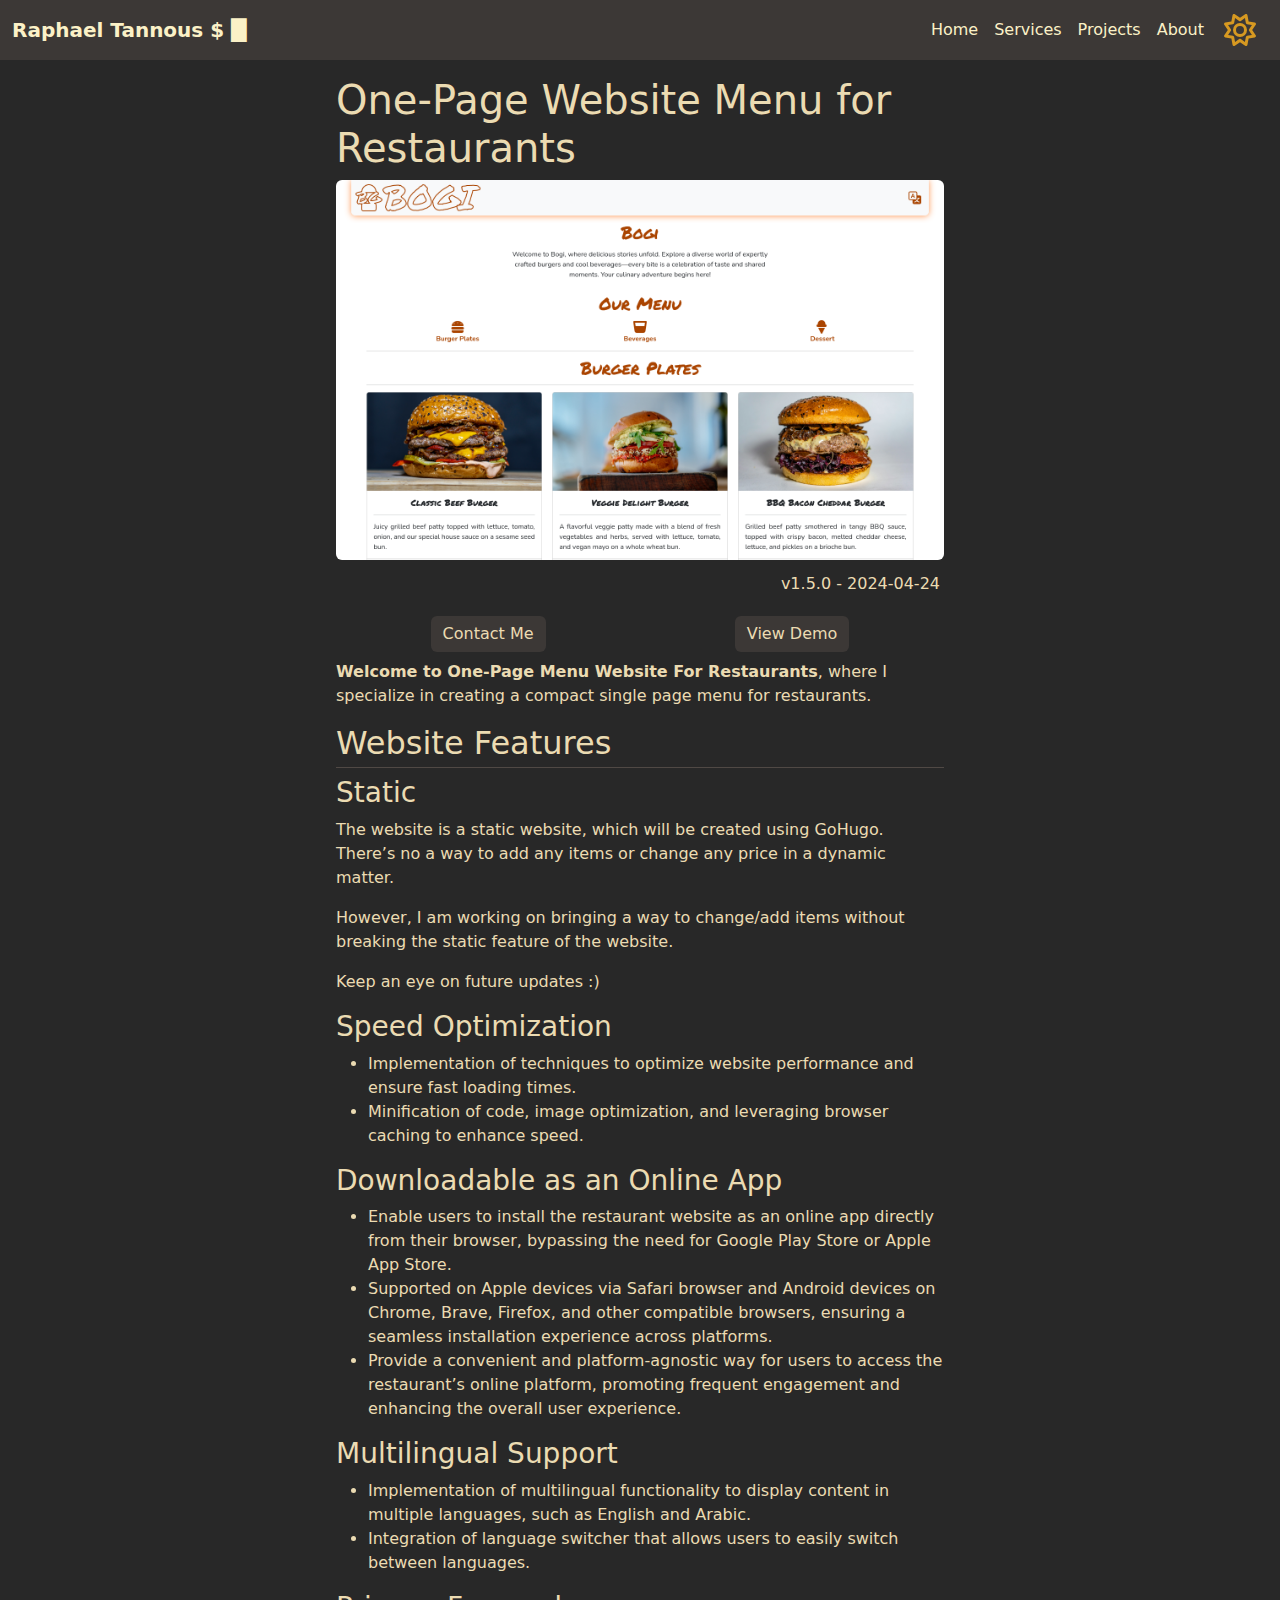
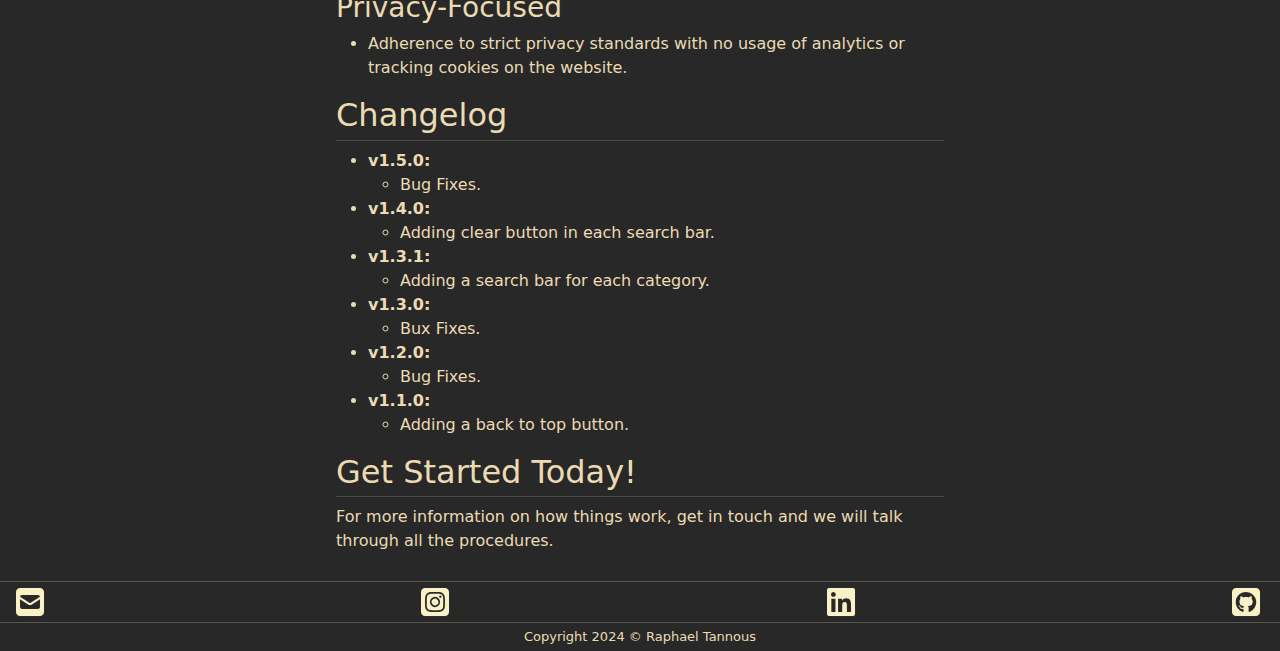
<file: docs/services/one-page-website-menu-for-restaurants/index.html>
<!doctype html><html lang=en-us dir=ltr data-bs-theme=dark><head><meta charset=utf-8><meta http-equiv=X-UA-Compatible content="IE=edge"><meta name=viewport content="width=device-width,initial-scale=1"><title>One-Page Website Menu for Restaurants | Raphael Tannous</title>
<link rel=apple-touch-icon sizes=180x180 href=/apple-touch-icon.png><link rel=icon type=image/png sizes=32x32 href=/favicon-32x32.png><link rel=icon type=image/png sizes=16x16 href=/favicon-16x16.png><link rel=manifest href=/site.webmanifest><link rel=mask-icon href=/safari-pinned-tab.svg color=#282828><meta name=msapplication-TileColor content="#282828"><meta name=theme-color content="#282828"><meta property="og:image" content="https://raphaeltannous.com/og_image/og_image.png"><meta property="og:image:type" content="image/png"><meta property="og:image:width" content="1348"><meta property="og:image:height" content="627"><meta property="og:title" content="Raphael Tannous"><meta property="og:type" content="website"><meta property="og:url" content="https://raphaeltannous.com/"><meta property="og:description" content="Explore my world of excellence in computer science services. From minimalist code to secure and fast solutions, I prioritize quality and reliability. Discover how my meticulous approach ensures optimal performance while safeguarding your data. Join me to experience innovation and excellence firsthand. Additionally, you can browse through my CV to learn more about my skills and experiences in the field."><meta name=description content="Explore my world of excellence in computer science services. From minimalist code to secure and fast solutions, I prioritize quality and reliability. Discover how my meticulous approach ensures optimal performance while safeguarding your data. Join me to experience innovation and excellence firsthand. Additionally, you can browse through my CV to learn more about my skills and experiences in the field."><link rel=stylesheet href=/css/style.min.0214a997f2694ab1835a083870569eaa7f0910c4db2d12313982b0935bb96fd6.css integrity="sha256-AhSpl/JpSrGDWgg4cFaeqn8JEMTbLRIxOYKwk1u5b9Y=" crossorigin=anonymous><script src=/js/main.d6f823d89f61ecb93b323dba83acbdae1d5ec88627067e0a15a46befee5efff0.js integrity="sha256-1vgj2J9h7Lk7Mj26g6y9rh1eyIYnBn4KFaRr7+5e//A=" crossorigin=anonymous></script><script src=/js/offcanvas.781604b9925acc6887c51f0b7dacf73a6b12dc52c64512c4b9dcc6bb52893cae.js integrity="sha256-eBYEuZJazGiHxR8Lfaz3OmsS3FLGRRLEudzGu1KJPK4=" crossorigin=anonymous></script></head><body><div class=page-wrapper><header class=page-header><nav class="navbar navbar-expand-md bg-body-tertiary"><div class=container-fluid><a class=navbar-brand href=https://raphaeltannous.com/><span class=header-domain>Raphael Tannous
</span><span class=header-chevron>$
</span><span class=header-cursor>█</span></a><div class="d-flex flex-row align-items-center"><button class=navbar-toggler type=button data-bs-toggle=offcanvas data-bs-target=#offcanvasNavbar aria-controls=offcanvasNavbar aria-label="Toggle Mobile Menu">
<span class=navbar-toggler-icon></span></button><div class="offcanvas offcanvas-end" tabindex=-1 id=offcanvasNavbar aria-labelledby=offcanvasNavbarLabel><div class=offcanvas-header><h5 class=offcanvas-title id=offcanvasNavbarLabel>My Stuff</h5><button type=button class=btn-close data-bs-dismiss=offcanvas aria-label=Close></button></div><div class=offcanvas-body><ul class="navbar-nav justify-content-end flex-grow-1"><li class=nav-item><a class=nav-link href=/>Home</a></li><li class=nav-item><a aria-current=true class="nav-link ancestor" href=/services/>Services</a></li><li class=nav-item><a class=nav-link href=/projects/>Projects</a></li><li class=nav-item><a class=nav-link href=/about/>About</a></li></ul></div></div><button class=btn type=button id=theme-switcher><svg id="light-svg" width="32" height="32" viewBox="0 0 8.4667 8.4667"><g transform="translate(-59.038 -75.523)"><path d="m65.251 75.849c-.0248-.13228-.11409-.24307-.23811-.29432-.12401-.05127-.26622-.03637-.377.03968l-1.3642.9392-1.3642-.94085c-.11079-.07607-.25299-.09095-.377-.03968s-.2133.16204-.23811.29433l-.29929 1.6287-1.6287.30094c-.13228.0248-.24307.11409-.29433.23811-.05125.12401-.03637.26622.03968.377l.9392 1.3642-.94085 1.3642c-.07607.11079-.09095.25299-.03968.377.05125.12401.16204.21496.29433.23811l1.6287.29929.29929 1.6287c.0248.13228.11409.24307.23811.29433.12401.05125.26622.03637.377-.03968l1.3658-.9392 1.3642.94085c.11079.07607.25299.09095.377.03968.12401-.05125.2133-.16204.23811-.29433l.29929-1.6287 1.6287-.29928c.13228-.0248.24307-.11409.29433-.23811.05125-.12401.03637-.26622-.03968-.377l-.9392-1.3658.94085-1.3642c.07607-.11079.09095-.25299.03968-.377-.05125-.12401-.16204-.2133-.29433-.23811l-1.6287-.29929zm-1.7544 1.4931 1.0847-.74739.23811 1.2947c.02976.16204.15708.28936.31913.31913l1.2947.23811-.74739 1.0847c-.09425.13559-.09425.31417.0.44976l.74739 1.0847-1.2947.23811c-.16204.02976-.28936.15708-.31913.31913l-.23811 1.2947-1.0847-.74739c-.13559-.09425-.31417-.09425-.44976.0l-1.0847.74739-.23811-1.2947c-.02976-.16204-.15708-.28936-.31913-.31913l-1.2947-.23811.74739-1.0847c.09425-.13559.09425-.31417.0-.44976l-.74739-1.0847 1.2947-.23811c.16204-.02976.28936-.15708.31913-.31913l.23811-1.2947 1.0847.74739c.13559.09425.31417.09425.44976.0zm-.22488 4.2661a1.8519 1.8519.0 100-3.7039 1.8519 1.8519.0 100 3.7039zm-1.0582-1.8519a1.0583 1.0583.0 112.1165.0 1.0583 1.0583.0 11-2.1165.0z" fill="#d79921" stroke-width=".26458"/></g></svg><svg class="hidden-svg" id="dark-svg" width="8.4667mm" height="8.4666mm" viewBox="0 0 8.4667 8.4666"><g transform="translate(-8.0374 33.634)"><path d="m9.5167-31.51c-.021897.79162.16346 1.5997.57768 2.3361.94404 1.6783 2.7952 2.4857 4.5487 2.1384-.17992.17056-.38071.32379-.60262.4553-1.6151.95711-3.6847.38648-4.622-1.2798-.66372-1.18-.5795-2.5885.099823-3.651zm.40035-1.7443c-1.8486 1.2896-2.437 3.8464-1.2994 5.8689 1.1916 2.1184 3.8263 2.8474 5.8869 1.6263.79754-.47262 1.3905-1.1665 1.7512-1.9649.01918-.04105.03573-.08282.05324-.12288.04541-.10911.08555-.21967.1221-.33267.02193-.06779.04219-.13461.06149-.20313.03622-.13335-.0153-.27636-.12842-.3509s-.26196-.06626-.36552.02252c-.05595.04686-.11191.09372-.16979.13715-.07861.058-.15985.11528-.24565.1684-.02002.01187-.04171.02472-.06173.03658-.0017 986e-6-.0033.002-.005.003-1.617.95369-3.6832.38108-4.6186-1.2818-.52789-.93849-.58349-2.0221-.24059-2.9629.008-.0253.01866-.04987.02835-.07617.03591-.09435.07709-.18726.12186-.27772.03246-.0649.06658-.13079.1043-.19425.06806-.12025.05236-.27078-.03818-.37241-.09053-.10163-.23643-.13162-.35901-.07268-.06295.03045-.12328.06164-.18431.09552-.04601.02498-.09273.05266-.13778.07936-.05506.03263-.10749.06598-.16158.10032-.037412.02445-.074825.04891-.11127.07507z" fill="#d79921" stroke-width=".26458"/></g></svg></button></div></div></nav></header><main class=page-body><div class="row m-2"><div class="offset-lg-3 col-lg-6 services"><h1 class=my-2>One-Page Website Menu for Restaurants</h1><a href=https://bogi-resto-op.pages.dev/en/><img class="img-fluid rounded" src=/services/bogi-resto-op/bogi-op-sample-desktop.png alt></a><div class="d-flex justify-content-end mt-2"><p class="version rounded p-1">v1.5.0 - 2024-04-24</p></div><div class="d-flex mb-2 justify-content-around"><a class="btn rounded button-tertiary" href=mailto:raphaeltannous@proton.me>Contact Me
</a><a class="btn rounded button-tertiary" href=https://bogi-resto-op.pages.dev/en/ target=blank>View Demo</a></div><div class="my-2 index-text"><p><strong>Welcome to One-Page Menu Website For
Restaurants</strong>, where I specialize in creating a
compact single page menu for restaurants.</p><h2 id=website-features>Website Features</h2><h3 id=static>Static</h3><p>The website is a static website, which will be
created using GoHugo. There&rsquo;s no a way to add any
items or change any price in a dynamic matter.</p><p>However, I am working on bringing a way to
change/add items without breaking the static
feature of the website.</p><p>Keep an eye on future updates :)</p><h3 id=speed-optimization>Speed Optimization</h3><ul><li>Implementation of techniques to optimize website
performance and ensure fast loading times.</li><li>Minification of code, image optimization, and
leveraging browser caching to enhance speed.</li></ul><h3 id=downloadable-as-an-online-app>Downloadable as an Online App</h3><ul><li>Enable users to install the restaurant website
as an online app directly from their browser,
bypassing the need for Google Play Store or Apple
App Store.</li><li>Supported on Apple devices via Safari browser
and Android devices on Chrome, Brave, Firefox, and
other compatible browsers, ensuring a seamless
installation experience across platforms.</li><li>Provide a convenient and platform-agnostic way
for users to access the restaurant&rsquo;s online
platform, promoting frequent engagement and
enhancing the overall user experience.</li></ul><h3 id=multilingual-support>Multilingual Support</h3><ul><li>Implementation of multilingual functionality to
display content in multiple languages, such as
English and Arabic.</li><li>Integration of language switcher that allows
users to easily switch between languages.</li></ul><h3 id=privacy-focused>Privacy-Focused</h3><ul><li>Adherence to strict privacy standards with no
usage of analytics or tracking cookies on the
website.</li></ul><h2 id=changelog>Changelog</h2><ul><li><strong>v1.5.0:</strong><ul><li>Bug Fixes.</li></ul></li><li><strong>v1.4.0:</strong><ul><li>Adding clear button in each search bar.</li></ul></li><li><strong>v1.3.1:</strong><ul><li>Adding a search bar for each category.</li></ul></li><li><strong>v1.3.0:</strong><ul><li>Bux Fixes.</li></ul></li><li><strong>v1.2.0:</strong><ul><li>Bug Fixes.</li></ul></li><li><strong>v1.1.0:</strong><ul><li>Adding a back to top button.</li></ul></li></ul><h2 id=get-started-today>Get Started Today!</h2><p>For more information on how things work, get in touch and we will talk through all the procedures.</p></div></div></div></main><footer class=page-footer><hr class=my-1><div class="d-flex justify-content-between px-3"><a class=social-svgs href=mailto:raphaeltannous@proton.me target=blank><svg viewBox="0 0 512 512" width="32" height="32" fill="currentcolor" stroke="currentcolor"><path d="M64 32C28.7 32 0 60.7.0 96V416c0 35.3 28.7 64 64 64H384c35.3.0 64-28.7 64-64V96c0-35.3-28.7-64-64-64H64zM218 271.7 64.2 172.4C66 156.4 79.5 144 96 144H352c16.5.0 30 12.4 31.8 28.4L230 271.7c-1.8 1.2-3.9 1.8-6 1.8s-4.2-.6-6-1.8zm29.4 26.9L384 210.4V336c0 17.7-14.3 32-32 32H96c-17.7.0-32-14.3-32-32V210.4l136.6 88.2c7 4.5 15.1 6.9 23.4 6.9s16.4-2.4 23.4-6.9z"/></svg>
</a><a class=social-svgs href="https://www.instagram.com/rof3.33?igsh=N3N4MDU4M2V5dmE3" target=blank><svg viewBox="0 0 512 512" width="32" height="32" fill="currentcolor" stroke="currentcolor"><path d="M194.4 211.7a53.3 53.3.0 1059.3 88.7 53.3 53.3.0 10-59.3-88.7zm142.3-68.4c-5.2-5.2-11.5-9.3-18.4-12-18.1-7.1-57.6-6.8-83.1-6.5-4.1.0-7.9.1-11.2.1-3.3.0-7.2.0-11.4-.1-25.5-.3-64.8-.7-82.9 6.5-6.9 2.7-13.1 6.8-18.4 12s-9.3 11.5-12 18.4c-7.1 18.1-6.7 57.7-6.5 83.2.0 4.1.1 7.9.1 11.1s0 7-.1 11.1c-.2 25.5-.6 65.1 6.5 83.2 2.7 6.9 6.8 13.1 12 18.4s11.5 9.3 18.4 12c18.1 7.1 57.6 6.8 83.1 6.5 4.1.0 7.9-.1 11.2-.1 3.3.0 7.2.0 11.4.1 25.5.3 64.8.7 82.9-6.5 6.9-2.7 13.1-6.8 18.4-12s9.3-11.5 12-18.4c7.2-18 6.8-57.4 6.5-83 0-4.2-.1-8.1-.1-11.4s0-7.1.1-11.4c.3-25.5.7-64.9-6.5-83-2.7-6.9-6.8-13.1-12-18.4zm-67.1 44.5A82 82 0 11178.4 324.2a82 82 0 1191.1-136.4zm29.2-1.3c-3.1-2.1-5.6-5.1-7.1-8.6s-1.8-7.3-1.1-11.1 2.6-7.1 5.2-9.8 6.1-4.5 9.8-5.2 7.6-.4 11.1 1.1 6.5 3.9 8.6 7 3.2 6.8 3.2 10.6c0 2.5-.5 5-1.4 7.3s-2.4 4.4-4.1 6.2-3.9 3.2-6.2 4.2-4.8 1.5-7.3 1.5c-3.8.0-7.5-1.1-10.6-3.2zM448 96c0-35.3-28.7-64-64-64H64C28.7 32 0 60.7.0 96V416c0 35.3 28.7 64 64 64H384c35.3.0 64-28.7 64-64V96zM357 389c-18.7 18.7-41.4 24.6-67 25.9-26.4 1.5-105.6 1.5-132 0-25.6-1.3-48.3-7.2-67-25.9s-24.6-41.4-25.8-67c-1.5-26.4-1.5-105.6.0-132 1.3-25.6 7.1-48.3 25.8-67s41.5-24.6 67-25.8c26.4-1.5 105.6-1.5 132 0 25.6 1.3 48.3 7.1 67 25.8s24.6 41.4 25.8 67c1.5 26.3 1.5 105.4.0 131.9-1.3 25.6-7.1 48.3-25.8 67z"/></svg>
</a><a class=social-svgs href=https://www.linkedin.com/in/rofe33/ target=blank><svg viewBox="0 0 512 512" width="32" height="32" fill="currentcolor" stroke="currentcolor"><path d="M416 32H31.9C14.3 32 0 46.5.0 64.3v383.4C0 465.5 14.3 480 31.9 480H416c17.6.0 32-14.5 32-32.3V64.3c0-17.8-14.4-32.3-32-32.3zM135.4 416H69V202.2h66.5V416zm-33.2-243c-21.3.0-38.5-17.3-38.5-38.5S80.9 96 102.2 96c21.2.0 38.5 17.3 38.5 38.5.0 21.3-17.2 38.5-38.5 38.5zm282.1 243h-66.4V312c0-24.8-.5-56.7-34.5-56.7-34.6.0-39.9 27-39.9 54.9V416h-66.4V202.2h63.7v29.2h.9c8.9-16.8 30.6-34.5 62.9-34.5 67.2.0 79.7 44.3 79.7 101.9V416z"/></svg>
</a><a class=social-svgs href=https://github.com/rofe33/ target=blank><svg viewBox="0 0 512 512" width="32" height="32" fill="currentcolor" stroke="currentcolor"><path d="M448 96c0-35.3-28.7-64-64-64H64C28.7 32 0 60.7.0 96V416c0 35.3 28.7 64 64 64H384c35.3.0 64-28.7 64-64V96zM265.8 407.7c0-1.8.0-6 .1-11.6.1-11.4.1-28.8.1-43.7.0-15.6-5.2-25.5-11.3-30.7 37-4.1 76-9.2 76-73.1.0-18.2-6.5-27.3-17.1-39 1.7-4.3 7.4-22-1.7-45-13.9-4.3-45.7 17.9-45.7 17.9-13.2-3.7-27.5-5.6-41.6-5.6s-28.4 1.9-41.6 5.6c0 0-31.8-22.2-45.7-17.9-9.1 22.9-3.5 40.6-1.7 45-10.6 11.7-15.6 20.8-15.6 39 0 63.6 37.3 69 74.3 73.1-4.8 4.3-9.1 11.7-10.6 22.3-9.5 4.3-33.8 11.7-48.3-13.9-9.1-15.8-25.5-17.1-25.5-17.1-16.2-.2-1.1 10.2-1.1 10.2 10.8 5 18.4 24.2 18.4 24.2 9.7 29.7 56.1 19.7 56.1 19.7.0 9 .1 21.7.1 30.6.0 4.8.1 8.6.1 10 0 4.3-3 9.5-11.5 8C106 393.6 59.8 330.8 59.8 257.4c0-91.8 70.2-161.5 162-161.5S388 165.6 388 257.4c.1 73.4-44.7 136.3-110.7 158.3-8.4 1.5-11.5-3.7-11.5-8zm-90.5-54.8c-.2-1.5 1.1-2.8 3-3.2 1.9-.2 3.7.6 3.9 1.9.3 1.3-1 2.6-3 3-1.9.4-3.7-.4-3.9-1.7zm-9.1 3.2c-2.2.2-3.7-.9-3.7-2.4.0-1.3 1.5-2.4 3.5-2.4 1.9-.2 3.7.9 3.7 2.4.0 1.3-1.5 2.4-3.5 2.4zm-14.3-2.2c-1.9-.4-3.2-1.9-2.8-3.2s2.4-1.9 4.1-1.5c2 .6 3.3 2.1 2.8 3.4-.4 1.3-2.4 1.9-4.1 1.3zm-12.5-7.3c-1.5-1.3-1.9-3.2-.9-4.1.9-1.1 2.8-.9 4.3.6 1.3 1.3 1.8 3.3.9 4.1-.9 1.1-2.8.9-4.3-.6zm-8.5-10c-1.1-1.5-1.1-3.2.0-3.9 1.1-.9 2.8-.2 3.7 1.3 1.1 1.5 1.1 3.3.0 4.1-.9.6-2.6.0-3.7-1.5zm-6.3-8.8c-1.1-1.3-1.3-2.8-.4-3.5.9-.9 2.4-.4 3.5.6 1.1 1.3 1.3 2.8.4 3.5-.9.9-2.4.4-3.5-.6zm-6-6.4c-1.3-.6-1.9-1.7-1.5-2.6.4-.6 1.5-.9 2.8-.4 1.3.7 1.9 1.8 1.5 2.6-.4.9-1.7 1.1-2.8.4z"/></svg></a></div><hr class=my-1><p class="footer-text mb-1">Copyright 2024 &copy; Raphael Tannous</p></footer></div></body></html>
</file>
<file: css/style.min.30b215d9e651cc2aa3e60349359094a9a6d9dc0f7bd7d872f1489da4fa291f4d.css>
:root,[data-bs-theme=light]{--bs-blue:#0d6efd;--bs-indigo:#6610f2;--bs-purple:#6f42c1;--bs-pink:#d63384;--bs-red:#dc3545;--bs-orange:#fd7e14;--bs-yellow:#ffc107;--bs-green:#198754;--bs-teal:#20c997;--bs-cyan:#0dcaf0;--bs-black:#000;--bs-white:#fff;--bs-gray:#6c757d;--bs-gray-dark:#343a40;--bs-gray-100:#f8f9fa;--bs-gray-200:#e9ecef;--bs-gray-300:#dee2e6;--bs-gray-400:#ced4da;--bs-gray-500:#adb5bd;--bs-gray-600:#6c757d;--bs-gray-700:#495057;--bs-gray-800:#343a40;--bs-gray-900:#212529;--bs-primary:#0d6efd;--bs-secondary:#6c757d;--bs-success:#198754;--bs-info:#0dcaf0;--bs-warning:#ffc107;--bs-danger:#dc3545;--bs-light:#f8f9fa;--bs-dark:#212529;--bs-primary-rgb:13, 110, 253;--bs-secondary-rgb:108, 117, 125;--bs-success-rgb:25, 135, 84;--bs-info-rgb:13, 202, 240;--bs-warning-rgb:255, 193, 7;--bs-danger-rgb:220, 53, 69;--bs-light-rgb:248, 249, 250;--bs-dark-rgb:33, 37, 41;--bs-primary-text-emphasis:#052c65;--bs-secondary-text-emphasis:#2b2f32;--bs-success-text-emphasis:#0a3622;--bs-info-text-emphasis:#055160;--bs-warning-text-emphasis:#664d03;--bs-danger-text-emphasis:#58151c;--bs-light-text-emphasis:#495057;--bs-dark-text-emphasis:#495057;--bs-primary-bg-subtle:#cfe2ff;--bs-secondary-bg-subtle:#e2e3e5;--bs-success-bg-subtle:#d1e7dd;--bs-info-bg-subtle:#cff4fc;--bs-warning-bg-subtle:#fff3cd;--bs-danger-bg-subtle:#f8d7da;--bs-light-bg-subtle:#fcfcfd;--bs-dark-bg-subtle:#ced4da;--bs-primary-border-subtle:#9ec5fe;--bs-secondary-border-subtle:#c4c8cb;--bs-success-border-subtle:#a3cfbb;--bs-info-border-subtle:#9eeaf9;--bs-warning-border-subtle:#ffe69c;--bs-danger-border-subtle:#f1aeb5;--bs-light-border-subtle:#e9ecef;--bs-dark-border-subtle:#adb5bd;--bs-white-rgb:255, 255, 255;--bs-black-rgb:0, 0, 0;--bs-font-sans-serif:system-ui, -apple-system, "Segoe UI", Roboto, "Helvetica Neue", "Noto Sans", "Liberation Sans", Arial, sans-serif, "Apple Color Emoji", "Segoe UI Emoji", "Segoe UI Symbol", "Noto Color Emoji";--bs-font-monospace:SFMono-Regular, Menlo, Monaco, Consolas, "Liberation Mono", "Courier New", monospace;--bs-gradient:linear-gradient(180deg, rgba(255, 255, 255, 0.15), rgba(255, 255, 255, 0));--bs-body-font-family:var(--bs-font-sans-serif);--bs-body-font-size:1rem;--bs-body-font-weight:400;--bs-body-line-height:1.5;--bs-body-color:#282828;--bs-body-color-rgb:40, 40, 40;--bs-body-bg:#fbf1c7;--bs-body-bg-rgb:251, 241, 199;--bs-emphasis-color:#000;--bs-emphasis-color-rgb:0, 0, 0;--bs-secondary-color:#988b77;--bs-secondary-color-rgb:152, 139, 119;--bs-secondary-bg:#d5c4a1;--bs-secondary-bg-rgb:213, 196, 161;--bs-tertiary-color:#282828;--bs-tertiary-color-rgb:40, 40, 40;--bs-tertiary-bg:#ebdbb2;--bs-tertiary-bg-rgb:235, 219, 178;--bs-heading-color:inherit;--bs-link-color:#0d6efd;--bs-link-color-rgb:13, 110, 253;--bs-link-decoration:underline;--bs-link-hover-color:#0a58ca;--bs-link-hover-color-rgb:10, 88, 202;--bs-code-color:#d63384;--bs-highlight-color:#282828;--bs-highlight-bg:#fff3cd;--bs-border-width:1px;--bs-border-style:solid;--bs-border-color:#dee2e6;--bs-border-color-translucent:rgba(0, 0, 0, 0.175);--bs-border-radius:0.375rem;--bs-border-radius-sm:0.25rem;--bs-border-radius-lg:0.5rem;--bs-border-radius-xl:1rem;--bs-border-radius-xxl:2rem;--bs-border-radius-2xl:var(--bs-border-radius-xxl);--bs-border-radius-pill:50rem;--bs-box-shadow:0 0.5rem 1rem rgba(0, 0, 0, 0.15);--bs-box-shadow-sm:0 0.125rem 0.25rem rgba(0, 0, 0, 0.075);--bs-box-shadow-lg:0 1rem 3rem rgba(0, 0, 0, 0.175);--bs-box-shadow-inset:inset 0 1px 2px rgba(0, 0, 0, 0.075);--bs-focus-ring-width:0.25rem;--bs-focus-ring-opacity:0.25;--bs-focus-ring-color:rgba(13, 110, 253, 0.25);--bs-form-valid-color:#198754;--bs-form-valid-border-color:#198754;--bs-form-invalid-color:#dc3545;--bs-form-invalid-border-color:#dc3545}[data-bs-theme=dark]{color-scheme:dark;--bs-body-color:#ebdbb2;--bs-body-color-rgb:235, 219, 178;--bs-body-bg:#282828;--bs-body-bg-rgb:40, 40, 40;--bs-emphasis-color:#fff;--bs-emphasis-color-rgb:255, 255, 255;--bs-secondary-color:#8b7f6f;--bs-secondary-color-rgb:139, 127, 111;--bs-secondary-bg:#504945;--bs-secondary-bg-rgb:80, 73, 69;--bs-tertiary-color:#fbf1c7;--bs-tertiary-color-rgb:251, 241, 199;--bs-tertiary-bg:#3c3836;--bs-tertiary-bg-rgb:60, 56, 54;--bs-primary-text-emphasis:#6ea8fe;--bs-secondary-text-emphasis:#a7acb1;--bs-success-text-emphasis:#75b798;--bs-info-text-emphasis:#6edff6;--bs-warning-text-emphasis:#ffda6a;--bs-danger-text-emphasis:#ea868f;--bs-light-text-emphasis:#f8f9fa;--bs-dark-text-emphasis:#dee2e6;--bs-primary-bg-subtle:#031633;--bs-secondary-bg-subtle:#161719;--bs-success-bg-subtle:#051b11;--bs-info-bg-subtle:#032830;--bs-warning-bg-subtle:#332701;--bs-danger-bg-subtle:#2c0b0e;--bs-light-bg-subtle:#343a40;--bs-dark-bg-subtle:#1a1d20;--bs-primary-border-subtle:#084298;--bs-secondary-border-subtle:#41464b;--bs-success-border-subtle:#0f5132;--bs-info-border-subtle:#087990;--bs-warning-border-subtle:#997404;--bs-danger-border-subtle:#842029;--bs-light-border-subtle:#495057;--bs-dark-border-subtle:#343a40;--bs-heading-color:inherit;--bs-link-color:#6ea8fe;--bs-link-hover-color:#8bb9fe;--bs-link-color-rgb:110, 168, 254;--bs-link-hover-color-rgb:139, 185, 254;--bs-code-color:#e685b5;--bs-highlight-color:#ebdbb2;--bs-highlight-bg:#664d03;--bs-border-color:#495057;--bs-border-color-translucent:rgba(255, 255, 255, 0.15);--bs-form-valid-color:#75b798;--bs-form-valid-border-color:#75b798;--bs-form-invalid-color:#ea868f;--bs-form-invalid-border-color:#ea868f}*,*::before,*::after{box-sizing:border-box}@media(prefers-reduced-motion:no-preference){:root{scroll-behavior:smooth}}body{margin:0;font-family:var(--bs-body-font-family);font-size:var(--bs-body-font-size);font-weight:var(--bs-body-font-weight);line-height:var(--bs-body-line-height);color:var(--bs-body-color);text-align:var(--bs-body-text-align);background-color:var(--bs-body-bg);-webkit-text-size-adjust:100%;-webkit-tap-highlight-color:transparent}hr{margin:1rem 0;color:inherit;border:0;border-top:var(--bs-border-width)solid;opacity:.25}h6,.h6,h5,.h5,h4,.h4,h3,.h3,h2,.h2,h1,.h1{margin-top:0;margin-bottom:.5rem;font-weight:500;line-height:1.2;color:var(--bs-heading-color)}h1,.h1{font-size:calc(1.375rem + 1.5vw)}@media(min-width:1200px){h1,.h1{font-size:2.5rem}}h2,.h2{font-size:calc(1.325rem + .9vw)}@media(min-width:1200px){h2,.h2{font-size:2rem}}h3,.h3{font-size:calc(1.3rem + .6vw)}@media(min-width:1200px){h3,.h3{font-size:1.75rem}}h4,.h4{font-size:calc(1.275rem + .3vw)}@media(min-width:1200px){h4,.h4{font-size:1.5rem}}h5,.h5{font-size:1.25rem}h6,.h6{font-size:1rem}p{margin-top:0;margin-bottom:1rem}abbr[title]{text-decoration:underline dotted;cursor:help;text-decoration-skip-ink:none}address{margin-bottom:1rem;font-style:normal;line-height:inherit}ol,ul{padding-left:2rem}ol,ul,dl{margin-top:0;margin-bottom:1rem}ol ol,ul ul,ol ul,ul ol{margin-bottom:0}dt{font-weight:700}dd{margin-bottom:.5rem;margin-left:0}blockquote{margin:0 0 1rem}b,strong{font-weight:bolder}small,.small{font-size:.875em}mark,.mark{padding:.1875em;color:var(--bs-highlight-color);background-color:var(--bs-highlight-bg)}sub,sup{position:relative;font-size:.75em;line-height:0;vertical-align:baseline}sub{bottom:-.25em}sup{top:-.5em}a{color:rgba(var(--bs-link-color-rgb),var(--bs-link-opacity,1));text-decoration:underline}a:hover{--bs-link-color-rgb:var(--bs-link-hover-color-rgb)}a:not([href]):not([class]),a:not([href]):not([class]):hover{color:inherit;text-decoration:none}pre,code,kbd,samp{font-family:var(--bs-font-monospace);font-size:1em}pre{display:block;margin-top:0;margin-bottom:1rem;overflow:auto;font-size:.875em}pre code{font-size:inherit;color:inherit;word-break:normal}code{font-size:.875em;color:var(--bs-code-color);word-wrap:break-word}a>code{color:inherit}kbd{padding:.1875rem .375rem;font-size:.875em;color:var(--bs-body-bg);background-color:var(--bs-body-color);border-radius:.25rem}kbd kbd{padding:0;font-size:1em}figure{margin:0 0 1rem}img,svg{vertical-align:middle}table{caption-side:bottom;border-collapse:collapse}caption{padding-top:.5rem;padding-bottom:.5rem;color:var(--bs-secondary-color);text-align:left}th{text-align:inherit;text-align:-webkit-match-parent}thead,tbody,tfoot,tr,td,th{border-color:inherit;border-style:solid;border-width:0}label{display:inline-block}button{border-radius:0}button:focus:not(:focus-visible){outline:0}input,button,select,optgroup,textarea{margin:0;font-family:inherit;font-size:inherit;line-height:inherit}button,select{text-transform:none}[role=button]{cursor:pointer}select{word-wrap:normal}select:disabled{opacity:1}[list]:not([type=date]):not([type=datetime-local]):not([type=month]):not([type=week]):not([type=time])::-webkit-calendar-picker-indicator{display:none!important}button,[type=button],[type=reset],[type=submit]{-webkit-appearance:button}button:not(:disabled),[type=button]:not(:disabled),[type=reset]:not(:disabled),[type=submit]:not(:disabled){cursor:pointer}::-moz-focus-inner{padding:0;border-style:none}textarea{resize:vertical}fieldset{min-width:0;padding:0;margin:0;border:0}legend{float:left;width:100%;padding:0;margin-bottom:.5rem;font-size:calc(1.275rem + .3vw);line-height:inherit}@media(min-width:1200px){legend{font-size:1.5rem}}legend+*{clear:left}::-webkit-datetime-edit-fields-wrapper,::-webkit-datetime-edit-text,::-webkit-datetime-edit-minute,::-webkit-datetime-edit-hour-field,::-webkit-datetime-edit-day-field,::-webkit-datetime-edit-month-field,::-webkit-datetime-edit-year-field{padding:0}::-webkit-inner-spin-button{height:auto}[type=search]{-webkit-appearance:textfield;outline-offset:-2px}::-webkit-search-decoration{-webkit-appearance:none}::-webkit-color-swatch-wrapper{padding:0}::file-selector-button{font:inherit;-webkit-appearance:button}output{display:inline-block}iframe{border:0}summary{display:list-item;cursor:pointer}progress{vertical-align:baseline}[hidden]{display:none!important}.lead{font-size:1.25rem;font-weight:300}.display-1{font-size:calc(1.625rem + 4.5vw);font-weight:300;line-height:1.2}@media(min-width:1200px){.display-1{font-size:5rem}}.display-2{font-size:calc(1.575rem + 3.9vw);font-weight:300;line-height:1.2}@media(min-width:1200px){.display-2{font-size:4.5rem}}.display-3{font-size:calc(1.525rem + 3.3vw);font-weight:300;line-height:1.2}@media(min-width:1200px){.display-3{font-size:4rem}}.display-4{font-size:calc(1.475rem + 2.7vw);font-weight:300;line-height:1.2}@media(min-width:1200px){.display-4{font-size:3.5rem}}.display-5{font-size:calc(1.425rem + 2.1vw);font-weight:300;line-height:1.2}@media(min-width:1200px){.display-5{font-size:3rem}}.display-6{font-size:calc(1.375rem + 1.5vw);font-weight:300;line-height:1.2}@media(min-width:1200px){.display-6{font-size:2.5rem}}.list-unstyled{padding-left:0;list-style:none}.list-inline{padding-left:0;list-style:none}.list-inline-item{display:inline-block}.list-inline-item:not(:last-child){margin-right:.5rem}.initialism{font-size:.875em;text-transform:uppercase}.blockquote{margin-bottom:1rem;font-size:1.25rem}.blockquote>:last-child{margin-bottom:0}.blockquote-footer{margin-top:-1rem;margin-bottom:1rem;font-size:.875em;color:#6c757d}.blockquote-footer::before{content:"\2014\00A0"}.img-fluid{max-width:100%;height:auto}.img-thumbnail{padding:.25rem;background-color:var(--bs-body-bg);border:var(--bs-border-width)solid var(--bs-border-color);border-radius:var(--bs-border-radius);max-width:100%;height:auto}.figure{display:inline-block}.figure-img{margin-bottom:.5rem;line-height:1}.figure-caption{font-size:.875em;color:var(--bs-secondary-color)}.container,.container-fluid,.container-xxl,.container-xl,.container-lg,.container-md,.container-sm{--bs-gutter-x:1.5rem;--bs-gutter-y:0;width:100%;padding-right:calc(var(--bs-gutter-x) * .5);padding-left:calc(var(--bs-gutter-x) * .5);margin-right:auto;margin-left:auto}@media(min-width:576px){.container-sm,.container{max-width:540px}}@media(min-width:768px){.container-md,.container-sm,.container{max-width:720px}}@media(min-width:992px){.container-lg,.container-md,.container-sm,.container{max-width:960px}}@media(min-width:1200px){.container-xl,.container-lg,.container-md,.container-sm,.container{max-width:1140px}}@media(min-width:1400px){.container-xxl,.container-xl,.container-lg,.container-md,.container-sm,.container{max-width:1320px}}:root{--bs-breakpoint-xs:0;--bs-breakpoint-sm:576px;--bs-breakpoint-md:768px;--bs-breakpoint-lg:992px;--bs-breakpoint-xl:1200px;--bs-breakpoint-xxl:1400px}.row{--bs-gutter-x:1.5rem;--bs-gutter-y:0;display:flex;flex-wrap:wrap;margin-top:calc(-1 * var(--bs-gutter-y));margin-right:calc(-.5 * var(--bs-gutter-x));margin-left:calc(-.5 * var(--bs-gutter-x))}.row>*{flex-shrink:0;width:100%;max-width:100%;padding-right:calc(var(--bs-gutter-x) * .5);padding-left:calc(var(--bs-gutter-x) * .5);margin-top:var(--bs-gutter-y)}.col{flex:1 0}.row-cols-auto>*{flex:none;width:auto}.row-cols-1>*{flex:none;width:100%}.row-cols-2>*{flex:none;width:50%}.row-cols-3>*{flex:none;width:33.33333333%}.row-cols-4>*{flex:none;width:25%}.row-cols-5>*{flex:none;width:20%}.row-cols-6>*{flex:none;width:16.66666667%}.col-auto{flex:none;width:auto}.col-1{flex:none;width:8.33333333%}.col-2{flex:none;width:16.66666667%}.col-3{flex:none;width:25%}.col-4{flex:none;width:33.33333333%}.col-5{flex:none;width:41.66666667%}.col-6{flex:none;width:50%}.col-7{flex:none;width:58.33333333%}.col-8{flex:none;width:66.66666667%}.col-9{flex:none;width:75%}.col-10{flex:none;width:83.33333333%}.col-11{flex:none;width:91.66666667%}.col-12{flex:none;width:100%}.offset-1{margin-left:8.33333333%}.offset-2{margin-left:16.66666667%}.offset-3{margin-left:25%}.offset-4{margin-left:33.33333333%}.offset-5{margin-left:41.66666667%}.offset-6{margin-left:50%}.offset-7{margin-left:58.33333333%}.offset-8{margin-left:66.66666667%}.offset-9{margin-left:75%}.offset-10{margin-left:83.33333333%}.offset-11{margin-left:91.66666667%}.g-0,.gx-0{--bs-gutter-x:0}.g-0,.gy-0{--bs-gutter-y:0}.g-1,.gx-1{--bs-gutter-x:0.25rem}.g-1,.gy-1{--bs-gutter-y:0.25rem}.g-2,.gx-2{--bs-gutter-x:0.5rem}.g-2,.gy-2{--bs-gutter-y:0.5rem}.g-3,.gx-3{--bs-gutter-x:1rem}.g-3,.gy-3{--bs-gutter-y:1rem}.g-4,.gx-4{--bs-gutter-x:1.5rem}.g-4,.gy-4{--bs-gutter-y:1.5rem}.g-5,.gx-5{--bs-gutter-x:3rem}.g-5,.gy-5{--bs-gutter-y:3rem}@media(min-width:576px){.col-sm{flex:1 0}.row-cols-sm-auto>*{flex:none;width:auto}.row-cols-sm-1>*{flex:none;width:100%}.row-cols-sm-2>*{flex:none;width:50%}.row-cols-sm-3>*{flex:none;width:33.33333333%}.row-cols-sm-4>*{flex:none;width:25%}.row-cols-sm-5>*{flex:none;width:20%}.row-cols-sm-6>*{flex:none;width:16.66666667%}.col-sm-auto{flex:none;width:auto}.col-sm-1{flex:none;width:8.33333333%}.col-sm-2{flex:none;width:16.66666667%}.col-sm-3{flex:none;width:25%}.col-sm-4{flex:none;width:33.33333333%}.col-sm-5{flex:none;width:41.66666667%}.col-sm-6{flex:none;width:50%}.col-sm-7{flex:none;width:58.33333333%}.col-sm-8{flex:none;width:66.66666667%}.col-sm-9{flex:none;width:75%}.col-sm-10{flex:none;width:83.33333333%}.col-sm-11{flex:none;width:91.66666667%}.col-sm-12{flex:none;width:100%}.offset-sm-0{margin-left:0}.offset-sm-1{margin-left:8.33333333%}.offset-sm-2{margin-left:16.66666667%}.offset-sm-3{margin-left:25%}.offset-sm-4{margin-left:33.33333333%}.offset-sm-5{margin-left:41.66666667%}.offset-sm-6{margin-left:50%}.offset-sm-7{margin-left:58.33333333%}.offset-sm-8{margin-left:66.66666667%}.offset-sm-9{margin-left:75%}.offset-sm-10{margin-left:83.33333333%}.offset-sm-11{margin-left:91.66666667%}.g-sm-0,.gx-sm-0{--bs-gutter-x:0}.g-sm-0,.gy-sm-0{--bs-gutter-y:0}.g-sm-1,.gx-sm-1{--bs-gutter-x:0.25rem}.g-sm-1,.gy-sm-1{--bs-gutter-y:0.25rem}.g-sm-2,.gx-sm-2{--bs-gutter-x:0.5rem}.g-sm-2,.gy-sm-2{--bs-gutter-y:0.5rem}.g-sm-3,.gx-sm-3{--bs-gutter-x:1rem}.g-sm-3,.gy-sm-3{--bs-gutter-y:1rem}.g-sm-4,.gx-sm-4{--bs-gutter-x:1.5rem}.g-sm-4,.gy-sm-4{--bs-gutter-y:1.5rem}.g-sm-5,.gx-sm-5{--bs-gutter-x:3rem}.g-sm-5,.gy-sm-5{--bs-gutter-y:3rem}}@media(min-width:768px){.col-md{flex:1 0}.row-cols-md-auto>*{flex:none;width:auto}.row-cols-md-1>*{flex:none;width:100%}.row-cols-md-2>*{flex:none;width:50%}.row-cols-md-3>*{flex:none;width:33.33333333%}.row-cols-md-4>*{flex:none;width:25%}.row-cols-md-5>*{flex:none;width:20%}.row-cols-md-6>*{flex:none;width:16.66666667%}.col-md-auto{flex:none;width:auto}.col-md-1{flex:none;width:8.33333333%}.col-md-2{flex:none;width:16.66666667%}.col-md-3{flex:none;width:25%}.col-md-4{flex:none;width:33.33333333%}.col-md-5{flex:none;width:41.66666667%}.col-md-6{flex:none;width:50%}.col-md-7{flex:none;width:58.33333333%}.col-md-8{flex:none;width:66.66666667%}.col-md-9{flex:none;width:75%}.col-md-10{flex:none;width:83.33333333%}.col-md-11{flex:none;width:91.66666667%}.col-md-12{flex:none;width:100%}.offset-md-0{margin-left:0}.offset-md-1{margin-left:8.33333333%}.offset-md-2{margin-left:16.66666667%}.offset-md-3{margin-left:25%}.offset-md-4{margin-left:33.33333333%}.offset-md-5{margin-left:41.66666667%}.offset-md-6{margin-left:50%}.offset-md-7{margin-left:58.33333333%}.offset-md-8{margin-left:66.66666667%}.offset-md-9{margin-left:75%}.offset-md-10{margin-left:83.33333333%}.offset-md-11{margin-left:91.66666667%}.g-md-0,.gx-md-0{--bs-gutter-x:0}.g-md-0,.gy-md-0{--bs-gutter-y:0}.g-md-1,.gx-md-1{--bs-gutter-x:0.25rem}.g-md-1,.gy-md-1{--bs-gutter-y:0.25rem}.g-md-2,.gx-md-2{--bs-gutter-x:0.5rem}.g-md-2,.gy-md-2{--bs-gutter-y:0.5rem}.g-md-3,.gx-md-3{--bs-gutter-x:1rem}.g-md-3,.gy-md-3{--bs-gutter-y:1rem}.g-md-4,.gx-md-4{--bs-gutter-x:1.5rem}.g-md-4,.gy-md-4{--bs-gutter-y:1.5rem}.g-md-5,.gx-md-5{--bs-gutter-x:3rem}.g-md-5,.gy-md-5{--bs-gutter-y:3rem}}@media(min-width:992px){.col-lg{flex:1 0}.row-cols-lg-auto>*{flex:none;width:auto}.row-cols-lg-1>*{flex:none;width:100%}.row-cols-lg-2>*{flex:none;width:50%}.row-cols-lg-3>*{flex:none;width:33.33333333%}.row-cols-lg-4>*{flex:none;width:25%}.row-cols-lg-5>*{flex:none;width:20%}.row-cols-lg-6>*{flex:none;width:16.66666667%}.col-lg-auto{flex:none;width:auto}.col-lg-1{flex:none;width:8.33333333%}.col-lg-2{flex:none;width:16.66666667%}.col-lg-3{flex:none;width:25%}.col-lg-4{flex:none;width:33.33333333%}.col-lg-5{flex:none;width:41.66666667%}.col-lg-6{flex:none;width:50%}.col-lg-7{flex:none;width:58.33333333%}.col-lg-8{flex:none;width:66.66666667%}.col-lg-9{flex:none;width:75%}.col-lg-10{flex:none;width:83.33333333%}.col-lg-11{flex:none;width:91.66666667%}.col-lg-12{flex:none;width:100%}.offset-lg-0{margin-left:0}.offset-lg-1{margin-left:8.33333333%}.offset-lg-2{margin-left:16.66666667%}.offset-lg-3{margin-left:25%}.offset-lg-4{margin-left:33.33333333%}.offset-lg-5{margin-left:41.66666667%}.offset-lg-6{margin-left:50%}.offset-lg-7{margin-left:58.33333333%}.offset-lg-8{margin-left:66.66666667%}.offset-lg-9{margin-left:75%}.offset-lg-10{margin-left:83.33333333%}.offset-lg-11{margin-left:91.66666667%}.g-lg-0,.gx-lg-0{--bs-gutter-x:0}.g-lg-0,.gy-lg-0{--bs-gutter-y:0}.g-lg-1,.gx-lg-1{--bs-gutter-x:0.25rem}.g-lg-1,.gy-lg-1{--bs-gutter-y:0.25rem}.g-lg-2,.gx-lg-2{--bs-gutter-x:0.5rem}.g-lg-2,.gy-lg-2{--bs-gutter-y:0.5rem}.g-lg-3,.gx-lg-3{--bs-gutter-x:1rem}.g-lg-3,.gy-lg-3{--bs-gutter-y:1rem}.g-lg-4,.gx-lg-4{--bs-gutter-x:1.5rem}.g-lg-4,.gy-lg-4{--bs-gutter-y:1.5rem}.g-lg-5,.gx-lg-5{--bs-gutter-x:3rem}.g-lg-5,.gy-lg-5{--bs-gutter-y:3rem}}@media(min-width:1200px){.col-xl{flex:1 0}.row-cols-xl-auto>*{flex:none;width:auto}.row-cols-xl-1>*{flex:none;width:100%}.row-cols-xl-2>*{flex:none;width:50%}.row-cols-xl-3>*{flex:none;width:33.33333333%}.row-cols-xl-4>*{flex:none;width:25%}.row-cols-xl-5>*{flex:none;width:20%}.row-cols-xl-6>*{flex:none;width:16.66666667%}.col-xl-auto{flex:none;width:auto}.col-xl-1{flex:none;width:8.33333333%}.col-xl-2{flex:none;width:16.66666667%}.col-xl-3{flex:none;width:25%}.col-xl-4{flex:none;width:33.33333333%}.col-xl-5{flex:none;width:41.66666667%}.col-xl-6{flex:none;width:50%}.col-xl-7{flex:none;width:58.33333333%}.col-xl-8{flex:none;width:66.66666667%}.col-xl-9{flex:none;width:75%}.col-xl-10{flex:none;width:83.33333333%}.col-xl-11{flex:none;width:91.66666667%}.col-xl-12{flex:none;width:100%}.offset-xl-0{margin-left:0}.offset-xl-1{margin-left:8.33333333%}.offset-xl-2{margin-left:16.66666667%}.offset-xl-3{margin-left:25%}.offset-xl-4{margin-left:33.33333333%}.offset-xl-5{margin-left:41.66666667%}.offset-xl-6{margin-left:50%}.offset-xl-7{margin-left:58.33333333%}.offset-xl-8{margin-left:66.66666667%}.offset-xl-9{margin-left:75%}.offset-xl-10{margin-left:83.33333333%}.offset-xl-11{margin-left:91.66666667%}.g-xl-0,.gx-xl-0{--bs-gutter-x:0}.g-xl-0,.gy-xl-0{--bs-gutter-y:0}.g-xl-1,.gx-xl-1{--bs-gutter-x:0.25rem}.g-xl-1,.gy-xl-1{--bs-gutter-y:0.25rem}.g-xl-2,.gx-xl-2{--bs-gutter-x:0.5rem}.g-xl-2,.gy-xl-2{--bs-gutter-y:0.5rem}.g-xl-3,.gx-xl-3{--bs-gutter-x:1rem}.g-xl-3,.gy-xl-3{--bs-gutter-y:1rem}.g-xl-4,.gx-xl-4{--bs-gutter-x:1.5rem}.g-xl-4,.gy-xl-4{--bs-gutter-y:1.5rem}.g-xl-5,.gx-xl-5{--bs-gutter-x:3rem}.g-xl-5,.gy-xl-5{--bs-gutter-y:3rem}}@media(min-width:1400px){.col-xxl{flex:1 0}.row-cols-xxl-auto>*{flex:none;width:auto}.row-cols-xxl-1>*{flex:none;width:100%}.row-cols-xxl-2>*{flex:none;width:50%}.row-cols-xxl-3>*{flex:none;width:33.33333333%}.row-cols-xxl-4>*{flex:none;width:25%}.row-cols-xxl-5>*{flex:none;width:20%}.row-cols-xxl-6>*{flex:none;width:16.66666667%}.col-xxl-auto{flex:none;width:auto}.col-xxl-1{flex:none;width:8.33333333%}.col-xxl-2{flex:none;width:16.66666667%}.col-xxl-3{flex:none;width:25%}.col-xxl-4{flex:none;width:33.33333333%}.col-xxl-5{flex:none;width:41.66666667%}.col-xxl-6{flex:none;width:50%}.col-xxl-7{flex:none;width:58.33333333%}.col-xxl-8{flex:none;width:66.66666667%}.col-xxl-9{flex:none;width:75%}.col-xxl-10{flex:none;width:83.33333333%}.col-xxl-11{flex:none;width:91.66666667%}.col-xxl-12{flex:none;width:100%}.offset-xxl-0{margin-left:0}.offset-xxl-1{margin-left:8.33333333%}.offset-xxl-2{margin-left:16.66666667%}.offset-xxl-3{margin-left:25%}.offset-xxl-4{margin-left:33.33333333%}.offset-xxl-5{margin-left:41.66666667%}.offset-xxl-6{margin-left:50%}.offset-xxl-7{margin-left:58.33333333%}.offset-xxl-8{margin-left:66.66666667%}.offset-xxl-9{margin-left:75%}.offset-xxl-10{margin-left:83.33333333%}.offset-xxl-11{margin-left:91.66666667%}.g-xxl-0,.gx-xxl-0{--bs-gutter-x:0}.g-xxl-0,.gy-xxl-0{--bs-gutter-y:0}.g-xxl-1,.gx-xxl-1{--bs-gutter-x:0.25rem}.g-xxl-1,.gy-xxl-1{--bs-gutter-y:0.25rem}.g-xxl-2,.gx-xxl-2{--bs-gutter-x:0.5rem}.g-xxl-2,.gy-xxl-2{--bs-gutter-y:0.5rem}.g-xxl-3,.gx-xxl-3{--bs-gutter-x:1rem}.g-xxl-3,.gy-xxl-3{--bs-gutter-y:1rem}.g-xxl-4,.gx-xxl-4{--bs-gutter-x:1.5rem}.g-xxl-4,.gy-xxl-4{--bs-gutter-y:1.5rem}.g-xxl-5,.gx-xxl-5{--bs-gutter-x:3rem}.g-xxl-5,.gy-xxl-5{--bs-gutter-y:3rem}}.btn{--bs-btn-padding-x:0.75rem;--bs-btn-padding-y:0.375rem;--bs-btn-font-family: ;--bs-btn-font-size:1rem;--bs-btn-font-weight:400;--bs-btn-line-height:1.5;--bs-btn-color:var(--bs-body-color);--bs-btn-bg:transparent;--bs-btn-border-width:0;--bs-btn-border-color:transparent;--bs-btn-border-radius:var(--bs-border-radius);--bs-btn-hover-border-color:transparent;--bs-btn-box-shadow:inset 0 1px 0 rgba(255, 255, 255, 0.15), 0 1px 1px rgba(0, 0, 0, 0.075);--bs-btn-disabled-opacity:0.65;--bs-btn-focus-box-shadow:0 0 0 0 rgba(var(--bs-btn-focus-shadow-rgb), .5);display:inline-block;padding:var(--bs-btn-padding-y)var(--bs-btn-padding-x);font-family:var(--bs-btn-font-family);font-size:var(--bs-btn-font-size);font-weight:var(--bs-btn-font-weight);line-height:var(--bs-btn-line-height);color:var(--bs-btn-color);text-align:center;text-decoration:none;vertical-align:middle;cursor:pointer;user-select:none;border:var(--bs-btn-border-width)solid var(--bs-btn-border-color);border-radius:var(--bs-btn-border-radius);background-color:var(--bs-btn-bg);transition:color .15s ease-in-out,background-color .15s ease-in-out,border-color .15s ease-in-out,box-shadow .15s ease-in-out}@media(prefers-reduced-motion:reduce){.btn{transition:none}}.btn:hover{color:var(--bs-btn-hover-color);background-color:var(--bs-btn-hover-bg);border-color:var(--bs-btn-hover-border-color)}.btn-check+.btn:hover{color:var(--bs-btn-color);background-color:var(--bs-btn-bg);border-color:var(--bs-btn-border-color)}.btn:focus-visible{color:var(--bs-btn-hover-color);background-color:var(--bs-btn-hover-bg);border-color:var(--bs-btn-hover-border-color);outline:0;box-shadow:var(--bs-btn-focus-box-shadow)}.btn-check:focus-visible+.btn{border-color:var(--bs-btn-hover-border-color);outline:0;box-shadow:var(--bs-btn-focus-box-shadow)}.btn-check:checked+.btn,:not(.btn-check)+.btn:active,.btn:first-child:active,.btn.active,.btn.show{color:var(--bs-btn-active-color);background-color:var(--bs-btn-active-bg);border-color:var(--bs-btn-active-border-color)}.btn-check:checked+.btn:focus-visible,:not(.btn-check)+.btn:active:focus-visible,.btn:first-child:active:focus-visible,.btn.active:focus-visible,.btn.show:focus-visible{box-shadow:var(--bs-btn-focus-box-shadow)}.btn-check:checked:focus-visible+.btn{box-shadow:var(--bs-btn-focus-box-shadow)}.btn:disabled,.btn.disabled,fieldset:disabled .btn{color:var(--bs-btn-disabled-color);pointer-events:none;background-color:var(--bs-btn-disabled-bg);border-color:var(--bs-btn-disabled-border-color);opacity:var(--bs-btn-disabled-opacity)}.btn-primary{--bs-btn-color:#fff;--bs-btn-bg:#0d6efd;--bs-btn-border-color:#0d6efd;--bs-btn-hover-color:#fff;--bs-btn-hover-bg:#0b5ed7;--bs-btn-hover-border-color:#0a58ca;--bs-btn-focus-shadow-rgb:49, 132, 253;--bs-btn-active-color:#fff;--bs-btn-active-bg:#0a58ca;--bs-btn-active-border-color:#0a53be;--bs-btn-active-shadow:inset 0 3px 5px rgba(0, 0, 0, 0.125);--bs-btn-disabled-color:#fff;--bs-btn-disabled-bg:#0d6efd;--bs-btn-disabled-border-color:#0d6efd}.btn-secondary{--bs-btn-color:#fff;--bs-btn-bg:#6c757d;--bs-btn-border-color:#6c757d;--bs-btn-hover-color:#fff;--bs-btn-hover-bg:#5c636a;--bs-btn-hover-border-color:#565e64;--bs-btn-focus-shadow-rgb:130, 138, 145;--bs-btn-active-color:#fff;--bs-btn-active-bg:#565e64;--bs-btn-active-border-color:#51585e;--bs-btn-active-shadow:inset 0 3px 5px rgba(0, 0, 0, 0.125);--bs-btn-disabled-color:#fff;--bs-btn-disabled-bg:#6c757d;--bs-btn-disabled-border-color:#6c757d}.btn-success{--bs-btn-color:#fff;--bs-btn-bg:#198754;--bs-btn-border-color:#198754;--bs-btn-hover-color:#fff;--bs-btn-hover-bg:#157347;--bs-btn-hover-border-color:#146c43;--bs-btn-focus-shadow-rgb:60, 153, 110;--bs-btn-active-color:#fff;--bs-btn-active-bg:#146c43;--bs-btn-active-border-color:#13653f;--bs-btn-active-shadow:inset 0 3px 5px rgba(0, 0, 0, 0.125);--bs-btn-disabled-color:#fff;--bs-btn-disabled-bg:#198754;--bs-btn-disabled-border-color:#198754}.btn-info{--bs-btn-color:#000;--bs-btn-bg:#0dcaf0;--bs-btn-border-color:#0dcaf0;--bs-btn-hover-color:#000;--bs-btn-hover-bg:#31d2f2;--bs-btn-hover-border-color:#25cff2;--bs-btn-focus-shadow-rgb:11, 172, 204;--bs-btn-active-color:#000;--bs-btn-active-bg:#3dd5f3;--bs-btn-active-border-color:#25cff2;--bs-btn-active-shadow:inset 0 3px 5px rgba(0, 0, 0, 0.125);--bs-btn-disabled-color:#000;--bs-btn-disabled-bg:#0dcaf0;--bs-btn-disabled-border-color:#0dcaf0}.btn-warning{--bs-btn-color:#000;--bs-btn-bg:#ffc107;--bs-btn-border-color:#ffc107;--bs-btn-hover-color:#000;--bs-btn-hover-bg:#ffca2c;--bs-btn-hover-border-color:#ffc720;--bs-btn-focus-shadow-rgb:217, 164, 6;--bs-btn-active-color:#000;--bs-btn-active-bg:#ffcd39;--bs-btn-active-border-color:#ffc720;--bs-btn-active-shadow:inset 0 3px 5px rgba(0, 0, 0, 0.125);--bs-btn-disabled-color:#000;--bs-btn-disabled-bg:#ffc107;--bs-btn-disabled-border-color:#ffc107}.btn-danger{--bs-btn-color:#fff;--bs-btn-bg:#dc3545;--bs-btn-border-color:#dc3545;--bs-btn-hover-color:#fff;--bs-btn-hover-bg:#bb2d3b;--bs-btn-hover-border-color:#b02a37;--bs-btn-focus-shadow-rgb:225, 83, 97;--bs-btn-active-color:#fff;--bs-btn-active-bg:#b02a37;--bs-btn-active-border-color:#a52834;--bs-btn-active-shadow:inset 0 3px 5px rgba(0, 0, 0, 0.125);--bs-btn-disabled-color:#fff;--bs-btn-disabled-bg:#dc3545;--bs-btn-disabled-border-color:#dc3545}.btn-light{--bs-btn-color:#000;--bs-btn-bg:#f8f9fa;--bs-btn-border-color:#f8f9fa;--bs-btn-hover-color:#000;--bs-btn-hover-bg:#d3d4d5;--bs-btn-hover-border-color:#c6c7c8;--bs-btn-focus-shadow-rgb:211, 212, 213;--bs-btn-active-color:#000;--bs-btn-active-bg:#c6c7c8;--bs-btn-active-border-color:#babbbc;--bs-btn-active-shadow:inset 0 3px 5px rgba(0, 0, 0, 0.125);--bs-btn-disabled-color:#000;--bs-btn-disabled-bg:#f8f9fa;--bs-btn-disabled-border-color:#f8f9fa}.btn-dark{--bs-btn-color:#fff;--bs-btn-bg:#212529;--bs-btn-border-color:#212529;--bs-btn-hover-color:#fff;--bs-btn-hover-bg:#424649;--bs-btn-hover-border-color:#373b3e;--bs-btn-focus-shadow-rgb:66, 70, 73;--bs-btn-active-color:#fff;--bs-btn-active-bg:#4d5154;--bs-btn-active-border-color:#373b3e;--bs-btn-active-shadow:inset 0 3px 5px rgba(0, 0, 0, 0.125);--bs-btn-disabled-color:#fff;--bs-btn-disabled-bg:#212529;--bs-btn-disabled-border-color:#212529}.btn-outline-primary{--bs-btn-color:#0d6efd;--bs-btn-border-color:#0d6efd;--bs-btn-hover-color:#fff;--bs-btn-hover-bg:#0d6efd;--bs-btn-hover-border-color:#0d6efd;--bs-btn-focus-shadow-rgb:13, 110, 253;--bs-btn-active-color:#fff;--bs-btn-active-bg:#0d6efd;--bs-btn-active-border-color:#0d6efd;--bs-btn-active-shadow:inset 0 3px 5px rgba(0, 0, 0, 0.125);--bs-btn-disabled-color:#0d6efd;--bs-btn-disabled-bg:transparent;--bs-btn-disabled-border-color:#0d6efd;--bs-gradient:none}.btn-outline-secondary{--bs-btn-color:#6c757d;--bs-btn-border-color:#6c757d;--bs-btn-hover-color:#fff;--bs-btn-hover-bg:#6c757d;--bs-btn-hover-border-color:#6c757d;--bs-btn-focus-shadow-rgb:108, 117, 125;--bs-btn-active-color:#fff;--bs-btn-active-bg:#6c757d;--bs-btn-active-border-color:#6c757d;--bs-btn-active-shadow:inset 0 3px 5px rgba(0, 0, 0, 0.125);--bs-btn-disabled-color:#6c757d;--bs-btn-disabled-bg:transparent;--bs-btn-disabled-border-color:#6c757d;--bs-gradient:none}.btn-outline-success{--bs-btn-color:#198754;--bs-btn-border-color:#198754;--bs-btn-hover-color:#fff;--bs-btn-hover-bg:#198754;--bs-btn-hover-border-color:#198754;--bs-btn-focus-shadow-rgb:25, 135, 84;--bs-btn-active-color:#fff;--bs-btn-active-bg:#198754;--bs-btn-active-border-color:#198754;--bs-btn-active-shadow:inset 0 3px 5px rgba(0, 0, 0, 0.125);--bs-btn-disabled-color:#198754;--bs-btn-disabled-bg:transparent;--bs-btn-disabled-border-color:#198754;--bs-gradient:none}.btn-outline-info{--bs-btn-color:#0dcaf0;--bs-btn-border-color:#0dcaf0;--bs-btn-hover-color:#000;--bs-btn-hover-bg:#0dcaf0;--bs-btn-hover-border-color:#0dcaf0;--bs-btn-focus-shadow-rgb:13, 202, 240;--bs-btn-active-color:#000;--bs-btn-active-bg:#0dcaf0;--bs-btn-active-border-color:#0dcaf0;--bs-btn-active-shadow:inset 0 3px 5px rgba(0, 0, 0, 0.125);--bs-btn-disabled-color:#0dcaf0;--bs-btn-disabled-bg:transparent;--bs-btn-disabled-border-color:#0dcaf0;--bs-gradient:none}.btn-outline-warning{--bs-btn-color:#ffc107;--bs-btn-border-color:#ffc107;--bs-btn-hover-color:#000;--bs-btn-hover-bg:#ffc107;--bs-btn-hover-border-color:#ffc107;--bs-btn-focus-shadow-rgb:255, 193, 7;--bs-btn-active-color:#000;--bs-btn-active-bg:#ffc107;--bs-btn-active-border-color:#ffc107;--bs-btn-active-shadow:inset 0 3px 5px rgba(0, 0, 0, 0.125);--bs-btn-disabled-color:#ffc107;--bs-btn-disabled-bg:transparent;--bs-btn-disabled-border-color:#ffc107;--bs-gradient:none}.btn-outline-danger{--bs-btn-color:#dc3545;--bs-btn-border-color:#dc3545;--bs-btn-hover-color:#fff;--bs-btn-hover-bg:#dc3545;--bs-btn-hover-border-color:#dc3545;--bs-btn-focus-shadow-rgb:220, 53, 69;--bs-btn-active-color:#fff;--bs-btn-active-bg:#dc3545;--bs-btn-active-border-color:#dc3545;--bs-btn-active-shadow:inset 0 3px 5px rgba(0, 0, 0, 0.125);--bs-btn-disabled-color:#dc3545;--bs-btn-disabled-bg:transparent;--bs-btn-disabled-border-color:#dc3545;--bs-gradient:none}.btn-outline-light{--bs-btn-color:#f8f9fa;--bs-btn-border-color:#f8f9fa;--bs-btn-hover-color:#000;--bs-btn-hover-bg:#f8f9fa;--bs-btn-hover-border-color:#f8f9fa;--bs-btn-focus-shadow-rgb:248, 249, 250;--bs-btn-active-color:#000;--bs-btn-active-bg:#f8f9fa;--bs-btn-active-border-color:#f8f9fa;--bs-btn-active-shadow:inset 0 3px 5px rgba(0, 0, 0, 0.125);--bs-btn-disabled-color:#f8f9fa;--bs-btn-disabled-bg:transparent;--bs-btn-disabled-border-color:#f8f9fa;--bs-gradient:none}.btn-outline-dark{--bs-btn-color:#212529;--bs-btn-border-color:#212529;--bs-btn-hover-color:#fff;--bs-btn-hover-bg:#212529;--bs-btn-hover-border-color:#212529;--bs-btn-focus-shadow-rgb:33, 37, 41;--bs-btn-active-color:#fff;--bs-btn-active-bg:#212529;--bs-btn-active-border-color:#212529;--bs-btn-active-shadow:inset 0 3px 5px rgba(0, 0, 0, 0.125);--bs-btn-disabled-color:#212529;--bs-btn-disabled-bg:transparent;--bs-btn-disabled-border-color:#212529;--bs-gradient:none}.btn-link{--bs-btn-font-weight:400;--bs-btn-color:var(--bs-link-color);--bs-btn-bg:transparent;--bs-btn-border-color:transparent;--bs-btn-hover-color:var(--bs-link-hover-color);--bs-btn-hover-border-color:transparent;--bs-btn-active-color:var(--bs-link-hover-color);--bs-btn-active-border-color:transparent;--bs-btn-disabled-color:#6c757d;--bs-btn-disabled-border-color:transparent;--bs-btn-box-shadow:0 0 0 #000;--bs-btn-focus-shadow-rgb:49, 132, 253;text-decoration:underline}.btn-link:focus-visible{color:var(--bs-btn-color)}.btn-link:hover{color:var(--bs-btn-hover-color)}.btn-lg{--bs-btn-padding-y:0.5rem;--bs-btn-padding-x:1rem;--bs-btn-font-size:1.25rem;--bs-btn-border-radius:var(--bs-border-radius-lg)}.btn-sm{--bs-btn-padding-y:0.25rem;--bs-btn-padding-x:0.5rem;--bs-btn-font-size:0.875rem;--bs-btn-border-radius:var(--bs-border-radius-sm)}.dropup,.dropend,.dropdown,.dropstart,.dropup-center,.dropdown-center{position:relative}.dropdown-toggle{white-space:nowrap}.dropdown-toggle::after{display:inline-block;margin-left:.255em;vertical-align:.255em;content:"";border-top:.3em solid;border-right:.3em solid transparent;border-bottom:0;border-left:.3em solid transparent}.dropdown-toggle:empty::after{margin-left:0}.dropdown-menu{--bs-dropdown-zindex:1000;--bs-dropdown-min-width:10rem;--bs-dropdown-padding-x:0;--bs-dropdown-padding-y:0.5rem;--bs-dropdown-spacer:0.125rem;--bs-dropdown-font-size:1rem;--bs-dropdown-color:var(--bs-body-color);--bs-dropdown-bg:var(--bs-body-bg);--bs-dropdown-border-color:var(--bs-border-color-translucent);--bs-dropdown-border-radius:var(--bs-border-radius);--bs-dropdown-border-width:var(--bs-border-width);--bs-dropdown-inner-border-radius:calc(var(--bs-border-radius) - var(--bs-border-width));--bs-dropdown-divider-bg:var(--bs-border-color-translucent);--bs-dropdown-divider-margin-y:0.5rem;--bs-dropdown-box-shadow:var(--bs-box-shadow);--bs-dropdown-link-color:var(--bs-body-color);--bs-dropdown-link-hover-color:var(--bs-body-color);--bs-dropdown-link-hover-bg:var(--bs-tertiary-bg);--bs-dropdown-link-active-color:#fff;--bs-dropdown-link-active-bg:#0d6efd;--bs-dropdown-link-disabled-color:var(--bs-tertiary-color);--bs-dropdown-item-padding-x:1rem;--bs-dropdown-item-padding-y:0.25rem;--bs-dropdown-header-color:#6c757d;--bs-dropdown-header-padding-x:1rem;--bs-dropdown-header-padding-y:0.5rem;position:absolute;z-index:var(--bs-dropdown-zindex);display:none;min-width:var(--bs-dropdown-min-width);padding:var(--bs-dropdown-padding-y)var(--bs-dropdown-padding-x);margin:0;font-size:var(--bs-dropdown-font-size);color:var(--bs-dropdown-color);text-align:left;list-style:none;background-color:var(--bs-dropdown-bg);background-clip:padding-box;border:var(--bs-dropdown-border-width)solid var(--bs-dropdown-border-color);border-radius:var(--bs-dropdown-border-radius)}.dropdown-menu[data-bs-popper]{top:100%;left:0;margin-top:var(--bs-dropdown-spacer)}.dropdown-menu-start{--bs-position:start}.dropdown-menu-start[data-bs-popper]{right:auto;left:0}.dropdown-menu-end{--bs-position:end}.dropdown-menu-end[data-bs-popper]{right:0;left:auto}@media(min-width:576px){.dropdown-menu-sm-start{--bs-position:start}.dropdown-menu-sm-start[data-bs-popper]{right:auto;left:0}.dropdown-menu-sm-end{--bs-position:end}.dropdown-menu-sm-end[data-bs-popper]{right:0;left:auto}}@media(min-width:768px){.dropdown-menu-md-start{--bs-position:start}.dropdown-menu-md-start[data-bs-popper]{right:auto;left:0}.dropdown-menu-md-end{--bs-position:end}.dropdown-menu-md-end[data-bs-popper]{right:0;left:auto}}@media(min-width:992px){.dropdown-menu-lg-start{--bs-position:start}.dropdown-menu-lg-start[data-bs-popper]{right:auto;left:0}.dropdown-menu-lg-end{--bs-position:end}.dropdown-menu-lg-end[data-bs-popper]{right:0;left:auto}}@media(min-width:1200px){.dropdown-menu-xl-start{--bs-position:start}.dropdown-menu-xl-start[data-bs-popper]{right:auto;left:0}.dropdown-menu-xl-end{--bs-position:end}.dropdown-menu-xl-end[data-bs-popper]{right:0;left:auto}}@media(min-width:1400px){.dropdown-menu-xxl-start{--bs-position:start}.dropdown-menu-xxl-start[data-bs-popper]{right:auto;left:0}.dropdown-menu-xxl-end{--bs-position:end}.dropdown-menu-xxl-end[data-bs-popper]{right:0;left:auto}}.dropup .dropdown-menu[data-bs-popper]{top:auto;bottom:100%;margin-top:0;margin-bottom:var(--bs-dropdown-spacer)}.dropup .dropdown-toggle::after{display:inline-block;margin-left:.255em;vertical-align:.255em;content:"";border-top:0;border-right:.3em solid transparent;border-bottom:.3em solid;border-left:.3em solid transparent}.dropup .dropdown-toggle:empty::after{margin-left:0}.dropend .dropdown-menu[data-bs-popper]{top:0;right:auto;left:100%;margin-top:0;margin-left:var(--bs-dropdown-spacer)}.dropend .dropdown-toggle::after{display:inline-block;margin-left:.255em;vertical-align:.255em;content:"";border-top:.3em solid transparent;border-right:0;border-bottom:.3em solid transparent;border-left:.3em solid}.dropend .dropdown-toggle:empty::after{margin-left:0}.dropend .dropdown-toggle::after{vertical-align:0}.dropstart .dropdown-menu[data-bs-popper]{top:0;right:100%;left:auto;margin-top:0;margin-right:var(--bs-dropdown-spacer)}.dropstart .dropdown-toggle::after{display:inline-block;margin-left:.255em;vertical-align:.255em;content:""}.dropstart .dropdown-toggle::after{display:none}.dropstart .dropdown-toggle::before{display:inline-block;margin-right:.255em;vertical-align:.255em;content:"";border-top:.3em solid transparent;border-right:.3em solid;border-bottom:.3em solid transparent}.dropstart .dropdown-toggle:empty::after{margin-left:0}.dropstart .dropdown-toggle::before{vertical-align:0}.dropdown-divider{height:0;margin:var(--bs-dropdown-divider-margin-y)0;overflow:hidden;border-top:1px solid var(--bs-dropdown-divider-bg);opacity:1}.dropdown-item{display:block;width:100%;padding:var(--bs-dropdown-item-padding-y)var(--bs-dropdown-item-padding-x);clear:both;font-weight:400;color:var(--bs-dropdown-link-color);text-align:inherit;text-decoration:none;white-space:nowrap;background-color:transparent;border:0;border-radius:var(--bs-dropdown-item-border-radius,0)}.dropdown-item:hover,.dropdown-item:focus{color:var(--bs-dropdown-link-hover-color);background-color:var(--bs-dropdown-link-hover-bg)}.dropdown-item.active,.dropdown-item:active{color:var(--bs-dropdown-link-active-color);text-decoration:none;background-color:var(--bs-dropdown-link-active-bg)}.dropdown-item.disabled,.dropdown-item:disabled{color:var(--bs-dropdown-link-disabled-color);pointer-events:none;background-color:transparent}.dropdown-menu.show{display:block}.dropdown-header{display:block;padding:var(--bs-dropdown-header-padding-y)var(--bs-dropdown-header-padding-x);margin-bottom:0;font-size:.875rem;color:var(--bs-dropdown-header-color);white-space:nowrap}.dropdown-item-text{display:block;padding:var(--bs-dropdown-item-padding-y)var(--bs-dropdown-item-padding-x);color:var(--bs-dropdown-link-color)}.dropdown-menu-dark{--bs-dropdown-color:#dee2e6;--bs-dropdown-bg:#343a40;--bs-dropdown-border-color:var(--bs-border-color-translucent);--bs-dropdown-box-shadow: ;--bs-dropdown-link-color:#dee2e6;--bs-dropdown-link-hover-color:#fff;--bs-dropdown-divider-bg:var(--bs-border-color-translucent);--bs-dropdown-link-hover-bg:rgba(255, 255, 255, 0.15);--bs-dropdown-link-active-color:#fff;--bs-dropdown-link-active-bg:#0d6efd;--bs-dropdown-link-disabled-color:#adb5bd;--bs-dropdown-header-color:#adb5bd}.nav{--bs-nav-link-padding-x:1rem;--bs-nav-link-padding-y:0.5rem;--bs-nav-link-font-weight: ;--bs-nav-link-color:var(--bs-link-color);--bs-nav-link-hover-color:var(--bs-link-hover-color);--bs-nav-link-disabled-color:var(--bs-secondary-color);display:flex;flex-wrap:wrap;padding-left:0;margin-bottom:0;list-style:none}.nav-link{display:block;padding:var(--bs-nav-link-padding-y)var(--bs-nav-link-padding-x);font-size:var(--bs-nav-link-font-size);font-weight:var(--bs-nav-link-font-weight);color:var(--bs-nav-link-color);text-decoration:none;background:0 0;border:0;transition:color .15s ease-in-out,background-color .15s ease-in-out,border-color .15s ease-in-out}@media(prefers-reduced-motion:reduce){.nav-link{transition:none}}.nav-link:hover,.nav-link:focus{color:var(--bs-nav-link-hover-color)}.nav-link:focus-visible{outline:0;box-shadow:0 0 0 .25rem rgba(13,110,253,.25)}.nav-link.disabled,.nav-link:disabled{color:var(--bs-nav-link-disabled-color);pointer-events:none;cursor:default}.nav-tabs{--bs-nav-tabs-border-width:var(--bs-border-width);--bs-nav-tabs-border-color:var(--bs-border-color);--bs-nav-tabs-border-radius:var(--bs-border-radius);--bs-nav-tabs-link-hover-border-color:var(--bs-secondary-bg) var(--bs-secondary-bg) var(--bs-border-color);--bs-nav-tabs-link-active-color:var(--bs-emphasis-color);--bs-nav-tabs-link-active-bg:var(--bs-body-bg);--bs-nav-tabs-link-active-border-color:var(--bs-border-color) var(--bs-border-color) var(--bs-body-bg);border-bottom:var(--bs-nav-tabs-border-width)solid var(--bs-nav-tabs-border-color)}.nav-tabs .nav-link{margin-bottom:calc(-1 * var(--bs-nav-tabs-border-width));border:var(--bs-nav-tabs-border-width)solid transparent;border-top-left-radius:var(--bs-nav-tabs-border-radius);border-top-right-radius:var(--bs-nav-tabs-border-radius)}.nav-tabs .nav-link:hover,.nav-tabs .nav-link:focus{isolation:isolate;border-color:var(--bs-nav-tabs-link-hover-border-color)}.nav-tabs .nav-link.active,.nav-tabs .nav-item.show .nav-link{color:var(--bs-nav-tabs-link-active-color);background-color:var(--bs-nav-tabs-link-active-bg);border-color:var(--bs-nav-tabs-link-active-border-color)}.nav-tabs .dropdown-menu{margin-top:calc(-1 * var(--bs-nav-tabs-border-width));border-top-left-radius:0;border-top-right-radius:0}.nav-pills{--bs-nav-pills-border-radius:var(--bs-border-radius);--bs-nav-pills-link-active-color:#fff;--bs-nav-pills-link-active-bg:#0d6efd}.nav-pills .nav-link{border-radius:var(--bs-nav-pills-border-radius)}.nav-pills .nav-link.active,.nav-pills .show>.nav-link{color:var(--bs-nav-pills-link-active-color);background-color:var(--bs-nav-pills-link-active-bg)}.nav-underline{--bs-nav-underline-gap:1rem;--bs-nav-underline-border-width:0.125rem;--bs-nav-underline-link-active-color:var(--bs-emphasis-color);gap:var(--bs-nav-underline-gap)}.nav-underline .nav-link{padding-right:0;padding-left:0;border-bottom:var(--bs-nav-underline-border-width)solid transparent}.nav-underline .nav-link:hover,.nav-underline .nav-link:focus{border-bottom-color:initial}.nav-underline .nav-link.active,.nav-underline .show>.nav-link{font-weight:700;color:var(--bs-nav-underline-link-active-color);border-bottom-color:initial}.nav-fill>.nav-link,.nav-fill .nav-item{flex:auto;text-align:center}.nav-justified>.nav-link,.nav-justified .nav-item{flex-basis:0;flex-grow:1;text-align:center}.nav-fill .nav-item .nav-link,.nav-justified .nav-item .nav-link{width:100%}.tab-content>.tab-pane{display:none}.tab-content>.active{display:block}.navbar{--bs-navbar-padding-x:0;--bs-navbar-padding-y:0.5rem;--bs-navbar-color:rgba(var(--bs-emphasis-color-rgb), 0.65);--bs-navbar-hover-color:rgba(var(--bs-emphasis-color-rgb), 0.8);--bs-navbar-disabled-color:rgba(var(--bs-emphasis-color-rgb), 0.3);--bs-navbar-active-color:rgba(var(--bs-emphasis-color-rgb), 1);--bs-navbar-brand-padding-y:0.3125rem;--bs-navbar-brand-margin-end:1rem;--bs-navbar-brand-font-size:1.25rem;--bs-navbar-brand-color:rgba(var(--bs-emphasis-color-rgb), 1);--bs-navbar-brand-hover-color:rgba(var(--bs-emphasis-color-rgb), 1);--bs-navbar-nav-link-padding-x:0.5rem;--bs-navbar-toggler-padding-y:0.25rem;--bs-navbar-toggler-padding-x:0.75rem;--bs-navbar-toggler-font-size:1.25rem;--bs-navbar-toggler-icon-bg:url("data:image/svg+xml,%3csvg xmlns='http://www.w3.org/2000/svg' viewBox='0 0 30 30'%3e%3cpath stroke='rgba%2840, 40, 40, 0.75%29' stroke-linecap='round' stroke-miterlimit='10' stroke-width='2' d='M4 7h22M4 15h22M4 23h22'/%3e%3c/svg%3e");--bs-navbar-toggler-border-color:rgba(var(--bs-emphasis-color-rgb), 0.15);--bs-navbar-toggler-border-radius:var(--bs-border-radius);--bs-navbar-toggler-focus-width:0;--bs-navbar-toggler-transition:box-shadow 0.15s ease-in-out;position:relative;display:flex;flex-wrap:wrap;align-items:center;justify-content:space-between;padding:var(--bs-navbar-padding-y)var(--bs-navbar-padding-x)}.navbar>.container,.navbar>.container-fluid,.navbar>.container-sm,.navbar>.container-md,.navbar>.container-lg,.navbar>.container-xl,.navbar>.container-xxl{display:flex;flex-wrap:inherit;align-items:center;justify-content:space-between}.navbar-brand{padding-top:var(--bs-navbar-brand-padding-y);padding-bottom:var(--bs-navbar-brand-padding-y);margin-right:var(--bs-navbar-brand-margin-end);font-size:var(--bs-navbar-brand-font-size);color:var(--bs-navbar-brand-color);text-decoration:none;white-space:nowrap}.navbar-brand:hover,.navbar-brand:focus{color:var(--bs-navbar-brand-hover-color)}.navbar-nav{--bs-nav-link-padding-x:0;--bs-nav-link-padding-y:0.5rem;--bs-nav-link-font-weight: ;--bs-nav-link-color:var(--bs-navbar-color);--bs-nav-link-hover-color:var(--bs-navbar-hover-color);--bs-nav-link-disabled-color:var(--bs-navbar-disabled-color);display:flex;flex-direction:column;padding-left:0;margin-bottom:0;list-style:none}.navbar-nav .nav-link.active,.navbar-nav .nav-link.show{color:var(--bs-navbar-active-color)}.navbar-nav .dropdown-menu{position:static}.navbar-text{padding-top:.5rem;padding-bottom:.5rem;color:var(--bs-navbar-color)}.navbar-text a,.navbar-text a:hover,.navbar-text a:focus{color:var(--bs-navbar-active-color)}.navbar-collapse{flex-basis:100%;flex-grow:1;align-items:center}.navbar-toggler{padding:var(--bs-navbar-toggler-padding-y)var(--bs-navbar-toggler-padding-x);font-size:var(--bs-navbar-toggler-font-size);line-height:1;color:var(--bs-navbar-color);background-color:transparent;border:var(--bs-border-width)solid var(--bs-navbar-toggler-border-color);border-radius:var(--bs-navbar-toggler-border-radius);transition:var(--bs-navbar-toggler-transition)}@media(prefers-reduced-motion:reduce){.navbar-toggler{transition:none}}.navbar-toggler:hover{text-decoration:none}.navbar-toggler:focus{text-decoration:none;outline:0;box-shadow:0 0 0 var(--bs-navbar-toggler-focus-width)}.navbar-toggler-icon{display:inline-block;width:1.5em;height:1.5em;vertical-align:middle;background-image:var(--bs-navbar-toggler-icon-bg);background-repeat:no-repeat;background-position:50%;background-size:100%}.navbar-nav-scroll{max-height:var(--bs-scroll-height,75vh);overflow-y:auto}@media(min-width:576px){.navbar-expand-sm{flex-wrap:nowrap;justify-content:flex-start}.navbar-expand-sm .navbar-nav{flex-direction:row}.navbar-expand-sm .navbar-nav .dropdown-menu{position:absolute}.navbar-expand-sm .navbar-nav .nav-link{padding-right:var(--bs-navbar-nav-link-padding-x);padding-left:var(--bs-navbar-nav-link-padding-x)}.navbar-expand-sm .navbar-nav-scroll{overflow:visible}.navbar-expand-sm .navbar-collapse{display:flex!important;flex-basis:auto}.navbar-expand-sm .navbar-toggler{display:none}.navbar-expand-sm .offcanvas{position:static;z-index:auto;flex-grow:1;width:auto!important;height:auto!important;visibility:visible!important;background-color:transparent!important;border:0!important;transform:none!important;transition:none}.navbar-expand-sm .offcanvas .offcanvas-header{display:none}.navbar-expand-sm .offcanvas .offcanvas-body{display:flex;flex-grow:0;padding:0;overflow-y:visible}}@media(min-width:768px){.navbar-expand-md{flex-wrap:nowrap;justify-content:flex-start}.navbar-expand-md .navbar-nav{flex-direction:row}.navbar-expand-md .navbar-nav .dropdown-menu{position:absolute}.navbar-expand-md .navbar-nav .nav-link{padding-right:var(--bs-navbar-nav-link-padding-x);padding-left:var(--bs-navbar-nav-link-padding-x)}.navbar-expand-md .navbar-nav-scroll{overflow:visible}.navbar-expand-md .navbar-collapse{display:flex!important;flex-basis:auto}.navbar-expand-md .navbar-toggler{display:none}.navbar-expand-md .offcanvas{position:static;z-index:auto;flex-grow:1;width:auto!important;height:auto!important;visibility:visible!important;background-color:transparent!important;border:0!important;transform:none!important;transition:none}.navbar-expand-md .offcanvas .offcanvas-header{display:none}.navbar-expand-md .offcanvas .offcanvas-body{display:flex;flex-grow:0;padding:0;overflow-y:visible}}@media(min-width:992px){.navbar-expand-lg{flex-wrap:nowrap;justify-content:flex-start}.navbar-expand-lg .navbar-nav{flex-direction:row}.navbar-expand-lg .navbar-nav .dropdown-menu{position:absolute}.navbar-expand-lg .navbar-nav .nav-link{padding-right:var(--bs-navbar-nav-link-padding-x);padding-left:var(--bs-navbar-nav-link-padding-x)}.navbar-expand-lg .navbar-nav-scroll{overflow:visible}.navbar-expand-lg .navbar-collapse{display:flex!important;flex-basis:auto}.navbar-expand-lg .navbar-toggler{display:none}.navbar-expand-lg .offcanvas{position:static;z-index:auto;flex-grow:1;width:auto!important;height:auto!important;visibility:visible!important;background-color:transparent!important;border:0!important;transform:none!important;transition:none}.navbar-expand-lg .offcanvas .offcanvas-header{display:none}.navbar-expand-lg .offcanvas .offcanvas-body{display:flex;flex-grow:0;padding:0;overflow-y:visible}}@media(min-width:1200px){.navbar-expand-xl{flex-wrap:nowrap;justify-content:flex-start}.navbar-expand-xl .navbar-nav{flex-direction:row}.navbar-expand-xl .navbar-nav .dropdown-menu{position:absolute}.navbar-expand-xl .navbar-nav .nav-link{padding-right:var(--bs-navbar-nav-link-padding-x);padding-left:var(--bs-navbar-nav-link-padding-x)}.navbar-expand-xl .navbar-nav-scroll{overflow:visible}.navbar-expand-xl .navbar-collapse{display:flex!important;flex-basis:auto}.navbar-expand-xl .navbar-toggler{display:none}.navbar-expand-xl .offcanvas{position:static;z-index:auto;flex-grow:1;width:auto!important;height:auto!important;visibility:visible!important;background-color:transparent!important;border:0!important;transform:none!important;transition:none}.navbar-expand-xl .offcanvas .offcanvas-header{display:none}.navbar-expand-xl .offcanvas .offcanvas-body{display:flex;flex-grow:0;padding:0;overflow-y:visible}}@media(min-width:1400px){.navbar-expand-xxl{flex-wrap:nowrap;justify-content:flex-start}.navbar-expand-xxl .navbar-nav{flex-direction:row}.navbar-expand-xxl .navbar-nav .dropdown-menu{position:absolute}.navbar-expand-xxl .navbar-nav .nav-link{padding-right:var(--bs-navbar-nav-link-padding-x);padding-left:var(--bs-navbar-nav-link-padding-x)}.navbar-expand-xxl .navbar-nav-scroll{overflow:visible}.navbar-expand-xxl .navbar-collapse{display:flex!important;flex-basis:auto}.navbar-expand-xxl .navbar-toggler{display:none}.navbar-expand-xxl .offcanvas{position:static;z-index:auto;flex-grow:1;width:auto!important;height:auto!important;visibility:visible!important;background-color:transparent!important;border:0!important;transform:none!important;transition:none}.navbar-expand-xxl .offcanvas .offcanvas-header{display:none}.navbar-expand-xxl .offcanvas .offcanvas-body{display:flex;flex-grow:0;padding:0;overflow-y:visible}}.navbar-expand{flex-wrap:nowrap;justify-content:flex-start}.navbar-expand .navbar-nav{flex-direction:row}.navbar-expand .navbar-nav .dropdown-menu{position:absolute}.navbar-expand .navbar-nav .nav-link{padding-right:var(--bs-navbar-nav-link-padding-x);padding-left:var(--bs-navbar-nav-link-padding-x)}.navbar-expand .navbar-nav-scroll{overflow:visible}.navbar-expand .navbar-collapse{display:flex!important;flex-basis:auto}.navbar-expand .navbar-toggler{display:none}.navbar-expand .offcanvas{position:static;z-index:auto;flex-grow:1;width:auto!important;height:auto!important;visibility:visible!important;background-color:transparent!important;border:0!important;transform:none!important;transition:none}.navbar-expand .offcanvas .offcanvas-header{display:none}.navbar-expand .offcanvas .offcanvas-body{display:flex;flex-grow:0;padding:0;overflow-y:visible}.navbar-dark,.navbar[data-bs-theme=dark]{--bs-navbar-color:rgba(255, 255, 255, 0.55);--bs-navbar-hover-color:rgba(255, 255, 255, 0.75);--bs-navbar-disabled-color:rgba(255, 255, 255, 0.25);--bs-navbar-active-color:#fff;--bs-navbar-brand-color:#fff;--bs-navbar-brand-hover-color:#fff;--bs-navbar-toggler-border-color:rgba(255, 255, 255, 0.1);--bs-navbar-toggler-icon-bg:url("data:image/svg+xml,%3csvg xmlns='http://www.w3.org/2000/svg' viewBox='0 0 30 30'%3e%3cpath stroke='rgba%28255, 255, 255, 0.55%29' stroke-linecap='round' stroke-miterlimit='10' stroke-width='2' d='M4 7h22M4 15h22M4 23h22'/%3e%3c/svg%3e")}[data-bs-theme=dark] .navbar-toggler-icon{--bs-navbar-toggler-icon-bg:url("data:image/svg+xml,%3csvg xmlns='http://www.w3.org/2000/svg' viewBox='0 0 30 30'%3e%3cpath stroke='rgba%28255, 255, 255, 0.55%29' stroke-linecap='round' stroke-miterlimit='10' stroke-width='2' d='M4 7h22M4 15h22M4 23h22'/%3e%3c/svg%3e")}.card{--bs-card-spacer-y:1rem;--bs-card-spacer-x:1rem;--bs-card-title-spacer-y:0.5rem;--bs-card-title-color: ;--bs-card-subtitle-color: ;--bs-card-border-width:var(--bs-border-width);--bs-card-border-color:var(--bs-border-color-translucent);--bs-card-border-radius:var(--bs-border-radius);--bs-card-box-shadow: ;--bs-card-inner-border-radius:calc(var(--bs-border-radius) - (var(--bs-border-width)));--bs-card-cap-padding-y:0.5rem;--bs-card-cap-padding-x:1rem;--bs-card-cap-bg:rgba(var(--bs-body-color-rgb), 0.03);--bs-card-cap-color: ;--bs-card-height: ;--bs-card-color: ;--bs-card-bg:var(--bs-body-bg);--bs-card-img-overlay-padding:1rem;--bs-card-group-margin:0.75rem;position:relative;display:flex;flex-direction:column;min-width:0;height:var(--bs-card-height);color:var(--bs-body-color);word-wrap:break-word;background-color:var(--bs-card-bg);background-clip:border-box;border:var(--bs-card-border-width)solid var(--bs-card-border-color);border-radius:var(--bs-card-border-radius)}.card>hr{margin-right:0;margin-left:0}.card>.list-group{border-top:inherit;border-bottom:inherit}.card>.list-group:first-child{border-top-width:0;border-top-left-radius:var(--bs-card-inner-border-radius);border-top-right-radius:var(--bs-card-inner-border-radius)}.card>.list-group:last-child{border-bottom-width:0;border-bottom-right-radius:var(--bs-card-inner-border-radius);border-bottom-left-radius:var(--bs-card-inner-border-radius)}.card>.card-header+.list-group,.card>.list-group+.card-footer{border-top:0}.card-body{flex:auto;padding:var(--bs-card-spacer-y)var(--bs-card-spacer-x);color:var(--bs-card-color)}.card-title{margin-bottom:var(--bs-card-title-spacer-y);color:var(--bs-card-title-color)}.card-subtitle{margin-top:calc(-.5 * var(--bs-card-title-spacer-y));margin-bottom:0;color:var(--bs-card-subtitle-color)}.card-text:last-child{margin-bottom:0}.card-link+.card-link{margin-left:var(--bs-card-spacer-x)}.card-header{padding:var(--bs-card-cap-padding-y)var(--bs-card-cap-padding-x);margin-bottom:0;color:var(--bs-card-cap-color);background-color:var(--bs-card-cap-bg);border-bottom:var(--bs-card-border-width)solid var(--bs-card-border-color)}.card-header:first-child{border-radius:var(--bs-card-inner-border-radius)var(--bs-card-inner-border-radius)0 0}.card-footer{padding:var(--bs-card-cap-padding-y)var(--bs-card-cap-padding-x);color:var(--bs-card-cap-color);background-color:var(--bs-card-cap-bg);border-top:var(--bs-card-border-width)solid var(--bs-card-border-color)}.card-footer:last-child{border-radius:0 0 var(--bs-card-inner-border-radius)var(--bs-card-inner-border-radius)}.card-header-tabs{margin-right:calc(-.5 * var(--bs-card-cap-padding-x));margin-bottom:calc(-1 * var(--bs-card-cap-padding-y));margin-left:calc(-.5 * var(--bs-card-cap-padding-x));border-bottom:0}.card-header-tabs .nav-link.active{background-color:var(--bs-card-bg);border-bottom-color:var(--bs-card-bg)}.card-header-pills{margin-right:calc(-.5 * var(--bs-card-cap-padding-x));margin-left:calc(-.5 * var(--bs-card-cap-padding-x))}.card-img-overlay{position:absolute;top:0;right:0;bottom:0;left:0;padding:var(--bs-card-img-overlay-padding);border-radius:var(--bs-card-inner-border-radius)}.card-img,.card-img-top,.card-img-bottom{width:100%}.card-img,.card-img-top{border-top-left-radius:var(--bs-card-inner-border-radius);border-top-right-radius:var(--bs-card-inner-border-radius)}.card-img,.card-img-bottom{border-bottom-right-radius:var(--bs-card-inner-border-radius);border-bottom-left-radius:var(--bs-card-inner-border-radius)}.card-group>.card{margin-bottom:var(--bs-card-group-margin)}@media(min-width:576px){.card-group{display:flex;flex-flow:row wrap}.card-group>.card{flex:1 0;margin-bottom:0}.card-group>.card+.card{margin-left:0;border-left:0}.card-group>.card:not(:last-child){border-top-right-radius:0;border-bottom-right-radius:0}.card-group>.card:not(:last-child) .card-img-top,.card-group>.card:not(:last-child) .card-header{border-top-right-radius:0}.card-group>.card:not(:last-child) .card-img-bottom,.card-group>.card:not(:last-child) .card-footer{border-bottom-right-radius:0}.card-group>.card:not(:first-child){border-top-left-radius:0;border-bottom-left-radius:0}.card-group>.card:not(:first-child) .card-img-top,.card-group>.card:not(:first-child) .card-header{border-top-left-radius:0}.card-group>.card:not(:first-child) .card-img-bottom,.card-group>.card:not(:first-child) .card-footer{border-bottom-left-radius:0}}.pagination{--bs-pagination-padding-x:0.75rem;--bs-pagination-padding-y:0.375rem;--bs-pagination-font-size:1rem;--bs-pagination-color:var(--bs-link-color);--bs-pagination-bg:var(--bs-body-bg);--bs-pagination-border-width:var(--bs-border-width);--bs-pagination-border-color:var(--bs-border-color);--bs-pagination-border-radius:var(--bs-border-radius);--bs-pagination-hover-color:var(--bs-link-hover-color);--bs-pagination-hover-bg:var(--bs-tertiary-bg);--bs-pagination-hover-border-color:var(--bs-border-color);--bs-pagination-focus-color:var(--bs-link-hover-color);--bs-pagination-focus-bg:var(--bs-secondary-bg);--bs-pagination-focus-box-shadow:0 0 0 0.25rem rgba(13, 110, 253, 0.25);--bs-pagination-active-color:#fff;--bs-pagination-active-bg:#0d6efd;--bs-pagination-active-border-color:#0d6efd;--bs-pagination-disabled-color:var(--bs-secondary-color);--bs-pagination-disabled-bg:var(--bs-secondary-bg);--bs-pagination-disabled-border-color:var(--bs-border-color);display:flex;padding-left:0;list-style:none}.page-link{position:relative;display:block;padding:var(--bs-pagination-padding-y)var(--bs-pagination-padding-x);font-size:var(--bs-pagination-font-size);color:var(--bs-pagination-color);text-decoration:none;background-color:var(--bs-pagination-bg);border:var(--bs-pagination-border-width)solid var(--bs-pagination-border-color);transition:color .15s ease-in-out,background-color .15s ease-in-out,border-color .15s ease-in-out,box-shadow .15s ease-in-out}@media(prefers-reduced-motion:reduce){.page-link{transition:none}}.page-link:hover{z-index:2;color:var(--bs-pagination-hover-color);background-color:var(--bs-pagination-hover-bg);border-color:var(--bs-pagination-hover-border-color)}.page-link:focus{z-index:3;color:var(--bs-pagination-focus-color);background-color:var(--bs-pagination-focus-bg);outline:0;box-shadow:var(--bs-pagination-focus-box-shadow)}.page-link.active,.active>.page-link{z-index:3;color:var(--bs-pagination-active-color);background-color:var(--bs-pagination-active-bg);border-color:var(--bs-pagination-active-border-color)}.page-link.disabled,.disabled>.page-link{color:var(--bs-pagination-disabled-color);pointer-events:none;background-color:var(--bs-pagination-disabled-bg);border-color:var(--bs-pagination-disabled-border-color)}.page-item:not(:first-child) .page-link{margin-left:calc(var(--bs-border-width) * -1)}.page-item:first-child .page-link{border-top-left-radius:var(--bs-pagination-border-radius);border-bottom-left-radius:var(--bs-pagination-border-radius)}.page-item:last-child .page-link{border-top-right-radius:var(--bs-pagination-border-radius);border-bottom-right-radius:var(--bs-pagination-border-radius)}.pagination-lg{--bs-pagination-padding-x:1.5rem;--bs-pagination-padding-y:0.75rem;--bs-pagination-font-size:1.25rem;--bs-pagination-border-radius:var(--bs-border-radius-lg)}.pagination-sm{--bs-pagination-padding-x:0.5rem;--bs-pagination-padding-y:0.25rem;--bs-pagination-font-size:0.875rem;--bs-pagination-border-radius:var(--bs-border-radius-sm)}.list-group{--bs-list-group-color:var(--bs-body-color);--bs-list-group-bg:var(--bs-body-bg);--bs-list-group-border-color:var(--bs-border-color);--bs-list-group-border-width:var(--bs-border-width);--bs-list-group-border-radius:var(--bs-border-radius);--bs-list-group-item-padding-x:1rem;--bs-list-group-item-padding-y:0.5rem;--bs-list-group-action-color:var(--bs-secondary-color);--bs-list-group-action-hover-color:var(--bs-emphasis-color);--bs-list-group-action-hover-bg:var(--bs-tertiary-bg);--bs-list-group-action-active-color:var(--bs-body-color);--bs-list-group-action-active-bg:var(--bs-secondary-bg);--bs-list-group-disabled-color:var(--bs-secondary-color);--bs-list-group-disabled-bg:var(--bs-body-bg);--bs-list-group-active-color:#fff;--bs-list-group-active-bg:#0d6efd;--bs-list-group-active-border-color:#0d6efd;display:flex;flex-direction:column;padding-left:0;margin-bottom:0;border-radius:var(--bs-list-group-border-radius)}.list-group-numbered{list-style-type:none;counter-reset:section}.list-group-numbered>.list-group-item::before{content:counters(section,".")". ";counter-increment:section}.list-group-item-action{width:100%;color:var(--bs-list-group-action-color);text-align:inherit}.list-group-item-action:hover,.list-group-item-action:focus{z-index:1;color:var(--bs-list-group-action-hover-color);text-decoration:none;background-color:var(--bs-list-group-action-hover-bg)}.list-group-item-action:active{color:var(--bs-list-group-action-active-color);background-color:var(--bs-list-group-action-active-bg)}.list-group-item{position:relative;display:block;padding:var(--bs-list-group-item-padding-y)var(--bs-list-group-item-padding-x);color:var(--bs-list-group-color);text-decoration:none;background-color:var(--bs-list-group-bg);border:var(--bs-list-group-border-width)solid var(--bs-list-group-border-color)}.list-group-item:first-child{border-top-left-radius:inherit;border-top-right-radius:inherit}.list-group-item:last-child{border-bottom-right-radius:inherit;border-bottom-left-radius:inherit}.list-group-item.disabled,.list-group-item:disabled{color:var(--bs-list-group-disabled-color);pointer-events:none;background-color:var(--bs-list-group-disabled-bg)}.list-group-item.active{z-index:2;color:var(--bs-list-group-active-color);background-color:var(--bs-list-group-active-bg);border-color:var(--bs-list-group-active-border-color)}.list-group-item+.list-group-item{border-top-width:0}.list-group-item+.list-group-item.active{margin-top:calc(-1 * var(--bs-list-group-border-width));border-top-width:var(--bs-list-group-border-width)}.list-group-horizontal{flex-direction:row}.list-group-horizontal>.list-group-item:first-child:not(:last-child){border-bottom-left-radius:var(--bs-list-group-border-radius);border-top-right-radius:0}.list-group-horizontal>.list-group-item:last-child:not(:first-child){border-top-right-radius:var(--bs-list-group-border-radius);border-bottom-left-radius:0}.list-group-horizontal>.list-group-item.active{margin-top:0}.list-group-horizontal>.list-group-item+.list-group-item{border-top-width:var(--bs-list-group-border-width);border-left-width:0}.list-group-horizontal>.list-group-item+.list-group-item.active{margin-left:calc(-1 * var(--bs-list-group-border-width));border-left-width:var(--bs-list-group-border-width)}@media(min-width:576px){.list-group-horizontal-sm{flex-direction:row}.list-group-horizontal-sm>.list-group-item:first-child:not(:last-child){border-bottom-left-radius:var(--bs-list-group-border-radius);border-top-right-radius:0}.list-group-horizontal-sm>.list-group-item:last-child:not(:first-child){border-top-right-radius:var(--bs-list-group-border-radius);border-bottom-left-radius:0}.list-group-horizontal-sm>.list-group-item.active{margin-top:0}.list-group-horizontal-sm>.list-group-item+.list-group-item{border-top-width:var(--bs-list-group-border-width);border-left-width:0}.list-group-horizontal-sm>.list-group-item+.list-group-item.active{margin-left:calc(-1 * var(--bs-list-group-border-width));border-left-width:var(--bs-list-group-border-width)}}@media(min-width:768px){.list-group-horizontal-md{flex-direction:row}.list-group-horizontal-md>.list-group-item:first-child:not(:last-child){border-bottom-left-radius:var(--bs-list-group-border-radius);border-top-right-radius:0}.list-group-horizontal-md>.list-group-item:last-child:not(:first-child){border-top-right-radius:var(--bs-list-group-border-radius);border-bottom-left-radius:0}.list-group-horizontal-md>.list-group-item.active{margin-top:0}.list-group-horizontal-md>.list-group-item+.list-group-item{border-top-width:var(--bs-list-group-border-width);border-left-width:0}.list-group-horizontal-md>.list-group-item+.list-group-item.active{margin-left:calc(-1 * var(--bs-list-group-border-width));border-left-width:var(--bs-list-group-border-width)}}@media(min-width:992px){.list-group-horizontal-lg{flex-direction:row}.list-group-horizontal-lg>.list-group-item:first-child:not(:last-child){border-bottom-left-radius:var(--bs-list-group-border-radius);border-top-right-radius:0}.list-group-horizontal-lg>.list-group-item:last-child:not(:first-child){border-top-right-radius:var(--bs-list-group-border-radius);border-bottom-left-radius:0}.list-group-horizontal-lg>.list-group-item.active{margin-top:0}.list-group-horizontal-lg>.list-group-item+.list-group-item{border-top-width:var(--bs-list-group-border-width);border-left-width:0}.list-group-horizontal-lg>.list-group-item+.list-group-item.active{margin-left:calc(-1 * var(--bs-list-group-border-width));border-left-width:var(--bs-list-group-border-width)}}@media(min-width:1200px){.list-group-horizontal-xl{flex-direction:row}.list-group-horizontal-xl>.list-group-item:first-child:not(:last-child){border-bottom-left-radius:var(--bs-list-group-border-radius);border-top-right-radius:0}.list-group-horizontal-xl>.list-group-item:last-child:not(:first-child){border-top-right-radius:var(--bs-list-group-border-radius);border-bottom-left-radius:0}.list-group-horizontal-xl>.list-group-item.active{margin-top:0}.list-group-horizontal-xl>.list-group-item+.list-group-item{border-top-width:var(--bs-list-group-border-width);border-left-width:0}.list-group-horizontal-xl>.list-group-item+.list-group-item.active{margin-left:calc(-1 * var(--bs-list-group-border-width));border-left-width:var(--bs-list-group-border-width)}}@media(min-width:1400px){.list-group-horizontal-xxl{flex-direction:row}.list-group-horizontal-xxl>.list-group-item:first-child:not(:last-child){border-bottom-left-radius:var(--bs-list-group-border-radius);border-top-right-radius:0}.list-group-horizontal-xxl>.list-group-item:last-child:not(:first-child){border-top-right-radius:var(--bs-list-group-border-radius);border-bottom-left-radius:0}.list-group-horizontal-xxl>.list-group-item.active{margin-top:0}.list-group-horizontal-xxl>.list-group-item+.list-group-item{border-top-width:var(--bs-list-group-border-width);border-left-width:0}.list-group-horizontal-xxl>.list-group-item+.list-group-item.active{margin-left:calc(-1 * var(--bs-list-group-border-width));border-left-width:var(--bs-list-group-border-width)}}.list-group-flush{border-radius:0}.list-group-flush>.list-group-item{border-width:0 0 var(--bs-list-group-border-width)}.list-group-flush>.list-group-item:last-child{border-bottom-width:0}.list-group-item-primary{--bs-list-group-color:var(--bs-primary-text-emphasis);--bs-list-group-bg:var(--bs-primary-bg-subtle);--bs-list-group-border-color:var(--bs-primary-border-subtle);--bs-list-group-action-hover-color:var(--bs-emphasis-color);--bs-list-group-action-hover-bg:var(--bs-primary-border-subtle);--bs-list-group-action-active-color:var(--bs-emphasis-color);--bs-list-group-action-active-bg:var(--bs-primary-border-subtle);--bs-list-group-active-color:var(--bs-primary-bg-subtle);--bs-list-group-active-bg:var(--bs-primary-text-emphasis);--bs-list-group-active-border-color:var(--bs-primary-text-emphasis)}.list-group-item-secondary{--bs-list-group-color:var(--bs-secondary-text-emphasis);--bs-list-group-bg:var(--bs-secondary-bg-subtle);--bs-list-group-border-color:var(--bs-secondary-border-subtle);--bs-list-group-action-hover-color:var(--bs-emphasis-color);--bs-list-group-action-hover-bg:var(--bs-secondary-border-subtle);--bs-list-group-action-active-color:var(--bs-emphasis-color);--bs-list-group-action-active-bg:var(--bs-secondary-border-subtle);--bs-list-group-active-color:var(--bs-secondary-bg-subtle);--bs-list-group-active-bg:var(--bs-secondary-text-emphasis);--bs-list-group-active-border-color:var(--bs-secondary-text-emphasis)}.list-group-item-success{--bs-list-group-color:var(--bs-success-text-emphasis);--bs-list-group-bg:var(--bs-success-bg-subtle);--bs-list-group-border-color:var(--bs-success-border-subtle);--bs-list-group-action-hover-color:var(--bs-emphasis-color);--bs-list-group-action-hover-bg:var(--bs-success-border-subtle);--bs-list-group-action-active-color:var(--bs-emphasis-color);--bs-list-group-action-active-bg:var(--bs-success-border-subtle);--bs-list-group-active-color:var(--bs-success-bg-subtle);--bs-list-group-active-bg:var(--bs-success-text-emphasis);--bs-list-group-active-border-color:var(--bs-success-text-emphasis)}.list-group-item-info{--bs-list-group-color:var(--bs-info-text-emphasis);--bs-list-group-bg:var(--bs-info-bg-subtle);--bs-list-group-border-color:var(--bs-info-border-subtle);--bs-list-group-action-hover-color:var(--bs-emphasis-color);--bs-list-group-action-hover-bg:var(--bs-info-border-subtle);--bs-list-group-action-active-color:var(--bs-emphasis-color);--bs-list-group-action-active-bg:var(--bs-info-border-subtle);--bs-list-group-active-color:var(--bs-info-bg-subtle);--bs-list-group-active-bg:var(--bs-info-text-emphasis);--bs-list-group-active-border-color:var(--bs-info-text-emphasis)}.list-group-item-warning{--bs-list-group-color:var(--bs-warning-text-emphasis);--bs-list-group-bg:var(--bs-warning-bg-subtle);--bs-list-group-border-color:var(--bs-warning-border-subtle);--bs-list-group-action-hover-color:var(--bs-emphasis-color);--bs-list-group-action-hover-bg:var(--bs-warning-border-subtle);--bs-list-group-action-active-color:var(--bs-emphasis-color);--bs-list-group-action-active-bg:var(--bs-warning-border-subtle);--bs-list-group-active-color:var(--bs-warning-bg-subtle);--bs-list-group-active-bg:var(--bs-warning-text-emphasis);--bs-list-group-active-border-color:var(--bs-warning-text-emphasis)}.list-group-item-danger{--bs-list-group-color:var(--bs-danger-text-emphasis);--bs-list-group-bg:var(--bs-danger-bg-subtle);--bs-list-group-border-color:var(--bs-danger-border-subtle);--bs-list-group-action-hover-color:var(--bs-emphasis-color);--bs-list-group-action-hover-bg:var(--bs-danger-border-subtle);--bs-list-group-action-active-color:var(--bs-emphasis-color);--bs-list-group-action-active-bg:var(--bs-danger-border-subtle);--bs-list-group-active-color:var(--bs-danger-bg-subtle);--bs-list-group-active-bg:var(--bs-danger-text-emphasis);--bs-list-group-active-border-color:var(--bs-danger-text-emphasis)}.list-group-item-light{--bs-list-group-color:var(--bs-light-text-emphasis);--bs-list-group-bg:var(--bs-light-bg-subtle);--bs-list-group-border-color:var(--bs-light-border-subtle);--bs-list-group-action-hover-color:var(--bs-emphasis-color);--bs-list-group-action-hover-bg:var(--bs-light-border-subtle);--bs-list-group-action-active-color:var(--bs-emphasis-color);--bs-list-group-action-active-bg:var(--bs-light-border-subtle);--bs-list-group-active-color:var(--bs-light-bg-subtle);--bs-list-group-active-bg:var(--bs-light-text-emphasis);--bs-list-group-active-border-color:var(--bs-light-text-emphasis)}.list-group-item-dark{--bs-list-group-color:var(--bs-dark-text-emphasis);--bs-list-group-bg:var(--bs-dark-bg-subtle);--bs-list-group-border-color:var(--bs-dark-border-subtle);--bs-list-group-action-hover-color:var(--bs-emphasis-color);--bs-list-group-action-hover-bg:var(--bs-dark-border-subtle);--bs-list-group-action-active-color:var(--bs-emphasis-color);--bs-list-group-action-active-bg:var(--bs-dark-border-subtle);--bs-list-group-active-color:var(--bs-dark-bg-subtle);--bs-list-group-active-bg:var(--bs-dark-text-emphasis);--bs-list-group-active-border-color:var(--bs-dark-text-emphasis)}.btn-close{--bs-btn-close-color:#000;--bs-btn-close-bg:url("data:image/svg+xml,%3csvg xmlns='http://www.w3.org/2000/svg' viewBox='0 0 16 16' fill='%23000'%3e%3cpath d='M.293.293a1 1 0 0 1 1.414 0L8 6.586 14.293.293a1 1 0 1 1 1.414 1.414L9.414 8l6.293 6.293a1 1 0 0 1-1.414 1.414L8 9.414l-6.293 6.293a1 1 0 0 1-1.414-1.414L6.586 8 .293 1.707a1 1 0 0 1 0-1.414z'/%3e%3c/svg%3e");--bs-btn-close-opacity:0.5;--bs-btn-close-hover-opacity:0.75;--bs-btn-close-focus-shadow:0 0 0 0.25rem rgba(13, 110, 253, 0.25);--bs-btn-close-focus-opacity:1;--bs-btn-close-disabled-opacity:0.25;--bs-btn-close-white-filter:invert(1) grayscale(100%) brightness(200%);box-sizing:content-box;width:1em;height:1em;padding:.25em;color:var(--bs-btn-close-color);background:var(--bs-btn-close-bg)50%/1em no-repeat;border:0;border-radius:.375rem;opacity:var(--bs-btn-close-opacity)}.btn-close:hover{color:var(--bs-btn-close-color);text-decoration:none;opacity:var(--bs-btn-close-hover-opacity)}.btn-close:focus{outline:0;box-shadow:var(--bs-btn-close-focus-shadow);opacity:var(--bs-btn-close-focus-opacity)}.btn-close:disabled,.btn-close.disabled{pointer-events:none;user-select:none;opacity:var(--bs-btn-close-disabled-opacity)}.btn-close-white{filter:var(--bs-btn-close-white-filter)}[data-bs-theme=dark] .btn-close{filter:var(--bs-btn-close-white-filter)}.tooltip{--bs-tooltip-zindex:1080;--bs-tooltip-max-width:200px;--bs-tooltip-padding-x:0.5rem;--bs-tooltip-padding-y:0.25rem;--bs-tooltip-margin: ;--bs-tooltip-font-size:0.875rem;--bs-tooltip-color:var(--bs-body-bg);--bs-tooltip-bg:var(--bs-emphasis-color);--bs-tooltip-border-radius:var(--bs-border-radius);--bs-tooltip-opacity:0.9;--bs-tooltip-arrow-width:0.8rem;--bs-tooltip-arrow-height:0.4rem;z-index:var(--bs-tooltip-zindex);display:block;margin:var(--bs-tooltip-margin);font-family:var(--bs-font-sans-serif);font-style:normal;font-weight:400;line-height:1.5;text-align:left;text-align:start;text-decoration:none;text-shadow:none;text-transform:none;letter-spacing:normal;word-break:normal;white-space:normal;word-spacing:normal;line-break:auto;font-size:var(--bs-tooltip-font-size);word-wrap:break-word;opacity:0}.tooltip.show{opacity:var(--bs-tooltip-opacity)}.tooltip .tooltip-arrow{display:block;width:var(--bs-tooltip-arrow-width);height:var(--bs-tooltip-arrow-height)}.tooltip .tooltip-arrow::before{position:absolute;content:"";border-color:transparent;border-style:solid}.bs-tooltip-top .tooltip-arrow,.bs-tooltip-auto[data-popper-placement^=top] .tooltip-arrow{bottom:calc(-1 * var(--bs-tooltip-arrow-height))}.bs-tooltip-top .tooltip-arrow::before,.bs-tooltip-auto[data-popper-placement^=top] .tooltip-arrow::before{top:-1px;border-width:var(--bs-tooltip-arrow-height)calc(var(--bs-tooltip-arrow-width) * .5)0;border-top-color:var(--bs-tooltip-bg)}.bs-tooltip-end .tooltip-arrow,.bs-tooltip-auto[data-popper-placement^=right] .tooltip-arrow{left:calc(-1 * var(--bs-tooltip-arrow-height));width:var(--bs-tooltip-arrow-height);height:var(--bs-tooltip-arrow-width)}.bs-tooltip-end .tooltip-arrow::before,.bs-tooltip-auto[data-popper-placement^=right] .tooltip-arrow::before{right:-1px;border-width:calc(var(--bs-tooltip-arrow-width) * .5)var(--bs-tooltip-arrow-height)calc(var(--bs-tooltip-arrow-width) * .5)0;border-right-color:var(--bs-tooltip-bg)}.bs-tooltip-bottom .tooltip-arrow,.bs-tooltip-auto[data-popper-placement^=bottom] .tooltip-arrow{top:calc(-1 * var(--bs-tooltip-arrow-height))}.bs-tooltip-bottom .tooltip-arrow::before,.bs-tooltip-auto[data-popper-placement^=bottom] .tooltip-arrow::before{bottom:-1px;border-width:0 calc(var(--bs-tooltip-arrow-width) * .5)var(--bs-tooltip-arrow-height);border-bottom-color:var(--bs-tooltip-bg)}.bs-tooltip-start .tooltip-arrow,.bs-tooltip-auto[data-popper-placement^=left] .tooltip-arrow{right:calc(-1 * var(--bs-tooltip-arrow-height));width:var(--bs-tooltip-arrow-height);height:var(--bs-tooltip-arrow-width)}.bs-tooltip-start .tooltip-arrow::before,.bs-tooltip-auto[data-popper-placement^=left] .tooltip-arrow::before{left:-1px;border-width:calc(var(--bs-tooltip-arrow-width) * .5)0 calc(var(--bs-tooltip-arrow-width) * .5)var(--bs-tooltip-arrow-height);border-left-color:var(--bs-tooltip-bg)}.tooltip-inner{max-width:var(--bs-tooltip-max-width);padding:var(--bs-tooltip-padding-y)var(--bs-tooltip-padding-x);color:var(--bs-tooltip-color);text-align:center;background-color:var(--bs-tooltip-bg);border-radius:var(--bs-tooltip-border-radius)}.offcanvas,.offcanvas-xxl,.offcanvas-xl,.offcanvas-lg,.offcanvas-md,.offcanvas-sm{--bs-offcanvas-zindex:1045;--bs-offcanvas-width:333px;--bs-offcanvas-height:30vh;--bs-offcanvas-padding-x:1rem;--bs-offcanvas-padding-y:1rem;--bs-offcanvas-color:var(--bs-body-color);--bs-offcanvas-bg:var(--bs-body-bg);--bs-offcanvas-border-width:var(--bs-border-width);--bs-offcanvas-border-color:var(--bs-border-color-translucent);--bs-offcanvas-box-shadow:var(--bs-box-shadow-sm);--bs-offcanvas-transition:transform 0.3s ease-in-out;--bs-offcanvas-title-line-height:1.5}@media(max-width:575.98px){.offcanvas-sm{position:fixed;bottom:0;z-index:var(--bs-offcanvas-zindex);display:flex;flex-direction:column;max-width:100%;color:var(--bs-offcanvas-color);visibility:hidden;background-color:var(--bs-offcanvas-bg);background-clip:padding-box;outline:0;transition:var(--bs-offcanvas-transition)}}@media(max-width:575.98px) and (prefers-reduced-motion:reduce){.offcanvas-sm{transition:none}}@media(max-width:575.98px){.offcanvas-sm.offcanvas-start{top:0;left:0;width:var(--bs-offcanvas-width);border-right:var(--bs-offcanvas-border-width)solid var(--bs-offcanvas-border-color);transform:translateX(-100%)}.offcanvas-sm.offcanvas-end{top:0;right:0;width:var(--bs-offcanvas-width);border-left:var(--bs-offcanvas-border-width)solid var(--bs-offcanvas-border-color);transform:translateX(100%)}.offcanvas-sm.offcanvas-top{top:0;right:0;left:0;height:var(--bs-offcanvas-height);max-height:100%;border-bottom:var(--bs-offcanvas-border-width)solid var(--bs-offcanvas-border-color);transform:translateY(-100%)}.offcanvas-sm.offcanvas-bottom{right:0;left:0;height:var(--bs-offcanvas-height);max-height:100%;border-top:var(--bs-offcanvas-border-width)solid var(--bs-offcanvas-border-color);transform:translateY(100%)}.offcanvas-sm.showing,.offcanvas-sm.show:not(.hiding){transform:none}.offcanvas-sm.showing,.offcanvas-sm.hiding,.offcanvas-sm.show{visibility:visible}}@media(min-width:576px){.offcanvas-sm{--bs-offcanvas-height:auto;--bs-offcanvas-border-width:0;background-color:transparent!important}.offcanvas-sm .offcanvas-header{display:none}.offcanvas-sm .offcanvas-body{display:flex;flex-grow:0;padding:0;overflow-y:visible;background-color:transparent!important}}@media(max-width:767.98px){.offcanvas-md{position:fixed;bottom:0;z-index:var(--bs-offcanvas-zindex);display:flex;flex-direction:column;max-width:100%;color:var(--bs-offcanvas-color);visibility:hidden;background-color:var(--bs-offcanvas-bg);background-clip:padding-box;outline:0;transition:var(--bs-offcanvas-transition)}}@media(max-width:767.98px) and (prefers-reduced-motion:reduce){.offcanvas-md{transition:none}}@media(max-width:767.98px){.offcanvas-md.offcanvas-start{top:0;left:0;width:var(--bs-offcanvas-width);border-right:var(--bs-offcanvas-border-width)solid var(--bs-offcanvas-border-color);transform:translateX(-100%)}.offcanvas-md.offcanvas-end{top:0;right:0;width:var(--bs-offcanvas-width);border-left:var(--bs-offcanvas-border-width)solid var(--bs-offcanvas-border-color);transform:translateX(100%)}.offcanvas-md.offcanvas-top{top:0;right:0;left:0;height:var(--bs-offcanvas-height);max-height:100%;border-bottom:var(--bs-offcanvas-border-width)solid var(--bs-offcanvas-border-color);transform:translateY(-100%)}.offcanvas-md.offcanvas-bottom{right:0;left:0;height:var(--bs-offcanvas-height);max-height:100%;border-top:var(--bs-offcanvas-border-width)solid var(--bs-offcanvas-border-color);transform:translateY(100%)}.offcanvas-md.showing,.offcanvas-md.show:not(.hiding){transform:none}.offcanvas-md.showing,.offcanvas-md.hiding,.offcanvas-md.show{visibility:visible}}@media(min-width:768px){.offcanvas-md{--bs-offcanvas-height:auto;--bs-offcanvas-border-width:0;background-color:transparent!important}.offcanvas-md .offcanvas-header{display:none}.offcanvas-md .offcanvas-body{display:flex;flex-grow:0;padding:0;overflow-y:visible;background-color:transparent!important}}@media(max-width:991.98px){.offcanvas-lg{position:fixed;bottom:0;z-index:var(--bs-offcanvas-zindex);display:flex;flex-direction:column;max-width:100%;color:var(--bs-offcanvas-color);visibility:hidden;background-color:var(--bs-offcanvas-bg);background-clip:padding-box;outline:0;transition:var(--bs-offcanvas-transition)}}@media(max-width:991.98px) and (prefers-reduced-motion:reduce){.offcanvas-lg{transition:none}}@media(max-width:991.98px){.offcanvas-lg.offcanvas-start{top:0;left:0;width:var(--bs-offcanvas-width);border-right:var(--bs-offcanvas-border-width)solid var(--bs-offcanvas-border-color);transform:translateX(-100%)}.offcanvas-lg.offcanvas-end{top:0;right:0;width:var(--bs-offcanvas-width);border-left:var(--bs-offcanvas-border-width)solid var(--bs-offcanvas-border-color);transform:translateX(100%)}.offcanvas-lg.offcanvas-top{top:0;right:0;left:0;height:var(--bs-offcanvas-height);max-height:100%;border-bottom:var(--bs-offcanvas-border-width)solid var(--bs-offcanvas-border-color);transform:translateY(-100%)}.offcanvas-lg.offcanvas-bottom{right:0;left:0;height:var(--bs-offcanvas-height);max-height:100%;border-top:var(--bs-offcanvas-border-width)solid var(--bs-offcanvas-border-color);transform:translateY(100%)}.offcanvas-lg.showing,.offcanvas-lg.show:not(.hiding){transform:none}.offcanvas-lg.showing,.offcanvas-lg.hiding,.offcanvas-lg.show{visibility:visible}}@media(min-width:992px){.offcanvas-lg{--bs-offcanvas-height:auto;--bs-offcanvas-border-width:0;background-color:transparent!important}.offcanvas-lg .offcanvas-header{display:none}.offcanvas-lg .offcanvas-body{display:flex;flex-grow:0;padding:0;overflow-y:visible;background-color:transparent!important}}@media(max-width:1199.98px){.offcanvas-xl{position:fixed;bottom:0;z-index:var(--bs-offcanvas-zindex);display:flex;flex-direction:column;max-width:100%;color:var(--bs-offcanvas-color);visibility:hidden;background-color:var(--bs-offcanvas-bg);background-clip:padding-box;outline:0;transition:var(--bs-offcanvas-transition)}}@media(max-width:1199.98px) and (prefers-reduced-motion:reduce){.offcanvas-xl{transition:none}}@media(max-width:1199.98px){.offcanvas-xl.offcanvas-start{top:0;left:0;width:var(--bs-offcanvas-width);border-right:var(--bs-offcanvas-border-width)solid var(--bs-offcanvas-border-color);transform:translateX(-100%)}.offcanvas-xl.offcanvas-end{top:0;right:0;width:var(--bs-offcanvas-width);border-left:var(--bs-offcanvas-border-width)solid var(--bs-offcanvas-border-color);transform:translateX(100%)}.offcanvas-xl.offcanvas-top{top:0;right:0;left:0;height:var(--bs-offcanvas-height);max-height:100%;border-bottom:var(--bs-offcanvas-border-width)solid var(--bs-offcanvas-border-color);transform:translateY(-100%)}.offcanvas-xl.offcanvas-bottom{right:0;left:0;height:var(--bs-offcanvas-height);max-height:100%;border-top:var(--bs-offcanvas-border-width)solid var(--bs-offcanvas-border-color);transform:translateY(100%)}.offcanvas-xl.showing,.offcanvas-xl.show:not(.hiding){transform:none}.offcanvas-xl.showing,.offcanvas-xl.hiding,.offcanvas-xl.show{visibility:visible}}@media(min-width:1200px){.offcanvas-xl{--bs-offcanvas-height:auto;--bs-offcanvas-border-width:0;background-color:transparent!important}.offcanvas-xl .offcanvas-header{display:none}.offcanvas-xl .offcanvas-body{display:flex;flex-grow:0;padding:0;overflow-y:visible;background-color:transparent!important}}@media(max-width:1399.98px){.offcanvas-xxl{position:fixed;bottom:0;z-index:var(--bs-offcanvas-zindex);display:flex;flex-direction:column;max-width:100%;color:var(--bs-offcanvas-color);visibility:hidden;background-color:var(--bs-offcanvas-bg);background-clip:padding-box;outline:0;transition:var(--bs-offcanvas-transition)}}@media(max-width:1399.98px) and (prefers-reduced-motion:reduce){.offcanvas-xxl{transition:none}}@media(max-width:1399.98px){.offcanvas-xxl.offcanvas-start{top:0;left:0;width:var(--bs-offcanvas-width);border-right:var(--bs-offcanvas-border-width)solid var(--bs-offcanvas-border-color);transform:translateX(-100%)}.offcanvas-xxl.offcanvas-end{top:0;right:0;width:var(--bs-offcanvas-width);border-left:var(--bs-offcanvas-border-width)solid var(--bs-offcanvas-border-color);transform:translateX(100%)}.offcanvas-xxl.offcanvas-top{top:0;right:0;left:0;height:var(--bs-offcanvas-height);max-height:100%;border-bottom:var(--bs-offcanvas-border-width)solid var(--bs-offcanvas-border-color);transform:translateY(-100%)}.offcanvas-xxl.offcanvas-bottom{right:0;left:0;height:var(--bs-offcanvas-height);max-height:100%;border-top:var(--bs-offcanvas-border-width)solid var(--bs-offcanvas-border-color);transform:translateY(100%)}.offcanvas-xxl.showing,.offcanvas-xxl.show:not(.hiding){transform:none}.offcanvas-xxl.showing,.offcanvas-xxl.hiding,.offcanvas-xxl.show{visibility:visible}}@media(min-width:1400px){.offcanvas-xxl{--bs-offcanvas-height:auto;--bs-offcanvas-border-width:0;background-color:transparent!important}.offcanvas-xxl .offcanvas-header{display:none}.offcanvas-xxl .offcanvas-body{display:flex;flex-grow:0;padding:0;overflow-y:visible;background-color:transparent!important}}.offcanvas{position:fixed;bottom:0;z-index:var(--bs-offcanvas-zindex);display:flex;flex-direction:column;max-width:100%;color:var(--bs-offcanvas-color);visibility:hidden;background-color:var(--bs-offcanvas-bg);background-clip:padding-box;outline:0;transition:var(--bs-offcanvas-transition)}@media(prefers-reduced-motion:reduce){.offcanvas{transition:none}}.offcanvas.offcanvas-start{top:0;left:0;width:var(--bs-offcanvas-width);border-right:var(--bs-offcanvas-border-width)solid var(--bs-offcanvas-border-color);transform:translateX(-100%)}.offcanvas.offcanvas-end{top:0;right:0;width:var(--bs-offcanvas-width);border-left:var(--bs-offcanvas-border-width)solid var(--bs-offcanvas-border-color);transform:translateX(100%)}.offcanvas.offcanvas-top{top:0;right:0;left:0;height:var(--bs-offcanvas-height);max-height:100%;border-bottom:var(--bs-offcanvas-border-width)solid var(--bs-offcanvas-border-color);transform:translateY(-100%)}.offcanvas.offcanvas-bottom{right:0;left:0;height:var(--bs-offcanvas-height);max-height:100%;border-top:var(--bs-offcanvas-border-width)solid var(--bs-offcanvas-border-color);transform:translateY(100%)}.offcanvas.showing,.offcanvas.show:not(.hiding){transform:none}.offcanvas.showing,.offcanvas.hiding,.offcanvas.show{visibility:visible}.offcanvas-backdrop{position:fixed;top:0;left:0;z-index:1040;width:100vw;height:100vh;background-color:#000}.offcanvas-backdrop.fade{opacity:0}.offcanvas-backdrop.show{opacity:.5}.offcanvas-header{display:flex;align-items:center;padding:var(--bs-offcanvas-padding-y)var(--bs-offcanvas-padding-x)}.offcanvas-header .btn-close{padding:calc(var(--bs-offcanvas-padding-y) * .5)calc(var(--bs-offcanvas-padding-x) * .5);margin:calc(-.5 * var(--bs-offcanvas-padding-y))calc(-.5 * var(--bs-offcanvas-padding-x))calc(-.5 * var(--bs-offcanvas-padding-y))auto}.offcanvas-title{margin-bottom:0;line-height:var(--bs-offcanvas-title-line-height)}.offcanvas-body{flex-grow:1;padding:var(--bs-offcanvas-padding-y)var(--bs-offcanvas-padding-x);overflow-y:auto}.placeholder{display:inline-block;min-height:1em;vertical-align:middle;cursor:wait;background-color:currentcolor;opacity:.5}.placeholder.btn::before{display:inline-block;content:""}.placeholder-xs{min-height:.6em}.placeholder-sm{min-height:.8em}.placeholder-lg{min-height:1.2em}.placeholder-glow .placeholder{animation:placeholder-glow 2s ease-in-out infinite}@keyframes placeholder-glow{50%{opacity:.2}}.placeholder-wave{mask-image:linear-gradient(130deg,#000 55%,rgba(0,0,0,.8) 75%,#000 95%);mask-size:200% 100%;animation:placeholder-wave 2s linear infinite}@keyframes placeholder-wave{100%{mask-position:-200% 0%}}.clearfix::after{display:block;clear:both;content:""}.text-bg-primary{color:#fff!important;background-color:RGBA(var(--bs-primary-rgb),var(--bs-bg-opacity,1))!important}.text-bg-secondary{color:#fff!important;background-color:RGBA(var(--bs-secondary-rgb),var(--bs-bg-opacity,1))!important}.text-bg-success{color:#fff!important;background-color:RGBA(var(--bs-success-rgb),var(--bs-bg-opacity,1))!important}.text-bg-info{color:#000!important;background-color:RGBA(var(--bs-info-rgb),var(--bs-bg-opacity,1))!important}.text-bg-warning{color:#000!important;background-color:RGBA(var(--bs-warning-rgb),var(--bs-bg-opacity,1))!important}.text-bg-danger{color:#fff!important;background-color:RGBA(var(--bs-danger-rgb),var(--bs-bg-opacity,1))!important}.text-bg-light{color:#000!important;background-color:RGBA(var(--bs-light-rgb),var(--bs-bg-opacity,1))!important}.text-bg-dark{color:#fff!important;background-color:RGBA(var(--bs-dark-rgb),var(--bs-bg-opacity,1))!important}.link-primary{color:RGBA(var(--bs-primary-rgb),var(--bs-link-opacity,1))!important;text-decoration-color:RGBA(var(--bs-primary-rgb),var(--bs-link-underline-opacity,1))!important}.link-primary:hover,.link-primary:focus{color:RGBA(10,88,202,var(--bs-link-opacity,1))!important;text-decoration-color:RGBA(10,88,202,var(--bs-link-underline-opacity,1))!important}.link-secondary{color:RGBA(var(--bs-secondary-rgb),var(--bs-link-opacity,1))!important;text-decoration-color:RGBA(var(--bs-secondary-rgb),var(--bs-link-underline-opacity,1))!important}.link-secondary:hover,.link-secondary:focus{color:RGBA(86,94,100,var(--bs-link-opacity,1))!important;text-decoration-color:RGBA(86,94,100,var(--bs-link-underline-opacity,1))!important}.link-success{color:RGBA(var(--bs-success-rgb),var(--bs-link-opacity,1))!important;text-decoration-color:RGBA(var(--bs-success-rgb),var(--bs-link-underline-opacity,1))!important}.link-success:hover,.link-success:focus{color:RGBA(20,108,67,var(--bs-link-opacity,1))!important;text-decoration-color:RGBA(20,108,67,var(--bs-link-underline-opacity,1))!important}.link-info{color:RGBA(var(--bs-info-rgb),var(--bs-link-opacity,1))!important;text-decoration-color:RGBA(var(--bs-info-rgb),var(--bs-link-underline-opacity,1))!important}.link-info:hover,.link-info:focus{color:RGBA(61,213,243,var(--bs-link-opacity,1))!important;text-decoration-color:RGBA(61,213,243,var(--bs-link-underline-opacity,1))!important}.link-warning{color:RGBA(var(--bs-warning-rgb),var(--bs-link-opacity,1))!important;text-decoration-color:RGBA(var(--bs-warning-rgb),var(--bs-link-underline-opacity,1))!important}.link-warning:hover,.link-warning:focus{color:RGBA(255,205,57,var(--bs-link-opacity,1))!important;text-decoration-color:RGBA(255,205,57,var(--bs-link-underline-opacity,1))!important}.link-danger{color:RGBA(var(--bs-danger-rgb),var(--bs-link-opacity,1))!important;text-decoration-color:RGBA(var(--bs-danger-rgb),var(--bs-link-underline-opacity,1))!important}.link-danger:hover,.link-danger:focus{color:RGBA(176,42,55,var(--bs-link-opacity,1))!important;text-decoration-color:RGBA(176,42,55,var(--bs-link-underline-opacity,1))!important}.link-light{color:RGBA(var(--bs-light-rgb),var(--bs-link-opacity,1))!important;text-decoration-color:RGBA(var(--bs-light-rgb),var(--bs-link-underline-opacity,1))!important}.link-light:hover,.link-light:focus{color:RGBA(249,250,251,var(--bs-link-opacity,1))!important;text-decoration-color:RGBA(249,250,251,var(--bs-link-underline-opacity,1))!important}.link-dark{color:RGBA(var(--bs-dark-rgb),var(--bs-link-opacity,1))!important;text-decoration-color:RGBA(var(--bs-dark-rgb),var(--bs-link-underline-opacity,1))!important}.link-dark:hover,.link-dark:focus{color:RGBA(26,30,33,var(--bs-link-opacity,1))!important;text-decoration-color:RGBA(26,30,33,var(--bs-link-underline-opacity,1))!important}.link-body-emphasis{color:RGBA(var(--bs-emphasis-color-rgb),var(--bs-link-opacity,1))!important;text-decoration-color:RGBA(var(--bs-emphasis-color-rgb),var(--bs-link-underline-opacity,1))!important}.link-body-emphasis:hover,.link-body-emphasis:focus{color:RGBA(var(--bs-emphasis-color-rgb),var(--bs-link-opacity,.75))!important;text-decoration-color:RGBA(var(--bs-emphasis-color-rgb),var(--bs-link-underline-opacity,.75))!important}.focus-ring:focus{outline:0;box-shadow:var(--bs-focus-ring-x,0)var(--bs-focus-ring-y,0)var(--bs-focus-ring-blur,0)var(--bs-focus-ring-width)var(--bs-focus-ring-color)}.icon-link{display:inline-flex;gap:.375rem;align-items:center;text-decoration-color:rgba(var(--bs-link-color-rgb),var(--bs-link-opacity,.5));text-underline-offset:.25em;backface-visibility:hidden}.icon-link>.bi{flex-shrink:0;width:1em;height:1em;fill:currentcolor;transition:.2s ease-in-out transform}@media(prefers-reduced-motion:reduce){.icon-link>.bi{transition:none}}.icon-link-hover:hover>.bi,.icon-link-hover:focus-visible>.bi{transform:var(--bs-icon-link-transform,translate3d(.25em,0,0))}.ratio{position:relative;width:100%}.ratio::before{display:block;padding-top:var(--bs-aspect-ratio);content:""}.ratio>*{position:absolute;top:0;left:0;width:100%;height:100%}.ratio-1x1{--bs-aspect-ratio:100%}.ratio-4x3{--bs-aspect-ratio:calc(3 / 4 * 100%)}.ratio-16x9{--bs-aspect-ratio:calc(9 / 16 * 100%)}.ratio-21x9{--bs-aspect-ratio:calc(9 / 21 * 100%)}.fixed-top{position:fixed;top:0;right:0;left:0;z-index:1030}.fixed-bottom{position:fixed;right:0;bottom:0;left:0;z-index:1030}.sticky-top{position:sticky;top:0;z-index:1020}.sticky-bottom{position:sticky;bottom:0;z-index:1020}@media(min-width:576px){.sticky-sm-top{position:sticky;top:0;z-index:1020}.sticky-sm-bottom{position:sticky;bottom:0;z-index:1020}}@media(min-width:768px){.sticky-md-top{position:sticky;top:0;z-index:1020}.sticky-md-bottom{position:sticky;bottom:0;z-index:1020}}@media(min-width:992px){.sticky-lg-top{position:sticky;top:0;z-index:1020}.sticky-lg-bottom{position:sticky;bottom:0;z-index:1020}}@media(min-width:1200px){.sticky-xl-top{position:sticky;top:0;z-index:1020}.sticky-xl-bottom{position:sticky;bottom:0;z-index:1020}}@media(min-width:1400px){.sticky-xxl-top{position:sticky;top:0;z-index:1020}.sticky-xxl-bottom{position:sticky;bottom:0;z-index:1020}}.hstack{display:flex;flex-direction:row;align-items:center;align-self:stretch}.vstack{display:flex;flex:auto;flex-direction:column;align-self:stretch}.visually-hidden,.visually-hidden-focusable:not(:focus):not(:focus-within){width:1px!important;height:1px!important;padding:0!important;margin:-1px!important;overflow:hidden!important;clip:rect(0,0,0,0)!important;white-space:nowrap!important;border:0!important}.visually-hidden:not(caption),.visually-hidden-focusable:not(:focus):not(:focus-within):not(caption){position:absolute!important}.stretched-link::after{position:absolute;top:0;right:0;bottom:0;left:0;z-index:1;content:""}.text-truncate{overflow:hidden;text-overflow:ellipsis;white-space:nowrap}.vr{display:inline-block;align-self:stretch;width:var(--bs-border-width);min-height:1em;background-color:currentcolor;opacity:.25}.align-baseline{vertical-align:baseline!important}.align-top{vertical-align:top!important}.align-middle{vertical-align:middle!important}.align-bottom{vertical-align:bottom!important}.align-text-bottom{vertical-align:text-bottom!important}.align-text-top{vertical-align:text-top!important}.float-start{float:left!important}.float-end{float:right!important}.float-none{float:none!important}.object-fit-contain{object-fit:contain!important}.object-fit-cover{object-fit:cover!important}.object-fit-fill{object-fit:fill!important}.object-fit-scale{object-fit:scale-down!important}.object-fit-none{object-fit:none!important}.opacity-0{opacity:0!important}.opacity-25{opacity:.25!important}.opacity-50{opacity:.5!important}.opacity-75{opacity:.75!important}.opacity-100{opacity:1!important}.overflow-auto{overflow:auto!important}.overflow-hidden{overflow:hidden!important}.overflow-visible{overflow:visible!important}.overflow-scroll{overflow:scroll!important}.overflow-x-auto{overflow-x:auto!important}.overflow-x-hidden{overflow-x:hidden!important}.overflow-x-visible{overflow-x:visible!important}.overflow-x-scroll{overflow-x:scroll!important}.overflow-y-auto{overflow-y:auto!important}.overflow-y-hidden{overflow-y:hidden!important}.overflow-y-visible{overflow-y:visible!important}.overflow-y-scroll{overflow-y:scroll!important}.d-inline{display:inline!important}.d-inline-block{display:inline-block!important}.d-block{display:block!important}.d-grid{display:grid!important}.d-inline-grid{display:inline-grid!important}.d-table{display:table!important}.d-table-row{display:table-row!important}.d-table-cell{display:table-cell!important}.d-flex{display:flex!important}.d-inline-flex{display:inline-flex!important}.d-none{display:none!important}.shadow{box-shadow:var(--bs-box-shadow)!important}.shadow-sm{box-shadow:var(--bs-box-shadow-sm)!important}.shadow-lg{box-shadow:var(--bs-box-shadow-lg)!important}.shadow-none{box-shadow:none!important}.focus-ring-primary{--bs-focus-ring-color:rgba(var(--bs-primary-rgb), var(--bs-focus-ring-opacity))}.focus-ring-secondary{--bs-focus-ring-color:rgba(var(--bs-secondary-rgb), var(--bs-focus-ring-opacity))}.focus-ring-success{--bs-focus-ring-color:rgba(var(--bs-success-rgb), var(--bs-focus-ring-opacity))}.focus-ring-info{--bs-focus-ring-color:rgba(var(--bs-info-rgb), var(--bs-focus-ring-opacity))}.focus-ring-warning{--bs-focus-ring-color:rgba(var(--bs-warning-rgb), var(--bs-focus-ring-opacity))}.focus-ring-danger{--bs-focus-ring-color:rgba(var(--bs-danger-rgb), var(--bs-focus-ring-opacity))}.focus-ring-light{--bs-focus-ring-color:rgba(var(--bs-light-rgb), var(--bs-focus-ring-opacity))}.focus-ring-dark{--bs-focus-ring-color:rgba(var(--bs-dark-rgb), var(--bs-focus-ring-opacity))}.position-static{position:static!important}.position-relative{position:relative!important}.position-absolute{position:absolute!important}.position-fixed{position:fixed!important}.position-sticky{position:sticky!important}.top-0{top:0!important}.top-50{top:50%!important}.top-100{top:100%!important}.bottom-0{bottom:0!important}.bottom-50{bottom:50%!important}.bottom-100{bottom:100%!important}.start-0{left:0!important}.start-50{left:50%!important}.start-100{left:100%!important}.end-0{right:0!important}.end-50{right:50%!important}.end-100{right:100%!important}.translate-middle{transform:translate(-50%,-50%)!important}.translate-middle-x{transform:translateX(-50%)!important}.translate-middle-y{transform:translateY(-50%)!important}.border{border:var(--bs-border-width)var(--bs-border-style)var(--bs-border-color)!important}.border-0{border:0!important}.border-top{border-top:var(--bs-border-width)var(--bs-border-style)var(--bs-border-color)!important}.border-top-0{border-top:0!important}.border-end{border-right:var(--bs-border-width)var(--bs-border-style)var(--bs-border-color)!important}.border-end-0{border-right:0!important}.border-bottom{border-bottom:var(--bs-border-width)var(--bs-border-style)var(--bs-border-color)!important}.border-bottom-0{border-bottom:0!important}.border-start{border-left:var(--bs-border-width)var(--bs-border-style)var(--bs-border-color)!important}.border-start-0{border-left:0!important}.border-primary{--bs-border-opacity:1;border-color:rgba(var(--bs-primary-rgb),var(--bs-border-opacity))!important}.border-secondary{--bs-border-opacity:1;border-color:rgba(var(--bs-secondary-rgb),var(--bs-border-opacity))!important}.border-success{--bs-border-opacity:1;border-color:rgba(var(--bs-success-rgb),var(--bs-border-opacity))!important}.border-info{--bs-border-opacity:1;border-color:rgba(var(--bs-info-rgb),var(--bs-border-opacity))!important}.border-warning{--bs-border-opacity:1;border-color:rgba(var(--bs-warning-rgb),var(--bs-border-opacity))!important}.border-danger{--bs-border-opacity:1;border-color:rgba(var(--bs-danger-rgb),var(--bs-border-opacity))!important}.border-light{--bs-border-opacity:1;border-color:rgba(var(--bs-light-rgb),var(--bs-border-opacity))!important}.border-dark{--bs-border-opacity:1;border-color:rgba(var(--bs-dark-rgb),var(--bs-border-opacity))!important}.border-black{--bs-border-opacity:1;border-color:rgba(var(--bs-black-rgb),var(--bs-border-opacity))!important}.border-white{--bs-border-opacity:1;border-color:rgba(var(--bs-white-rgb),var(--bs-border-opacity))!important}.border-primary-subtle{border-color:var(--bs-primary-border-subtle)!important}.border-secondary-subtle{border-color:var(--bs-secondary-border-subtle)!important}.border-success-subtle{border-color:var(--bs-success-border-subtle)!important}.border-info-subtle{border-color:var(--bs-info-border-subtle)!important}.border-warning-subtle{border-color:var(--bs-warning-border-subtle)!important}.border-danger-subtle{border-color:var(--bs-danger-border-subtle)!important}.border-light-subtle{border-color:var(--bs-light-border-subtle)!important}.border-dark-subtle{border-color:var(--bs-dark-border-subtle)!important}.border-1{border-width:1px!important}.border-2{border-width:2px!important}.border-3{border-width:3px!important}.border-4{border-width:4px!important}.border-5{border-width:5px!important}.border-opacity-10{--bs-border-opacity:0.1}.border-opacity-25{--bs-border-opacity:0.25}.border-opacity-50{--bs-border-opacity:0.5}.border-opacity-75{--bs-border-opacity:0.75}.border-opacity-100{--bs-border-opacity:1}.w-25{width:25%!important}.w-50{width:50%!important}.w-75{width:75%!important}.w-100{width:100%!important}.w-auto{width:auto!important}.mw-100{max-width:100%!important}.vw-100{width:100vw!important}.min-vw-100{min-width:100vw!important}.h-25{height:25%!important}.h-50{height:50%!important}.h-75{height:75%!important}.h-100{height:100%!important}.h-auto{height:auto!important}.mh-100{max-height:100%!important}.vh-100{height:100vh!important}.min-vh-100{min-height:100vh!important}.flex-fill{flex:auto!important}.flex-row{flex-direction:row!important}.flex-column{flex-direction:column!important}.flex-row-reverse{flex-direction:row-reverse!important}.flex-column-reverse{flex-direction:column-reverse!important}.flex-grow-0{flex-grow:0!important}.flex-grow-1{flex-grow:1!important}.flex-shrink-0{flex-shrink:0!important}.flex-shrink-1{flex-shrink:1!important}.flex-wrap{flex-wrap:wrap!important}.flex-nowrap{flex-wrap:nowrap!important}.flex-wrap-reverse{flex-wrap:wrap-reverse!important}.justify-content-start{justify-content:flex-start!important}.justify-content-end{justify-content:flex-end!important}.justify-content-center{justify-content:center!important}.justify-content-between{justify-content:space-between!important}.justify-content-around{justify-content:space-around!important}.justify-content-evenly{justify-content:space-evenly!important}.align-items-start{align-items:flex-start!important}.align-items-end{align-items:flex-end!important}.align-items-center{align-items:center!important}.align-items-baseline{align-items:baseline!important}.align-items-stretch{align-items:stretch!important}.align-content-start{align-content:flex-start!important}.align-content-end{align-content:flex-end!important}.align-content-center{align-content:center!important}.align-content-between{align-content:space-between!important}.align-content-around{align-content:space-around!important}.align-content-stretch{align-content:stretch!important}.align-self-auto{align-self:auto!important}.align-self-start{align-self:flex-start!important}.align-self-end{align-self:flex-end!important}.align-self-center{align-self:center!important}.align-self-baseline{align-self:baseline!important}.align-self-stretch{align-self:stretch!important}.order-first{order:-1!important}.order-0{order:0!important}.order-1{order:1!important}.order-2{order:2!important}.order-3{order:3!important}.order-4{order:4!important}.order-5{order:5!important}.order-last{order:6!important}.m-0{margin:0!important}.m-1{margin:.25rem!important}.m-2{margin:.5rem!important}.m-3{margin:1rem!important}.m-4{margin:1.5rem!important}.m-5{margin:3rem!important}.m-auto{margin:auto!important}.mx-0{margin-right:0!important;margin-left:0!important}.mx-1{margin-right:.25rem!important;margin-left:.25rem!important}.mx-2{margin-right:.5rem!important;margin-left:.5rem!important}.mx-3{margin-right:1rem!important;margin-left:1rem!important}.mx-4{margin-right:1.5rem!important;margin-left:1.5rem!important}.mx-5{margin-right:3rem!important;margin-left:3rem!important}.mx-auto{margin-right:auto!important;margin-left:auto!important}.my-0{margin-top:0!important;margin-bottom:0!important}.my-1{margin-top:.25rem!important;margin-bottom:.25rem!important}.my-2{margin-top:.5rem!important;margin-bottom:.5rem!important}.my-3{margin-top:1rem!important;margin-bottom:1rem!important}.my-4{margin-top:1.5rem!important;margin-bottom:1.5rem!important}.my-5{margin-top:3rem!important;margin-bottom:3rem!important}.my-auto{margin-top:auto!important;margin-bottom:auto!important}.mt-0{margin-top:0!important}.mt-1{margin-top:.25rem!important}.mt-2{margin-top:.5rem!important}.mt-3{margin-top:1rem!important}.mt-4{margin-top:1.5rem!important}.mt-5{margin-top:3rem!important}.mt-auto{margin-top:auto!important}.me-0{margin-right:0!important}.me-1{margin-right:.25rem!important}.me-2{margin-right:.5rem!important}.me-3{margin-right:1rem!important}.me-4{margin-right:1.5rem!important}.me-5{margin-right:3rem!important}.me-auto{margin-right:auto!important}.mb-0{margin-bottom:0!important}.mb-1{margin-bottom:.25rem!important}.mb-2{margin-bottom:.5rem!important}.mb-3{margin-bottom:1rem!important}.mb-4{margin-bottom:1.5rem!important}.mb-5{margin-bottom:3rem!important}.mb-auto{margin-bottom:auto!important}.ms-0{margin-left:0!important}.ms-1{margin-left:.25rem!important}.ms-2{margin-left:.5rem!important}.ms-3{margin-left:1rem!important}.ms-4{margin-left:1.5rem!important}.ms-5{margin-left:3rem!important}.ms-auto{margin-left:auto!important}.p-0{padding:0!important}.p-1{padding:.25rem!important}.p-2{padding:.5rem!important}.p-3{padding:1rem!important}.p-4{padding:1.5rem!important}.p-5{padding:3rem!important}.px-0{padding-right:0!important;padding-left:0!important}.px-1{padding-right:.25rem!important;padding-left:.25rem!important}.px-2{padding-right:.5rem!important;padding-left:.5rem!important}.px-3{padding-right:1rem!important;padding-left:1rem!important}.px-4{padding-right:1.5rem!important;padding-left:1.5rem!important}.px-5{padding-right:3rem!important;padding-left:3rem!important}.py-0{padding-top:0!important;padding-bottom:0!important}.py-1{padding-top:.25rem!important;padding-bottom:.25rem!important}.py-2{padding-top:.5rem!important;padding-bottom:.5rem!important}.py-3{padding-top:1rem!important;padding-bottom:1rem!important}.py-4{padding-top:1.5rem!important;padding-bottom:1.5rem!important}.py-5{padding-top:3rem!important;padding-bottom:3rem!important}.pt-0{padding-top:0!important}.pt-1{padding-top:.25rem!important}.pt-2{padding-top:.5rem!important}.pt-3{padding-top:1rem!important}.pt-4{padding-top:1.5rem!important}.pt-5{padding-top:3rem!important}.pe-0{padding-right:0!important}.pe-1{padding-right:.25rem!important}.pe-2{padding-right:.5rem!important}.pe-3{padding-right:1rem!important}.pe-4{padding-right:1.5rem!important}.pe-5{padding-right:3rem!important}.pb-0{padding-bottom:0!important}.pb-1{padding-bottom:.25rem!important}.pb-2{padding-bottom:.5rem!important}.pb-3{padding-bottom:1rem!important}.pb-4{padding-bottom:1.5rem!important}.pb-5{padding-bottom:3rem!important}.ps-0{padding-left:0!important}.ps-1{padding-left:.25rem!important}.ps-2{padding-left:.5rem!important}.ps-3{padding-left:1rem!important}.ps-4{padding-left:1.5rem!important}.ps-5{padding-left:3rem!important}.gap-0{gap:0!important}.gap-1{gap:.25rem!important}.gap-2{gap:.5rem!important}.gap-3{gap:1rem!important}.gap-4{gap:1.5rem!important}.gap-5{gap:3rem!important}.row-gap-0{row-gap:0!important}.row-gap-1{row-gap:.25rem!important}.row-gap-2{row-gap:.5rem!important}.row-gap-3{row-gap:1rem!important}.row-gap-4{row-gap:1.5rem!important}.row-gap-5{row-gap:3rem!important}.column-gap-0{column-gap:0!important}.column-gap-1{column-gap:.25rem!important}.column-gap-2{column-gap:.5rem!important}.column-gap-3{column-gap:1rem!important}.column-gap-4{column-gap:1.5rem!important}.column-gap-5{column-gap:3rem!important}.font-monospace{font-family:var(--bs-font-monospace)!important}.fs-1{font-size:calc(1.375rem + 1.5vw)!important}.fs-2{font-size:calc(1.325rem + .9vw)!important}.fs-3{font-size:calc(1.3rem + .6vw)!important}.fs-4{font-size:calc(1.275rem + .3vw)!important}.fs-5{font-size:1.25rem!important}.fs-6{font-size:1rem!important}.fst-italic{font-style:italic!important}.fst-normal{font-style:normal!important}.fw-lighter{font-weight:lighter!important}.fw-light{font-weight:300!important}.fw-normal{font-weight:400!important}.fw-medium{font-weight:500!important}.fw-semibold{font-weight:600!important}.fw-bold{font-weight:700!important}.fw-bolder{font-weight:bolder!important}.lh-1{line-height:1!important}.lh-sm{line-height:1.25!important}.lh-base{line-height:1.5!important}.lh-lg{line-height:2!important}.text-start{text-align:left!important}.text-end{text-align:right!important}.text-center{text-align:center!important}.text-decoration-none{text-decoration:none!important}.text-decoration-underline{text-decoration:underline!important}.text-decoration-line-through{text-decoration:line-through!important}.text-lowercase{text-transform:lowercase!important}.text-uppercase{text-transform:uppercase!important}.text-capitalize{text-transform:capitalize!important}.text-wrap{white-space:normal!important}.text-nowrap{white-space:nowrap!important}.text-break{word-wrap:break-word!important;word-break:break-word!important}.text-primary{--bs-text-opacity:1;color:rgba(var(--bs-primary-rgb),var(--bs-text-opacity))!important}.text-secondary{--bs-text-opacity:1;color:rgba(var(--bs-secondary-rgb),var(--bs-text-opacity))!important}.text-success{--bs-text-opacity:1;color:rgba(var(--bs-success-rgb),var(--bs-text-opacity))!important}.text-info{--bs-text-opacity:1;color:rgba(var(--bs-info-rgb),var(--bs-text-opacity))!important}.text-warning{--bs-text-opacity:1;color:rgba(var(--bs-warning-rgb),var(--bs-text-opacity))!important}.text-danger{--bs-text-opacity:1;color:rgba(var(--bs-danger-rgb),var(--bs-text-opacity))!important}.text-light{--bs-text-opacity:1;color:rgba(var(--bs-light-rgb),var(--bs-text-opacity))!important}.text-dark{--bs-text-opacity:1;color:rgba(var(--bs-dark-rgb),var(--bs-text-opacity))!important}.text-black{--bs-text-opacity:1;color:rgba(var(--bs-black-rgb),var(--bs-text-opacity))!important}.text-white{--bs-text-opacity:1;color:rgba(var(--bs-white-rgb),var(--bs-text-opacity))!important}.text-body{--bs-text-opacity:1;color:rgba(var(--bs-body-color-rgb),var(--bs-text-opacity))!important}.text-muted{--bs-text-opacity:1;color:var(--bs-secondary-color)!important}.text-black-50{--bs-text-opacity:1;color:rgba(0,0,0,.5)!important}.text-white-50{--bs-text-opacity:1;color:rgba(255,255,255,.5)!important}.text-body-secondary{--bs-text-opacity:1;color:var(--bs-secondary-color)!important}.text-body-tertiary{--bs-text-opacity:1;color:var(--bs-tertiary-color)!important}.text-body-emphasis{--bs-text-opacity:1;color:var(--bs-emphasis-color)!important}.text-reset{--bs-text-opacity:1;color:inherit!important}.text-opacity-25{--bs-text-opacity:0.25}.text-opacity-50{--bs-text-opacity:0.5}.text-opacity-75{--bs-text-opacity:0.75}.text-opacity-100{--bs-text-opacity:1}.text-primary-emphasis{color:var(--bs-primary-text-emphasis)!important}.text-secondary-emphasis{color:var(--bs-secondary-text-emphasis)!important}.text-success-emphasis{color:var(--bs-success-text-emphasis)!important}.text-info-emphasis{color:var(--bs-info-text-emphasis)!important}.text-warning-emphasis{color:var(--bs-warning-text-emphasis)!important}.text-danger-emphasis{color:var(--bs-danger-text-emphasis)!important}.text-light-emphasis{color:var(--bs-light-text-emphasis)!important}.text-dark-emphasis{color:var(--bs-dark-text-emphasis)!important}.link-opacity-10{--bs-link-opacity:0.1}.link-opacity-10-hover:hover{--bs-link-opacity:0.1}.link-opacity-25{--bs-link-opacity:0.25}.link-opacity-25-hover:hover{--bs-link-opacity:0.25}.link-opacity-50{--bs-link-opacity:0.5}.link-opacity-50-hover:hover{--bs-link-opacity:0.5}.link-opacity-75{--bs-link-opacity:0.75}.link-opacity-75-hover:hover{--bs-link-opacity:0.75}.link-opacity-100{--bs-link-opacity:1}.link-opacity-100-hover:hover{--bs-link-opacity:1}.link-offset-1{text-underline-offset:.125em!important}.link-offset-1-hover:hover{text-underline-offset:.125em!important}.link-offset-2{text-underline-offset:.25em!important}.link-offset-2-hover:hover{text-underline-offset:.25em!important}.link-offset-3{text-underline-offset:.375em!important}.link-offset-3-hover:hover{text-underline-offset:.375em!important}.link-underline-primary{--bs-link-underline-opacity:1;text-decoration-color:rgba(var(--bs-primary-rgb),var(--bs-link-underline-opacity))!important}.link-underline-secondary{--bs-link-underline-opacity:1;text-decoration-color:rgba(var(--bs-secondary-rgb),var(--bs-link-underline-opacity))!important}.link-underline-success{--bs-link-underline-opacity:1;text-decoration-color:rgba(var(--bs-success-rgb),var(--bs-link-underline-opacity))!important}.link-underline-info{--bs-link-underline-opacity:1;text-decoration-color:rgba(var(--bs-info-rgb),var(--bs-link-underline-opacity))!important}.link-underline-warning{--bs-link-underline-opacity:1;text-decoration-color:rgba(var(--bs-warning-rgb),var(--bs-link-underline-opacity))!important}.link-underline-danger{--bs-link-underline-opacity:1;text-decoration-color:rgba(var(--bs-danger-rgb),var(--bs-link-underline-opacity))!important}.link-underline-light{--bs-link-underline-opacity:1;text-decoration-color:rgba(var(--bs-light-rgb),var(--bs-link-underline-opacity))!important}.link-underline-dark{--bs-link-underline-opacity:1;text-decoration-color:rgba(var(--bs-dark-rgb),var(--bs-link-underline-opacity))!important}.link-underline{--bs-link-underline-opacity:1;text-decoration-color:rgba(var(--bs-link-color-rgb),var(--bs-link-underline-opacity,1))!important}.link-underline-opacity-0{--bs-link-underline-opacity:0}.link-underline-opacity-0-hover:hover{--bs-link-underline-opacity:0}.link-underline-opacity-10{--bs-link-underline-opacity:0.1}.link-underline-opacity-10-hover:hover{--bs-link-underline-opacity:0.1}.link-underline-opacity-25{--bs-link-underline-opacity:0.25}.link-underline-opacity-25-hover:hover{--bs-link-underline-opacity:0.25}.link-underline-opacity-50{--bs-link-underline-opacity:0.5}.link-underline-opacity-50-hover:hover{--bs-link-underline-opacity:0.5}.link-underline-opacity-75{--bs-link-underline-opacity:0.75}.link-underline-opacity-75-hover:hover{--bs-link-underline-opacity:0.75}.link-underline-opacity-100{--bs-link-underline-opacity:1}.link-underline-opacity-100-hover:hover{--bs-link-underline-opacity:1}.bg-primary{--bs-bg-opacity:1;background-color:rgba(var(--bs-primary-rgb),var(--bs-bg-opacity))!important}.bg-secondary{--bs-bg-opacity:1;background-color:rgba(var(--bs-secondary-rgb),var(--bs-bg-opacity))!important}.bg-success{--bs-bg-opacity:1;background-color:rgba(var(--bs-success-rgb),var(--bs-bg-opacity))!important}.bg-info{--bs-bg-opacity:1;background-color:rgba(var(--bs-info-rgb),var(--bs-bg-opacity))!important}.bg-warning{--bs-bg-opacity:1;background-color:rgba(var(--bs-warning-rgb),var(--bs-bg-opacity))!important}.bg-danger{--bs-bg-opacity:1;background-color:rgba(var(--bs-danger-rgb),var(--bs-bg-opacity))!important}.bg-light{--bs-bg-opacity:1;background-color:rgba(var(--bs-light-rgb),var(--bs-bg-opacity))!important}.bg-dark{--bs-bg-opacity:1;background-color:rgba(var(--bs-dark-rgb),var(--bs-bg-opacity))!important}.bg-black{--bs-bg-opacity:1;background-color:rgba(var(--bs-black-rgb),var(--bs-bg-opacity))!important}.bg-white{--bs-bg-opacity:1;background-color:rgba(var(--bs-white-rgb),var(--bs-bg-opacity))!important}.bg-body{--bs-bg-opacity:1;background-color:rgba(var(--bs-body-bg-rgb),var(--bs-bg-opacity))!important}.bg-transparent{--bs-bg-opacity:1;background-color:transparent!important}.bg-body-secondary{--bs-bg-opacity:1;background-color:rgba(var(--bs-secondary-bg-rgb),var(--bs-bg-opacity))!important}.bg-body-tertiary{--bs-bg-opacity:1;background-color:rgba(var(--bs-tertiary-bg-rgb),var(--bs-bg-opacity))!important}.bg-opacity-10{--bs-bg-opacity:0.1}.bg-opacity-25{--bs-bg-opacity:0.25}.bg-opacity-50{--bs-bg-opacity:0.5}.bg-opacity-75{--bs-bg-opacity:0.75}.bg-opacity-100{--bs-bg-opacity:1}.bg-primary-subtle{background-color:var(--bs-primary-bg-subtle)!important}.bg-secondary-subtle{background-color:var(--bs-secondary-bg-subtle)!important}.bg-success-subtle{background-color:var(--bs-success-bg-subtle)!important}.bg-info-subtle{background-color:var(--bs-info-bg-subtle)!important}.bg-warning-subtle{background-color:var(--bs-warning-bg-subtle)!important}.bg-danger-subtle{background-color:var(--bs-danger-bg-subtle)!important}.bg-light-subtle{background-color:var(--bs-light-bg-subtle)!important}.bg-dark-subtle{background-color:var(--bs-dark-bg-subtle)!important}.bg-gradient{background-image:var(--bs-gradient)!important}.user-select-all{user-select:all!important}.user-select-auto{user-select:auto!important}.user-select-none{user-select:none!important}.pe-none{pointer-events:none!important}.pe-auto{pointer-events:auto!important}.rounded{border-radius:var(--bs-border-radius)!important}.rounded-0{border-radius:0!important}.rounded-1{border-radius:var(--bs-border-radius-sm)!important}.rounded-2{border-radius:var(--bs-border-radius)!important}.rounded-3{border-radius:var(--bs-border-radius-lg)!important}.rounded-4{border-radius:var(--bs-border-radius-xl)!important}.rounded-5{border-radius:var(--bs-border-radius-xxl)!important}.rounded-circle{border-radius:50%!important}.rounded-pill{border-radius:var(--bs-border-radius-pill)!important}.rounded-top{border-top-left-radius:var(--bs-border-radius)!important;border-top-right-radius:var(--bs-border-radius)!important}.rounded-top-0{border-top-left-radius:0!important;border-top-right-radius:0!important}.rounded-top-1{border-top-left-radius:var(--bs-border-radius-sm)!important;border-top-right-radius:var(--bs-border-radius-sm)!important}.rounded-top-2{border-top-left-radius:var(--bs-border-radius)!important;border-top-right-radius:var(--bs-border-radius)!important}.rounded-top-3{border-top-left-radius:var(--bs-border-radius-lg)!important;border-top-right-radius:var(--bs-border-radius-lg)!important}.rounded-top-4{border-top-left-radius:var(--bs-border-radius-xl)!important;border-top-right-radius:var(--bs-border-radius-xl)!important}.rounded-top-5{border-top-left-radius:var(--bs-border-radius-xxl)!important;border-top-right-radius:var(--bs-border-radius-xxl)!important}.rounded-top-circle{border-top-left-radius:50%!important;border-top-right-radius:50%!important}.rounded-top-pill{border-top-left-radius:var(--bs-border-radius-pill)!important;border-top-right-radius:var(--bs-border-radius-pill)!important}.rounded-end{border-top-right-radius:var(--bs-border-radius)!important;border-bottom-right-radius:var(--bs-border-radius)!important}.rounded-end-0{border-top-right-radius:0!important;border-bottom-right-radius:0!important}.rounded-end-1{border-top-right-radius:var(--bs-border-radius-sm)!important;border-bottom-right-radius:var(--bs-border-radius-sm)!important}.rounded-end-2{border-top-right-radius:var(--bs-border-radius)!important;border-bottom-right-radius:var(--bs-border-radius)!important}.rounded-end-3{border-top-right-radius:var(--bs-border-radius-lg)!important;border-bottom-right-radius:var(--bs-border-radius-lg)!important}.rounded-end-4{border-top-right-radius:var(--bs-border-radius-xl)!important;border-bottom-right-radius:var(--bs-border-radius-xl)!important}.rounded-end-5{border-top-right-radius:var(--bs-border-radius-xxl)!important;border-bottom-right-radius:var(--bs-border-radius-xxl)!important}.rounded-end-circle{border-top-right-radius:50%!important;border-bottom-right-radius:50%!important}.rounded-end-pill{border-top-right-radius:var(--bs-border-radius-pill)!important;border-bottom-right-radius:var(--bs-border-radius-pill)!important}.rounded-bottom{border-bottom-right-radius:var(--bs-border-radius)!important;border-bottom-left-radius:var(--bs-border-radius)!important}.rounded-bottom-0{border-bottom-right-radius:0!important;border-bottom-left-radius:0!important}.rounded-bottom-1{border-bottom-right-radius:var(--bs-border-radius-sm)!important;border-bottom-left-radius:var(--bs-border-radius-sm)!important}.rounded-bottom-2{border-bottom-right-radius:var(--bs-border-radius)!important;border-bottom-left-radius:var(--bs-border-radius)!important}.rounded-bottom-3{border-bottom-right-radius:var(--bs-border-radius-lg)!important;border-bottom-left-radius:var(--bs-border-radius-lg)!important}.rounded-bottom-4{border-bottom-right-radius:var(--bs-border-radius-xl)!important;border-bottom-left-radius:var(--bs-border-radius-xl)!important}.rounded-bottom-5{border-bottom-right-radius:var(--bs-border-radius-xxl)!important;border-bottom-left-radius:var(--bs-border-radius-xxl)!important}.rounded-bottom-circle{border-bottom-right-radius:50%!important;border-bottom-left-radius:50%!important}.rounded-bottom-pill{border-bottom-right-radius:var(--bs-border-radius-pill)!important;border-bottom-left-radius:var(--bs-border-radius-pill)!important}.rounded-start{border-bottom-left-radius:var(--bs-border-radius)!important;border-top-left-radius:var(--bs-border-radius)!important}.rounded-start-0{border-bottom-left-radius:0!important;border-top-left-radius:0!important}.rounded-start-1{border-bottom-left-radius:var(--bs-border-radius-sm)!important;border-top-left-radius:var(--bs-border-radius-sm)!important}.rounded-start-2{border-bottom-left-radius:var(--bs-border-radius)!important;border-top-left-radius:var(--bs-border-radius)!important}.rounded-start-3{border-bottom-left-radius:var(--bs-border-radius-lg)!important;border-top-left-radius:var(--bs-border-radius-lg)!important}.rounded-start-4{border-bottom-left-radius:var(--bs-border-radius-xl)!important;border-top-left-radius:var(--bs-border-radius-xl)!important}.rounded-start-5{border-bottom-left-radius:var(--bs-border-radius-xxl)!important;border-top-left-radius:var(--bs-border-radius-xxl)!important}.rounded-start-circle{border-bottom-left-radius:50%!important;border-top-left-radius:50%!important}.rounded-start-pill{border-bottom-left-radius:var(--bs-border-radius-pill)!important;border-top-left-radius:var(--bs-border-radius-pill)!important}.visible{visibility:visible!important}.invisible{visibility:hidden!important}.z-n1{z-index:-1!important}.z-0{z-index:0!important}.z-1{z-index:1!important}.z-2{z-index:2!important}.z-3{z-index:3!important}@media(min-width:576px){.float-sm-start{float:left!important}.float-sm-end{float:right!important}.float-sm-none{float:none!important}.object-fit-sm-contain{object-fit:contain!important}.object-fit-sm-cover{object-fit:cover!important}.object-fit-sm-fill{object-fit:fill!important}.object-fit-sm-scale{object-fit:scale-down!important}.object-fit-sm-none{object-fit:none!important}.d-sm-inline{display:inline!important}.d-sm-inline-block{display:inline-block!important}.d-sm-block{display:block!important}.d-sm-grid{display:grid!important}.d-sm-inline-grid{display:inline-grid!important}.d-sm-table{display:table!important}.d-sm-table-row{display:table-row!important}.d-sm-table-cell{display:table-cell!important}.d-sm-flex{display:flex!important}.d-sm-inline-flex{display:inline-flex!important}.d-sm-none{display:none!important}.flex-sm-fill{flex:auto!important}.flex-sm-row{flex-direction:row!important}.flex-sm-column{flex-direction:column!important}.flex-sm-row-reverse{flex-direction:row-reverse!important}.flex-sm-column-reverse{flex-direction:column-reverse!important}.flex-sm-grow-0{flex-grow:0!important}.flex-sm-grow-1{flex-grow:1!important}.flex-sm-shrink-0{flex-shrink:0!important}.flex-sm-shrink-1{flex-shrink:1!important}.flex-sm-wrap{flex-wrap:wrap!important}.flex-sm-nowrap{flex-wrap:nowrap!important}.flex-sm-wrap-reverse{flex-wrap:wrap-reverse!important}.justify-content-sm-start{justify-content:flex-start!important}.justify-content-sm-end{justify-content:flex-end!important}.justify-content-sm-center{justify-content:center!important}.justify-content-sm-between{justify-content:space-between!important}.justify-content-sm-around{justify-content:space-around!important}.justify-content-sm-evenly{justify-content:space-evenly!important}.align-items-sm-start{align-items:flex-start!important}.align-items-sm-end{align-items:flex-end!important}.align-items-sm-center{align-items:center!important}.align-items-sm-baseline{align-items:baseline!important}.align-items-sm-stretch{align-items:stretch!important}.align-content-sm-start{align-content:flex-start!important}.align-content-sm-end{align-content:flex-end!important}.align-content-sm-center{align-content:center!important}.align-content-sm-between{align-content:space-between!important}.align-content-sm-around{align-content:space-around!important}.align-content-sm-stretch{align-content:stretch!important}.align-self-sm-auto{align-self:auto!important}.align-self-sm-start{align-self:flex-start!important}.align-self-sm-end{align-self:flex-end!important}.align-self-sm-center{align-self:center!important}.align-self-sm-baseline{align-self:baseline!important}.align-self-sm-stretch{align-self:stretch!important}.order-sm-first{order:-1!important}.order-sm-0{order:0!important}.order-sm-1{order:1!important}.order-sm-2{order:2!important}.order-sm-3{order:3!important}.order-sm-4{order:4!important}.order-sm-5{order:5!important}.order-sm-last{order:6!important}.m-sm-0{margin:0!important}.m-sm-1{margin:.25rem!important}.m-sm-2{margin:.5rem!important}.m-sm-3{margin:1rem!important}.m-sm-4{margin:1.5rem!important}.m-sm-5{margin:3rem!important}.m-sm-auto{margin:auto!important}.mx-sm-0{margin-right:0!important;margin-left:0!important}.mx-sm-1{margin-right:.25rem!important;margin-left:.25rem!important}.mx-sm-2{margin-right:.5rem!important;margin-left:.5rem!important}.mx-sm-3{margin-right:1rem!important;margin-left:1rem!important}.mx-sm-4{margin-right:1.5rem!important;margin-left:1.5rem!important}.mx-sm-5{margin-right:3rem!important;margin-left:3rem!important}.mx-sm-auto{margin-right:auto!important;margin-left:auto!important}.my-sm-0{margin-top:0!important;margin-bottom:0!important}.my-sm-1{margin-top:.25rem!important;margin-bottom:.25rem!important}.my-sm-2{margin-top:.5rem!important;margin-bottom:.5rem!important}.my-sm-3{margin-top:1rem!important;margin-bottom:1rem!important}.my-sm-4{margin-top:1.5rem!important;margin-bottom:1.5rem!important}.my-sm-5{margin-top:3rem!important;margin-bottom:3rem!important}.my-sm-auto{margin-top:auto!important;margin-bottom:auto!important}.mt-sm-0{margin-top:0!important}.mt-sm-1{margin-top:.25rem!important}.mt-sm-2{margin-top:.5rem!important}.mt-sm-3{margin-top:1rem!important}.mt-sm-4{margin-top:1.5rem!important}.mt-sm-5{margin-top:3rem!important}.mt-sm-auto{margin-top:auto!important}.me-sm-0{margin-right:0!important}.me-sm-1{margin-right:.25rem!important}.me-sm-2{margin-right:.5rem!important}.me-sm-3{margin-right:1rem!important}.me-sm-4{margin-right:1.5rem!important}.me-sm-5{margin-right:3rem!important}.me-sm-auto{margin-right:auto!important}.mb-sm-0{margin-bottom:0!important}.mb-sm-1{margin-bottom:.25rem!important}.mb-sm-2{margin-bottom:.5rem!important}.mb-sm-3{margin-bottom:1rem!important}.mb-sm-4{margin-bottom:1.5rem!important}.mb-sm-5{margin-bottom:3rem!important}.mb-sm-auto{margin-bottom:auto!important}.ms-sm-0{margin-left:0!important}.ms-sm-1{margin-left:.25rem!important}.ms-sm-2{margin-left:.5rem!important}.ms-sm-3{margin-left:1rem!important}.ms-sm-4{margin-left:1.5rem!important}.ms-sm-5{margin-left:3rem!important}.ms-sm-auto{margin-left:auto!important}.p-sm-0{padding:0!important}.p-sm-1{padding:.25rem!important}.p-sm-2{padding:.5rem!important}.p-sm-3{padding:1rem!important}.p-sm-4{padding:1.5rem!important}.p-sm-5{padding:3rem!important}.px-sm-0{padding-right:0!important;padding-left:0!important}.px-sm-1{padding-right:.25rem!important;padding-left:.25rem!important}.px-sm-2{padding-right:.5rem!important;padding-left:.5rem!important}.px-sm-3{padding-right:1rem!important;padding-left:1rem!important}.px-sm-4{padding-right:1.5rem!important;padding-left:1.5rem!important}.px-sm-5{padding-right:3rem!important;padding-left:3rem!important}.py-sm-0{padding-top:0!important;padding-bottom:0!important}.py-sm-1{padding-top:.25rem!important;padding-bottom:.25rem!important}.py-sm-2{padding-top:.5rem!important;padding-bottom:.5rem!important}.py-sm-3{padding-top:1rem!important;padding-bottom:1rem!important}.py-sm-4{padding-top:1.5rem!important;padding-bottom:1.5rem!important}.py-sm-5{padding-top:3rem!important;padding-bottom:3rem!important}.pt-sm-0{padding-top:0!important}.pt-sm-1{padding-top:.25rem!important}.pt-sm-2{padding-top:.5rem!important}.pt-sm-3{padding-top:1rem!important}.pt-sm-4{padding-top:1.5rem!important}.pt-sm-5{padding-top:3rem!important}.pe-sm-0{padding-right:0!important}.pe-sm-1{padding-right:.25rem!important}.pe-sm-2{padding-right:.5rem!important}.pe-sm-3{padding-right:1rem!important}.pe-sm-4{padding-right:1.5rem!important}.pe-sm-5{padding-right:3rem!important}.pb-sm-0{padding-bottom:0!important}.pb-sm-1{padding-bottom:.25rem!important}.pb-sm-2{padding-bottom:.5rem!important}.pb-sm-3{padding-bottom:1rem!important}.pb-sm-4{padding-bottom:1.5rem!important}.pb-sm-5{padding-bottom:3rem!important}.ps-sm-0{padding-left:0!important}.ps-sm-1{padding-left:.25rem!important}.ps-sm-2{padding-left:.5rem!important}.ps-sm-3{padding-left:1rem!important}.ps-sm-4{padding-left:1.5rem!important}.ps-sm-5{padding-left:3rem!important}.gap-sm-0{gap:0!important}.gap-sm-1{gap:.25rem!important}.gap-sm-2{gap:.5rem!important}.gap-sm-3{gap:1rem!important}.gap-sm-4{gap:1.5rem!important}.gap-sm-5{gap:3rem!important}.row-gap-sm-0{row-gap:0!important}.row-gap-sm-1{row-gap:.25rem!important}.row-gap-sm-2{row-gap:.5rem!important}.row-gap-sm-3{row-gap:1rem!important}.row-gap-sm-4{row-gap:1.5rem!important}.row-gap-sm-5{row-gap:3rem!important}.column-gap-sm-0{column-gap:0!important}.column-gap-sm-1{column-gap:.25rem!important}.column-gap-sm-2{column-gap:.5rem!important}.column-gap-sm-3{column-gap:1rem!important}.column-gap-sm-4{column-gap:1.5rem!important}.column-gap-sm-5{column-gap:3rem!important}.text-sm-start{text-align:left!important}.text-sm-end{text-align:right!important}.text-sm-center{text-align:center!important}}@media(min-width:768px){.float-md-start{float:left!important}.float-md-end{float:right!important}.float-md-none{float:none!important}.object-fit-md-contain{object-fit:contain!important}.object-fit-md-cover{object-fit:cover!important}.object-fit-md-fill{object-fit:fill!important}.object-fit-md-scale{object-fit:scale-down!important}.object-fit-md-none{object-fit:none!important}.d-md-inline{display:inline!important}.d-md-inline-block{display:inline-block!important}.d-md-block{display:block!important}.d-md-grid{display:grid!important}.d-md-inline-grid{display:inline-grid!important}.d-md-table{display:table!important}.d-md-table-row{display:table-row!important}.d-md-table-cell{display:table-cell!important}.d-md-flex{display:flex!important}.d-md-inline-flex{display:inline-flex!important}.d-md-none{display:none!important}.flex-md-fill{flex:auto!important}.flex-md-row{flex-direction:row!important}.flex-md-column{flex-direction:column!important}.flex-md-row-reverse{flex-direction:row-reverse!important}.flex-md-column-reverse{flex-direction:column-reverse!important}.flex-md-grow-0{flex-grow:0!important}.flex-md-grow-1{flex-grow:1!important}.flex-md-shrink-0{flex-shrink:0!important}.flex-md-shrink-1{flex-shrink:1!important}.flex-md-wrap{flex-wrap:wrap!important}.flex-md-nowrap{flex-wrap:nowrap!important}.flex-md-wrap-reverse{flex-wrap:wrap-reverse!important}.justify-content-md-start{justify-content:flex-start!important}.justify-content-md-end{justify-content:flex-end!important}.justify-content-md-center{justify-content:center!important}.justify-content-md-between{justify-content:space-between!important}.justify-content-md-around{justify-content:space-around!important}.justify-content-md-evenly{justify-content:space-evenly!important}.align-items-md-start{align-items:flex-start!important}.align-items-md-end{align-items:flex-end!important}.align-items-md-center{align-items:center!important}.align-items-md-baseline{align-items:baseline!important}.align-items-md-stretch{align-items:stretch!important}.align-content-md-start{align-content:flex-start!important}.align-content-md-end{align-content:flex-end!important}.align-content-md-center{align-content:center!important}.align-content-md-between{align-content:space-between!important}.align-content-md-around{align-content:space-around!important}.align-content-md-stretch{align-content:stretch!important}.align-self-md-auto{align-self:auto!important}.align-self-md-start{align-self:flex-start!important}.align-self-md-end{align-self:flex-end!important}.align-self-md-center{align-self:center!important}.align-self-md-baseline{align-self:baseline!important}.align-self-md-stretch{align-self:stretch!important}.order-md-first{order:-1!important}.order-md-0{order:0!important}.order-md-1{order:1!important}.order-md-2{order:2!important}.order-md-3{order:3!important}.order-md-4{order:4!important}.order-md-5{order:5!important}.order-md-last{order:6!important}.m-md-0{margin:0!important}.m-md-1{margin:.25rem!important}.m-md-2{margin:.5rem!important}.m-md-3{margin:1rem!important}.m-md-4{margin:1.5rem!important}.m-md-5{margin:3rem!important}.m-md-auto{margin:auto!important}.mx-md-0{margin-right:0!important;margin-left:0!important}.mx-md-1{margin-right:.25rem!important;margin-left:.25rem!important}.mx-md-2{margin-right:.5rem!important;margin-left:.5rem!important}.mx-md-3{margin-right:1rem!important;margin-left:1rem!important}.mx-md-4{margin-right:1.5rem!important;margin-left:1.5rem!important}.mx-md-5{margin-right:3rem!important;margin-left:3rem!important}.mx-md-auto{margin-right:auto!important;margin-left:auto!important}.my-md-0{margin-top:0!important;margin-bottom:0!important}.my-md-1{margin-top:.25rem!important;margin-bottom:.25rem!important}.my-md-2{margin-top:.5rem!important;margin-bottom:.5rem!important}.my-md-3{margin-top:1rem!important;margin-bottom:1rem!important}.my-md-4{margin-top:1.5rem!important;margin-bottom:1.5rem!important}.my-md-5{margin-top:3rem!important;margin-bottom:3rem!important}.my-md-auto{margin-top:auto!important;margin-bottom:auto!important}.mt-md-0{margin-top:0!important}.mt-md-1{margin-top:.25rem!important}.mt-md-2{margin-top:.5rem!important}.mt-md-3{margin-top:1rem!important}.mt-md-4{margin-top:1.5rem!important}.mt-md-5{margin-top:3rem!important}.mt-md-auto{margin-top:auto!important}.me-md-0{margin-right:0!important}.me-md-1{margin-right:.25rem!important}.me-md-2{margin-right:.5rem!important}.me-md-3{margin-right:1rem!important}.me-md-4{margin-right:1.5rem!important}.me-md-5{margin-right:3rem!important}.me-md-auto{margin-right:auto!important}.mb-md-0{margin-bottom:0!important}.mb-md-1{margin-bottom:.25rem!important}.mb-md-2{margin-bottom:.5rem!important}.mb-md-3{margin-bottom:1rem!important}.mb-md-4{margin-bottom:1.5rem!important}.mb-md-5{margin-bottom:3rem!important}.mb-md-auto{margin-bottom:auto!important}.ms-md-0{margin-left:0!important}.ms-md-1{margin-left:.25rem!important}.ms-md-2{margin-left:.5rem!important}.ms-md-3{margin-left:1rem!important}.ms-md-4{margin-left:1.5rem!important}.ms-md-5{margin-left:3rem!important}.ms-md-auto{margin-left:auto!important}.p-md-0{padding:0!important}.p-md-1{padding:.25rem!important}.p-md-2{padding:.5rem!important}.p-md-3{padding:1rem!important}.p-md-4{padding:1.5rem!important}.p-md-5{padding:3rem!important}.px-md-0{padding-right:0!important;padding-left:0!important}.px-md-1{padding-right:.25rem!important;padding-left:.25rem!important}.px-md-2{padding-right:.5rem!important;padding-left:.5rem!important}.px-md-3{padding-right:1rem!important;padding-left:1rem!important}.px-md-4{padding-right:1.5rem!important;padding-left:1.5rem!important}.px-md-5{padding-right:3rem!important;padding-left:3rem!important}.py-md-0{padding-top:0!important;padding-bottom:0!important}.py-md-1{padding-top:.25rem!important;padding-bottom:.25rem!important}.py-md-2{padding-top:.5rem!important;padding-bottom:.5rem!important}.py-md-3{padding-top:1rem!important;padding-bottom:1rem!important}.py-md-4{padding-top:1.5rem!important;padding-bottom:1.5rem!important}.py-md-5{padding-top:3rem!important;padding-bottom:3rem!important}.pt-md-0{padding-top:0!important}.pt-md-1{padding-top:.25rem!important}.pt-md-2{padding-top:.5rem!important}.pt-md-3{padding-top:1rem!important}.pt-md-4{padding-top:1.5rem!important}.pt-md-5{padding-top:3rem!important}.pe-md-0{padding-right:0!important}.pe-md-1{padding-right:.25rem!important}.pe-md-2{padding-right:.5rem!important}.pe-md-3{padding-right:1rem!important}.pe-md-4{padding-right:1.5rem!important}.pe-md-5{padding-right:3rem!important}.pb-md-0{padding-bottom:0!important}.pb-md-1{padding-bottom:.25rem!important}.pb-md-2{padding-bottom:.5rem!important}.pb-md-3{padding-bottom:1rem!important}.pb-md-4{padding-bottom:1.5rem!important}.pb-md-5{padding-bottom:3rem!important}.ps-md-0{padding-left:0!important}.ps-md-1{padding-left:.25rem!important}.ps-md-2{padding-left:.5rem!important}.ps-md-3{padding-left:1rem!important}.ps-md-4{padding-left:1.5rem!important}.ps-md-5{padding-left:3rem!important}.gap-md-0{gap:0!important}.gap-md-1{gap:.25rem!important}.gap-md-2{gap:.5rem!important}.gap-md-3{gap:1rem!important}.gap-md-4{gap:1.5rem!important}.gap-md-5{gap:3rem!important}.row-gap-md-0{row-gap:0!important}.row-gap-md-1{row-gap:.25rem!important}.row-gap-md-2{row-gap:.5rem!important}.row-gap-md-3{row-gap:1rem!important}.row-gap-md-4{row-gap:1.5rem!important}.row-gap-md-5{row-gap:3rem!important}.column-gap-md-0{column-gap:0!important}.column-gap-md-1{column-gap:.25rem!important}.column-gap-md-2{column-gap:.5rem!important}.column-gap-md-3{column-gap:1rem!important}.column-gap-md-4{column-gap:1.5rem!important}.column-gap-md-5{column-gap:3rem!important}.text-md-start{text-align:left!important}.text-md-end{text-align:right!important}.text-md-center{text-align:center!important}}@media(min-width:992px){.float-lg-start{float:left!important}.float-lg-end{float:right!important}.float-lg-none{float:none!important}.object-fit-lg-contain{object-fit:contain!important}.object-fit-lg-cover{object-fit:cover!important}.object-fit-lg-fill{object-fit:fill!important}.object-fit-lg-scale{object-fit:scale-down!important}.object-fit-lg-none{object-fit:none!important}.d-lg-inline{display:inline!important}.d-lg-inline-block{display:inline-block!important}.d-lg-block{display:block!important}.d-lg-grid{display:grid!important}.d-lg-inline-grid{display:inline-grid!important}.d-lg-table{display:table!important}.d-lg-table-row{display:table-row!important}.d-lg-table-cell{display:table-cell!important}.d-lg-flex{display:flex!important}.d-lg-inline-flex{display:inline-flex!important}.d-lg-none{display:none!important}.flex-lg-fill{flex:auto!important}.flex-lg-row{flex-direction:row!important}.flex-lg-column{flex-direction:column!important}.flex-lg-row-reverse{flex-direction:row-reverse!important}.flex-lg-column-reverse{flex-direction:column-reverse!important}.flex-lg-grow-0{flex-grow:0!important}.flex-lg-grow-1{flex-grow:1!important}.flex-lg-shrink-0{flex-shrink:0!important}.flex-lg-shrink-1{flex-shrink:1!important}.flex-lg-wrap{flex-wrap:wrap!important}.flex-lg-nowrap{flex-wrap:nowrap!important}.flex-lg-wrap-reverse{flex-wrap:wrap-reverse!important}.justify-content-lg-start{justify-content:flex-start!important}.justify-content-lg-end{justify-content:flex-end!important}.justify-content-lg-center{justify-content:center!important}.justify-content-lg-between{justify-content:space-between!important}.justify-content-lg-around{justify-content:space-around!important}.justify-content-lg-evenly{justify-content:space-evenly!important}.align-items-lg-start{align-items:flex-start!important}.align-items-lg-end{align-items:flex-end!important}.align-items-lg-center{align-items:center!important}.align-items-lg-baseline{align-items:baseline!important}.align-items-lg-stretch{align-items:stretch!important}.align-content-lg-start{align-content:flex-start!important}.align-content-lg-end{align-content:flex-end!important}.align-content-lg-center{align-content:center!important}.align-content-lg-between{align-content:space-between!important}.align-content-lg-around{align-content:space-around!important}.align-content-lg-stretch{align-content:stretch!important}.align-self-lg-auto{align-self:auto!important}.align-self-lg-start{align-self:flex-start!important}.align-self-lg-end{align-self:flex-end!important}.align-self-lg-center{align-self:center!important}.align-self-lg-baseline{align-self:baseline!important}.align-self-lg-stretch{align-self:stretch!important}.order-lg-first{order:-1!important}.order-lg-0{order:0!important}.order-lg-1{order:1!important}.order-lg-2{order:2!important}.order-lg-3{order:3!important}.order-lg-4{order:4!important}.order-lg-5{order:5!important}.order-lg-last{order:6!important}.m-lg-0{margin:0!important}.m-lg-1{margin:.25rem!important}.m-lg-2{margin:.5rem!important}.m-lg-3{margin:1rem!important}.m-lg-4{margin:1.5rem!important}.m-lg-5{margin:3rem!important}.m-lg-auto{margin:auto!important}.mx-lg-0{margin-right:0!important;margin-left:0!important}.mx-lg-1{margin-right:.25rem!important;margin-left:.25rem!important}.mx-lg-2{margin-right:.5rem!important;margin-left:.5rem!important}.mx-lg-3{margin-right:1rem!important;margin-left:1rem!important}.mx-lg-4{margin-right:1.5rem!important;margin-left:1.5rem!important}.mx-lg-5{margin-right:3rem!important;margin-left:3rem!important}.mx-lg-auto{margin-right:auto!important;margin-left:auto!important}.my-lg-0{margin-top:0!important;margin-bottom:0!important}.my-lg-1{margin-top:.25rem!important;margin-bottom:.25rem!important}.my-lg-2{margin-top:.5rem!important;margin-bottom:.5rem!important}.my-lg-3{margin-top:1rem!important;margin-bottom:1rem!important}.my-lg-4{margin-top:1.5rem!important;margin-bottom:1.5rem!important}.my-lg-5{margin-top:3rem!important;margin-bottom:3rem!important}.my-lg-auto{margin-top:auto!important;margin-bottom:auto!important}.mt-lg-0{margin-top:0!important}.mt-lg-1{margin-top:.25rem!important}.mt-lg-2{margin-top:.5rem!important}.mt-lg-3{margin-top:1rem!important}.mt-lg-4{margin-top:1.5rem!important}.mt-lg-5{margin-top:3rem!important}.mt-lg-auto{margin-top:auto!important}.me-lg-0{margin-right:0!important}.me-lg-1{margin-right:.25rem!important}.me-lg-2{margin-right:.5rem!important}.me-lg-3{margin-right:1rem!important}.me-lg-4{margin-right:1.5rem!important}.me-lg-5{margin-right:3rem!important}.me-lg-auto{margin-right:auto!important}.mb-lg-0{margin-bottom:0!important}.mb-lg-1{margin-bottom:.25rem!important}.mb-lg-2{margin-bottom:.5rem!important}.mb-lg-3{margin-bottom:1rem!important}.mb-lg-4{margin-bottom:1.5rem!important}.mb-lg-5{margin-bottom:3rem!important}.mb-lg-auto{margin-bottom:auto!important}.ms-lg-0{margin-left:0!important}.ms-lg-1{margin-left:.25rem!important}.ms-lg-2{margin-left:.5rem!important}.ms-lg-3{margin-left:1rem!important}.ms-lg-4{margin-left:1.5rem!important}.ms-lg-5{margin-left:3rem!important}.ms-lg-auto{margin-left:auto!important}.p-lg-0{padding:0!important}.p-lg-1{padding:.25rem!important}.p-lg-2{padding:.5rem!important}.p-lg-3{padding:1rem!important}.p-lg-4{padding:1.5rem!important}.p-lg-5{padding:3rem!important}.px-lg-0{padding-right:0!important;padding-left:0!important}.px-lg-1{padding-right:.25rem!important;padding-left:.25rem!important}.px-lg-2{padding-right:.5rem!important;padding-left:.5rem!important}.px-lg-3{padding-right:1rem!important;padding-left:1rem!important}.px-lg-4{padding-right:1.5rem!important;padding-left:1.5rem!important}.px-lg-5{padding-right:3rem!important;padding-left:3rem!important}.py-lg-0{padding-top:0!important;padding-bottom:0!important}.py-lg-1{padding-top:.25rem!important;padding-bottom:.25rem!important}.py-lg-2{padding-top:.5rem!important;padding-bottom:.5rem!important}.py-lg-3{padding-top:1rem!important;padding-bottom:1rem!important}.py-lg-4{padding-top:1.5rem!important;padding-bottom:1.5rem!important}.py-lg-5{padding-top:3rem!important;padding-bottom:3rem!important}.pt-lg-0{padding-top:0!important}.pt-lg-1{padding-top:.25rem!important}.pt-lg-2{padding-top:.5rem!important}.pt-lg-3{padding-top:1rem!important}.pt-lg-4{padding-top:1.5rem!important}.pt-lg-5{padding-top:3rem!important}.pe-lg-0{padding-right:0!important}.pe-lg-1{padding-right:.25rem!important}.pe-lg-2{padding-right:.5rem!important}.pe-lg-3{padding-right:1rem!important}.pe-lg-4{padding-right:1.5rem!important}.pe-lg-5{padding-right:3rem!important}.pb-lg-0{padding-bottom:0!important}.pb-lg-1{padding-bottom:.25rem!important}.pb-lg-2{padding-bottom:.5rem!important}.pb-lg-3{padding-bottom:1rem!important}.pb-lg-4{padding-bottom:1.5rem!important}.pb-lg-5{padding-bottom:3rem!important}.ps-lg-0{padding-left:0!important}.ps-lg-1{padding-left:.25rem!important}.ps-lg-2{padding-left:.5rem!important}.ps-lg-3{padding-left:1rem!important}.ps-lg-4{padding-left:1.5rem!important}.ps-lg-5{padding-left:3rem!important}.gap-lg-0{gap:0!important}.gap-lg-1{gap:.25rem!important}.gap-lg-2{gap:.5rem!important}.gap-lg-3{gap:1rem!important}.gap-lg-4{gap:1.5rem!important}.gap-lg-5{gap:3rem!important}.row-gap-lg-0{row-gap:0!important}.row-gap-lg-1{row-gap:.25rem!important}.row-gap-lg-2{row-gap:.5rem!important}.row-gap-lg-3{row-gap:1rem!important}.row-gap-lg-4{row-gap:1.5rem!important}.row-gap-lg-5{row-gap:3rem!important}.column-gap-lg-0{column-gap:0!important}.column-gap-lg-1{column-gap:.25rem!important}.column-gap-lg-2{column-gap:.5rem!important}.column-gap-lg-3{column-gap:1rem!important}.column-gap-lg-4{column-gap:1.5rem!important}.column-gap-lg-5{column-gap:3rem!important}.text-lg-start{text-align:left!important}.text-lg-end{text-align:right!important}.text-lg-center{text-align:center!important}}@media(min-width:1200px){.float-xl-start{float:left!important}.float-xl-end{float:right!important}.float-xl-none{float:none!important}.object-fit-xl-contain{object-fit:contain!important}.object-fit-xl-cover{object-fit:cover!important}.object-fit-xl-fill{object-fit:fill!important}.object-fit-xl-scale{object-fit:scale-down!important}.object-fit-xl-none{object-fit:none!important}.d-xl-inline{display:inline!important}.d-xl-inline-block{display:inline-block!important}.d-xl-block{display:block!important}.d-xl-grid{display:grid!important}.d-xl-inline-grid{display:inline-grid!important}.d-xl-table{display:table!important}.d-xl-table-row{display:table-row!important}.d-xl-table-cell{display:table-cell!important}.d-xl-flex{display:flex!important}.d-xl-inline-flex{display:inline-flex!important}.d-xl-none{display:none!important}.flex-xl-fill{flex:auto!important}.flex-xl-row{flex-direction:row!important}.flex-xl-column{flex-direction:column!important}.flex-xl-row-reverse{flex-direction:row-reverse!important}.flex-xl-column-reverse{flex-direction:column-reverse!important}.flex-xl-grow-0{flex-grow:0!important}.flex-xl-grow-1{flex-grow:1!important}.flex-xl-shrink-0{flex-shrink:0!important}.flex-xl-shrink-1{flex-shrink:1!important}.flex-xl-wrap{flex-wrap:wrap!important}.flex-xl-nowrap{flex-wrap:nowrap!important}.flex-xl-wrap-reverse{flex-wrap:wrap-reverse!important}.justify-content-xl-start{justify-content:flex-start!important}.justify-content-xl-end{justify-content:flex-end!important}.justify-content-xl-center{justify-content:center!important}.justify-content-xl-between{justify-content:space-between!important}.justify-content-xl-around{justify-content:space-around!important}.justify-content-xl-evenly{justify-content:space-evenly!important}.align-items-xl-start{align-items:flex-start!important}.align-items-xl-end{align-items:flex-end!important}.align-items-xl-center{align-items:center!important}.align-items-xl-baseline{align-items:baseline!important}.align-items-xl-stretch{align-items:stretch!important}.align-content-xl-start{align-content:flex-start!important}.align-content-xl-end{align-content:flex-end!important}.align-content-xl-center{align-content:center!important}.align-content-xl-between{align-content:space-between!important}.align-content-xl-around{align-content:space-around!important}.align-content-xl-stretch{align-content:stretch!important}.align-self-xl-auto{align-self:auto!important}.align-self-xl-start{align-self:flex-start!important}.align-self-xl-end{align-self:flex-end!important}.align-self-xl-center{align-self:center!important}.align-self-xl-baseline{align-self:baseline!important}.align-self-xl-stretch{align-self:stretch!important}.order-xl-first{order:-1!important}.order-xl-0{order:0!important}.order-xl-1{order:1!important}.order-xl-2{order:2!important}.order-xl-3{order:3!important}.order-xl-4{order:4!important}.order-xl-5{order:5!important}.order-xl-last{order:6!important}.m-xl-0{margin:0!important}.m-xl-1{margin:.25rem!important}.m-xl-2{margin:.5rem!important}.m-xl-3{margin:1rem!important}.m-xl-4{margin:1.5rem!important}.m-xl-5{margin:3rem!important}.m-xl-auto{margin:auto!important}.mx-xl-0{margin-right:0!important;margin-left:0!important}.mx-xl-1{margin-right:.25rem!important;margin-left:.25rem!important}.mx-xl-2{margin-right:.5rem!important;margin-left:.5rem!important}.mx-xl-3{margin-right:1rem!important;margin-left:1rem!important}.mx-xl-4{margin-right:1.5rem!important;margin-left:1.5rem!important}.mx-xl-5{margin-right:3rem!important;margin-left:3rem!important}.mx-xl-auto{margin-right:auto!important;margin-left:auto!important}.my-xl-0{margin-top:0!important;margin-bottom:0!important}.my-xl-1{margin-top:.25rem!important;margin-bottom:.25rem!important}.my-xl-2{margin-top:.5rem!important;margin-bottom:.5rem!important}.my-xl-3{margin-top:1rem!important;margin-bottom:1rem!important}.my-xl-4{margin-top:1.5rem!important;margin-bottom:1.5rem!important}.my-xl-5{margin-top:3rem!important;margin-bottom:3rem!important}.my-xl-auto{margin-top:auto!important;margin-bottom:auto!important}.mt-xl-0{margin-top:0!important}.mt-xl-1{margin-top:.25rem!important}.mt-xl-2{margin-top:.5rem!important}.mt-xl-3{margin-top:1rem!important}.mt-xl-4{margin-top:1.5rem!important}.mt-xl-5{margin-top:3rem!important}.mt-xl-auto{margin-top:auto!important}.me-xl-0{margin-right:0!important}.me-xl-1{margin-right:.25rem!important}.me-xl-2{margin-right:.5rem!important}.me-xl-3{margin-right:1rem!important}.me-xl-4{margin-right:1.5rem!important}.me-xl-5{margin-right:3rem!important}.me-xl-auto{margin-right:auto!important}.mb-xl-0{margin-bottom:0!important}.mb-xl-1{margin-bottom:.25rem!important}.mb-xl-2{margin-bottom:.5rem!important}.mb-xl-3{margin-bottom:1rem!important}.mb-xl-4{margin-bottom:1.5rem!important}.mb-xl-5{margin-bottom:3rem!important}.mb-xl-auto{margin-bottom:auto!important}.ms-xl-0{margin-left:0!important}.ms-xl-1{margin-left:.25rem!important}.ms-xl-2{margin-left:.5rem!important}.ms-xl-3{margin-left:1rem!important}.ms-xl-4{margin-left:1.5rem!important}.ms-xl-5{margin-left:3rem!important}.ms-xl-auto{margin-left:auto!important}.p-xl-0{padding:0!important}.p-xl-1{padding:.25rem!important}.p-xl-2{padding:.5rem!important}.p-xl-3{padding:1rem!important}.p-xl-4{padding:1.5rem!important}.p-xl-5{padding:3rem!important}.px-xl-0{padding-right:0!important;padding-left:0!important}.px-xl-1{padding-right:.25rem!important;padding-left:.25rem!important}.px-xl-2{padding-right:.5rem!important;padding-left:.5rem!important}.px-xl-3{padding-right:1rem!important;padding-left:1rem!important}.px-xl-4{padding-right:1.5rem!important;padding-left:1.5rem!important}.px-xl-5{padding-right:3rem!important;padding-left:3rem!important}.py-xl-0{padding-top:0!important;padding-bottom:0!important}.py-xl-1{padding-top:.25rem!important;padding-bottom:.25rem!important}.py-xl-2{padding-top:.5rem!important;padding-bottom:.5rem!important}.py-xl-3{padding-top:1rem!important;padding-bottom:1rem!important}.py-xl-4{padding-top:1.5rem!important;padding-bottom:1.5rem!important}.py-xl-5{padding-top:3rem!important;padding-bottom:3rem!important}.pt-xl-0{padding-top:0!important}.pt-xl-1{padding-top:.25rem!important}.pt-xl-2{padding-top:.5rem!important}.pt-xl-3{padding-top:1rem!important}.pt-xl-4{padding-top:1.5rem!important}.pt-xl-5{padding-top:3rem!important}.pe-xl-0{padding-right:0!important}.pe-xl-1{padding-right:.25rem!important}.pe-xl-2{padding-right:.5rem!important}.pe-xl-3{padding-right:1rem!important}.pe-xl-4{padding-right:1.5rem!important}.pe-xl-5{padding-right:3rem!important}.pb-xl-0{padding-bottom:0!important}.pb-xl-1{padding-bottom:.25rem!important}.pb-xl-2{padding-bottom:.5rem!important}.pb-xl-3{padding-bottom:1rem!important}.pb-xl-4{padding-bottom:1.5rem!important}.pb-xl-5{padding-bottom:3rem!important}.ps-xl-0{padding-left:0!important}.ps-xl-1{padding-left:.25rem!important}.ps-xl-2{padding-left:.5rem!important}.ps-xl-3{padding-left:1rem!important}.ps-xl-4{padding-left:1.5rem!important}.ps-xl-5{padding-left:3rem!important}.gap-xl-0{gap:0!important}.gap-xl-1{gap:.25rem!important}.gap-xl-2{gap:.5rem!important}.gap-xl-3{gap:1rem!important}.gap-xl-4{gap:1.5rem!important}.gap-xl-5{gap:3rem!important}.row-gap-xl-0{row-gap:0!important}.row-gap-xl-1{row-gap:.25rem!important}.row-gap-xl-2{row-gap:.5rem!important}.row-gap-xl-3{row-gap:1rem!important}.row-gap-xl-4{row-gap:1.5rem!important}.row-gap-xl-5{row-gap:3rem!important}.column-gap-xl-0{column-gap:0!important}.column-gap-xl-1{column-gap:.25rem!important}.column-gap-xl-2{column-gap:.5rem!important}.column-gap-xl-3{column-gap:1rem!important}.column-gap-xl-4{column-gap:1.5rem!important}.column-gap-xl-5{column-gap:3rem!important}.text-xl-start{text-align:left!important}.text-xl-end{text-align:right!important}.text-xl-center{text-align:center!important}}@media(min-width:1400px){.float-xxl-start{float:left!important}.float-xxl-end{float:right!important}.float-xxl-none{float:none!important}.object-fit-xxl-contain{object-fit:contain!important}.object-fit-xxl-cover{object-fit:cover!important}.object-fit-xxl-fill{object-fit:fill!important}.object-fit-xxl-scale{object-fit:scale-down!important}.object-fit-xxl-none{object-fit:none!important}.d-xxl-inline{display:inline!important}.d-xxl-inline-block{display:inline-block!important}.d-xxl-block{display:block!important}.d-xxl-grid{display:grid!important}.d-xxl-inline-grid{display:inline-grid!important}.d-xxl-table{display:table!important}.d-xxl-table-row{display:table-row!important}.d-xxl-table-cell{display:table-cell!important}.d-xxl-flex{display:flex!important}.d-xxl-inline-flex{display:inline-flex!important}.d-xxl-none{display:none!important}.flex-xxl-fill{flex:auto!important}.flex-xxl-row{flex-direction:row!important}.flex-xxl-column{flex-direction:column!important}.flex-xxl-row-reverse{flex-direction:row-reverse!important}.flex-xxl-column-reverse{flex-direction:column-reverse!important}.flex-xxl-grow-0{flex-grow:0!important}.flex-xxl-grow-1{flex-grow:1!important}.flex-xxl-shrink-0{flex-shrink:0!important}.flex-xxl-shrink-1{flex-shrink:1!important}.flex-xxl-wrap{flex-wrap:wrap!important}.flex-xxl-nowrap{flex-wrap:nowrap!important}.flex-xxl-wrap-reverse{flex-wrap:wrap-reverse!important}.justify-content-xxl-start{justify-content:flex-start!important}.justify-content-xxl-end{justify-content:flex-end!important}.justify-content-xxl-center{justify-content:center!important}.justify-content-xxl-between{justify-content:space-between!important}.justify-content-xxl-around{justify-content:space-around!important}.justify-content-xxl-evenly{justify-content:space-evenly!important}.align-items-xxl-start{align-items:flex-start!important}.align-items-xxl-end{align-items:flex-end!important}.align-items-xxl-center{align-items:center!important}.align-items-xxl-baseline{align-items:baseline!important}.align-items-xxl-stretch{align-items:stretch!important}.align-content-xxl-start{align-content:flex-start!important}.align-content-xxl-end{align-content:flex-end!important}.align-content-xxl-center{align-content:center!important}.align-content-xxl-between{align-content:space-between!important}.align-content-xxl-around{align-content:space-around!important}.align-content-xxl-stretch{align-content:stretch!important}.align-self-xxl-auto{align-self:auto!important}.align-self-xxl-start{align-self:flex-start!important}.align-self-xxl-end{align-self:flex-end!important}.align-self-xxl-center{align-self:center!important}.align-self-xxl-baseline{align-self:baseline!important}.align-self-xxl-stretch{align-self:stretch!important}.order-xxl-first{order:-1!important}.order-xxl-0{order:0!important}.order-xxl-1{order:1!important}.order-xxl-2{order:2!important}.order-xxl-3{order:3!important}.order-xxl-4{order:4!important}.order-xxl-5{order:5!important}.order-xxl-last{order:6!important}.m-xxl-0{margin:0!important}.m-xxl-1{margin:.25rem!important}.m-xxl-2{margin:.5rem!important}.m-xxl-3{margin:1rem!important}.m-xxl-4{margin:1.5rem!important}.m-xxl-5{margin:3rem!important}.m-xxl-auto{margin:auto!important}.mx-xxl-0{margin-right:0!important;margin-left:0!important}.mx-xxl-1{margin-right:.25rem!important;margin-left:.25rem!important}.mx-xxl-2{margin-right:.5rem!important;margin-left:.5rem!important}.mx-xxl-3{margin-right:1rem!important;margin-left:1rem!important}.mx-xxl-4{margin-right:1.5rem!important;margin-left:1.5rem!important}.mx-xxl-5{margin-right:3rem!important;margin-left:3rem!important}.mx-xxl-auto{margin-right:auto!important;margin-left:auto!important}.my-xxl-0{margin-top:0!important;margin-bottom:0!important}.my-xxl-1{margin-top:.25rem!important;margin-bottom:.25rem!important}.my-xxl-2{margin-top:.5rem!important;margin-bottom:.5rem!important}.my-xxl-3{margin-top:1rem!important;margin-bottom:1rem!important}.my-xxl-4{margin-top:1.5rem!important;margin-bottom:1.5rem!important}.my-xxl-5{margin-top:3rem!important;margin-bottom:3rem!important}.my-xxl-auto{margin-top:auto!important;margin-bottom:auto!important}.mt-xxl-0{margin-top:0!important}.mt-xxl-1{margin-top:.25rem!important}.mt-xxl-2{margin-top:.5rem!important}.mt-xxl-3{margin-top:1rem!important}.mt-xxl-4{margin-top:1.5rem!important}.mt-xxl-5{margin-top:3rem!important}.mt-xxl-auto{margin-top:auto!important}.me-xxl-0{margin-right:0!important}.me-xxl-1{margin-right:.25rem!important}.me-xxl-2{margin-right:.5rem!important}.me-xxl-3{margin-right:1rem!important}.me-xxl-4{margin-right:1.5rem!important}.me-xxl-5{margin-right:3rem!important}.me-xxl-auto{margin-right:auto!important}.mb-xxl-0{margin-bottom:0!important}.mb-xxl-1{margin-bottom:.25rem!important}.mb-xxl-2{margin-bottom:.5rem!important}.mb-xxl-3{margin-bottom:1rem!important}.mb-xxl-4{margin-bottom:1.5rem!important}.mb-xxl-5{margin-bottom:3rem!important}.mb-xxl-auto{margin-bottom:auto!important}.ms-xxl-0{margin-left:0!important}.ms-xxl-1{margin-left:.25rem!important}.ms-xxl-2{margin-left:.5rem!important}.ms-xxl-3{margin-left:1rem!important}.ms-xxl-4{margin-left:1.5rem!important}.ms-xxl-5{margin-left:3rem!important}.ms-xxl-auto{margin-left:auto!important}.p-xxl-0{padding:0!important}.p-xxl-1{padding:.25rem!important}.p-xxl-2{padding:.5rem!important}.p-xxl-3{padding:1rem!important}.p-xxl-4{padding:1.5rem!important}.p-xxl-5{padding:3rem!important}.px-xxl-0{padding-right:0!important;padding-left:0!important}.px-xxl-1{padding-right:.25rem!important;padding-left:.25rem!important}.px-xxl-2{padding-right:.5rem!important;padding-left:.5rem!important}.px-xxl-3{padding-right:1rem!important;padding-left:1rem!important}.px-xxl-4{padding-right:1.5rem!important;padding-left:1.5rem!important}.px-xxl-5{padding-right:3rem!important;padding-left:3rem!important}.py-xxl-0{padding-top:0!important;padding-bottom:0!important}.py-xxl-1{padding-top:.25rem!important;padding-bottom:.25rem!important}.py-xxl-2{padding-top:.5rem!important;padding-bottom:.5rem!important}.py-xxl-3{padding-top:1rem!important;padding-bottom:1rem!important}.py-xxl-4{padding-top:1.5rem!important;padding-bottom:1.5rem!important}.py-xxl-5{padding-top:3rem!important;padding-bottom:3rem!important}.pt-xxl-0{padding-top:0!important}.pt-xxl-1{padding-top:.25rem!important}.pt-xxl-2{padding-top:.5rem!important}.pt-xxl-3{padding-top:1rem!important}.pt-xxl-4{padding-top:1.5rem!important}.pt-xxl-5{padding-top:3rem!important}.pe-xxl-0{padding-right:0!important}.pe-xxl-1{padding-right:.25rem!important}.pe-xxl-2{padding-right:.5rem!important}.pe-xxl-3{padding-right:1rem!important}.pe-xxl-4{padding-right:1.5rem!important}.pe-xxl-5{padding-right:3rem!important}.pb-xxl-0{padding-bottom:0!important}.pb-xxl-1{padding-bottom:.25rem!important}.pb-xxl-2{padding-bottom:.5rem!important}.pb-xxl-3{padding-bottom:1rem!important}.pb-xxl-4{padding-bottom:1.5rem!important}.pb-xxl-5{padding-bottom:3rem!important}.ps-xxl-0{padding-left:0!important}.ps-xxl-1{padding-left:.25rem!important}.ps-xxl-2{padding-left:.5rem!important}.ps-xxl-3{padding-left:1rem!important}.ps-xxl-4{padding-left:1.5rem!important}.ps-xxl-5{padding-left:3rem!important}.gap-xxl-0{gap:0!important}.gap-xxl-1{gap:.25rem!important}.gap-xxl-2{gap:.5rem!important}.gap-xxl-3{gap:1rem!important}.gap-xxl-4{gap:1.5rem!important}.gap-xxl-5{gap:3rem!important}.row-gap-xxl-0{row-gap:0!important}.row-gap-xxl-1{row-gap:.25rem!important}.row-gap-xxl-2{row-gap:.5rem!important}.row-gap-xxl-3{row-gap:1rem!important}.row-gap-xxl-4{row-gap:1.5rem!important}.row-gap-xxl-5{row-gap:3rem!important}.column-gap-xxl-0{column-gap:0!important}.column-gap-xxl-1{column-gap:.25rem!important}.column-gap-xxl-2{column-gap:.5rem!important}.column-gap-xxl-3{column-gap:1rem!important}.column-gap-xxl-4{column-gap:1.5rem!important}.column-gap-xxl-5{column-gap:3rem!important}.text-xxl-start{text-align:left!important}.text-xxl-end{text-align:right!important}.text-xxl-center{text-align:center!important}}@media(min-width:1200px){.fs-1{font-size:2.5rem!important}.fs-2{font-size:2rem!important}.fs-3{font-size:1.75rem!important}.fs-4{font-size:1.5rem!important}}@media print{.d-print-inline{display:inline!important}.d-print-inline-block{display:inline-block!important}.d-print-block{display:block!important}.d-print-grid{display:grid!important}.d-print-inline-grid{display:inline-grid!important}.d-print-table{display:table!important}.d-print-table-row{display:table-row!important}.d-print-table-cell{display:table-cell!important}.d-print-flex{display:flex!important}.d-print-inline-flex{display:inline-flex!important}.d-print-none{display:none!important}}.header-domain,.header-chevron,.header-cursor{font-weight:700;color:var(--bs-tertiary-color)}.header-cursor{animation:blink 1.5s ease infinite}@keyframes blink{50%{opacity:0}}.navbar-nav .nav-link{color:var(--bs-tertiary-color)}.navbar-nav .nav-link.active{color:var(--bs-tertiary-color);font-weight:700}.navbar-nav .nav-link:hover{filter:brightness(85%)}#theme-switcher:hover{filter:brightness(85%)}.hidden-svg{display:none}.social-svgs{color:var(--bs-tertiary-color)}html,body{box-sizing:border-box;height:100%;padding:0;margin:0}.page-wrapper{box-sizing:border-box;min-height:100%;display:flex;flex-direction:column}.page-header,.page-footer{flex-grow:0;flex-shrink:0}.page-body{flex-grow:1}footer p{text-align:center;margin:auto;font-size:13px}.jr__item-meta{flex-direction:row}@media(max-width:575.98px){.jr__item-meta .jr-work__position,.jr__item-meta .jr__date-range{font-size:.9rem}}.jr__item-meta-intern{flex-direction:row}@media(max-width:575.98px){.jr__item-meta-intern{flex-direction:column}.jr__item-meta-intern .jr-education__area{align-self:baseline}.jr__item-meta-intern .jr-education__institution{align-self:end}}.jr__item-meta,.jr__item-meta-intern,.jr-basics__image,.jr-basics__item,.jr-basics__profile-icon,.jr-basics__profile-item{align-items:center;display:flex;justify-content:space-between}.jr-awards__title,.jr-certificates__name,.jr-education__area,.jr-projects__roles,.jr-publications__name,.jr-volunteer__position,.jr-work__position,.jr-basics__name{font-size:1.125rem;font-weight:700}.jr-basics__item{flex-direction:column;text-align:center}.jr-basics__item hr{margin:1.5rem auto}.jr-basics__image{border-radius:50%;height:250px;justify-content:center;overflow:hidden;width:250px}.jr-basics__name,.jr-basics__label,.jr-basics__summary{margin-top:.75rem}.jr-basics__profile svg{height:24px;width:24px}.jr-basics__profile,.jr-basics__profile-item{display:flex}.jr-basics__profile-item{display:flex;padding:.2rem}.jr-basics__profile--col{flex-direction:column}.jr-basics__profile--row{flex-wrap:wrap;justify-content:space-evenly}.jr-basics__profile-icon{padding:0 .75rem}.profile-image{border:2px solid var(--bs-tertiary-bg);width:333px;border-radius:100px}.justify-text{text-align:justify;text-justify:inter-word}.services h2,.services .h2{border-bottom:1px solid var(--bs-secondary-bg)}.services img{box-shadow:0 0 10px 0 var(--bs-tertiary-color)}.button-tertiary{background:var(--bs-tertiary-bg)}#animated-path{stroke-dasharray:83.57073974609375;stroke-dashoffset:83.57073974609375;animation:draw .5s linear forwards}#animated-path-2{stroke-dasharray:123.82794189453125;stroke-dashoffset:123.82794189453125;animation:draw .75s linear forwards;animation-delay:.5s}#animated-path-3{stroke-dasharray:5.917666912078857;stroke-dashoffset:5.917666912078857;animation:draw .1s linear forwards;animation-delay:1.3s}#animated-path-4{stroke-dasharray:33.93931198120117;stroke-dashoffset:33.93931198120117;animation:draw .25s linear forwards;animation-delay:1.4s}#animated-path-5{stroke-dasharray:12.327922821044922;stroke-dashoffset:12.327922821044922;animation:draw .25s linear forwards;animation-delay:1.7s}#animated-path-6{stroke-dasharray:64.60740661621094;stroke-dashoffset:64.60740661621094;animation:draw .3s linear forwards;animation-delay:1.95s}#animated-path-7{stroke-dasharray:14.726460456848145;stroke-dashoffset:14.726460456848145;animation:draw .2s linear forwards;animation-delay:2.25s}#animated-path-8{stroke-dasharray:14.726460456848145;stroke-dashoffset:14.726460456848145;animation:draw .2s linear forwards;animation-delay:2.5s}#animated-path-9{stroke-dasharray:7.299164772033691;stroke-dashoffset:7.299164772033691;animation:draw .15s linear forwards;animation-delay:2.75s}#animated-path-10{stroke-dasharray:7.299164772033691;stroke-dashoffset:7.299164772033691;animation:draw .15s linear forwards;animation-delay:3s}@keyframes draw{to{stroke-dashoffset:0}}h2,.h2{border-bottom:1px solid var(--bs-secondary-bg)}
</file>
<file: css/style.min.647feeb3032946b9edddbbe36edc55a7df1826d358ecab03b23a08ce18a1ceaf.css>
:root,[data-bs-theme=light]{--bs-blue:#0d6efd;--bs-indigo:#6610f2;--bs-purple:#6f42c1;--bs-pink:#d63384;--bs-red:#dc3545;--bs-orange:#fd7e14;--bs-yellow:#ffc107;--bs-green:#198754;--bs-teal:#20c997;--bs-cyan:#0dcaf0;--bs-black:#000;--bs-white:#fff;--bs-gray:#6c757d;--bs-gray-dark:#343a40;--bs-gray-100:#f8f9fa;--bs-gray-200:#e9ecef;--bs-gray-300:#dee2e6;--bs-gray-400:#ced4da;--bs-gray-500:#adb5bd;--bs-gray-600:#6c757d;--bs-gray-700:#495057;--bs-gray-800:#343a40;--bs-gray-900:#212529;--bs-primary:#0d6efd;--bs-secondary:#6c757d;--bs-success:#198754;--bs-info:#0dcaf0;--bs-warning:#ffc107;--bs-danger:#dc3545;--bs-light:#f8f9fa;--bs-dark:#212529;--bs-primary-rgb:13, 110, 253;--bs-secondary-rgb:108, 117, 125;--bs-success-rgb:25, 135, 84;--bs-info-rgb:13, 202, 240;--bs-warning-rgb:255, 193, 7;--bs-danger-rgb:220, 53, 69;--bs-light-rgb:248, 249, 250;--bs-dark-rgb:33, 37, 41;--bs-primary-text-emphasis:#052c65;--bs-secondary-text-emphasis:#2b2f32;--bs-success-text-emphasis:#0a3622;--bs-info-text-emphasis:#055160;--bs-warning-text-emphasis:#664d03;--bs-danger-text-emphasis:#58151c;--bs-light-text-emphasis:#495057;--bs-dark-text-emphasis:#495057;--bs-primary-bg-subtle:#cfe2ff;--bs-secondary-bg-subtle:#e2e3e5;--bs-success-bg-subtle:#d1e7dd;--bs-info-bg-subtle:#cff4fc;--bs-warning-bg-subtle:#fff3cd;--bs-danger-bg-subtle:#f8d7da;--bs-light-bg-subtle:#fcfcfd;--bs-dark-bg-subtle:#ced4da;--bs-primary-border-subtle:#9ec5fe;--bs-secondary-border-subtle:#c4c8cb;--bs-success-border-subtle:#a3cfbb;--bs-info-border-subtle:#9eeaf9;--bs-warning-border-subtle:#ffe69c;--bs-danger-border-subtle:#f1aeb5;--bs-light-border-subtle:#e9ecef;--bs-dark-border-subtle:#adb5bd;--bs-white-rgb:255, 255, 255;--bs-black-rgb:0, 0, 0;--bs-font-sans-serif:system-ui, -apple-system, "Segoe UI", Roboto, "Helvetica Neue", "Noto Sans", "Liberation Sans", Arial, sans-serif, "Apple Color Emoji", "Segoe UI Emoji", "Segoe UI Symbol", "Noto Color Emoji";--bs-font-monospace:SFMono-Regular, Menlo, Monaco, Consolas, "Liberation Mono", "Courier New", monospace;--bs-gradient:linear-gradient(180deg, rgba(255, 255, 255, 0.15), rgba(255, 255, 255, 0));--bs-body-font-family:var(--bs-font-sans-serif);--bs-body-font-size:1rem;--bs-body-font-weight:400;--bs-body-line-height:1.5;--bs-body-color:#282828;--bs-body-color-rgb:40, 40, 40;--bs-body-bg:#fbf1c7;--bs-body-bg-rgb:251, 241, 199;--bs-emphasis-color:#000;--bs-emphasis-color-rgb:0, 0, 0;--bs-secondary-color:#988b77;--bs-secondary-color-rgb:152, 139, 119;--bs-secondary-bg:#d5c4a1;--bs-secondary-bg-rgb:213, 196, 161;--bs-tertiary-color:#282828;--bs-tertiary-color-rgb:40, 40, 40;--bs-tertiary-bg:#ebdbb2;--bs-tertiary-bg-rgb:235, 219, 178;--bs-heading-color:inherit;--bs-link-color:#0d6efd;--bs-link-color-rgb:13, 110, 253;--bs-link-decoration:underline;--bs-link-hover-color:#0a58ca;--bs-link-hover-color-rgb:10, 88, 202;--bs-code-color:#d63384;--bs-highlight-color:#282828;--bs-highlight-bg:#fff3cd;--bs-border-width:1px;--bs-border-style:solid;--bs-border-color:#dee2e6;--bs-border-color-translucent:rgba(0, 0, 0, 0.175);--bs-border-radius:0.375rem;--bs-border-radius-sm:0.25rem;--bs-border-radius-lg:0.5rem;--bs-border-radius-xl:1rem;--bs-border-radius-xxl:2rem;--bs-border-radius-2xl:var(--bs-border-radius-xxl);--bs-border-radius-pill:50rem;--bs-box-shadow:0 0.5rem 1rem rgba(0, 0, 0, 0.15);--bs-box-shadow-sm:0 0.125rem 0.25rem rgba(0, 0, 0, 0.075);--bs-box-shadow-lg:0 1rem 3rem rgba(0, 0, 0, 0.175);--bs-box-shadow-inset:inset 0 1px 2px rgba(0, 0, 0, 0.075);--bs-focus-ring-width:0.25rem;--bs-focus-ring-opacity:0.25;--bs-focus-ring-color:rgba(13, 110, 253, 0.25);--bs-form-valid-color:#198754;--bs-form-valid-border-color:#198754;--bs-form-invalid-color:#dc3545;--bs-form-invalid-border-color:#dc3545}[data-bs-theme=dark]{color-scheme:dark;--bs-body-color:#ebdbb2;--bs-body-color-rgb:235, 219, 178;--bs-body-bg:#282828;--bs-body-bg-rgb:40, 40, 40;--bs-emphasis-color:#fff;--bs-emphasis-color-rgb:255, 255, 255;--bs-secondary-color:#8b7f6f;--bs-secondary-color-rgb:139, 127, 111;--bs-secondary-bg:#504945;--bs-secondary-bg-rgb:80, 73, 69;--bs-tertiary-color:#fbf1c7;--bs-tertiary-color-rgb:251, 241, 199;--bs-tertiary-bg:#3c3836;--bs-tertiary-bg-rgb:60, 56, 54;--bs-primary-text-emphasis:#6ea8fe;--bs-secondary-text-emphasis:#a7acb1;--bs-success-text-emphasis:#75b798;--bs-info-text-emphasis:#6edff6;--bs-warning-text-emphasis:#ffda6a;--bs-danger-text-emphasis:#ea868f;--bs-light-text-emphasis:#f8f9fa;--bs-dark-text-emphasis:#dee2e6;--bs-primary-bg-subtle:#031633;--bs-secondary-bg-subtle:#161719;--bs-success-bg-subtle:#051b11;--bs-info-bg-subtle:#032830;--bs-warning-bg-subtle:#332701;--bs-danger-bg-subtle:#2c0b0e;--bs-light-bg-subtle:#343a40;--bs-dark-bg-subtle:#1a1d20;--bs-primary-border-subtle:#084298;--bs-secondary-border-subtle:#41464b;--bs-success-border-subtle:#0f5132;--bs-info-border-subtle:#087990;--bs-warning-border-subtle:#997404;--bs-danger-border-subtle:#842029;--bs-light-border-subtle:#495057;--bs-dark-border-subtle:#343a40;--bs-heading-color:inherit;--bs-link-color:#6ea8fe;--bs-link-hover-color:#8bb9fe;--bs-link-color-rgb:110, 168, 254;--bs-link-hover-color-rgb:139, 185, 254;--bs-code-color:#e685b5;--bs-highlight-color:#ebdbb2;--bs-highlight-bg:#664d03;--bs-border-color:#495057;--bs-border-color-translucent:rgba(255, 255, 255, 0.15);--bs-form-valid-color:#75b798;--bs-form-valid-border-color:#75b798;--bs-form-invalid-color:#ea868f;--bs-form-invalid-border-color:#ea868f}*,*::before,*::after{box-sizing:border-box}@media(prefers-reduced-motion:no-preference){:root{scroll-behavior:smooth}}body{margin:0;font-family:var(--bs-body-font-family);font-size:var(--bs-body-font-size);font-weight:var(--bs-body-font-weight);line-height:var(--bs-body-line-height);color:var(--bs-body-color);text-align:var(--bs-body-text-align);background-color:var(--bs-body-bg);-webkit-text-size-adjust:100%;-webkit-tap-highlight-color:transparent}hr{margin:1rem 0;color:inherit;border:0;border-top:var(--bs-border-width)solid;opacity:.25}h6,.h6,h5,.h5,h4,.h4,h3,.h3,h2,.h2,h1,.h1{margin-top:0;margin-bottom:.5rem;font-weight:500;line-height:1.2;color:var(--bs-heading-color)}h1,.h1{font-size:calc(1.375rem + 1.5vw)}@media(min-width:1200px){h1,.h1{font-size:2.5rem}}h2,.h2{font-size:calc(1.325rem + .9vw)}@media(min-width:1200px){h2,.h2{font-size:2rem}}h3,.h3{font-size:calc(1.3rem + .6vw)}@media(min-width:1200px){h3,.h3{font-size:1.75rem}}h4,.h4{font-size:calc(1.275rem + .3vw)}@media(min-width:1200px){h4,.h4{font-size:1.5rem}}h5,.h5{font-size:1.25rem}h6,.h6{font-size:1rem}p{margin-top:0;margin-bottom:1rem}abbr[title]{text-decoration:underline dotted;cursor:help;text-decoration-skip-ink:none}address{margin-bottom:1rem;font-style:normal;line-height:inherit}ol,ul{padding-left:2rem}ol,ul,dl{margin-top:0;margin-bottom:1rem}ol ol,ul ul,ol ul,ul ol{margin-bottom:0}dt{font-weight:700}dd{margin-bottom:.5rem;margin-left:0}blockquote{margin:0 0 1rem}b,strong{font-weight:bolder}small,.small{font-size:.875em}mark,.mark{padding:.1875em;color:var(--bs-highlight-color);background-color:var(--bs-highlight-bg)}sub,sup{position:relative;font-size:.75em;line-height:0;vertical-align:baseline}sub{bottom:-.25em}sup{top:-.5em}a{color:rgba(var(--bs-link-color-rgb),var(--bs-link-opacity,1));text-decoration:underline}a:hover{--bs-link-color-rgb:var(--bs-link-hover-color-rgb)}a:not([href]):not([class]),a:not([href]):not([class]):hover{color:inherit;text-decoration:none}pre,code,kbd,samp{font-family:var(--bs-font-monospace);font-size:1em}pre{display:block;margin-top:0;margin-bottom:1rem;overflow:auto;font-size:.875em}pre code{font-size:inherit;color:inherit;word-break:normal}code{font-size:.875em;color:var(--bs-code-color);word-wrap:break-word}a>code{color:inherit}kbd{padding:.1875rem .375rem;font-size:.875em;color:var(--bs-body-bg);background-color:var(--bs-body-color);border-radius:.25rem}kbd kbd{padding:0;font-size:1em}figure{margin:0 0 1rem}img,svg{vertical-align:middle}table{caption-side:bottom;border-collapse:collapse}caption{padding-top:.5rem;padding-bottom:.5rem;color:var(--bs-secondary-color);text-align:left}th{text-align:inherit;text-align:-webkit-match-parent}thead,tbody,tfoot,tr,td,th{border-color:inherit;border-style:solid;border-width:0}label{display:inline-block}button{border-radius:0}button:focus:not(:focus-visible){outline:0}input,button,select,optgroup,textarea{margin:0;font-family:inherit;font-size:inherit;line-height:inherit}button,select{text-transform:none}[role=button]{cursor:pointer}select{word-wrap:normal}select:disabled{opacity:1}[list]:not([type=date]):not([type=datetime-local]):not([type=month]):not([type=week]):not([type=time])::-webkit-calendar-picker-indicator{display:none!important}button,[type=button],[type=reset],[type=submit]{-webkit-appearance:button}button:not(:disabled),[type=button]:not(:disabled),[type=reset]:not(:disabled),[type=submit]:not(:disabled){cursor:pointer}::-moz-focus-inner{padding:0;border-style:none}textarea{resize:vertical}fieldset{min-width:0;padding:0;margin:0;border:0}legend{float:left;width:100%;padding:0;margin-bottom:.5rem;font-size:calc(1.275rem + .3vw);line-height:inherit}@media(min-width:1200px){legend{font-size:1.5rem}}legend+*{clear:left}::-webkit-datetime-edit-fields-wrapper,::-webkit-datetime-edit-text,::-webkit-datetime-edit-minute,::-webkit-datetime-edit-hour-field,::-webkit-datetime-edit-day-field,::-webkit-datetime-edit-month-field,::-webkit-datetime-edit-year-field{padding:0}::-webkit-inner-spin-button{height:auto}[type=search]{-webkit-appearance:textfield;outline-offset:-2px}::-webkit-search-decoration{-webkit-appearance:none}::-webkit-color-swatch-wrapper{padding:0}::file-selector-button{font:inherit;-webkit-appearance:button}output{display:inline-block}iframe{border:0}summary{display:list-item;cursor:pointer}progress{vertical-align:baseline}[hidden]{display:none!important}.lead{font-size:1.25rem;font-weight:300}.display-1{font-size:calc(1.625rem + 4.5vw);font-weight:300;line-height:1.2}@media(min-width:1200px){.display-1{font-size:5rem}}.display-2{font-size:calc(1.575rem + 3.9vw);font-weight:300;line-height:1.2}@media(min-width:1200px){.display-2{font-size:4.5rem}}.display-3{font-size:calc(1.525rem + 3.3vw);font-weight:300;line-height:1.2}@media(min-width:1200px){.display-3{font-size:4rem}}.display-4{font-size:calc(1.475rem + 2.7vw);font-weight:300;line-height:1.2}@media(min-width:1200px){.display-4{font-size:3.5rem}}.display-5{font-size:calc(1.425rem + 2.1vw);font-weight:300;line-height:1.2}@media(min-width:1200px){.display-5{font-size:3rem}}.display-6{font-size:calc(1.375rem + 1.5vw);font-weight:300;line-height:1.2}@media(min-width:1200px){.display-6{font-size:2.5rem}}.list-unstyled{padding-left:0;list-style:none}.list-inline{padding-left:0;list-style:none}.list-inline-item{display:inline-block}.list-inline-item:not(:last-child){margin-right:.5rem}.initialism{font-size:.875em;text-transform:uppercase}.blockquote{margin-bottom:1rem;font-size:1.25rem}.blockquote>:last-child{margin-bottom:0}.blockquote-footer{margin-top:-1rem;margin-bottom:1rem;font-size:.875em;color:#6c757d}.blockquote-footer::before{content:"\2014\00A0"}.img-fluid{max-width:100%;height:auto}.img-thumbnail{padding:.25rem;background-color:var(--bs-body-bg);border:var(--bs-border-width)solid var(--bs-border-color);border-radius:var(--bs-border-radius);max-width:100%;height:auto}.figure{display:inline-block}.figure-img{margin-bottom:.5rem;line-height:1}.figure-caption{font-size:.875em;color:var(--bs-secondary-color)}.container,.container-fluid,.container-xxl,.container-xl,.container-lg,.container-md,.container-sm{--bs-gutter-x:1.5rem;--bs-gutter-y:0;width:100%;padding-right:calc(var(--bs-gutter-x) * .5);padding-left:calc(var(--bs-gutter-x) * .5);margin-right:auto;margin-left:auto}@media(min-width:576px){.container-sm,.container{max-width:540px}}@media(min-width:768px){.container-md,.container-sm,.container{max-width:720px}}@media(min-width:992px){.container-lg,.container-md,.container-sm,.container{max-width:960px}}@media(min-width:1200px){.container-xl,.container-lg,.container-md,.container-sm,.container{max-width:1140px}}@media(min-width:1400px){.container-xxl,.container-xl,.container-lg,.container-md,.container-sm,.container{max-width:1320px}}:root{--bs-breakpoint-xs:0;--bs-breakpoint-sm:576px;--bs-breakpoint-md:768px;--bs-breakpoint-lg:992px;--bs-breakpoint-xl:1200px;--bs-breakpoint-xxl:1400px}.row{--bs-gutter-x:1.5rem;--bs-gutter-y:0;display:flex;flex-wrap:wrap;margin-top:calc(-1 * var(--bs-gutter-y));margin-right:calc(-.5 * var(--bs-gutter-x));margin-left:calc(-.5 * var(--bs-gutter-x))}.row>*{flex-shrink:0;width:100%;max-width:100%;padding-right:calc(var(--bs-gutter-x) * .5);padding-left:calc(var(--bs-gutter-x) * .5);margin-top:var(--bs-gutter-y)}.col{flex:1 0}.row-cols-auto>*{flex:none;width:auto}.row-cols-1>*{flex:none;width:100%}.row-cols-2>*{flex:none;width:50%}.row-cols-3>*{flex:none;width:33.33333333%}.row-cols-4>*{flex:none;width:25%}.row-cols-5>*{flex:none;width:20%}.row-cols-6>*{flex:none;width:16.66666667%}.col-auto{flex:none;width:auto}.col-1{flex:none;width:8.33333333%}.col-2{flex:none;width:16.66666667%}.col-3{flex:none;width:25%}.col-4{flex:none;width:33.33333333%}.col-5{flex:none;width:41.66666667%}.col-6{flex:none;width:50%}.col-7{flex:none;width:58.33333333%}.col-8{flex:none;width:66.66666667%}.col-9{flex:none;width:75%}.col-10{flex:none;width:83.33333333%}.col-11{flex:none;width:91.66666667%}.col-12{flex:none;width:100%}.offset-1{margin-left:8.33333333%}.offset-2{margin-left:16.66666667%}.offset-3{margin-left:25%}.offset-4{margin-left:33.33333333%}.offset-5{margin-left:41.66666667%}.offset-6{margin-left:50%}.offset-7{margin-left:58.33333333%}.offset-8{margin-left:66.66666667%}.offset-9{margin-left:75%}.offset-10{margin-left:83.33333333%}.offset-11{margin-left:91.66666667%}.g-0,.gx-0{--bs-gutter-x:0}.g-0,.gy-0{--bs-gutter-y:0}.g-1,.gx-1{--bs-gutter-x:0.25rem}.g-1,.gy-1{--bs-gutter-y:0.25rem}.g-2,.gx-2{--bs-gutter-x:0.5rem}.g-2,.gy-2{--bs-gutter-y:0.5rem}.g-3,.gx-3{--bs-gutter-x:1rem}.g-3,.gy-3{--bs-gutter-y:1rem}.g-4,.gx-4{--bs-gutter-x:1.5rem}.g-4,.gy-4{--bs-gutter-y:1.5rem}.g-5,.gx-5{--bs-gutter-x:3rem}.g-5,.gy-5{--bs-gutter-y:3rem}@media(min-width:576px){.col-sm{flex:1 0}.row-cols-sm-auto>*{flex:none;width:auto}.row-cols-sm-1>*{flex:none;width:100%}.row-cols-sm-2>*{flex:none;width:50%}.row-cols-sm-3>*{flex:none;width:33.33333333%}.row-cols-sm-4>*{flex:none;width:25%}.row-cols-sm-5>*{flex:none;width:20%}.row-cols-sm-6>*{flex:none;width:16.66666667%}.col-sm-auto{flex:none;width:auto}.col-sm-1{flex:none;width:8.33333333%}.col-sm-2{flex:none;width:16.66666667%}.col-sm-3{flex:none;width:25%}.col-sm-4{flex:none;width:33.33333333%}.col-sm-5{flex:none;width:41.66666667%}.col-sm-6{flex:none;width:50%}.col-sm-7{flex:none;width:58.33333333%}.col-sm-8{flex:none;width:66.66666667%}.col-sm-9{flex:none;width:75%}.col-sm-10{flex:none;width:83.33333333%}.col-sm-11{flex:none;width:91.66666667%}.col-sm-12{flex:none;width:100%}.offset-sm-0{margin-left:0}.offset-sm-1{margin-left:8.33333333%}.offset-sm-2{margin-left:16.66666667%}.offset-sm-3{margin-left:25%}.offset-sm-4{margin-left:33.33333333%}.offset-sm-5{margin-left:41.66666667%}.offset-sm-6{margin-left:50%}.offset-sm-7{margin-left:58.33333333%}.offset-sm-8{margin-left:66.66666667%}.offset-sm-9{margin-left:75%}.offset-sm-10{margin-left:83.33333333%}.offset-sm-11{margin-left:91.66666667%}.g-sm-0,.gx-sm-0{--bs-gutter-x:0}.g-sm-0,.gy-sm-0{--bs-gutter-y:0}.g-sm-1,.gx-sm-1{--bs-gutter-x:0.25rem}.g-sm-1,.gy-sm-1{--bs-gutter-y:0.25rem}.g-sm-2,.gx-sm-2{--bs-gutter-x:0.5rem}.g-sm-2,.gy-sm-2{--bs-gutter-y:0.5rem}.g-sm-3,.gx-sm-3{--bs-gutter-x:1rem}.g-sm-3,.gy-sm-3{--bs-gutter-y:1rem}.g-sm-4,.gx-sm-4{--bs-gutter-x:1.5rem}.g-sm-4,.gy-sm-4{--bs-gutter-y:1.5rem}.g-sm-5,.gx-sm-5{--bs-gutter-x:3rem}.g-sm-5,.gy-sm-5{--bs-gutter-y:3rem}}@media(min-width:768px){.col-md{flex:1 0}.row-cols-md-auto>*{flex:none;width:auto}.row-cols-md-1>*{flex:none;width:100%}.row-cols-md-2>*{flex:none;width:50%}.row-cols-md-3>*{flex:none;width:33.33333333%}.row-cols-md-4>*{flex:none;width:25%}.row-cols-md-5>*{flex:none;width:20%}.row-cols-md-6>*{flex:none;width:16.66666667%}.col-md-auto{flex:none;width:auto}.col-md-1{flex:none;width:8.33333333%}.col-md-2{flex:none;width:16.66666667%}.col-md-3{flex:none;width:25%}.col-md-4{flex:none;width:33.33333333%}.col-md-5{flex:none;width:41.66666667%}.col-md-6{flex:none;width:50%}.col-md-7{flex:none;width:58.33333333%}.col-md-8{flex:none;width:66.66666667%}.col-md-9{flex:none;width:75%}.col-md-10{flex:none;width:83.33333333%}.col-md-11{flex:none;width:91.66666667%}.col-md-12{flex:none;width:100%}.offset-md-0{margin-left:0}.offset-md-1{margin-left:8.33333333%}.offset-md-2{margin-left:16.66666667%}.offset-md-3{margin-left:25%}.offset-md-4{margin-left:33.33333333%}.offset-md-5{margin-left:41.66666667%}.offset-md-6{margin-left:50%}.offset-md-7{margin-left:58.33333333%}.offset-md-8{margin-left:66.66666667%}.offset-md-9{margin-left:75%}.offset-md-10{margin-left:83.33333333%}.offset-md-11{margin-left:91.66666667%}.g-md-0,.gx-md-0{--bs-gutter-x:0}.g-md-0,.gy-md-0{--bs-gutter-y:0}.g-md-1,.gx-md-1{--bs-gutter-x:0.25rem}.g-md-1,.gy-md-1{--bs-gutter-y:0.25rem}.g-md-2,.gx-md-2{--bs-gutter-x:0.5rem}.g-md-2,.gy-md-2{--bs-gutter-y:0.5rem}.g-md-3,.gx-md-3{--bs-gutter-x:1rem}.g-md-3,.gy-md-3{--bs-gutter-y:1rem}.g-md-4,.gx-md-4{--bs-gutter-x:1.5rem}.g-md-4,.gy-md-4{--bs-gutter-y:1.5rem}.g-md-5,.gx-md-5{--bs-gutter-x:3rem}.g-md-5,.gy-md-5{--bs-gutter-y:3rem}}@media(min-width:992px){.col-lg{flex:1 0}.row-cols-lg-auto>*{flex:none;width:auto}.row-cols-lg-1>*{flex:none;width:100%}.row-cols-lg-2>*{flex:none;width:50%}.row-cols-lg-3>*{flex:none;width:33.33333333%}.row-cols-lg-4>*{flex:none;width:25%}.row-cols-lg-5>*{flex:none;width:20%}.row-cols-lg-6>*{flex:none;width:16.66666667%}.col-lg-auto{flex:none;width:auto}.col-lg-1{flex:none;width:8.33333333%}.col-lg-2{flex:none;width:16.66666667%}.col-lg-3{flex:none;width:25%}.col-lg-4{flex:none;width:33.33333333%}.col-lg-5{flex:none;width:41.66666667%}.col-lg-6{flex:none;width:50%}.col-lg-7{flex:none;width:58.33333333%}.col-lg-8{flex:none;width:66.66666667%}.col-lg-9{flex:none;width:75%}.col-lg-10{flex:none;width:83.33333333%}.col-lg-11{flex:none;width:91.66666667%}.col-lg-12{flex:none;width:100%}.offset-lg-0{margin-left:0}.offset-lg-1{margin-left:8.33333333%}.offset-lg-2{margin-left:16.66666667%}.offset-lg-3{margin-left:25%}.offset-lg-4{margin-left:33.33333333%}.offset-lg-5{margin-left:41.66666667%}.offset-lg-6{margin-left:50%}.offset-lg-7{margin-left:58.33333333%}.offset-lg-8{margin-left:66.66666667%}.offset-lg-9{margin-left:75%}.offset-lg-10{margin-left:83.33333333%}.offset-lg-11{margin-left:91.66666667%}.g-lg-0,.gx-lg-0{--bs-gutter-x:0}.g-lg-0,.gy-lg-0{--bs-gutter-y:0}.g-lg-1,.gx-lg-1{--bs-gutter-x:0.25rem}.g-lg-1,.gy-lg-1{--bs-gutter-y:0.25rem}.g-lg-2,.gx-lg-2{--bs-gutter-x:0.5rem}.g-lg-2,.gy-lg-2{--bs-gutter-y:0.5rem}.g-lg-3,.gx-lg-3{--bs-gutter-x:1rem}.g-lg-3,.gy-lg-3{--bs-gutter-y:1rem}.g-lg-4,.gx-lg-4{--bs-gutter-x:1.5rem}.g-lg-4,.gy-lg-4{--bs-gutter-y:1.5rem}.g-lg-5,.gx-lg-5{--bs-gutter-x:3rem}.g-lg-5,.gy-lg-5{--bs-gutter-y:3rem}}@media(min-width:1200px){.col-xl{flex:1 0}.row-cols-xl-auto>*{flex:none;width:auto}.row-cols-xl-1>*{flex:none;width:100%}.row-cols-xl-2>*{flex:none;width:50%}.row-cols-xl-3>*{flex:none;width:33.33333333%}.row-cols-xl-4>*{flex:none;width:25%}.row-cols-xl-5>*{flex:none;width:20%}.row-cols-xl-6>*{flex:none;width:16.66666667%}.col-xl-auto{flex:none;width:auto}.col-xl-1{flex:none;width:8.33333333%}.col-xl-2{flex:none;width:16.66666667%}.col-xl-3{flex:none;width:25%}.col-xl-4{flex:none;width:33.33333333%}.col-xl-5{flex:none;width:41.66666667%}.col-xl-6{flex:none;width:50%}.col-xl-7{flex:none;width:58.33333333%}.col-xl-8{flex:none;width:66.66666667%}.col-xl-9{flex:none;width:75%}.col-xl-10{flex:none;width:83.33333333%}.col-xl-11{flex:none;width:91.66666667%}.col-xl-12{flex:none;width:100%}.offset-xl-0{margin-left:0}.offset-xl-1{margin-left:8.33333333%}.offset-xl-2{margin-left:16.66666667%}.offset-xl-3{margin-left:25%}.offset-xl-4{margin-left:33.33333333%}.offset-xl-5{margin-left:41.66666667%}.offset-xl-6{margin-left:50%}.offset-xl-7{margin-left:58.33333333%}.offset-xl-8{margin-left:66.66666667%}.offset-xl-9{margin-left:75%}.offset-xl-10{margin-left:83.33333333%}.offset-xl-11{margin-left:91.66666667%}.g-xl-0,.gx-xl-0{--bs-gutter-x:0}.g-xl-0,.gy-xl-0{--bs-gutter-y:0}.g-xl-1,.gx-xl-1{--bs-gutter-x:0.25rem}.g-xl-1,.gy-xl-1{--bs-gutter-y:0.25rem}.g-xl-2,.gx-xl-2{--bs-gutter-x:0.5rem}.g-xl-2,.gy-xl-2{--bs-gutter-y:0.5rem}.g-xl-3,.gx-xl-3{--bs-gutter-x:1rem}.g-xl-3,.gy-xl-3{--bs-gutter-y:1rem}.g-xl-4,.gx-xl-4{--bs-gutter-x:1.5rem}.g-xl-4,.gy-xl-4{--bs-gutter-y:1.5rem}.g-xl-5,.gx-xl-5{--bs-gutter-x:3rem}.g-xl-5,.gy-xl-5{--bs-gutter-y:3rem}}@media(min-width:1400px){.col-xxl{flex:1 0}.row-cols-xxl-auto>*{flex:none;width:auto}.row-cols-xxl-1>*{flex:none;width:100%}.row-cols-xxl-2>*{flex:none;width:50%}.row-cols-xxl-3>*{flex:none;width:33.33333333%}.row-cols-xxl-4>*{flex:none;width:25%}.row-cols-xxl-5>*{flex:none;width:20%}.row-cols-xxl-6>*{flex:none;width:16.66666667%}.col-xxl-auto{flex:none;width:auto}.col-xxl-1{flex:none;width:8.33333333%}.col-xxl-2{flex:none;width:16.66666667%}.col-xxl-3{flex:none;width:25%}.col-xxl-4{flex:none;width:33.33333333%}.col-xxl-5{flex:none;width:41.66666667%}.col-xxl-6{flex:none;width:50%}.col-xxl-7{flex:none;width:58.33333333%}.col-xxl-8{flex:none;width:66.66666667%}.col-xxl-9{flex:none;width:75%}.col-xxl-10{flex:none;width:83.33333333%}.col-xxl-11{flex:none;width:91.66666667%}.col-xxl-12{flex:none;width:100%}.offset-xxl-0{margin-left:0}.offset-xxl-1{margin-left:8.33333333%}.offset-xxl-2{margin-left:16.66666667%}.offset-xxl-3{margin-left:25%}.offset-xxl-4{margin-left:33.33333333%}.offset-xxl-5{margin-left:41.66666667%}.offset-xxl-6{margin-left:50%}.offset-xxl-7{margin-left:58.33333333%}.offset-xxl-8{margin-left:66.66666667%}.offset-xxl-9{margin-left:75%}.offset-xxl-10{margin-left:83.33333333%}.offset-xxl-11{margin-left:91.66666667%}.g-xxl-0,.gx-xxl-0{--bs-gutter-x:0}.g-xxl-0,.gy-xxl-0{--bs-gutter-y:0}.g-xxl-1,.gx-xxl-1{--bs-gutter-x:0.25rem}.g-xxl-1,.gy-xxl-1{--bs-gutter-y:0.25rem}.g-xxl-2,.gx-xxl-2{--bs-gutter-x:0.5rem}.g-xxl-2,.gy-xxl-2{--bs-gutter-y:0.5rem}.g-xxl-3,.gx-xxl-3{--bs-gutter-x:1rem}.g-xxl-3,.gy-xxl-3{--bs-gutter-y:1rem}.g-xxl-4,.gx-xxl-4{--bs-gutter-x:1.5rem}.g-xxl-4,.gy-xxl-4{--bs-gutter-y:1.5rem}.g-xxl-5,.gx-xxl-5{--bs-gutter-x:3rem}.g-xxl-5,.gy-xxl-5{--bs-gutter-y:3rem}}.btn{--bs-btn-padding-x:0.75rem;--bs-btn-padding-y:0.375rem;--bs-btn-font-family: ;--bs-btn-font-size:1rem;--bs-btn-font-weight:400;--bs-btn-line-height:1.5;--bs-btn-color:var(--bs-body-color);--bs-btn-bg:transparent;--bs-btn-border-width:0;--bs-btn-border-color:transparent;--bs-btn-border-radius:var(--bs-border-radius);--bs-btn-hover-border-color:transparent;--bs-btn-box-shadow:inset 0 1px 0 rgba(255, 255, 255, 0.15), 0 1px 1px rgba(0, 0, 0, 0.075);--bs-btn-disabled-opacity:0.65;--bs-btn-focus-box-shadow:0 0 0 0 rgba(var(--bs-btn-focus-shadow-rgb), .5);display:inline-block;padding:var(--bs-btn-padding-y)var(--bs-btn-padding-x);font-family:var(--bs-btn-font-family);font-size:var(--bs-btn-font-size);font-weight:var(--bs-btn-font-weight);line-height:var(--bs-btn-line-height);color:var(--bs-btn-color);text-align:center;text-decoration:none;vertical-align:middle;cursor:pointer;user-select:none;border:var(--bs-btn-border-width)solid var(--bs-btn-border-color);border-radius:var(--bs-btn-border-radius);background-color:var(--bs-btn-bg);transition:color .15s ease-in-out,background-color .15s ease-in-out,border-color .15s ease-in-out,box-shadow .15s ease-in-out}@media(prefers-reduced-motion:reduce){.btn{transition:none}}.btn:hover{color:var(--bs-btn-hover-color);background-color:var(--bs-btn-hover-bg);border-color:var(--bs-btn-hover-border-color)}.btn-check+.btn:hover{color:var(--bs-btn-color);background-color:var(--bs-btn-bg);border-color:var(--bs-btn-border-color)}.btn:focus-visible{color:var(--bs-btn-hover-color);background-color:var(--bs-btn-hover-bg);border-color:var(--bs-btn-hover-border-color);outline:0;box-shadow:var(--bs-btn-focus-box-shadow)}.btn-check:focus-visible+.btn{border-color:var(--bs-btn-hover-border-color);outline:0;box-shadow:var(--bs-btn-focus-box-shadow)}.btn-check:checked+.btn,:not(.btn-check)+.btn:active,.btn:first-child:active,.btn.active,.btn.show{color:var(--bs-btn-active-color);background-color:var(--bs-btn-active-bg);border-color:var(--bs-btn-active-border-color)}.btn-check:checked+.btn:focus-visible,:not(.btn-check)+.btn:active:focus-visible,.btn:first-child:active:focus-visible,.btn.active:focus-visible,.btn.show:focus-visible{box-shadow:var(--bs-btn-focus-box-shadow)}.btn-check:checked:focus-visible+.btn{box-shadow:var(--bs-btn-focus-box-shadow)}.btn:disabled,.btn.disabled,fieldset:disabled .btn{color:var(--bs-btn-disabled-color);pointer-events:none;background-color:var(--bs-btn-disabled-bg);border-color:var(--bs-btn-disabled-border-color);opacity:var(--bs-btn-disabled-opacity)}.btn-primary{--bs-btn-color:#fff;--bs-btn-bg:#0d6efd;--bs-btn-border-color:#0d6efd;--bs-btn-hover-color:#fff;--bs-btn-hover-bg:#0b5ed7;--bs-btn-hover-border-color:#0a58ca;--bs-btn-focus-shadow-rgb:49, 132, 253;--bs-btn-active-color:#fff;--bs-btn-active-bg:#0a58ca;--bs-btn-active-border-color:#0a53be;--bs-btn-active-shadow:inset 0 3px 5px rgba(0, 0, 0, 0.125);--bs-btn-disabled-color:#fff;--bs-btn-disabled-bg:#0d6efd;--bs-btn-disabled-border-color:#0d6efd}.btn-secondary{--bs-btn-color:#fff;--bs-btn-bg:#6c757d;--bs-btn-border-color:#6c757d;--bs-btn-hover-color:#fff;--bs-btn-hover-bg:#5c636a;--bs-btn-hover-border-color:#565e64;--bs-btn-focus-shadow-rgb:130, 138, 145;--bs-btn-active-color:#fff;--bs-btn-active-bg:#565e64;--bs-btn-active-border-color:#51585e;--bs-btn-active-shadow:inset 0 3px 5px rgba(0, 0, 0, 0.125);--bs-btn-disabled-color:#fff;--bs-btn-disabled-bg:#6c757d;--bs-btn-disabled-border-color:#6c757d}.btn-success{--bs-btn-color:#fff;--bs-btn-bg:#198754;--bs-btn-border-color:#198754;--bs-btn-hover-color:#fff;--bs-btn-hover-bg:#157347;--bs-btn-hover-border-color:#146c43;--bs-btn-focus-shadow-rgb:60, 153, 110;--bs-btn-active-color:#fff;--bs-btn-active-bg:#146c43;--bs-btn-active-border-color:#13653f;--bs-btn-active-shadow:inset 0 3px 5px rgba(0, 0, 0, 0.125);--bs-btn-disabled-color:#fff;--bs-btn-disabled-bg:#198754;--bs-btn-disabled-border-color:#198754}.btn-info{--bs-btn-color:#000;--bs-btn-bg:#0dcaf0;--bs-btn-border-color:#0dcaf0;--bs-btn-hover-color:#000;--bs-btn-hover-bg:#31d2f2;--bs-btn-hover-border-color:#25cff2;--bs-btn-focus-shadow-rgb:11, 172, 204;--bs-btn-active-color:#000;--bs-btn-active-bg:#3dd5f3;--bs-btn-active-border-color:#25cff2;--bs-btn-active-shadow:inset 0 3px 5px rgba(0, 0, 0, 0.125);--bs-btn-disabled-color:#000;--bs-btn-disabled-bg:#0dcaf0;--bs-btn-disabled-border-color:#0dcaf0}.btn-warning{--bs-btn-color:#000;--bs-btn-bg:#ffc107;--bs-btn-border-color:#ffc107;--bs-btn-hover-color:#000;--bs-btn-hover-bg:#ffca2c;--bs-btn-hover-border-color:#ffc720;--bs-btn-focus-shadow-rgb:217, 164, 6;--bs-btn-active-color:#000;--bs-btn-active-bg:#ffcd39;--bs-btn-active-border-color:#ffc720;--bs-btn-active-shadow:inset 0 3px 5px rgba(0, 0, 0, 0.125);--bs-btn-disabled-color:#000;--bs-btn-disabled-bg:#ffc107;--bs-btn-disabled-border-color:#ffc107}.btn-danger{--bs-btn-color:#fff;--bs-btn-bg:#dc3545;--bs-btn-border-color:#dc3545;--bs-btn-hover-color:#fff;--bs-btn-hover-bg:#bb2d3b;--bs-btn-hover-border-color:#b02a37;--bs-btn-focus-shadow-rgb:225, 83, 97;--bs-btn-active-color:#fff;--bs-btn-active-bg:#b02a37;--bs-btn-active-border-color:#a52834;--bs-btn-active-shadow:inset 0 3px 5px rgba(0, 0, 0, 0.125);--bs-btn-disabled-color:#fff;--bs-btn-disabled-bg:#dc3545;--bs-btn-disabled-border-color:#dc3545}.btn-light{--bs-btn-color:#000;--bs-btn-bg:#f8f9fa;--bs-btn-border-color:#f8f9fa;--bs-btn-hover-color:#000;--bs-btn-hover-bg:#d3d4d5;--bs-btn-hover-border-color:#c6c7c8;--bs-btn-focus-shadow-rgb:211, 212, 213;--bs-btn-active-color:#000;--bs-btn-active-bg:#c6c7c8;--bs-btn-active-border-color:#babbbc;--bs-btn-active-shadow:inset 0 3px 5px rgba(0, 0, 0, 0.125);--bs-btn-disabled-color:#000;--bs-btn-disabled-bg:#f8f9fa;--bs-btn-disabled-border-color:#f8f9fa}.btn-dark{--bs-btn-color:#fff;--bs-btn-bg:#212529;--bs-btn-border-color:#212529;--bs-btn-hover-color:#fff;--bs-btn-hover-bg:#424649;--bs-btn-hover-border-color:#373b3e;--bs-btn-focus-shadow-rgb:66, 70, 73;--bs-btn-active-color:#fff;--bs-btn-active-bg:#4d5154;--bs-btn-active-border-color:#373b3e;--bs-btn-active-shadow:inset 0 3px 5px rgba(0, 0, 0, 0.125);--bs-btn-disabled-color:#fff;--bs-btn-disabled-bg:#212529;--bs-btn-disabled-border-color:#212529}.btn-outline-primary{--bs-btn-color:#0d6efd;--bs-btn-border-color:#0d6efd;--bs-btn-hover-color:#fff;--bs-btn-hover-bg:#0d6efd;--bs-btn-hover-border-color:#0d6efd;--bs-btn-focus-shadow-rgb:13, 110, 253;--bs-btn-active-color:#fff;--bs-btn-active-bg:#0d6efd;--bs-btn-active-border-color:#0d6efd;--bs-btn-active-shadow:inset 0 3px 5px rgba(0, 0, 0, 0.125);--bs-btn-disabled-color:#0d6efd;--bs-btn-disabled-bg:transparent;--bs-btn-disabled-border-color:#0d6efd;--bs-gradient:none}.btn-outline-secondary{--bs-btn-color:#6c757d;--bs-btn-border-color:#6c757d;--bs-btn-hover-color:#fff;--bs-btn-hover-bg:#6c757d;--bs-btn-hover-border-color:#6c757d;--bs-btn-focus-shadow-rgb:108, 117, 125;--bs-btn-active-color:#fff;--bs-btn-active-bg:#6c757d;--bs-btn-active-border-color:#6c757d;--bs-btn-active-shadow:inset 0 3px 5px rgba(0, 0, 0, 0.125);--bs-btn-disabled-color:#6c757d;--bs-btn-disabled-bg:transparent;--bs-btn-disabled-border-color:#6c757d;--bs-gradient:none}.btn-outline-success{--bs-btn-color:#198754;--bs-btn-border-color:#198754;--bs-btn-hover-color:#fff;--bs-btn-hover-bg:#198754;--bs-btn-hover-border-color:#198754;--bs-btn-focus-shadow-rgb:25, 135, 84;--bs-btn-active-color:#fff;--bs-btn-active-bg:#198754;--bs-btn-active-border-color:#198754;--bs-btn-active-shadow:inset 0 3px 5px rgba(0, 0, 0, 0.125);--bs-btn-disabled-color:#198754;--bs-btn-disabled-bg:transparent;--bs-btn-disabled-border-color:#198754;--bs-gradient:none}.btn-outline-info{--bs-btn-color:#0dcaf0;--bs-btn-border-color:#0dcaf0;--bs-btn-hover-color:#000;--bs-btn-hover-bg:#0dcaf0;--bs-btn-hover-border-color:#0dcaf0;--bs-btn-focus-shadow-rgb:13, 202, 240;--bs-btn-active-color:#000;--bs-btn-active-bg:#0dcaf0;--bs-btn-active-border-color:#0dcaf0;--bs-btn-active-shadow:inset 0 3px 5px rgba(0, 0, 0, 0.125);--bs-btn-disabled-color:#0dcaf0;--bs-btn-disabled-bg:transparent;--bs-btn-disabled-border-color:#0dcaf0;--bs-gradient:none}.btn-outline-warning{--bs-btn-color:#ffc107;--bs-btn-border-color:#ffc107;--bs-btn-hover-color:#000;--bs-btn-hover-bg:#ffc107;--bs-btn-hover-border-color:#ffc107;--bs-btn-focus-shadow-rgb:255, 193, 7;--bs-btn-active-color:#000;--bs-btn-active-bg:#ffc107;--bs-btn-active-border-color:#ffc107;--bs-btn-active-shadow:inset 0 3px 5px rgba(0, 0, 0, 0.125);--bs-btn-disabled-color:#ffc107;--bs-btn-disabled-bg:transparent;--bs-btn-disabled-border-color:#ffc107;--bs-gradient:none}.btn-outline-danger{--bs-btn-color:#dc3545;--bs-btn-border-color:#dc3545;--bs-btn-hover-color:#fff;--bs-btn-hover-bg:#dc3545;--bs-btn-hover-border-color:#dc3545;--bs-btn-focus-shadow-rgb:220, 53, 69;--bs-btn-active-color:#fff;--bs-btn-active-bg:#dc3545;--bs-btn-active-border-color:#dc3545;--bs-btn-active-shadow:inset 0 3px 5px rgba(0, 0, 0, 0.125);--bs-btn-disabled-color:#dc3545;--bs-btn-disabled-bg:transparent;--bs-btn-disabled-border-color:#dc3545;--bs-gradient:none}.btn-outline-light{--bs-btn-color:#f8f9fa;--bs-btn-border-color:#f8f9fa;--bs-btn-hover-color:#000;--bs-btn-hover-bg:#f8f9fa;--bs-btn-hover-border-color:#f8f9fa;--bs-btn-focus-shadow-rgb:248, 249, 250;--bs-btn-active-color:#000;--bs-btn-active-bg:#f8f9fa;--bs-btn-active-border-color:#f8f9fa;--bs-btn-active-shadow:inset 0 3px 5px rgba(0, 0, 0, 0.125);--bs-btn-disabled-color:#f8f9fa;--bs-btn-disabled-bg:transparent;--bs-btn-disabled-border-color:#f8f9fa;--bs-gradient:none}.btn-outline-dark{--bs-btn-color:#212529;--bs-btn-border-color:#212529;--bs-btn-hover-color:#fff;--bs-btn-hover-bg:#212529;--bs-btn-hover-border-color:#212529;--bs-btn-focus-shadow-rgb:33, 37, 41;--bs-btn-active-color:#fff;--bs-btn-active-bg:#212529;--bs-btn-active-border-color:#212529;--bs-btn-active-shadow:inset 0 3px 5px rgba(0, 0, 0, 0.125);--bs-btn-disabled-color:#212529;--bs-btn-disabled-bg:transparent;--bs-btn-disabled-border-color:#212529;--bs-gradient:none}.btn-link{--bs-btn-font-weight:400;--bs-btn-color:var(--bs-link-color);--bs-btn-bg:transparent;--bs-btn-border-color:transparent;--bs-btn-hover-color:var(--bs-link-hover-color);--bs-btn-hover-border-color:transparent;--bs-btn-active-color:var(--bs-link-hover-color);--bs-btn-active-border-color:transparent;--bs-btn-disabled-color:#6c757d;--bs-btn-disabled-border-color:transparent;--bs-btn-box-shadow:0 0 0 #000;--bs-btn-focus-shadow-rgb:49, 132, 253;text-decoration:underline}.btn-link:focus-visible{color:var(--bs-btn-color)}.btn-link:hover{color:var(--bs-btn-hover-color)}.btn-lg{--bs-btn-padding-y:0.5rem;--bs-btn-padding-x:1rem;--bs-btn-font-size:1.25rem;--bs-btn-border-radius:var(--bs-border-radius-lg)}.btn-sm{--bs-btn-padding-y:0.25rem;--bs-btn-padding-x:0.5rem;--bs-btn-font-size:0.875rem;--bs-btn-border-radius:var(--bs-border-radius-sm)}.dropup,.dropend,.dropdown,.dropstart,.dropup-center,.dropdown-center{position:relative}.dropdown-toggle{white-space:nowrap}.dropdown-toggle::after{display:inline-block;margin-left:.255em;vertical-align:.255em;content:"";border-top:.3em solid;border-right:.3em solid transparent;border-bottom:0;border-left:.3em solid transparent}.dropdown-toggle:empty::after{margin-left:0}.dropdown-menu{--bs-dropdown-zindex:1000;--bs-dropdown-min-width:10rem;--bs-dropdown-padding-x:0;--bs-dropdown-padding-y:0.5rem;--bs-dropdown-spacer:0.125rem;--bs-dropdown-font-size:1rem;--bs-dropdown-color:var(--bs-body-color);--bs-dropdown-bg:var(--bs-body-bg);--bs-dropdown-border-color:var(--bs-border-color-translucent);--bs-dropdown-border-radius:var(--bs-border-radius);--bs-dropdown-border-width:var(--bs-border-width);--bs-dropdown-inner-border-radius:calc(var(--bs-border-radius) - var(--bs-border-width));--bs-dropdown-divider-bg:var(--bs-border-color-translucent);--bs-dropdown-divider-margin-y:0.5rem;--bs-dropdown-box-shadow:var(--bs-box-shadow);--bs-dropdown-link-color:var(--bs-body-color);--bs-dropdown-link-hover-color:var(--bs-body-color);--bs-dropdown-link-hover-bg:var(--bs-tertiary-bg);--bs-dropdown-link-active-color:#fff;--bs-dropdown-link-active-bg:#0d6efd;--bs-dropdown-link-disabled-color:var(--bs-tertiary-color);--bs-dropdown-item-padding-x:1rem;--bs-dropdown-item-padding-y:0.25rem;--bs-dropdown-header-color:#6c757d;--bs-dropdown-header-padding-x:1rem;--bs-dropdown-header-padding-y:0.5rem;position:absolute;z-index:var(--bs-dropdown-zindex);display:none;min-width:var(--bs-dropdown-min-width);padding:var(--bs-dropdown-padding-y)var(--bs-dropdown-padding-x);margin:0;font-size:var(--bs-dropdown-font-size);color:var(--bs-dropdown-color);text-align:left;list-style:none;background-color:var(--bs-dropdown-bg);background-clip:padding-box;border:var(--bs-dropdown-border-width)solid var(--bs-dropdown-border-color);border-radius:var(--bs-dropdown-border-radius)}.dropdown-menu[data-bs-popper]{top:100%;left:0;margin-top:var(--bs-dropdown-spacer)}.dropdown-menu-start{--bs-position:start}.dropdown-menu-start[data-bs-popper]{right:auto;left:0}.dropdown-menu-end{--bs-position:end}.dropdown-menu-end[data-bs-popper]{right:0;left:auto}@media(min-width:576px){.dropdown-menu-sm-start{--bs-position:start}.dropdown-menu-sm-start[data-bs-popper]{right:auto;left:0}.dropdown-menu-sm-end{--bs-position:end}.dropdown-menu-sm-end[data-bs-popper]{right:0;left:auto}}@media(min-width:768px){.dropdown-menu-md-start{--bs-position:start}.dropdown-menu-md-start[data-bs-popper]{right:auto;left:0}.dropdown-menu-md-end{--bs-position:end}.dropdown-menu-md-end[data-bs-popper]{right:0;left:auto}}@media(min-width:992px){.dropdown-menu-lg-start{--bs-position:start}.dropdown-menu-lg-start[data-bs-popper]{right:auto;left:0}.dropdown-menu-lg-end{--bs-position:end}.dropdown-menu-lg-end[data-bs-popper]{right:0;left:auto}}@media(min-width:1200px){.dropdown-menu-xl-start{--bs-position:start}.dropdown-menu-xl-start[data-bs-popper]{right:auto;left:0}.dropdown-menu-xl-end{--bs-position:end}.dropdown-menu-xl-end[data-bs-popper]{right:0;left:auto}}@media(min-width:1400px){.dropdown-menu-xxl-start{--bs-position:start}.dropdown-menu-xxl-start[data-bs-popper]{right:auto;left:0}.dropdown-menu-xxl-end{--bs-position:end}.dropdown-menu-xxl-end[data-bs-popper]{right:0;left:auto}}.dropup .dropdown-menu[data-bs-popper]{top:auto;bottom:100%;margin-top:0;margin-bottom:var(--bs-dropdown-spacer)}.dropup .dropdown-toggle::after{display:inline-block;margin-left:.255em;vertical-align:.255em;content:"";border-top:0;border-right:.3em solid transparent;border-bottom:.3em solid;border-left:.3em solid transparent}.dropup .dropdown-toggle:empty::after{margin-left:0}.dropend .dropdown-menu[data-bs-popper]{top:0;right:auto;left:100%;margin-top:0;margin-left:var(--bs-dropdown-spacer)}.dropend .dropdown-toggle::after{display:inline-block;margin-left:.255em;vertical-align:.255em;content:"";border-top:.3em solid transparent;border-right:0;border-bottom:.3em solid transparent;border-left:.3em solid}.dropend .dropdown-toggle:empty::after{margin-left:0}.dropend .dropdown-toggle::after{vertical-align:0}.dropstart .dropdown-menu[data-bs-popper]{top:0;right:100%;left:auto;margin-top:0;margin-right:var(--bs-dropdown-spacer)}.dropstart .dropdown-toggle::after{display:inline-block;margin-left:.255em;vertical-align:.255em;content:""}.dropstart .dropdown-toggle::after{display:none}.dropstart .dropdown-toggle::before{display:inline-block;margin-right:.255em;vertical-align:.255em;content:"";border-top:.3em solid transparent;border-right:.3em solid;border-bottom:.3em solid transparent}.dropstart .dropdown-toggle:empty::after{margin-left:0}.dropstart .dropdown-toggle::before{vertical-align:0}.dropdown-divider{height:0;margin:var(--bs-dropdown-divider-margin-y)0;overflow:hidden;border-top:1px solid var(--bs-dropdown-divider-bg);opacity:1}.dropdown-item{display:block;width:100%;padding:var(--bs-dropdown-item-padding-y)var(--bs-dropdown-item-padding-x);clear:both;font-weight:400;color:var(--bs-dropdown-link-color);text-align:inherit;text-decoration:none;white-space:nowrap;background-color:transparent;border:0;border-radius:var(--bs-dropdown-item-border-radius,0)}.dropdown-item:hover,.dropdown-item:focus{color:var(--bs-dropdown-link-hover-color);background-color:var(--bs-dropdown-link-hover-bg)}.dropdown-item.active,.dropdown-item:active{color:var(--bs-dropdown-link-active-color);text-decoration:none;background-color:var(--bs-dropdown-link-active-bg)}.dropdown-item.disabled,.dropdown-item:disabled{color:var(--bs-dropdown-link-disabled-color);pointer-events:none;background-color:transparent}.dropdown-menu.show{display:block}.dropdown-header{display:block;padding:var(--bs-dropdown-header-padding-y)var(--bs-dropdown-header-padding-x);margin-bottom:0;font-size:.875rem;color:var(--bs-dropdown-header-color);white-space:nowrap}.dropdown-item-text{display:block;padding:var(--bs-dropdown-item-padding-y)var(--bs-dropdown-item-padding-x);color:var(--bs-dropdown-link-color)}.dropdown-menu-dark{--bs-dropdown-color:#dee2e6;--bs-dropdown-bg:#343a40;--bs-dropdown-border-color:var(--bs-border-color-translucent);--bs-dropdown-box-shadow: ;--bs-dropdown-link-color:#dee2e6;--bs-dropdown-link-hover-color:#fff;--bs-dropdown-divider-bg:var(--bs-border-color-translucent);--bs-dropdown-link-hover-bg:rgba(255, 255, 255, 0.15);--bs-dropdown-link-active-color:#fff;--bs-dropdown-link-active-bg:#0d6efd;--bs-dropdown-link-disabled-color:#adb5bd;--bs-dropdown-header-color:#adb5bd}.nav{--bs-nav-link-padding-x:1rem;--bs-nav-link-padding-y:0.5rem;--bs-nav-link-font-weight: ;--bs-nav-link-color:var(--bs-link-color);--bs-nav-link-hover-color:var(--bs-link-hover-color);--bs-nav-link-disabled-color:var(--bs-secondary-color);display:flex;flex-wrap:wrap;padding-left:0;margin-bottom:0;list-style:none}.nav-link{display:block;padding:var(--bs-nav-link-padding-y)var(--bs-nav-link-padding-x);font-size:var(--bs-nav-link-font-size);font-weight:var(--bs-nav-link-font-weight);color:var(--bs-nav-link-color);text-decoration:none;background:0 0;border:0;transition:color .15s ease-in-out,background-color .15s ease-in-out,border-color .15s ease-in-out}@media(prefers-reduced-motion:reduce){.nav-link{transition:none}}.nav-link:hover,.nav-link:focus{color:var(--bs-nav-link-hover-color)}.nav-link:focus-visible{outline:0;box-shadow:0 0 0 .25rem rgba(13,110,253,.25)}.nav-link.disabled,.nav-link:disabled{color:var(--bs-nav-link-disabled-color);pointer-events:none;cursor:default}.nav-tabs{--bs-nav-tabs-border-width:var(--bs-border-width);--bs-nav-tabs-border-color:var(--bs-border-color);--bs-nav-tabs-border-radius:var(--bs-border-radius);--bs-nav-tabs-link-hover-border-color:var(--bs-secondary-bg) var(--bs-secondary-bg) var(--bs-border-color);--bs-nav-tabs-link-active-color:var(--bs-emphasis-color);--bs-nav-tabs-link-active-bg:var(--bs-body-bg);--bs-nav-tabs-link-active-border-color:var(--bs-border-color) var(--bs-border-color) var(--bs-body-bg);border-bottom:var(--bs-nav-tabs-border-width)solid var(--bs-nav-tabs-border-color)}.nav-tabs .nav-link{margin-bottom:calc(-1 * var(--bs-nav-tabs-border-width));border:var(--bs-nav-tabs-border-width)solid transparent;border-top-left-radius:var(--bs-nav-tabs-border-radius);border-top-right-radius:var(--bs-nav-tabs-border-radius)}.nav-tabs .nav-link:hover,.nav-tabs .nav-link:focus{isolation:isolate;border-color:var(--bs-nav-tabs-link-hover-border-color)}.nav-tabs .nav-link.active,.nav-tabs .nav-item.show .nav-link{color:var(--bs-nav-tabs-link-active-color);background-color:var(--bs-nav-tabs-link-active-bg);border-color:var(--bs-nav-tabs-link-active-border-color)}.nav-tabs .dropdown-menu{margin-top:calc(-1 * var(--bs-nav-tabs-border-width));border-top-left-radius:0;border-top-right-radius:0}.nav-pills{--bs-nav-pills-border-radius:var(--bs-border-radius);--bs-nav-pills-link-active-color:#fff;--bs-nav-pills-link-active-bg:#0d6efd}.nav-pills .nav-link{border-radius:var(--bs-nav-pills-border-radius)}.nav-pills .nav-link.active,.nav-pills .show>.nav-link{color:var(--bs-nav-pills-link-active-color);background-color:var(--bs-nav-pills-link-active-bg)}.nav-underline{--bs-nav-underline-gap:1rem;--bs-nav-underline-border-width:0.125rem;--bs-nav-underline-link-active-color:var(--bs-emphasis-color);gap:var(--bs-nav-underline-gap)}.nav-underline .nav-link{padding-right:0;padding-left:0;border-bottom:var(--bs-nav-underline-border-width)solid transparent}.nav-underline .nav-link:hover,.nav-underline .nav-link:focus{border-bottom-color:initial}.nav-underline .nav-link.active,.nav-underline .show>.nav-link{font-weight:700;color:var(--bs-nav-underline-link-active-color);border-bottom-color:initial}.nav-fill>.nav-link,.nav-fill .nav-item{flex:auto;text-align:center}.nav-justified>.nav-link,.nav-justified .nav-item{flex-basis:0;flex-grow:1;text-align:center}.nav-fill .nav-item .nav-link,.nav-justified .nav-item .nav-link{width:100%}.tab-content>.tab-pane{display:none}.tab-content>.active{display:block}.navbar{--bs-navbar-padding-x:0;--bs-navbar-padding-y:0.5rem;--bs-navbar-color:rgba(var(--bs-emphasis-color-rgb), 0.65);--bs-navbar-hover-color:rgba(var(--bs-emphasis-color-rgb), 0.8);--bs-navbar-disabled-color:rgba(var(--bs-emphasis-color-rgb), 0.3);--bs-navbar-active-color:rgba(var(--bs-emphasis-color-rgb), 1);--bs-navbar-brand-padding-y:0.3125rem;--bs-navbar-brand-margin-end:1rem;--bs-navbar-brand-font-size:1.25rem;--bs-navbar-brand-color:rgba(var(--bs-emphasis-color-rgb), 1);--bs-navbar-brand-hover-color:rgba(var(--bs-emphasis-color-rgb), 1);--bs-navbar-nav-link-padding-x:0.5rem;--bs-navbar-toggler-padding-y:0.25rem;--bs-navbar-toggler-padding-x:0.75rem;--bs-navbar-toggler-font-size:1.25rem;--bs-navbar-toggler-icon-bg:url("data:image/svg+xml,%3csvg xmlns='http://www.w3.org/2000/svg' viewBox='0 0 30 30'%3e%3cpath stroke='rgba%2840, 40, 40, 0.75%29' stroke-linecap='round' stroke-miterlimit='10' stroke-width='2' d='M4 7h22M4 15h22M4 23h22'/%3e%3c/svg%3e");--bs-navbar-toggler-border-color:rgba(var(--bs-emphasis-color-rgb), 0.15);--bs-navbar-toggler-border-radius:var(--bs-border-radius);--bs-navbar-toggler-focus-width:0;--bs-navbar-toggler-transition:box-shadow 0.15s ease-in-out;position:relative;display:flex;flex-wrap:wrap;align-items:center;justify-content:space-between;padding:var(--bs-navbar-padding-y)var(--bs-navbar-padding-x)}.navbar>.container,.navbar>.container-fluid,.navbar>.container-sm,.navbar>.container-md,.navbar>.container-lg,.navbar>.container-xl,.navbar>.container-xxl{display:flex;flex-wrap:inherit;align-items:center;justify-content:space-between}.navbar-brand{padding-top:var(--bs-navbar-brand-padding-y);padding-bottom:var(--bs-navbar-brand-padding-y);margin-right:var(--bs-navbar-brand-margin-end);font-size:var(--bs-navbar-brand-font-size);color:var(--bs-navbar-brand-color);text-decoration:none;white-space:nowrap}.navbar-brand:hover,.navbar-brand:focus{color:var(--bs-navbar-brand-hover-color)}.navbar-nav{--bs-nav-link-padding-x:0;--bs-nav-link-padding-y:0.5rem;--bs-nav-link-font-weight: ;--bs-nav-link-color:var(--bs-navbar-color);--bs-nav-link-hover-color:var(--bs-navbar-hover-color);--bs-nav-link-disabled-color:var(--bs-navbar-disabled-color);display:flex;flex-direction:column;padding-left:0;margin-bottom:0;list-style:none}.navbar-nav .nav-link.active,.navbar-nav .nav-link.show{color:var(--bs-navbar-active-color)}.navbar-nav .dropdown-menu{position:static}.navbar-text{padding-top:.5rem;padding-bottom:.5rem;color:var(--bs-navbar-color)}.navbar-text a,.navbar-text a:hover,.navbar-text a:focus{color:var(--bs-navbar-active-color)}.navbar-collapse{flex-basis:100%;flex-grow:1;align-items:center}.navbar-toggler{padding:var(--bs-navbar-toggler-padding-y)var(--bs-navbar-toggler-padding-x);font-size:var(--bs-navbar-toggler-font-size);line-height:1;color:var(--bs-navbar-color);background-color:transparent;border:var(--bs-border-width)solid var(--bs-navbar-toggler-border-color);border-radius:var(--bs-navbar-toggler-border-radius);transition:var(--bs-navbar-toggler-transition)}@media(prefers-reduced-motion:reduce){.navbar-toggler{transition:none}}.navbar-toggler:hover{text-decoration:none}.navbar-toggler:focus{text-decoration:none;outline:0;box-shadow:0 0 0 var(--bs-navbar-toggler-focus-width)}.navbar-toggler-icon{display:inline-block;width:1.5em;height:1.5em;vertical-align:middle;background-image:var(--bs-navbar-toggler-icon-bg);background-repeat:no-repeat;background-position:50%;background-size:100%}.navbar-nav-scroll{max-height:var(--bs-scroll-height,75vh);overflow-y:auto}@media(min-width:576px){.navbar-expand-sm{flex-wrap:nowrap;justify-content:flex-start}.navbar-expand-sm .navbar-nav{flex-direction:row}.navbar-expand-sm .navbar-nav .dropdown-menu{position:absolute}.navbar-expand-sm .navbar-nav .nav-link{padding-right:var(--bs-navbar-nav-link-padding-x);padding-left:var(--bs-navbar-nav-link-padding-x)}.navbar-expand-sm .navbar-nav-scroll{overflow:visible}.navbar-expand-sm .navbar-collapse{display:flex!important;flex-basis:auto}.navbar-expand-sm .navbar-toggler{display:none}.navbar-expand-sm .offcanvas{position:static;z-index:auto;flex-grow:1;width:auto!important;height:auto!important;visibility:visible!important;background-color:transparent!important;border:0!important;transform:none!important;transition:none}.navbar-expand-sm .offcanvas .offcanvas-header{display:none}.navbar-expand-sm .offcanvas .offcanvas-body{display:flex;flex-grow:0;padding:0;overflow-y:visible}}@media(min-width:768px){.navbar-expand-md{flex-wrap:nowrap;justify-content:flex-start}.navbar-expand-md .navbar-nav{flex-direction:row}.navbar-expand-md .navbar-nav .dropdown-menu{position:absolute}.navbar-expand-md .navbar-nav .nav-link{padding-right:var(--bs-navbar-nav-link-padding-x);padding-left:var(--bs-navbar-nav-link-padding-x)}.navbar-expand-md .navbar-nav-scroll{overflow:visible}.navbar-expand-md .navbar-collapse{display:flex!important;flex-basis:auto}.navbar-expand-md .navbar-toggler{display:none}.navbar-expand-md .offcanvas{position:static;z-index:auto;flex-grow:1;width:auto!important;height:auto!important;visibility:visible!important;background-color:transparent!important;border:0!important;transform:none!important;transition:none}.navbar-expand-md .offcanvas .offcanvas-header{display:none}.navbar-expand-md .offcanvas .offcanvas-body{display:flex;flex-grow:0;padding:0;overflow-y:visible}}@media(min-width:992px){.navbar-expand-lg{flex-wrap:nowrap;justify-content:flex-start}.navbar-expand-lg .navbar-nav{flex-direction:row}.navbar-expand-lg .navbar-nav .dropdown-menu{position:absolute}.navbar-expand-lg .navbar-nav .nav-link{padding-right:var(--bs-navbar-nav-link-padding-x);padding-left:var(--bs-navbar-nav-link-padding-x)}.navbar-expand-lg .navbar-nav-scroll{overflow:visible}.navbar-expand-lg .navbar-collapse{display:flex!important;flex-basis:auto}.navbar-expand-lg .navbar-toggler{display:none}.navbar-expand-lg .offcanvas{position:static;z-index:auto;flex-grow:1;width:auto!important;height:auto!important;visibility:visible!important;background-color:transparent!important;border:0!important;transform:none!important;transition:none}.navbar-expand-lg .offcanvas .offcanvas-header{display:none}.navbar-expand-lg .offcanvas .offcanvas-body{display:flex;flex-grow:0;padding:0;overflow-y:visible}}@media(min-width:1200px){.navbar-expand-xl{flex-wrap:nowrap;justify-content:flex-start}.navbar-expand-xl .navbar-nav{flex-direction:row}.navbar-expand-xl .navbar-nav .dropdown-menu{position:absolute}.navbar-expand-xl .navbar-nav .nav-link{padding-right:var(--bs-navbar-nav-link-padding-x);padding-left:var(--bs-navbar-nav-link-padding-x)}.navbar-expand-xl .navbar-nav-scroll{overflow:visible}.navbar-expand-xl .navbar-collapse{display:flex!important;flex-basis:auto}.navbar-expand-xl .navbar-toggler{display:none}.navbar-expand-xl .offcanvas{position:static;z-index:auto;flex-grow:1;width:auto!important;height:auto!important;visibility:visible!important;background-color:transparent!important;border:0!important;transform:none!important;transition:none}.navbar-expand-xl .offcanvas .offcanvas-header{display:none}.navbar-expand-xl .offcanvas .offcanvas-body{display:flex;flex-grow:0;padding:0;overflow-y:visible}}@media(min-width:1400px){.navbar-expand-xxl{flex-wrap:nowrap;justify-content:flex-start}.navbar-expand-xxl .navbar-nav{flex-direction:row}.navbar-expand-xxl .navbar-nav .dropdown-menu{position:absolute}.navbar-expand-xxl .navbar-nav .nav-link{padding-right:var(--bs-navbar-nav-link-padding-x);padding-left:var(--bs-navbar-nav-link-padding-x)}.navbar-expand-xxl .navbar-nav-scroll{overflow:visible}.navbar-expand-xxl .navbar-collapse{display:flex!important;flex-basis:auto}.navbar-expand-xxl .navbar-toggler{display:none}.navbar-expand-xxl .offcanvas{position:static;z-index:auto;flex-grow:1;width:auto!important;height:auto!important;visibility:visible!important;background-color:transparent!important;border:0!important;transform:none!important;transition:none}.navbar-expand-xxl .offcanvas .offcanvas-header{display:none}.navbar-expand-xxl .offcanvas .offcanvas-body{display:flex;flex-grow:0;padding:0;overflow-y:visible}}.navbar-expand{flex-wrap:nowrap;justify-content:flex-start}.navbar-expand .navbar-nav{flex-direction:row}.navbar-expand .navbar-nav .dropdown-menu{position:absolute}.navbar-expand .navbar-nav .nav-link{padding-right:var(--bs-navbar-nav-link-padding-x);padding-left:var(--bs-navbar-nav-link-padding-x)}.navbar-expand .navbar-nav-scroll{overflow:visible}.navbar-expand .navbar-collapse{display:flex!important;flex-basis:auto}.navbar-expand .navbar-toggler{display:none}.navbar-expand .offcanvas{position:static;z-index:auto;flex-grow:1;width:auto!important;height:auto!important;visibility:visible!important;background-color:transparent!important;border:0!important;transform:none!important;transition:none}.navbar-expand .offcanvas .offcanvas-header{display:none}.navbar-expand .offcanvas .offcanvas-body{display:flex;flex-grow:0;padding:0;overflow-y:visible}.navbar-dark,.navbar[data-bs-theme=dark]{--bs-navbar-color:rgba(255, 255, 255, 0.55);--bs-navbar-hover-color:rgba(255, 255, 255, 0.75);--bs-navbar-disabled-color:rgba(255, 255, 255, 0.25);--bs-navbar-active-color:#fff;--bs-navbar-brand-color:#fff;--bs-navbar-brand-hover-color:#fff;--bs-navbar-toggler-border-color:rgba(255, 255, 255, 0.1);--bs-navbar-toggler-icon-bg:url("data:image/svg+xml,%3csvg xmlns='http://www.w3.org/2000/svg' viewBox='0 0 30 30'%3e%3cpath stroke='rgba%28255, 255, 255, 0.55%29' stroke-linecap='round' stroke-miterlimit='10' stroke-width='2' d='M4 7h22M4 15h22M4 23h22'/%3e%3c/svg%3e")}[data-bs-theme=dark] .navbar-toggler-icon{--bs-navbar-toggler-icon-bg:url("data:image/svg+xml,%3csvg xmlns='http://www.w3.org/2000/svg' viewBox='0 0 30 30'%3e%3cpath stroke='rgba%28255, 255, 255, 0.55%29' stroke-linecap='round' stroke-miterlimit='10' stroke-width='2' d='M4 7h22M4 15h22M4 23h22'/%3e%3c/svg%3e")}.card{--bs-card-spacer-y:1rem;--bs-card-spacer-x:1rem;--bs-card-title-spacer-y:0.5rem;--bs-card-title-color: ;--bs-card-subtitle-color: ;--bs-card-border-width:var(--bs-border-width);--bs-card-border-color:var(--bs-border-color-translucent);--bs-card-border-radius:var(--bs-border-radius);--bs-card-box-shadow: ;--bs-card-inner-border-radius:calc(var(--bs-border-radius) - (var(--bs-border-width)));--bs-card-cap-padding-y:0.5rem;--bs-card-cap-padding-x:1rem;--bs-card-cap-bg:rgba(var(--bs-body-color-rgb), 0.03);--bs-card-cap-color: ;--bs-card-height: ;--bs-card-color: ;--bs-card-bg:var(--bs-body-bg);--bs-card-img-overlay-padding:1rem;--bs-card-group-margin:0.75rem;position:relative;display:flex;flex-direction:column;min-width:0;height:var(--bs-card-height);color:var(--bs-body-color);word-wrap:break-word;background-color:var(--bs-card-bg);background-clip:border-box;border:var(--bs-card-border-width)solid var(--bs-card-border-color);border-radius:var(--bs-card-border-radius)}.card>hr{margin-right:0;margin-left:0}.card>.list-group{border-top:inherit;border-bottom:inherit}.card>.list-group:first-child{border-top-width:0;border-top-left-radius:var(--bs-card-inner-border-radius);border-top-right-radius:var(--bs-card-inner-border-radius)}.card>.list-group:last-child{border-bottom-width:0;border-bottom-right-radius:var(--bs-card-inner-border-radius);border-bottom-left-radius:var(--bs-card-inner-border-radius)}.card>.card-header+.list-group,.card>.list-group+.card-footer{border-top:0}.card-body{flex:auto;padding:var(--bs-card-spacer-y)var(--bs-card-spacer-x);color:var(--bs-card-color)}.card-title{margin-bottom:var(--bs-card-title-spacer-y);color:var(--bs-card-title-color)}.card-subtitle{margin-top:calc(-.5 * var(--bs-card-title-spacer-y));margin-bottom:0;color:var(--bs-card-subtitle-color)}.card-text:last-child{margin-bottom:0}.card-link+.card-link{margin-left:var(--bs-card-spacer-x)}.card-header{padding:var(--bs-card-cap-padding-y)var(--bs-card-cap-padding-x);margin-bottom:0;color:var(--bs-card-cap-color);background-color:var(--bs-card-cap-bg);border-bottom:var(--bs-card-border-width)solid var(--bs-card-border-color)}.card-header:first-child{border-radius:var(--bs-card-inner-border-radius)var(--bs-card-inner-border-radius)0 0}.card-footer{padding:var(--bs-card-cap-padding-y)var(--bs-card-cap-padding-x);color:var(--bs-card-cap-color);background-color:var(--bs-card-cap-bg);border-top:var(--bs-card-border-width)solid var(--bs-card-border-color)}.card-footer:last-child{border-radius:0 0 var(--bs-card-inner-border-radius)var(--bs-card-inner-border-radius)}.card-header-tabs{margin-right:calc(-.5 * var(--bs-card-cap-padding-x));margin-bottom:calc(-1 * var(--bs-card-cap-padding-y));margin-left:calc(-.5 * var(--bs-card-cap-padding-x));border-bottom:0}.card-header-tabs .nav-link.active{background-color:var(--bs-card-bg);border-bottom-color:var(--bs-card-bg)}.card-header-pills{margin-right:calc(-.5 * var(--bs-card-cap-padding-x));margin-left:calc(-.5 * var(--bs-card-cap-padding-x))}.card-img-overlay{position:absolute;top:0;right:0;bottom:0;left:0;padding:var(--bs-card-img-overlay-padding);border-radius:var(--bs-card-inner-border-radius)}.card-img,.card-img-top,.card-img-bottom{width:100%}.card-img,.card-img-top{border-top-left-radius:var(--bs-card-inner-border-radius);border-top-right-radius:var(--bs-card-inner-border-radius)}.card-img,.card-img-bottom{border-bottom-right-radius:var(--bs-card-inner-border-radius);border-bottom-left-radius:var(--bs-card-inner-border-radius)}.card-group>.card{margin-bottom:var(--bs-card-group-margin)}@media(min-width:576px){.card-group{display:flex;flex-flow:row wrap}.card-group>.card{flex:1 0;margin-bottom:0}.card-group>.card+.card{margin-left:0;border-left:0}.card-group>.card:not(:last-child){border-top-right-radius:0;border-bottom-right-radius:0}.card-group>.card:not(:last-child) .card-img-top,.card-group>.card:not(:last-child) .card-header{border-top-right-radius:0}.card-group>.card:not(:last-child) .card-img-bottom,.card-group>.card:not(:last-child) .card-footer{border-bottom-right-radius:0}.card-group>.card:not(:first-child){border-top-left-radius:0;border-bottom-left-radius:0}.card-group>.card:not(:first-child) .card-img-top,.card-group>.card:not(:first-child) .card-header{border-top-left-radius:0}.card-group>.card:not(:first-child) .card-img-bottom,.card-group>.card:not(:first-child) .card-footer{border-bottom-left-radius:0}}.pagination{--bs-pagination-padding-x:0.75rem;--bs-pagination-padding-y:0.375rem;--bs-pagination-font-size:1rem;--bs-pagination-color:var(--bs-link-color);--bs-pagination-bg:var(--bs-body-bg);--bs-pagination-border-width:var(--bs-border-width);--bs-pagination-border-color:var(--bs-border-color);--bs-pagination-border-radius:var(--bs-border-radius);--bs-pagination-hover-color:var(--bs-link-hover-color);--bs-pagination-hover-bg:var(--bs-tertiary-bg);--bs-pagination-hover-border-color:var(--bs-border-color);--bs-pagination-focus-color:var(--bs-link-hover-color);--bs-pagination-focus-bg:var(--bs-secondary-bg);--bs-pagination-focus-box-shadow:0 0 0 0.25rem rgba(13, 110, 253, 0.25);--bs-pagination-active-color:#fff;--bs-pagination-active-bg:#0d6efd;--bs-pagination-active-border-color:#0d6efd;--bs-pagination-disabled-color:var(--bs-secondary-color);--bs-pagination-disabled-bg:var(--bs-secondary-bg);--bs-pagination-disabled-border-color:var(--bs-border-color);display:flex;padding-left:0;list-style:none}.page-link{position:relative;display:block;padding:var(--bs-pagination-padding-y)var(--bs-pagination-padding-x);font-size:var(--bs-pagination-font-size);color:var(--bs-pagination-color);text-decoration:none;background-color:var(--bs-pagination-bg);border:var(--bs-pagination-border-width)solid var(--bs-pagination-border-color);transition:color .15s ease-in-out,background-color .15s ease-in-out,border-color .15s ease-in-out,box-shadow .15s ease-in-out}@media(prefers-reduced-motion:reduce){.page-link{transition:none}}.page-link:hover{z-index:2;color:var(--bs-pagination-hover-color);background-color:var(--bs-pagination-hover-bg);border-color:var(--bs-pagination-hover-border-color)}.page-link:focus{z-index:3;color:var(--bs-pagination-focus-color);background-color:var(--bs-pagination-focus-bg);outline:0;box-shadow:var(--bs-pagination-focus-box-shadow)}.page-link.active,.active>.page-link{z-index:3;color:var(--bs-pagination-active-color);background-color:var(--bs-pagination-active-bg);border-color:var(--bs-pagination-active-border-color)}.page-link.disabled,.disabled>.page-link{color:var(--bs-pagination-disabled-color);pointer-events:none;background-color:var(--bs-pagination-disabled-bg);border-color:var(--bs-pagination-disabled-border-color)}.page-item:not(:first-child) .page-link{margin-left:calc(var(--bs-border-width) * -1)}.page-item:first-child .page-link{border-top-left-radius:var(--bs-pagination-border-radius);border-bottom-left-radius:var(--bs-pagination-border-radius)}.page-item:last-child .page-link{border-top-right-radius:var(--bs-pagination-border-radius);border-bottom-right-radius:var(--bs-pagination-border-radius)}.pagination-lg{--bs-pagination-padding-x:1.5rem;--bs-pagination-padding-y:0.75rem;--bs-pagination-font-size:1.25rem;--bs-pagination-border-radius:var(--bs-border-radius-lg)}.pagination-sm{--bs-pagination-padding-x:0.5rem;--bs-pagination-padding-y:0.25rem;--bs-pagination-font-size:0.875rem;--bs-pagination-border-radius:var(--bs-border-radius-sm)}.list-group{--bs-list-group-color:var(--bs-body-color);--bs-list-group-bg:var(--bs-body-bg);--bs-list-group-border-color:var(--bs-border-color);--bs-list-group-border-width:var(--bs-border-width);--bs-list-group-border-radius:var(--bs-border-radius);--bs-list-group-item-padding-x:1rem;--bs-list-group-item-padding-y:0.5rem;--bs-list-group-action-color:var(--bs-secondary-color);--bs-list-group-action-hover-color:var(--bs-emphasis-color);--bs-list-group-action-hover-bg:var(--bs-tertiary-bg);--bs-list-group-action-active-color:var(--bs-body-color);--bs-list-group-action-active-bg:var(--bs-secondary-bg);--bs-list-group-disabled-color:var(--bs-secondary-color);--bs-list-group-disabled-bg:var(--bs-body-bg);--bs-list-group-active-color:#fff;--bs-list-group-active-bg:#0d6efd;--bs-list-group-active-border-color:#0d6efd;display:flex;flex-direction:column;padding-left:0;margin-bottom:0;border-radius:var(--bs-list-group-border-radius)}.list-group-numbered{list-style-type:none;counter-reset:section}.list-group-numbered>.list-group-item::before{content:counters(section,".")". ";counter-increment:section}.list-group-item-action{width:100%;color:var(--bs-list-group-action-color);text-align:inherit}.list-group-item-action:hover,.list-group-item-action:focus{z-index:1;color:var(--bs-list-group-action-hover-color);text-decoration:none;background-color:var(--bs-list-group-action-hover-bg)}.list-group-item-action:active{color:var(--bs-list-group-action-active-color);background-color:var(--bs-list-group-action-active-bg)}.list-group-item{position:relative;display:block;padding:var(--bs-list-group-item-padding-y)var(--bs-list-group-item-padding-x);color:var(--bs-list-group-color);text-decoration:none;background-color:var(--bs-list-group-bg);border:var(--bs-list-group-border-width)solid var(--bs-list-group-border-color)}.list-group-item:first-child{border-top-left-radius:inherit;border-top-right-radius:inherit}.list-group-item:last-child{border-bottom-right-radius:inherit;border-bottom-left-radius:inherit}.list-group-item.disabled,.list-group-item:disabled{color:var(--bs-list-group-disabled-color);pointer-events:none;background-color:var(--bs-list-group-disabled-bg)}.list-group-item.active{z-index:2;color:var(--bs-list-group-active-color);background-color:var(--bs-list-group-active-bg);border-color:var(--bs-list-group-active-border-color)}.list-group-item+.list-group-item{border-top-width:0}.list-group-item+.list-group-item.active{margin-top:calc(-1 * var(--bs-list-group-border-width));border-top-width:var(--bs-list-group-border-width)}.list-group-horizontal{flex-direction:row}.list-group-horizontal>.list-group-item:first-child:not(:last-child){border-bottom-left-radius:var(--bs-list-group-border-radius);border-top-right-radius:0}.list-group-horizontal>.list-group-item:last-child:not(:first-child){border-top-right-radius:var(--bs-list-group-border-radius);border-bottom-left-radius:0}.list-group-horizontal>.list-group-item.active{margin-top:0}.list-group-horizontal>.list-group-item+.list-group-item{border-top-width:var(--bs-list-group-border-width);border-left-width:0}.list-group-horizontal>.list-group-item+.list-group-item.active{margin-left:calc(-1 * var(--bs-list-group-border-width));border-left-width:var(--bs-list-group-border-width)}@media(min-width:576px){.list-group-horizontal-sm{flex-direction:row}.list-group-horizontal-sm>.list-group-item:first-child:not(:last-child){border-bottom-left-radius:var(--bs-list-group-border-radius);border-top-right-radius:0}.list-group-horizontal-sm>.list-group-item:last-child:not(:first-child){border-top-right-radius:var(--bs-list-group-border-radius);border-bottom-left-radius:0}.list-group-horizontal-sm>.list-group-item.active{margin-top:0}.list-group-horizontal-sm>.list-group-item+.list-group-item{border-top-width:var(--bs-list-group-border-width);border-left-width:0}.list-group-horizontal-sm>.list-group-item+.list-group-item.active{margin-left:calc(-1 * var(--bs-list-group-border-width));border-left-width:var(--bs-list-group-border-width)}}@media(min-width:768px){.list-group-horizontal-md{flex-direction:row}.list-group-horizontal-md>.list-group-item:first-child:not(:last-child){border-bottom-left-radius:var(--bs-list-group-border-radius);border-top-right-radius:0}.list-group-horizontal-md>.list-group-item:last-child:not(:first-child){border-top-right-radius:var(--bs-list-group-border-radius);border-bottom-left-radius:0}.list-group-horizontal-md>.list-group-item.active{margin-top:0}.list-group-horizontal-md>.list-group-item+.list-group-item{border-top-width:var(--bs-list-group-border-width);border-left-width:0}.list-group-horizontal-md>.list-group-item+.list-group-item.active{margin-left:calc(-1 * var(--bs-list-group-border-width));border-left-width:var(--bs-list-group-border-width)}}@media(min-width:992px){.list-group-horizontal-lg{flex-direction:row}.list-group-horizontal-lg>.list-group-item:first-child:not(:last-child){border-bottom-left-radius:var(--bs-list-group-border-radius);border-top-right-radius:0}.list-group-horizontal-lg>.list-group-item:last-child:not(:first-child){border-top-right-radius:var(--bs-list-group-border-radius);border-bottom-left-radius:0}.list-group-horizontal-lg>.list-group-item.active{margin-top:0}.list-group-horizontal-lg>.list-group-item+.list-group-item{border-top-width:var(--bs-list-group-border-width);border-left-width:0}.list-group-horizontal-lg>.list-group-item+.list-group-item.active{margin-left:calc(-1 * var(--bs-list-group-border-width));border-left-width:var(--bs-list-group-border-width)}}@media(min-width:1200px){.list-group-horizontal-xl{flex-direction:row}.list-group-horizontal-xl>.list-group-item:first-child:not(:last-child){border-bottom-left-radius:var(--bs-list-group-border-radius);border-top-right-radius:0}.list-group-horizontal-xl>.list-group-item:last-child:not(:first-child){border-top-right-radius:var(--bs-list-group-border-radius);border-bottom-left-radius:0}.list-group-horizontal-xl>.list-group-item.active{margin-top:0}.list-group-horizontal-xl>.list-group-item+.list-group-item{border-top-width:var(--bs-list-group-border-width);border-left-width:0}.list-group-horizontal-xl>.list-group-item+.list-group-item.active{margin-left:calc(-1 * var(--bs-list-group-border-width));border-left-width:var(--bs-list-group-border-width)}}@media(min-width:1400px){.list-group-horizontal-xxl{flex-direction:row}.list-group-horizontal-xxl>.list-group-item:first-child:not(:last-child){border-bottom-left-radius:var(--bs-list-group-border-radius);border-top-right-radius:0}.list-group-horizontal-xxl>.list-group-item:last-child:not(:first-child){border-top-right-radius:var(--bs-list-group-border-radius);border-bottom-left-radius:0}.list-group-horizontal-xxl>.list-group-item.active{margin-top:0}.list-group-horizontal-xxl>.list-group-item+.list-group-item{border-top-width:var(--bs-list-group-border-width);border-left-width:0}.list-group-horizontal-xxl>.list-group-item+.list-group-item.active{margin-left:calc(-1 * var(--bs-list-group-border-width));border-left-width:var(--bs-list-group-border-width)}}.list-group-flush{border-radius:0}.list-group-flush>.list-group-item{border-width:0 0 var(--bs-list-group-border-width)}.list-group-flush>.list-group-item:last-child{border-bottom-width:0}.list-group-item-primary{--bs-list-group-color:var(--bs-primary-text-emphasis);--bs-list-group-bg:var(--bs-primary-bg-subtle);--bs-list-group-border-color:var(--bs-primary-border-subtle);--bs-list-group-action-hover-color:var(--bs-emphasis-color);--bs-list-group-action-hover-bg:var(--bs-primary-border-subtle);--bs-list-group-action-active-color:var(--bs-emphasis-color);--bs-list-group-action-active-bg:var(--bs-primary-border-subtle);--bs-list-group-active-color:var(--bs-primary-bg-subtle);--bs-list-group-active-bg:var(--bs-primary-text-emphasis);--bs-list-group-active-border-color:var(--bs-primary-text-emphasis)}.list-group-item-secondary{--bs-list-group-color:var(--bs-secondary-text-emphasis);--bs-list-group-bg:var(--bs-secondary-bg-subtle);--bs-list-group-border-color:var(--bs-secondary-border-subtle);--bs-list-group-action-hover-color:var(--bs-emphasis-color);--bs-list-group-action-hover-bg:var(--bs-secondary-border-subtle);--bs-list-group-action-active-color:var(--bs-emphasis-color);--bs-list-group-action-active-bg:var(--bs-secondary-border-subtle);--bs-list-group-active-color:var(--bs-secondary-bg-subtle);--bs-list-group-active-bg:var(--bs-secondary-text-emphasis);--bs-list-group-active-border-color:var(--bs-secondary-text-emphasis)}.list-group-item-success{--bs-list-group-color:var(--bs-success-text-emphasis);--bs-list-group-bg:var(--bs-success-bg-subtle);--bs-list-group-border-color:var(--bs-success-border-subtle);--bs-list-group-action-hover-color:var(--bs-emphasis-color);--bs-list-group-action-hover-bg:var(--bs-success-border-subtle);--bs-list-group-action-active-color:var(--bs-emphasis-color);--bs-list-group-action-active-bg:var(--bs-success-border-subtle);--bs-list-group-active-color:var(--bs-success-bg-subtle);--bs-list-group-active-bg:var(--bs-success-text-emphasis);--bs-list-group-active-border-color:var(--bs-success-text-emphasis)}.list-group-item-info{--bs-list-group-color:var(--bs-info-text-emphasis);--bs-list-group-bg:var(--bs-info-bg-subtle);--bs-list-group-border-color:var(--bs-info-border-subtle);--bs-list-group-action-hover-color:var(--bs-emphasis-color);--bs-list-group-action-hover-bg:var(--bs-info-border-subtle);--bs-list-group-action-active-color:var(--bs-emphasis-color);--bs-list-group-action-active-bg:var(--bs-info-border-subtle);--bs-list-group-active-color:var(--bs-info-bg-subtle);--bs-list-group-active-bg:var(--bs-info-text-emphasis);--bs-list-group-active-border-color:var(--bs-info-text-emphasis)}.list-group-item-warning{--bs-list-group-color:var(--bs-warning-text-emphasis);--bs-list-group-bg:var(--bs-warning-bg-subtle);--bs-list-group-border-color:var(--bs-warning-border-subtle);--bs-list-group-action-hover-color:var(--bs-emphasis-color);--bs-list-group-action-hover-bg:var(--bs-warning-border-subtle);--bs-list-group-action-active-color:var(--bs-emphasis-color);--bs-list-group-action-active-bg:var(--bs-warning-border-subtle);--bs-list-group-active-color:var(--bs-warning-bg-subtle);--bs-list-group-active-bg:var(--bs-warning-text-emphasis);--bs-list-group-active-border-color:var(--bs-warning-text-emphasis)}.list-group-item-danger{--bs-list-group-color:var(--bs-danger-text-emphasis);--bs-list-group-bg:var(--bs-danger-bg-subtle);--bs-list-group-border-color:var(--bs-danger-border-subtle);--bs-list-group-action-hover-color:var(--bs-emphasis-color);--bs-list-group-action-hover-bg:var(--bs-danger-border-subtle);--bs-list-group-action-active-color:var(--bs-emphasis-color);--bs-list-group-action-active-bg:var(--bs-danger-border-subtle);--bs-list-group-active-color:var(--bs-danger-bg-subtle);--bs-list-group-active-bg:var(--bs-danger-text-emphasis);--bs-list-group-active-border-color:var(--bs-danger-text-emphasis)}.list-group-item-light{--bs-list-group-color:var(--bs-light-text-emphasis);--bs-list-group-bg:var(--bs-light-bg-subtle);--bs-list-group-border-color:var(--bs-light-border-subtle);--bs-list-group-action-hover-color:var(--bs-emphasis-color);--bs-list-group-action-hover-bg:var(--bs-light-border-subtle);--bs-list-group-action-active-color:var(--bs-emphasis-color);--bs-list-group-action-active-bg:var(--bs-light-border-subtle);--bs-list-group-active-color:var(--bs-light-bg-subtle);--bs-list-group-active-bg:var(--bs-light-text-emphasis);--bs-list-group-active-border-color:var(--bs-light-text-emphasis)}.list-group-item-dark{--bs-list-group-color:var(--bs-dark-text-emphasis);--bs-list-group-bg:var(--bs-dark-bg-subtle);--bs-list-group-border-color:var(--bs-dark-border-subtle);--bs-list-group-action-hover-color:var(--bs-emphasis-color);--bs-list-group-action-hover-bg:var(--bs-dark-border-subtle);--bs-list-group-action-active-color:var(--bs-emphasis-color);--bs-list-group-action-active-bg:var(--bs-dark-border-subtle);--bs-list-group-active-color:var(--bs-dark-bg-subtle);--bs-list-group-active-bg:var(--bs-dark-text-emphasis);--bs-list-group-active-border-color:var(--bs-dark-text-emphasis)}.btn-close{--bs-btn-close-color:#000;--bs-btn-close-bg:url("data:image/svg+xml,%3csvg xmlns='http://www.w3.org/2000/svg' viewBox='0 0 16 16' fill='%23000'%3e%3cpath d='M.293.293a1 1 0 0 1 1.414 0L8 6.586 14.293.293a1 1 0 1 1 1.414 1.414L9.414 8l6.293 6.293a1 1 0 0 1-1.414 1.414L8 9.414l-6.293 6.293a1 1 0 0 1-1.414-1.414L6.586 8 .293 1.707a1 1 0 0 1 0-1.414z'/%3e%3c/svg%3e");--bs-btn-close-opacity:0.5;--bs-btn-close-hover-opacity:0.75;--bs-btn-close-focus-shadow:0 0 0 0.25rem rgba(13, 110, 253, 0.25);--bs-btn-close-focus-opacity:1;--bs-btn-close-disabled-opacity:0.25;--bs-btn-close-white-filter:invert(1) grayscale(100%) brightness(200%);box-sizing:content-box;width:1em;height:1em;padding:.25em;color:var(--bs-btn-close-color);background:var(--bs-btn-close-bg)50%/1em no-repeat;border:0;border-radius:.375rem;opacity:var(--bs-btn-close-opacity)}.btn-close:hover{color:var(--bs-btn-close-color);text-decoration:none;opacity:var(--bs-btn-close-hover-opacity)}.btn-close:focus{outline:0;box-shadow:var(--bs-btn-close-focus-shadow);opacity:var(--bs-btn-close-focus-opacity)}.btn-close:disabled,.btn-close.disabled{pointer-events:none;user-select:none;opacity:var(--bs-btn-close-disabled-opacity)}.btn-close-white{filter:var(--bs-btn-close-white-filter)}[data-bs-theme=dark] .btn-close{filter:var(--bs-btn-close-white-filter)}.tooltip{--bs-tooltip-zindex:1080;--bs-tooltip-max-width:200px;--bs-tooltip-padding-x:0.5rem;--bs-tooltip-padding-y:0.25rem;--bs-tooltip-margin: ;--bs-tooltip-font-size:0.875rem;--bs-tooltip-color:var(--bs-body-bg);--bs-tooltip-bg:var(--bs-emphasis-color);--bs-tooltip-border-radius:var(--bs-border-radius);--bs-tooltip-opacity:0.9;--bs-tooltip-arrow-width:0.8rem;--bs-tooltip-arrow-height:0.4rem;z-index:var(--bs-tooltip-zindex);display:block;margin:var(--bs-tooltip-margin);font-family:var(--bs-font-sans-serif);font-style:normal;font-weight:400;line-height:1.5;text-align:left;text-align:start;text-decoration:none;text-shadow:none;text-transform:none;letter-spacing:normal;word-break:normal;white-space:normal;word-spacing:normal;line-break:auto;font-size:var(--bs-tooltip-font-size);word-wrap:break-word;opacity:0}.tooltip.show{opacity:var(--bs-tooltip-opacity)}.tooltip .tooltip-arrow{display:block;width:var(--bs-tooltip-arrow-width);height:var(--bs-tooltip-arrow-height)}.tooltip .tooltip-arrow::before{position:absolute;content:"";border-color:transparent;border-style:solid}.bs-tooltip-top .tooltip-arrow,.bs-tooltip-auto[data-popper-placement^=top] .tooltip-arrow{bottom:calc(-1 * var(--bs-tooltip-arrow-height))}.bs-tooltip-top .tooltip-arrow::before,.bs-tooltip-auto[data-popper-placement^=top] .tooltip-arrow::before{top:-1px;border-width:var(--bs-tooltip-arrow-height)calc(var(--bs-tooltip-arrow-width) * .5)0;border-top-color:var(--bs-tooltip-bg)}.bs-tooltip-end .tooltip-arrow,.bs-tooltip-auto[data-popper-placement^=right] .tooltip-arrow{left:calc(-1 * var(--bs-tooltip-arrow-height));width:var(--bs-tooltip-arrow-height);height:var(--bs-tooltip-arrow-width)}.bs-tooltip-end .tooltip-arrow::before,.bs-tooltip-auto[data-popper-placement^=right] .tooltip-arrow::before{right:-1px;border-width:calc(var(--bs-tooltip-arrow-width) * .5)var(--bs-tooltip-arrow-height)calc(var(--bs-tooltip-arrow-width) * .5)0;border-right-color:var(--bs-tooltip-bg)}.bs-tooltip-bottom .tooltip-arrow,.bs-tooltip-auto[data-popper-placement^=bottom] .tooltip-arrow{top:calc(-1 * var(--bs-tooltip-arrow-height))}.bs-tooltip-bottom .tooltip-arrow::before,.bs-tooltip-auto[data-popper-placement^=bottom] .tooltip-arrow::before{bottom:-1px;border-width:0 calc(var(--bs-tooltip-arrow-width) * .5)var(--bs-tooltip-arrow-height);border-bottom-color:var(--bs-tooltip-bg)}.bs-tooltip-start .tooltip-arrow,.bs-tooltip-auto[data-popper-placement^=left] .tooltip-arrow{right:calc(-1 * var(--bs-tooltip-arrow-height));width:var(--bs-tooltip-arrow-height);height:var(--bs-tooltip-arrow-width)}.bs-tooltip-start .tooltip-arrow::before,.bs-tooltip-auto[data-popper-placement^=left] .tooltip-arrow::before{left:-1px;border-width:calc(var(--bs-tooltip-arrow-width) * .5)0 calc(var(--bs-tooltip-arrow-width) * .5)var(--bs-tooltip-arrow-height);border-left-color:var(--bs-tooltip-bg)}.tooltip-inner{max-width:var(--bs-tooltip-max-width);padding:var(--bs-tooltip-padding-y)var(--bs-tooltip-padding-x);color:var(--bs-tooltip-color);text-align:center;background-color:var(--bs-tooltip-bg);border-radius:var(--bs-tooltip-border-radius)}.offcanvas,.offcanvas-xxl,.offcanvas-xl,.offcanvas-lg,.offcanvas-md,.offcanvas-sm{--bs-offcanvas-zindex:1045;--bs-offcanvas-width:333px;--bs-offcanvas-height:30vh;--bs-offcanvas-padding-x:1rem;--bs-offcanvas-padding-y:1rem;--bs-offcanvas-color:var(--bs-body-color);--bs-offcanvas-bg:var(--bs-body-bg);--bs-offcanvas-border-width:var(--bs-border-width);--bs-offcanvas-border-color:var(--bs-border-color-translucent);--bs-offcanvas-box-shadow:var(--bs-box-shadow-sm);--bs-offcanvas-transition:transform 0.3s ease-in-out;--bs-offcanvas-title-line-height:1.5}@media(max-width:575.98px){.offcanvas-sm{position:fixed;bottom:0;z-index:var(--bs-offcanvas-zindex);display:flex;flex-direction:column;max-width:100%;color:var(--bs-offcanvas-color);visibility:hidden;background-color:var(--bs-offcanvas-bg);background-clip:padding-box;outline:0;transition:var(--bs-offcanvas-transition)}}@media(max-width:575.98px) and (prefers-reduced-motion:reduce){.offcanvas-sm{transition:none}}@media(max-width:575.98px){.offcanvas-sm.offcanvas-start{top:0;left:0;width:var(--bs-offcanvas-width);border-right:var(--bs-offcanvas-border-width)solid var(--bs-offcanvas-border-color);transform:translateX(-100%)}.offcanvas-sm.offcanvas-end{top:0;right:0;width:var(--bs-offcanvas-width);border-left:var(--bs-offcanvas-border-width)solid var(--bs-offcanvas-border-color);transform:translateX(100%)}.offcanvas-sm.offcanvas-top{top:0;right:0;left:0;height:var(--bs-offcanvas-height);max-height:100%;border-bottom:var(--bs-offcanvas-border-width)solid var(--bs-offcanvas-border-color);transform:translateY(-100%)}.offcanvas-sm.offcanvas-bottom{right:0;left:0;height:var(--bs-offcanvas-height);max-height:100%;border-top:var(--bs-offcanvas-border-width)solid var(--bs-offcanvas-border-color);transform:translateY(100%)}.offcanvas-sm.showing,.offcanvas-sm.show:not(.hiding){transform:none}.offcanvas-sm.showing,.offcanvas-sm.hiding,.offcanvas-sm.show{visibility:visible}}@media(min-width:576px){.offcanvas-sm{--bs-offcanvas-height:auto;--bs-offcanvas-border-width:0;background-color:transparent!important}.offcanvas-sm .offcanvas-header{display:none}.offcanvas-sm .offcanvas-body{display:flex;flex-grow:0;padding:0;overflow-y:visible;background-color:transparent!important}}@media(max-width:767.98px){.offcanvas-md{position:fixed;bottom:0;z-index:var(--bs-offcanvas-zindex);display:flex;flex-direction:column;max-width:100%;color:var(--bs-offcanvas-color);visibility:hidden;background-color:var(--bs-offcanvas-bg);background-clip:padding-box;outline:0;transition:var(--bs-offcanvas-transition)}}@media(max-width:767.98px) and (prefers-reduced-motion:reduce){.offcanvas-md{transition:none}}@media(max-width:767.98px){.offcanvas-md.offcanvas-start{top:0;left:0;width:var(--bs-offcanvas-width);border-right:var(--bs-offcanvas-border-width)solid var(--bs-offcanvas-border-color);transform:translateX(-100%)}.offcanvas-md.offcanvas-end{top:0;right:0;width:var(--bs-offcanvas-width);border-left:var(--bs-offcanvas-border-width)solid var(--bs-offcanvas-border-color);transform:translateX(100%)}.offcanvas-md.offcanvas-top{top:0;right:0;left:0;height:var(--bs-offcanvas-height);max-height:100%;border-bottom:var(--bs-offcanvas-border-width)solid var(--bs-offcanvas-border-color);transform:translateY(-100%)}.offcanvas-md.offcanvas-bottom{right:0;left:0;height:var(--bs-offcanvas-height);max-height:100%;border-top:var(--bs-offcanvas-border-width)solid var(--bs-offcanvas-border-color);transform:translateY(100%)}.offcanvas-md.showing,.offcanvas-md.show:not(.hiding){transform:none}.offcanvas-md.showing,.offcanvas-md.hiding,.offcanvas-md.show{visibility:visible}}@media(min-width:768px){.offcanvas-md{--bs-offcanvas-height:auto;--bs-offcanvas-border-width:0;background-color:transparent!important}.offcanvas-md .offcanvas-header{display:none}.offcanvas-md .offcanvas-body{display:flex;flex-grow:0;padding:0;overflow-y:visible;background-color:transparent!important}}@media(max-width:991.98px){.offcanvas-lg{position:fixed;bottom:0;z-index:var(--bs-offcanvas-zindex);display:flex;flex-direction:column;max-width:100%;color:var(--bs-offcanvas-color);visibility:hidden;background-color:var(--bs-offcanvas-bg);background-clip:padding-box;outline:0;transition:var(--bs-offcanvas-transition)}}@media(max-width:991.98px) and (prefers-reduced-motion:reduce){.offcanvas-lg{transition:none}}@media(max-width:991.98px){.offcanvas-lg.offcanvas-start{top:0;left:0;width:var(--bs-offcanvas-width);border-right:var(--bs-offcanvas-border-width)solid var(--bs-offcanvas-border-color);transform:translateX(-100%)}.offcanvas-lg.offcanvas-end{top:0;right:0;width:var(--bs-offcanvas-width);border-left:var(--bs-offcanvas-border-width)solid var(--bs-offcanvas-border-color);transform:translateX(100%)}.offcanvas-lg.offcanvas-top{top:0;right:0;left:0;height:var(--bs-offcanvas-height);max-height:100%;border-bottom:var(--bs-offcanvas-border-width)solid var(--bs-offcanvas-border-color);transform:translateY(-100%)}.offcanvas-lg.offcanvas-bottom{right:0;left:0;height:var(--bs-offcanvas-height);max-height:100%;border-top:var(--bs-offcanvas-border-width)solid var(--bs-offcanvas-border-color);transform:translateY(100%)}.offcanvas-lg.showing,.offcanvas-lg.show:not(.hiding){transform:none}.offcanvas-lg.showing,.offcanvas-lg.hiding,.offcanvas-lg.show{visibility:visible}}@media(min-width:992px){.offcanvas-lg{--bs-offcanvas-height:auto;--bs-offcanvas-border-width:0;background-color:transparent!important}.offcanvas-lg .offcanvas-header{display:none}.offcanvas-lg .offcanvas-body{display:flex;flex-grow:0;padding:0;overflow-y:visible;background-color:transparent!important}}@media(max-width:1199.98px){.offcanvas-xl{position:fixed;bottom:0;z-index:var(--bs-offcanvas-zindex);display:flex;flex-direction:column;max-width:100%;color:var(--bs-offcanvas-color);visibility:hidden;background-color:var(--bs-offcanvas-bg);background-clip:padding-box;outline:0;transition:var(--bs-offcanvas-transition)}}@media(max-width:1199.98px) and (prefers-reduced-motion:reduce){.offcanvas-xl{transition:none}}@media(max-width:1199.98px){.offcanvas-xl.offcanvas-start{top:0;left:0;width:var(--bs-offcanvas-width);border-right:var(--bs-offcanvas-border-width)solid var(--bs-offcanvas-border-color);transform:translateX(-100%)}.offcanvas-xl.offcanvas-end{top:0;right:0;width:var(--bs-offcanvas-width);border-left:var(--bs-offcanvas-border-width)solid var(--bs-offcanvas-border-color);transform:translateX(100%)}.offcanvas-xl.offcanvas-top{top:0;right:0;left:0;height:var(--bs-offcanvas-height);max-height:100%;border-bottom:var(--bs-offcanvas-border-width)solid var(--bs-offcanvas-border-color);transform:translateY(-100%)}.offcanvas-xl.offcanvas-bottom{right:0;left:0;height:var(--bs-offcanvas-height);max-height:100%;border-top:var(--bs-offcanvas-border-width)solid var(--bs-offcanvas-border-color);transform:translateY(100%)}.offcanvas-xl.showing,.offcanvas-xl.show:not(.hiding){transform:none}.offcanvas-xl.showing,.offcanvas-xl.hiding,.offcanvas-xl.show{visibility:visible}}@media(min-width:1200px){.offcanvas-xl{--bs-offcanvas-height:auto;--bs-offcanvas-border-width:0;background-color:transparent!important}.offcanvas-xl .offcanvas-header{display:none}.offcanvas-xl .offcanvas-body{display:flex;flex-grow:0;padding:0;overflow-y:visible;background-color:transparent!important}}@media(max-width:1399.98px){.offcanvas-xxl{position:fixed;bottom:0;z-index:var(--bs-offcanvas-zindex);display:flex;flex-direction:column;max-width:100%;color:var(--bs-offcanvas-color);visibility:hidden;background-color:var(--bs-offcanvas-bg);background-clip:padding-box;outline:0;transition:var(--bs-offcanvas-transition)}}@media(max-width:1399.98px) and (prefers-reduced-motion:reduce){.offcanvas-xxl{transition:none}}@media(max-width:1399.98px){.offcanvas-xxl.offcanvas-start{top:0;left:0;width:var(--bs-offcanvas-width);border-right:var(--bs-offcanvas-border-width)solid var(--bs-offcanvas-border-color);transform:translateX(-100%)}.offcanvas-xxl.offcanvas-end{top:0;right:0;width:var(--bs-offcanvas-width);border-left:var(--bs-offcanvas-border-width)solid var(--bs-offcanvas-border-color);transform:translateX(100%)}.offcanvas-xxl.offcanvas-top{top:0;right:0;left:0;height:var(--bs-offcanvas-height);max-height:100%;border-bottom:var(--bs-offcanvas-border-width)solid var(--bs-offcanvas-border-color);transform:translateY(-100%)}.offcanvas-xxl.offcanvas-bottom{right:0;left:0;height:var(--bs-offcanvas-height);max-height:100%;border-top:var(--bs-offcanvas-border-width)solid var(--bs-offcanvas-border-color);transform:translateY(100%)}.offcanvas-xxl.showing,.offcanvas-xxl.show:not(.hiding){transform:none}.offcanvas-xxl.showing,.offcanvas-xxl.hiding,.offcanvas-xxl.show{visibility:visible}}@media(min-width:1400px){.offcanvas-xxl{--bs-offcanvas-height:auto;--bs-offcanvas-border-width:0;background-color:transparent!important}.offcanvas-xxl .offcanvas-header{display:none}.offcanvas-xxl .offcanvas-body{display:flex;flex-grow:0;padding:0;overflow-y:visible;background-color:transparent!important}}.offcanvas{position:fixed;bottom:0;z-index:var(--bs-offcanvas-zindex);display:flex;flex-direction:column;max-width:100%;color:var(--bs-offcanvas-color);visibility:hidden;background-color:var(--bs-offcanvas-bg);background-clip:padding-box;outline:0;transition:var(--bs-offcanvas-transition)}@media(prefers-reduced-motion:reduce){.offcanvas{transition:none}}.offcanvas.offcanvas-start{top:0;left:0;width:var(--bs-offcanvas-width);border-right:var(--bs-offcanvas-border-width)solid var(--bs-offcanvas-border-color);transform:translateX(-100%)}.offcanvas.offcanvas-end{top:0;right:0;width:var(--bs-offcanvas-width);border-left:var(--bs-offcanvas-border-width)solid var(--bs-offcanvas-border-color);transform:translateX(100%)}.offcanvas.offcanvas-top{top:0;right:0;left:0;height:var(--bs-offcanvas-height);max-height:100%;border-bottom:var(--bs-offcanvas-border-width)solid var(--bs-offcanvas-border-color);transform:translateY(-100%)}.offcanvas.offcanvas-bottom{right:0;left:0;height:var(--bs-offcanvas-height);max-height:100%;border-top:var(--bs-offcanvas-border-width)solid var(--bs-offcanvas-border-color);transform:translateY(100%)}.offcanvas.showing,.offcanvas.show:not(.hiding){transform:none}.offcanvas.showing,.offcanvas.hiding,.offcanvas.show{visibility:visible}.offcanvas-backdrop{position:fixed;top:0;left:0;z-index:1040;width:100vw;height:100vh;background-color:#000}.offcanvas-backdrop.fade{opacity:0}.offcanvas-backdrop.show{opacity:.5}.offcanvas-header{display:flex;align-items:center;padding:var(--bs-offcanvas-padding-y)var(--bs-offcanvas-padding-x)}.offcanvas-header .btn-close{padding:calc(var(--bs-offcanvas-padding-y) * .5)calc(var(--bs-offcanvas-padding-x) * .5);margin:calc(-.5 * var(--bs-offcanvas-padding-y))calc(-.5 * var(--bs-offcanvas-padding-x))calc(-.5 * var(--bs-offcanvas-padding-y))auto}.offcanvas-title{margin-bottom:0;line-height:var(--bs-offcanvas-title-line-height)}.offcanvas-body{flex-grow:1;padding:var(--bs-offcanvas-padding-y)var(--bs-offcanvas-padding-x);overflow-y:auto}.placeholder{display:inline-block;min-height:1em;vertical-align:middle;cursor:wait;background-color:currentcolor;opacity:.5}.placeholder.btn::before{display:inline-block;content:""}.placeholder-xs{min-height:.6em}.placeholder-sm{min-height:.8em}.placeholder-lg{min-height:1.2em}.placeholder-glow .placeholder{animation:placeholder-glow 2s ease-in-out infinite}@keyframes placeholder-glow{50%{opacity:.2}}.placeholder-wave{mask-image:linear-gradient(130deg,#000 55%,rgba(0,0,0,.8) 75%,#000 95%);mask-size:200% 100%;animation:placeholder-wave 2s linear infinite}@keyframes placeholder-wave{100%{mask-position:-200% 0%}}.clearfix::after{display:block;clear:both;content:""}.text-bg-primary{color:#fff!important;background-color:RGBA(var(--bs-primary-rgb),var(--bs-bg-opacity,1))!important}.text-bg-secondary{color:#fff!important;background-color:RGBA(var(--bs-secondary-rgb),var(--bs-bg-opacity,1))!important}.text-bg-success{color:#fff!important;background-color:RGBA(var(--bs-success-rgb),var(--bs-bg-opacity,1))!important}.text-bg-info{color:#000!important;background-color:RGBA(var(--bs-info-rgb),var(--bs-bg-opacity,1))!important}.text-bg-warning{color:#000!important;background-color:RGBA(var(--bs-warning-rgb),var(--bs-bg-opacity,1))!important}.text-bg-danger{color:#fff!important;background-color:RGBA(var(--bs-danger-rgb),var(--bs-bg-opacity,1))!important}.text-bg-light{color:#000!important;background-color:RGBA(var(--bs-light-rgb),var(--bs-bg-opacity,1))!important}.text-bg-dark{color:#fff!important;background-color:RGBA(var(--bs-dark-rgb),var(--bs-bg-opacity,1))!important}.link-primary{color:RGBA(var(--bs-primary-rgb),var(--bs-link-opacity,1))!important;text-decoration-color:RGBA(var(--bs-primary-rgb),var(--bs-link-underline-opacity,1))!important}.link-primary:hover,.link-primary:focus{color:RGBA(10,88,202,var(--bs-link-opacity,1))!important;text-decoration-color:RGBA(10,88,202,var(--bs-link-underline-opacity,1))!important}.link-secondary{color:RGBA(var(--bs-secondary-rgb),var(--bs-link-opacity,1))!important;text-decoration-color:RGBA(var(--bs-secondary-rgb),var(--bs-link-underline-opacity,1))!important}.link-secondary:hover,.link-secondary:focus{color:RGBA(86,94,100,var(--bs-link-opacity,1))!important;text-decoration-color:RGBA(86,94,100,var(--bs-link-underline-opacity,1))!important}.link-success{color:RGBA(var(--bs-success-rgb),var(--bs-link-opacity,1))!important;text-decoration-color:RGBA(var(--bs-success-rgb),var(--bs-link-underline-opacity,1))!important}.link-success:hover,.link-success:focus{color:RGBA(20,108,67,var(--bs-link-opacity,1))!important;text-decoration-color:RGBA(20,108,67,var(--bs-link-underline-opacity,1))!important}.link-info{color:RGBA(var(--bs-info-rgb),var(--bs-link-opacity,1))!important;text-decoration-color:RGBA(var(--bs-info-rgb),var(--bs-link-underline-opacity,1))!important}.link-info:hover,.link-info:focus{color:RGBA(61,213,243,var(--bs-link-opacity,1))!important;text-decoration-color:RGBA(61,213,243,var(--bs-link-underline-opacity,1))!important}.link-warning{color:RGBA(var(--bs-warning-rgb),var(--bs-link-opacity,1))!important;text-decoration-color:RGBA(var(--bs-warning-rgb),var(--bs-link-underline-opacity,1))!important}.link-warning:hover,.link-warning:focus{color:RGBA(255,205,57,var(--bs-link-opacity,1))!important;text-decoration-color:RGBA(255,205,57,var(--bs-link-underline-opacity,1))!important}.link-danger{color:RGBA(var(--bs-danger-rgb),var(--bs-link-opacity,1))!important;text-decoration-color:RGBA(var(--bs-danger-rgb),var(--bs-link-underline-opacity,1))!important}.link-danger:hover,.link-danger:focus{color:RGBA(176,42,55,var(--bs-link-opacity,1))!important;text-decoration-color:RGBA(176,42,55,var(--bs-link-underline-opacity,1))!important}.link-light{color:RGBA(var(--bs-light-rgb),var(--bs-link-opacity,1))!important;text-decoration-color:RGBA(var(--bs-light-rgb),var(--bs-link-underline-opacity,1))!important}.link-light:hover,.link-light:focus{color:RGBA(249,250,251,var(--bs-link-opacity,1))!important;text-decoration-color:RGBA(249,250,251,var(--bs-link-underline-opacity,1))!important}.link-dark{color:RGBA(var(--bs-dark-rgb),var(--bs-link-opacity,1))!important;text-decoration-color:RGBA(var(--bs-dark-rgb),var(--bs-link-underline-opacity,1))!important}.link-dark:hover,.link-dark:focus{color:RGBA(26,30,33,var(--bs-link-opacity,1))!important;text-decoration-color:RGBA(26,30,33,var(--bs-link-underline-opacity,1))!important}.link-body-emphasis{color:RGBA(var(--bs-emphasis-color-rgb),var(--bs-link-opacity,1))!important;text-decoration-color:RGBA(var(--bs-emphasis-color-rgb),var(--bs-link-underline-opacity,1))!important}.link-body-emphasis:hover,.link-body-emphasis:focus{color:RGBA(var(--bs-emphasis-color-rgb),var(--bs-link-opacity,.75))!important;text-decoration-color:RGBA(var(--bs-emphasis-color-rgb),var(--bs-link-underline-opacity,.75))!important}.focus-ring:focus{outline:0;box-shadow:var(--bs-focus-ring-x,0)var(--bs-focus-ring-y,0)var(--bs-focus-ring-blur,0)var(--bs-focus-ring-width)var(--bs-focus-ring-color)}.icon-link{display:inline-flex;gap:.375rem;align-items:center;text-decoration-color:rgba(var(--bs-link-color-rgb),var(--bs-link-opacity,.5));text-underline-offset:.25em;backface-visibility:hidden}.icon-link>.bi{flex-shrink:0;width:1em;height:1em;fill:currentcolor;transition:.2s ease-in-out transform}@media(prefers-reduced-motion:reduce){.icon-link>.bi{transition:none}}.icon-link-hover:hover>.bi,.icon-link-hover:focus-visible>.bi{transform:var(--bs-icon-link-transform,translate3d(.25em,0,0))}.ratio{position:relative;width:100%}.ratio::before{display:block;padding-top:var(--bs-aspect-ratio);content:""}.ratio>*{position:absolute;top:0;left:0;width:100%;height:100%}.ratio-1x1{--bs-aspect-ratio:100%}.ratio-4x3{--bs-aspect-ratio:calc(3 / 4 * 100%)}.ratio-16x9{--bs-aspect-ratio:calc(9 / 16 * 100%)}.ratio-21x9{--bs-aspect-ratio:calc(9 / 21 * 100%)}.fixed-top{position:fixed;top:0;right:0;left:0;z-index:1030}.fixed-bottom{position:fixed;right:0;bottom:0;left:0;z-index:1030}.sticky-top{position:sticky;top:0;z-index:1020}.sticky-bottom{position:sticky;bottom:0;z-index:1020}@media(min-width:576px){.sticky-sm-top{position:sticky;top:0;z-index:1020}.sticky-sm-bottom{position:sticky;bottom:0;z-index:1020}}@media(min-width:768px){.sticky-md-top{position:sticky;top:0;z-index:1020}.sticky-md-bottom{position:sticky;bottom:0;z-index:1020}}@media(min-width:992px){.sticky-lg-top{position:sticky;top:0;z-index:1020}.sticky-lg-bottom{position:sticky;bottom:0;z-index:1020}}@media(min-width:1200px){.sticky-xl-top{position:sticky;top:0;z-index:1020}.sticky-xl-bottom{position:sticky;bottom:0;z-index:1020}}@media(min-width:1400px){.sticky-xxl-top{position:sticky;top:0;z-index:1020}.sticky-xxl-bottom{position:sticky;bottom:0;z-index:1020}}.hstack{display:flex;flex-direction:row;align-items:center;align-self:stretch}.vstack{display:flex;flex:auto;flex-direction:column;align-self:stretch}.visually-hidden,.visually-hidden-focusable:not(:focus):not(:focus-within){width:1px!important;height:1px!important;padding:0!important;margin:-1px!important;overflow:hidden!important;clip:rect(0,0,0,0)!important;white-space:nowrap!important;border:0!important}.visually-hidden:not(caption),.visually-hidden-focusable:not(:focus):not(:focus-within):not(caption){position:absolute!important}.stretched-link::after{position:absolute;top:0;right:0;bottom:0;left:0;z-index:1;content:""}.text-truncate{overflow:hidden;text-overflow:ellipsis;white-space:nowrap}.vr{display:inline-block;align-self:stretch;width:var(--bs-border-width);min-height:1em;background-color:currentcolor;opacity:.25}.align-baseline{vertical-align:baseline!important}.align-top{vertical-align:top!important}.align-middle{vertical-align:middle!important}.align-bottom{vertical-align:bottom!important}.align-text-bottom{vertical-align:text-bottom!important}.align-text-top{vertical-align:text-top!important}.float-start{float:left!important}.float-end{float:right!important}.float-none{float:none!important}.object-fit-contain{object-fit:contain!important}.object-fit-cover{object-fit:cover!important}.object-fit-fill{object-fit:fill!important}.object-fit-scale{object-fit:scale-down!important}.object-fit-none{object-fit:none!important}.opacity-0{opacity:0!important}.opacity-25{opacity:.25!important}.opacity-50{opacity:.5!important}.opacity-75{opacity:.75!important}.opacity-100{opacity:1!important}.overflow-auto{overflow:auto!important}.overflow-hidden{overflow:hidden!important}.overflow-visible{overflow:visible!important}.overflow-scroll{overflow:scroll!important}.overflow-x-auto{overflow-x:auto!important}.overflow-x-hidden{overflow-x:hidden!important}.overflow-x-visible{overflow-x:visible!important}.overflow-x-scroll{overflow-x:scroll!important}.overflow-y-auto{overflow-y:auto!important}.overflow-y-hidden{overflow-y:hidden!important}.overflow-y-visible{overflow-y:visible!important}.overflow-y-scroll{overflow-y:scroll!important}.d-inline{display:inline!important}.d-inline-block{display:inline-block!important}.d-block{display:block!important}.d-grid{display:grid!important}.d-inline-grid{display:inline-grid!important}.d-table{display:table!important}.d-table-row{display:table-row!important}.d-table-cell{display:table-cell!important}.d-flex{display:flex!important}.d-inline-flex{display:inline-flex!important}.d-none{display:none!important}.shadow{box-shadow:var(--bs-box-shadow)!important}.shadow-sm{box-shadow:var(--bs-box-shadow-sm)!important}.shadow-lg{box-shadow:var(--bs-box-shadow-lg)!important}.shadow-none{box-shadow:none!important}.focus-ring-primary{--bs-focus-ring-color:rgba(var(--bs-primary-rgb), var(--bs-focus-ring-opacity))}.focus-ring-secondary{--bs-focus-ring-color:rgba(var(--bs-secondary-rgb), var(--bs-focus-ring-opacity))}.focus-ring-success{--bs-focus-ring-color:rgba(var(--bs-success-rgb), var(--bs-focus-ring-opacity))}.focus-ring-info{--bs-focus-ring-color:rgba(var(--bs-info-rgb), var(--bs-focus-ring-opacity))}.focus-ring-warning{--bs-focus-ring-color:rgba(var(--bs-warning-rgb), var(--bs-focus-ring-opacity))}.focus-ring-danger{--bs-focus-ring-color:rgba(var(--bs-danger-rgb), var(--bs-focus-ring-opacity))}.focus-ring-light{--bs-focus-ring-color:rgba(var(--bs-light-rgb), var(--bs-focus-ring-opacity))}.focus-ring-dark{--bs-focus-ring-color:rgba(var(--bs-dark-rgb), var(--bs-focus-ring-opacity))}.position-static{position:static!important}.position-relative{position:relative!important}.position-absolute{position:absolute!important}.position-fixed{position:fixed!important}.position-sticky{position:sticky!important}.top-0{top:0!important}.top-50{top:50%!important}.top-100{top:100%!important}.bottom-0{bottom:0!important}.bottom-50{bottom:50%!important}.bottom-100{bottom:100%!important}.start-0{left:0!important}.start-50{left:50%!important}.start-100{left:100%!important}.end-0{right:0!important}.end-50{right:50%!important}.end-100{right:100%!important}.translate-middle{transform:translate(-50%,-50%)!important}.translate-middle-x{transform:translateX(-50%)!important}.translate-middle-y{transform:translateY(-50%)!important}.border{border:var(--bs-border-width)var(--bs-border-style)var(--bs-border-color)!important}.border-0{border:0!important}.border-top{border-top:var(--bs-border-width)var(--bs-border-style)var(--bs-border-color)!important}.border-top-0{border-top:0!important}.border-end{border-right:var(--bs-border-width)var(--bs-border-style)var(--bs-border-color)!important}.border-end-0{border-right:0!important}.border-bottom{border-bottom:var(--bs-border-width)var(--bs-border-style)var(--bs-border-color)!important}.border-bottom-0{border-bottom:0!important}.border-start{border-left:var(--bs-border-width)var(--bs-border-style)var(--bs-border-color)!important}.border-start-0{border-left:0!important}.border-primary{--bs-border-opacity:1;border-color:rgba(var(--bs-primary-rgb),var(--bs-border-opacity))!important}.border-secondary{--bs-border-opacity:1;border-color:rgba(var(--bs-secondary-rgb),var(--bs-border-opacity))!important}.border-success{--bs-border-opacity:1;border-color:rgba(var(--bs-success-rgb),var(--bs-border-opacity))!important}.border-info{--bs-border-opacity:1;border-color:rgba(var(--bs-info-rgb),var(--bs-border-opacity))!important}.border-warning{--bs-border-opacity:1;border-color:rgba(var(--bs-warning-rgb),var(--bs-border-opacity))!important}.border-danger{--bs-border-opacity:1;border-color:rgba(var(--bs-danger-rgb),var(--bs-border-opacity))!important}.border-light{--bs-border-opacity:1;border-color:rgba(var(--bs-light-rgb),var(--bs-border-opacity))!important}.border-dark{--bs-border-opacity:1;border-color:rgba(var(--bs-dark-rgb),var(--bs-border-opacity))!important}.border-black{--bs-border-opacity:1;border-color:rgba(var(--bs-black-rgb),var(--bs-border-opacity))!important}.border-white{--bs-border-opacity:1;border-color:rgba(var(--bs-white-rgb),var(--bs-border-opacity))!important}.border-primary-subtle{border-color:var(--bs-primary-border-subtle)!important}.border-secondary-subtle{border-color:var(--bs-secondary-border-subtle)!important}.border-success-subtle{border-color:var(--bs-success-border-subtle)!important}.border-info-subtle{border-color:var(--bs-info-border-subtle)!important}.border-warning-subtle{border-color:var(--bs-warning-border-subtle)!important}.border-danger-subtle{border-color:var(--bs-danger-border-subtle)!important}.border-light-subtle{border-color:var(--bs-light-border-subtle)!important}.border-dark-subtle{border-color:var(--bs-dark-border-subtle)!important}.border-1{border-width:1px!important}.border-2{border-width:2px!important}.border-3{border-width:3px!important}.border-4{border-width:4px!important}.border-5{border-width:5px!important}.border-opacity-10{--bs-border-opacity:0.1}.border-opacity-25{--bs-border-opacity:0.25}.border-opacity-50{--bs-border-opacity:0.5}.border-opacity-75{--bs-border-opacity:0.75}.border-opacity-100{--bs-border-opacity:1}.w-25{width:25%!important}.w-50{width:50%!important}.w-75{width:75%!important}.w-100{width:100%!important}.w-auto{width:auto!important}.mw-100{max-width:100%!important}.vw-100{width:100vw!important}.min-vw-100{min-width:100vw!important}.h-25{height:25%!important}.h-50{height:50%!important}.h-75{height:75%!important}.h-100{height:100%!important}.h-auto{height:auto!important}.mh-100{max-height:100%!important}.vh-100{height:100vh!important}.min-vh-100{min-height:100vh!important}.flex-fill{flex:auto!important}.flex-row{flex-direction:row!important}.flex-column{flex-direction:column!important}.flex-row-reverse{flex-direction:row-reverse!important}.flex-column-reverse{flex-direction:column-reverse!important}.flex-grow-0{flex-grow:0!important}.flex-grow-1{flex-grow:1!important}.flex-shrink-0{flex-shrink:0!important}.flex-shrink-1{flex-shrink:1!important}.flex-wrap{flex-wrap:wrap!important}.flex-nowrap{flex-wrap:nowrap!important}.flex-wrap-reverse{flex-wrap:wrap-reverse!important}.justify-content-start{justify-content:flex-start!important}.justify-content-end{justify-content:flex-end!important}.justify-content-center{justify-content:center!important}.justify-content-between{justify-content:space-between!important}.justify-content-around{justify-content:space-around!important}.justify-content-evenly{justify-content:space-evenly!important}.align-items-start{align-items:flex-start!important}.align-items-end{align-items:flex-end!important}.align-items-center{align-items:center!important}.align-items-baseline{align-items:baseline!important}.align-items-stretch{align-items:stretch!important}.align-content-start{align-content:flex-start!important}.align-content-end{align-content:flex-end!important}.align-content-center{align-content:center!important}.align-content-between{align-content:space-between!important}.align-content-around{align-content:space-around!important}.align-content-stretch{align-content:stretch!important}.align-self-auto{align-self:auto!important}.align-self-start{align-self:flex-start!important}.align-self-end{align-self:flex-end!important}.align-self-center{align-self:center!important}.align-self-baseline{align-self:baseline!important}.align-self-stretch{align-self:stretch!important}.order-first{order:-1!important}.order-0{order:0!important}.order-1{order:1!important}.order-2{order:2!important}.order-3{order:3!important}.order-4{order:4!important}.order-5{order:5!important}.order-last{order:6!important}.m-0{margin:0!important}.m-1{margin:.25rem!important}.m-2{margin:.5rem!important}.m-3{margin:1rem!important}.m-4{margin:1.5rem!important}.m-5{margin:3rem!important}.m-auto{margin:auto!important}.mx-0{margin-right:0!important;margin-left:0!important}.mx-1{margin-right:.25rem!important;margin-left:.25rem!important}.mx-2{margin-right:.5rem!important;margin-left:.5rem!important}.mx-3{margin-right:1rem!important;margin-left:1rem!important}.mx-4{margin-right:1.5rem!important;margin-left:1.5rem!important}.mx-5{margin-right:3rem!important;margin-left:3rem!important}.mx-auto{margin-right:auto!important;margin-left:auto!important}.my-0{margin-top:0!important;margin-bottom:0!important}.my-1{margin-top:.25rem!important;margin-bottom:.25rem!important}.my-2{margin-top:.5rem!important;margin-bottom:.5rem!important}.my-3{margin-top:1rem!important;margin-bottom:1rem!important}.my-4{margin-top:1.5rem!important;margin-bottom:1.5rem!important}.my-5{margin-top:3rem!important;margin-bottom:3rem!important}.my-auto{margin-top:auto!important;margin-bottom:auto!important}.mt-0{margin-top:0!important}.mt-1{margin-top:.25rem!important}.mt-2{margin-top:.5rem!important}.mt-3{margin-top:1rem!important}.mt-4{margin-top:1.5rem!important}.mt-5{margin-top:3rem!important}.mt-auto{margin-top:auto!important}.me-0{margin-right:0!important}.me-1{margin-right:.25rem!important}.me-2{margin-right:.5rem!important}.me-3{margin-right:1rem!important}.me-4{margin-right:1.5rem!important}.me-5{margin-right:3rem!important}.me-auto{margin-right:auto!important}.mb-0{margin-bottom:0!important}.mb-1{margin-bottom:.25rem!important}.mb-2{margin-bottom:.5rem!important}.mb-3{margin-bottom:1rem!important}.mb-4{margin-bottom:1.5rem!important}.mb-5{margin-bottom:3rem!important}.mb-auto{margin-bottom:auto!important}.ms-0{margin-left:0!important}.ms-1{margin-left:.25rem!important}.ms-2{margin-left:.5rem!important}.ms-3{margin-left:1rem!important}.ms-4{margin-left:1.5rem!important}.ms-5{margin-left:3rem!important}.ms-auto{margin-left:auto!important}.p-0{padding:0!important}.p-1{padding:.25rem!important}.p-2{padding:.5rem!important}.p-3{padding:1rem!important}.p-4{padding:1.5rem!important}.p-5{padding:3rem!important}.px-0{padding-right:0!important;padding-left:0!important}.px-1{padding-right:.25rem!important;padding-left:.25rem!important}.px-2{padding-right:.5rem!important;padding-left:.5rem!important}.px-3{padding-right:1rem!important;padding-left:1rem!important}.px-4{padding-right:1.5rem!important;padding-left:1.5rem!important}.px-5{padding-right:3rem!important;padding-left:3rem!important}.py-0{padding-top:0!important;padding-bottom:0!important}.py-1{padding-top:.25rem!important;padding-bottom:.25rem!important}.py-2{padding-top:.5rem!important;padding-bottom:.5rem!important}.py-3{padding-top:1rem!important;padding-bottom:1rem!important}.py-4{padding-top:1.5rem!important;padding-bottom:1.5rem!important}.py-5{padding-top:3rem!important;padding-bottom:3rem!important}.pt-0{padding-top:0!important}.pt-1{padding-top:.25rem!important}.pt-2{padding-top:.5rem!important}.pt-3{padding-top:1rem!important}.pt-4{padding-top:1.5rem!important}.pt-5{padding-top:3rem!important}.pe-0{padding-right:0!important}.pe-1{padding-right:.25rem!important}.pe-2{padding-right:.5rem!important}.pe-3{padding-right:1rem!important}.pe-4{padding-right:1.5rem!important}.pe-5{padding-right:3rem!important}.pb-0{padding-bottom:0!important}.pb-1{padding-bottom:.25rem!important}.pb-2{padding-bottom:.5rem!important}.pb-3{padding-bottom:1rem!important}.pb-4{padding-bottom:1.5rem!important}.pb-5{padding-bottom:3rem!important}.ps-0{padding-left:0!important}.ps-1{padding-left:.25rem!important}.ps-2{padding-left:.5rem!important}.ps-3{padding-left:1rem!important}.ps-4{padding-left:1.5rem!important}.ps-5{padding-left:3rem!important}.gap-0{gap:0!important}.gap-1{gap:.25rem!important}.gap-2{gap:.5rem!important}.gap-3{gap:1rem!important}.gap-4{gap:1.5rem!important}.gap-5{gap:3rem!important}.row-gap-0{row-gap:0!important}.row-gap-1{row-gap:.25rem!important}.row-gap-2{row-gap:.5rem!important}.row-gap-3{row-gap:1rem!important}.row-gap-4{row-gap:1.5rem!important}.row-gap-5{row-gap:3rem!important}.column-gap-0{column-gap:0!important}.column-gap-1{column-gap:.25rem!important}.column-gap-2{column-gap:.5rem!important}.column-gap-3{column-gap:1rem!important}.column-gap-4{column-gap:1.5rem!important}.column-gap-5{column-gap:3rem!important}.font-monospace{font-family:var(--bs-font-monospace)!important}.fs-1{font-size:calc(1.375rem + 1.5vw)!important}.fs-2{font-size:calc(1.325rem + .9vw)!important}.fs-3{font-size:calc(1.3rem + .6vw)!important}.fs-4{font-size:calc(1.275rem + .3vw)!important}.fs-5{font-size:1.25rem!important}.fs-6{font-size:1rem!important}.fst-italic{font-style:italic!important}.fst-normal{font-style:normal!important}.fw-lighter{font-weight:lighter!important}.fw-light{font-weight:300!important}.fw-normal{font-weight:400!important}.fw-medium{font-weight:500!important}.fw-semibold{font-weight:600!important}.fw-bold{font-weight:700!important}.fw-bolder{font-weight:bolder!important}.lh-1{line-height:1!important}.lh-sm{line-height:1.25!important}.lh-base{line-height:1.5!important}.lh-lg{line-height:2!important}.text-start{text-align:left!important}.text-end{text-align:right!important}.text-center{text-align:center!important}.text-decoration-none{text-decoration:none!important}.text-decoration-underline{text-decoration:underline!important}.text-decoration-line-through{text-decoration:line-through!important}.text-lowercase{text-transform:lowercase!important}.text-uppercase{text-transform:uppercase!important}.text-capitalize{text-transform:capitalize!important}.text-wrap{white-space:normal!important}.text-nowrap{white-space:nowrap!important}.text-break{word-wrap:break-word!important;word-break:break-word!important}.text-primary{--bs-text-opacity:1;color:rgba(var(--bs-primary-rgb),var(--bs-text-opacity))!important}.text-secondary{--bs-text-opacity:1;color:rgba(var(--bs-secondary-rgb),var(--bs-text-opacity))!important}.text-success{--bs-text-opacity:1;color:rgba(var(--bs-success-rgb),var(--bs-text-opacity))!important}.text-info{--bs-text-opacity:1;color:rgba(var(--bs-info-rgb),var(--bs-text-opacity))!important}.text-warning{--bs-text-opacity:1;color:rgba(var(--bs-warning-rgb),var(--bs-text-opacity))!important}.text-danger{--bs-text-opacity:1;color:rgba(var(--bs-danger-rgb),var(--bs-text-opacity))!important}.text-light{--bs-text-opacity:1;color:rgba(var(--bs-light-rgb),var(--bs-text-opacity))!important}.text-dark{--bs-text-opacity:1;color:rgba(var(--bs-dark-rgb),var(--bs-text-opacity))!important}.text-black{--bs-text-opacity:1;color:rgba(var(--bs-black-rgb),var(--bs-text-opacity))!important}.text-white{--bs-text-opacity:1;color:rgba(var(--bs-white-rgb),var(--bs-text-opacity))!important}.text-body{--bs-text-opacity:1;color:rgba(var(--bs-body-color-rgb),var(--bs-text-opacity))!important}.text-muted{--bs-text-opacity:1;color:var(--bs-secondary-color)!important}.text-black-50{--bs-text-opacity:1;color:rgba(0,0,0,.5)!important}.text-white-50{--bs-text-opacity:1;color:rgba(255,255,255,.5)!important}.text-body-secondary{--bs-text-opacity:1;color:var(--bs-secondary-color)!important}.text-body-tertiary{--bs-text-opacity:1;color:var(--bs-tertiary-color)!important}.text-body-emphasis{--bs-text-opacity:1;color:var(--bs-emphasis-color)!important}.text-reset{--bs-text-opacity:1;color:inherit!important}.text-opacity-25{--bs-text-opacity:0.25}.text-opacity-50{--bs-text-opacity:0.5}.text-opacity-75{--bs-text-opacity:0.75}.text-opacity-100{--bs-text-opacity:1}.text-primary-emphasis{color:var(--bs-primary-text-emphasis)!important}.text-secondary-emphasis{color:var(--bs-secondary-text-emphasis)!important}.text-success-emphasis{color:var(--bs-success-text-emphasis)!important}.text-info-emphasis{color:var(--bs-info-text-emphasis)!important}.text-warning-emphasis{color:var(--bs-warning-text-emphasis)!important}.text-danger-emphasis{color:var(--bs-danger-text-emphasis)!important}.text-light-emphasis{color:var(--bs-light-text-emphasis)!important}.text-dark-emphasis{color:var(--bs-dark-text-emphasis)!important}.link-opacity-10{--bs-link-opacity:0.1}.link-opacity-10-hover:hover{--bs-link-opacity:0.1}.link-opacity-25{--bs-link-opacity:0.25}.link-opacity-25-hover:hover{--bs-link-opacity:0.25}.link-opacity-50{--bs-link-opacity:0.5}.link-opacity-50-hover:hover{--bs-link-opacity:0.5}.link-opacity-75{--bs-link-opacity:0.75}.link-opacity-75-hover:hover{--bs-link-opacity:0.75}.link-opacity-100{--bs-link-opacity:1}.link-opacity-100-hover:hover{--bs-link-opacity:1}.link-offset-1{text-underline-offset:.125em!important}.link-offset-1-hover:hover{text-underline-offset:.125em!important}.link-offset-2{text-underline-offset:.25em!important}.link-offset-2-hover:hover{text-underline-offset:.25em!important}.link-offset-3{text-underline-offset:.375em!important}.link-offset-3-hover:hover{text-underline-offset:.375em!important}.link-underline-primary{--bs-link-underline-opacity:1;text-decoration-color:rgba(var(--bs-primary-rgb),var(--bs-link-underline-opacity))!important}.link-underline-secondary{--bs-link-underline-opacity:1;text-decoration-color:rgba(var(--bs-secondary-rgb),var(--bs-link-underline-opacity))!important}.link-underline-success{--bs-link-underline-opacity:1;text-decoration-color:rgba(var(--bs-success-rgb),var(--bs-link-underline-opacity))!important}.link-underline-info{--bs-link-underline-opacity:1;text-decoration-color:rgba(var(--bs-info-rgb),var(--bs-link-underline-opacity))!important}.link-underline-warning{--bs-link-underline-opacity:1;text-decoration-color:rgba(var(--bs-warning-rgb),var(--bs-link-underline-opacity))!important}.link-underline-danger{--bs-link-underline-opacity:1;text-decoration-color:rgba(var(--bs-danger-rgb),var(--bs-link-underline-opacity))!important}.link-underline-light{--bs-link-underline-opacity:1;text-decoration-color:rgba(var(--bs-light-rgb),var(--bs-link-underline-opacity))!important}.link-underline-dark{--bs-link-underline-opacity:1;text-decoration-color:rgba(var(--bs-dark-rgb),var(--bs-link-underline-opacity))!important}.link-underline{--bs-link-underline-opacity:1;text-decoration-color:rgba(var(--bs-link-color-rgb),var(--bs-link-underline-opacity,1))!important}.link-underline-opacity-0{--bs-link-underline-opacity:0}.link-underline-opacity-0-hover:hover{--bs-link-underline-opacity:0}.link-underline-opacity-10{--bs-link-underline-opacity:0.1}.link-underline-opacity-10-hover:hover{--bs-link-underline-opacity:0.1}.link-underline-opacity-25{--bs-link-underline-opacity:0.25}.link-underline-opacity-25-hover:hover{--bs-link-underline-opacity:0.25}.link-underline-opacity-50{--bs-link-underline-opacity:0.5}.link-underline-opacity-50-hover:hover{--bs-link-underline-opacity:0.5}.link-underline-opacity-75{--bs-link-underline-opacity:0.75}.link-underline-opacity-75-hover:hover{--bs-link-underline-opacity:0.75}.link-underline-opacity-100{--bs-link-underline-opacity:1}.link-underline-opacity-100-hover:hover{--bs-link-underline-opacity:1}.bg-primary{--bs-bg-opacity:1;background-color:rgba(var(--bs-primary-rgb),var(--bs-bg-opacity))!important}.bg-secondary{--bs-bg-opacity:1;background-color:rgba(var(--bs-secondary-rgb),var(--bs-bg-opacity))!important}.bg-success{--bs-bg-opacity:1;background-color:rgba(var(--bs-success-rgb),var(--bs-bg-opacity))!important}.bg-info{--bs-bg-opacity:1;background-color:rgba(var(--bs-info-rgb),var(--bs-bg-opacity))!important}.bg-warning{--bs-bg-opacity:1;background-color:rgba(var(--bs-warning-rgb),var(--bs-bg-opacity))!important}.bg-danger{--bs-bg-opacity:1;background-color:rgba(var(--bs-danger-rgb),var(--bs-bg-opacity))!important}.bg-light{--bs-bg-opacity:1;background-color:rgba(var(--bs-light-rgb),var(--bs-bg-opacity))!important}.bg-dark{--bs-bg-opacity:1;background-color:rgba(var(--bs-dark-rgb),var(--bs-bg-opacity))!important}.bg-black{--bs-bg-opacity:1;background-color:rgba(var(--bs-black-rgb),var(--bs-bg-opacity))!important}.bg-white{--bs-bg-opacity:1;background-color:rgba(var(--bs-white-rgb),var(--bs-bg-opacity))!important}.bg-body{--bs-bg-opacity:1;background-color:rgba(var(--bs-body-bg-rgb),var(--bs-bg-opacity))!important}.bg-transparent{--bs-bg-opacity:1;background-color:transparent!important}.bg-body-secondary{--bs-bg-opacity:1;background-color:rgba(var(--bs-secondary-bg-rgb),var(--bs-bg-opacity))!important}.bg-body-tertiary{--bs-bg-opacity:1;background-color:rgba(var(--bs-tertiary-bg-rgb),var(--bs-bg-opacity))!important}.bg-opacity-10{--bs-bg-opacity:0.1}.bg-opacity-25{--bs-bg-opacity:0.25}.bg-opacity-50{--bs-bg-opacity:0.5}.bg-opacity-75{--bs-bg-opacity:0.75}.bg-opacity-100{--bs-bg-opacity:1}.bg-primary-subtle{background-color:var(--bs-primary-bg-subtle)!important}.bg-secondary-subtle{background-color:var(--bs-secondary-bg-subtle)!important}.bg-success-subtle{background-color:var(--bs-success-bg-subtle)!important}.bg-info-subtle{background-color:var(--bs-info-bg-subtle)!important}.bg-warning-subtle{background-color:var(--bs-warning-bg-subtle)!important}.bg-danger-subtle{background-color:var(--bs-danger-bg-subtle)!important}.bg-light-subtle{background-color:var(--bs-light-bg-subtle)!important}.bg-dark-subtle{background-color:var(--bs-dark-bg-subtle)!important}.bg-gradient{background-image:var(--bs-gradient)!important}.user-select-all{user-select:all!important}.user-select-auto{user-select:auto!important}.user-select-none{user-select:none!important}.pe-none{pointer-events:none!important}.pe-auto{pointer-events:auto!important}.rounded{border-radius:var(--bs-border-radius)!important}.rounded-0{border-radius:0!important}.rounded-1{border-radius:var(--bs-border-radius-sm)!important}.rounded-2{border-radius:var(--bs-border-radius)!important}.rounded-3{border-radius:var(--bs-border-radius-lg)!important}.rounded-4{border-radius:var(--bs-border-radius-xl)!important}.rounded-5{border-radius:var(--bs-border-radius-xxl)!important}.rounded-circle{border-radius:50%!important}.rounded-pill{border-radius:var(--bs-border-radius-pill)!important}.rounded-top{border-top-left-radius:var(--bs-border-radius)!important;border-top-right-radius:var(--bs-border-radius)!important}.rounded-top-0{border-top-left-radius:0!important;border-top-right-radius:0!important}.rounded-top-1{border-top-left-radius:var(--bs-border-radius-sm)!important;border-top-right-radius:var(--bs-border-radius-sm)!important}.rounded-top-2{border-top-left-radius:var(--bs-border-radius)!important;border-top-right-radius:var(--bs-border-radius)!important}.rounded-top-3{border-top-left-radius:var(--bs-border-radius-lg)!important;border-top-right-radius:var(--bs-border-radius-lg)!important}.rounded-top-4{border-top-left-radius:var(--bs-border-radius-xl)!important;border-top-right-radius:var(--bs-border-radius-xl)!important}.rounded-top-5{border-top-left-radius:var(--bs-border-radius-xxl)!important;border-top-right-radius:var(--bs-border-radius-xxl)!important}.rounded-top-circle{border-top-left-radius:50%!important;border-top-right-radius:50%!important}.rounded-top-pill{border-top-left-radius:var(--bs-border-radius-pill)!important;border-top-right-radius:var(--bs-border-radius-pill)!important}.rounded-end{border-top-right-radius:var(--bs-border-radius)!important;border-bottom-right-radius:var(--bs-border-radius)!important}.rounded-end-0{border-top-right-radius:0!important;border-bottom-right-radius:0!important}.rounded-end-1{border-top-right-radius:var(--bs-border-radius-sm)!important;border-bottom-right-radius:var(--bs-border-radius-sm)!important}.rounded-end-2{border-top-right-radius:var(--bs-border-radius)!important;border-bottom-right-radius:var(--bs-border-radius)!important}.rounded-end-3{border-top-right-radius:var(--bs-border-radius-lg)!important;border-bottom-right-radius:var(--bs-border-radius-lg)!important}.rounded-end-4{border-top-right-radius:var(--bs-border-radius-xl)!important;border-bottom-right-radius:var(--bs-border-radius-xl)!important}.rounded-end-5{border-top-right-radius:var(--bs-border-radius-xxl)!important;border-bottom-right-radius:var(--bs-border-radius-xxl)!important}.rounded-end-circle{border-top-right-radius:50%!important;border-bottom-right-radius:50%!important}.rounded-end-pill{border-top-right-radius:var(--bs-border-radius-pill)!important;border-bottom-right-radius:var(--bs-border-radius-pill)!important}.rounded-bottom{border-bottom-right-radius:var(--bs-border-radius)!important;border-bottom-left-radius:var(--bs-border-radius)!important}.rounded-bottom-0{border-bottom-right-radius:0!important;border-bottom-left-radius:0!important}.rounded-bottom-1{border-bottom-right-radius:var(--bs-border-radius-sm)!important;border-bottom-left-radius:var(--bs-border-radius-sm)!important}.rounded-bottom-2{border-bottom-right-radius:var(--bs-border-radius)!important;border-bottom-left-radius:var(--bs-border-radius)!important}.rounded-bottom-3{border-bottom-right-radius:var(--bs-border-radius-lg)!important;border-bottom-left-radius:var(--bs-border-radius-lg)!important}.rounded-bottom-4{border-bottom-right-radius:var(--bs-border-radius-xl)!important;border-bottom-left-radius:var(--bs-border-radius-xl)!important}.rounded-bottom-5{border-bottom-right-radius:var(--bs-border-radius-xxl)!important;border-bottom-left-radius:var(--bs-border-radius-xxl)!important}.rounded-bottom-circle{border-bottom-right-radius:50%!important;border-bottom-left-radius:50%!important}.rounded-bottom-pill{border-bottom-right-radius:var(--bs-border-radius-pill)!important;border-bottom-left-radius:var(--bs-border-radius-pill)!important}.rounded-start{border-bottom-left-radius:var(--bs-border-radius)!important;border-top-left-radius:var(--bs-border-radius)!important}.rounded-start-0{border-bottom-left-radius:0!important;border-top-left-radius:0!important}.rounded-start-1{border-bottom-left-radius:var(--bs-border-radius-sm)!important;border-top-left-radius:var(--bs-border-radius-sm)!important}.rounded-start-2{border-bottom-left-radius:var(--bs-border-radius)!important;border-top-left-radius:var(--bs-border-radius)!important}.rounded-start-3{border-bottom-left-radius:var(--bs-border-radius-lg)!important;border-top-left-radius:var(--bs-border-radius-lg)!important}.rounded-start-4{border-bottom-left-radius:var(--bs-border-radius-xl)!important;border-top-left-radius:var(--bs-border-radius-xl)!important}.rounded-start-5{border-bottom-left-radius:var(--bs-border-radius-xxl)!important;border-top-left-radius:var(--bs-border-radius-xxl)!important}.rounded-start-circle{border-bottom-left-radius:50%!important;border-top-left-radius:50%!important}.rounded-start-pill{border-bottom-left-radius:var(--bs-border-radius-pill)!important;border-top-left-radius:var(--bs-border-radius-pill)!important}.visible{visibility:visible!important}.invisible{visibility:hidden!important}.z-n1{z-index:-1!important}.z-0{z-index:0!important}.z-1{z-index:1!important}.z-2{z-index:2!important}.z-3{z-index:3!important}@media(min-width:576px){.float-sm-start{float:left!important}.float-sm-end{float:right!important}.float-sm-none{float:none!important}.object-fit-sm-contain{object-fit:contain!important}.object-fit-sm-cover{object-fit:cover!important}.object-fit-sm-fill{object-fit:fill!important}.object-fit-sm-scale{object-fit:scale-down!important}.object-fit-sm-none{object-fit:none!important}.d-sm-inline{display:inline!important}.d-sm-inline-block{display:inline-block!important}.d-sm-block{display:block!important}.d-sm-grid{display:grid!important}.d-sm-inline-grid{display:inline-grid!important}.d-sm-table{display:table!important}.d-sm-table-row{display:table-row!important}.d-sm-table-cell{display:table-cell!important}.d-sm-flex{display:flex!important}.d-sm-inline-flex{display:inline-flex!important}.d-sm-none{display:none!important}.flex-sm-fill{flex:auto!important}.flex-sm-row{flex-direction:row!important}.flex-sm-column{flex-direction:column!important}.flex-sm-row-reverse{flex-direction:row-reverse!important}.flex-sm-column-reverse{flex-direction:column-reverse!important}.flex-sm-grow-0{flex-grow:0!important}.flex-sm-grow-1{flex-grow:1!important}.flex-sm-shrink-0{flex-shrink:0!important}.flex-sm-shrink-1{flex-shrink:1!important}.flex-sm-wrap{flex-wrap:wrap!important}.flex-sm-nowrap{flex-wrap:nowrap!important}.flex-sm-wrap-reverse{flex-wrap:wrap-reverse!important}.justify-content-sm-start{justify-content:flex-start!important}.justify-content-sm-end{justify-content:flex-end!important}.justify-content-sm-center{justify-content:center!important}.justify-content-sm-between{justify-content:space-between!important}.justify-content-sm-around{justify-content:space-around!important}.justify-content-sm-evenly{justify-content:space-evenly!important}.align-items-sm-start{align-items:flex-start!important}.align-items-sm-end{align-items:flex-end!important}.align-items-sm-center{align-items:center!important}.align-items-sm-baseline{align-items:baseline!important}.align-items-sm-stretch{align-items:stretch!important}.align-content-sm-start{align-content:flex-start!important}.align-content-sm-end{align-content:flex-end!important}.align-content-sm-center{align-content:center!important}.align-content-sm-between{align-content:space-between!important}.align-content-sm-around{align-content:space-around!important}.align-content-sm-stretch{align-content:stretch!important}.align-self-sm-auto{align-self:auto!important}.align-self-sm-start{align-self:flex-start!important}.align-self-sm-end{align-self:flex-end!important}.align-self-sm-center{align-self:center!important}.align-self-sm-baseline{align-self:baseline!important}.align-self-sm-stretch{align-self:stretch!important}.order-sm-first{order:-1!important}.order-sm-0{order:0!important}.order-sm-1{order:1!important}.order-sm-2{order:2!important}.order-sm-3{order:3!important}.order-sm-4{order:4!important}.order-sm-5{order:5!important}.order-sm-last{order:6!important}.m-sm-0{margin:0!important}.m-sm-1{margin:.25rem!important}.m-sm-2{margin:.5rem!important}.m-sm-3{margin:1rem!important}.m-sm-4{margin:1.5rem!important}.m-sm-5{margin:3rem!important}.m-sm-auto{margin:auto!important}.mx-sm-0{margin-right:0!important;margin-left:0!important}.mx-sm-1{margin-right:.25rem!important;margin-left:.25rem!important}.mx-sm-2{margin-right:.5rem!important;margin-left:.5rem!important}.mx-sm-3{margin-right:1rem!important;margin-left:1rem!important}.mx-sm-4{margin-right:1.5rem!important;margin-left:1.5rem!important}.mx-sm-5{margin-right:3rem!important;margin-left:3rem!important}.mx-sm-auto{margin-right:auto!important;margin-left:auto!important}.my-sm-0{margin-top:0!important;margin-bottom:0!important}.my-sm-1{margin-top:.25rem!important;margin-bottom:.25rem!important}.my-sm-2{margin-top:.5rem!important;margin-bottom:.5rem!important}.my-sm-3{margin-top:1rem!important;margin-bottom:1rem!important}.my-sm-4{margin-top:1.5rem!important;margin-bottom:1.5rem!important}.my-sm-5{margin-top:3rem!important;margin-bottom:3rem!important}.my-sm-auto{margin-top:auto!important;margin-bottom:auto!important}.mt-sm-0{margin-top:0!important}.mt-sm-1{margin-top:.25rem!important}.mt-sm-2{margin-top:.5rem!important}.mt-sm-3{margin-top:1rem!important}.mt-sm-4{margin-top:1.5rem!important}.mt-sm-5{margin-top:3rem!important}.mt-sm-auto{margin-top:auto!important}.me-sm-0{margin-right:0!important}.me-sm-1{margin-right:.25rem!important}.me-sm-2{margin-right:.5rem!important}.me-sm-3{margin-right:1rem!important}.me-sm-4{margin-right:1.5rem!important}.me-sm-5{margin-right:3rem!important}.me-sm-auto{margin-right:auto!important}.mb-sm-0{margin-bottom:0!important}.mb-sm-1{margin-bottom:.25rem!important}.mb-sm-2{margin-bottom:.5rem!important}.mb-sm-3{margin-bottom:1rem!important}.mb-sm-4{margin-bottom:1.5rem!important}.mb-sm-5{margin-bottom:3rem!important}.mb-sm-auto{margin-bottom:auto!important}.ms-sm-0{margin-left:0!important}.ms-sm-1{margin-left:.25rem!important}.ms-sm-2{margin-left:.5rem!important}.ms-sm-3{margin-left:1rem!important}.ms-sm-4{margin-left:1.5rem!important}.ms-sm-5{margin-left:3rem!important}.ms-sm-auto{margin-left:auto!important}.p-sm-0{padding:0!important}.p-sm-1{padding:.25rem!important}.p-sm-2{padding:.5rem!important}.p-sm-3{padding:1rem!important}.p-sm-4{padding:1.5rem!important}.p-sm-5{padding:3rem!important}.px-sm-0{padding-right:0!important;padding-left:0!important}.px-sm-1{padding-right:.25rem!important;padding-left:.25rem!important}.px-sm-2{padding-right:.5rem!important;padding-left:.5rem!important}.px-sm-3{padding-right:1rem!important;padding-left:1rem!important}.px-sm-4{padding-right:1.5rem!important;padding-left:1.5rem!important}.px-sm-5{padding-right:3rem!important;padding-left:3rem!important}.py-sm-0{padding-top:0!important;padding-bottom:0!important}.py-sm-1{padding-top:.25rem!important;padding-bottom:.25rem!important}.py-sm-2{padding-top:.5rem!important;padding-bottom:.5rem!important}.py-sm-3{padding-top:1rem!important;padding-bottom:1rem!important}.py-sm-4{padding-top:1.5rem!important;padding-bottom:1.5rem!important}.py-sm-5{padding-top:3rem!important;padding-bottom:3rem!important}.pt-sm-0{padding-top:0!important}.pt-sm-1{padding-top:.25rem!important}.pt-sm-2{padding-top:.5rem!important}.pt-sm-3{padding-top:1rem!important}.pt-sm-4{padding-top:1.5rem!important}.pt-sm-5{padding-top:3rem!important}.pe-sm-0{padding-right:0!important}.pe-sm-1{padding-right:.25rem!important}.pe-sm-2{padding-right:.5rem!important}.pe-sm-3{padding-right:1rem!important}.pe-sm-4{padding-right:1.5rem!important}.pe-sm-5{padding-right:3rem!important}.pb-sm-0{padding-bottom:0!important}.pb-sm-1{padding-bottom:.25rem!important}.pb-sm-2{padding-bottom:.5rem!important}.pb-sm-3{padding-bottom:1rem!important}.pb-sm-4{padding-bottom:1.5rem!important}.pb-sm-5{padding-bottom:3rem!important}.ps-sm-0{padding-left:0!important}.ps-sm-1{padding-left:.25rem!important}.ps-sm-2{padding-left:.5rem!important}.ps-sm-3{padding-left:1rem!important}.ps-sm-4{padding-left:1.5rem!important}.ps-sm-5{padding-left:3rem!important}.gap-sm-0{gap:0!important}.gap-sm-1{gap:.25rem!important}.gap-sm-2{gap:.5rem!important}.gap-sm-3{gap:1rem!important}.gap-sm-4{gap:1.5rem!important}.gap-sm-5{gap:3rem!important}.row-gap-sm-0{row-gap:0!important}.row-gap-sm-1{row-gap:.25rem!important}.row-gap-sm-2{row-gap:.5rem!important}.row-gap-sm-3{row-gap:1rem!important}.row-gap-sm-4{row-gap:1.5rem!important}.row-gap-sm-5{row-gap:3rem!important}.column-gap-sm-0{column-gap:0!important}.column-gap-sm-1{column-gap:.25rem!important}.column-gap-sm-2{column-gap:.5rem!important}.column-gap-sm-3{column-gap:1rem!important}.column-gap-sm-4{column-gap:1.5rem!important}.column-gap-sm-5{column-gap:3rem!important}.text-sm-start{text-align:left!important}.text-sm-end{text-align:right!important}.text-sm-center{text-align:center!important}}@media(min-width:768px){.float-md-start{float:left!important}.float-md-end{float:right!important}.float-md-none{float:none!important}.object-fit-md-contain{object-fit:contain!important}.object-fit-md-cover{object-fit:cover!important}.object-fit-md-fill{object-fit:fill!important}.object-fit-md-scale{object-fit:scale-down!important}.object-fit-md-none{object-fit:none!important}.d-md-inline{display:inline!important}.d-md-inline-block{display:inline-block!important}.d-md-block{display:block!important}.d-md-grid{display:grid!important}.d-md-inline-grid{display:inline-grid!important}.d-md-table{display:table!important}.d-md-table-row{display:table-row!important}.d-md-table-cell{display:table-cell!important}.d-md-flex{display:flex!important}.d-md-inline-flex{display:inline-flex!important}.d-md-none{display:none!important}.flex-md-fill{flex:auto!important}.flex-md-row{flex-direction:row!important}.flex-md-column{flex-direction:column!important}.flex-md-row-reverse{flex-direction:row-reverse!important}.flex-md-column-reverse{flex-direction:column-reverse!important}.flex-md-grow-0{flex-grow:0!important}.flex-md-grow-1{flex-grow:1!important}.flex-md-shrink-0{flex-shrink:0!important}.flex-md-shrink-1{flex-shrink:1!important}.flex-md-wrap{flex-wrap:wrap!important}.flex-md-nowrap{flex-wrap:nowrap!important}.flex-md-wrap-reverse{flex-wrap:wrap-reverse!important}.justify-content-md-start{justify-content:flex-start!important}.justify-content-md-end{justify-content:flex-end!important}.justify-content-md-center{justify-content:center!important}.justify-content-md-between{justify-content:space-between!important}.justify-content-md-around{justify-content:space-around!important}.justify-content-md-evenly{justify-content:space-evenly!important}.align-items-md-start{align-items:flex-start!important}.align-items-md-end{align-items:flex-end!important}.align-items-md-center{align-items:center!important}.align-items-md-baseline{align-items:baseline!important}.align-items-md-stretch{align-items:stretch!important}.align-content-md-start{align-content:flex-start!important}.align-content-md-end{align-content:flex-end!important}.align-content-md-center{align-content:center!important}.align-content-md-between{align-content:space-between!important}.align-content-md-around{align-content:space-around!important}.align-content-md-stretch{align-content:stretch!important}.align-self-md-auto{align-self:auto!important}.align-self-md-start{align-self:flex-start!important}.align-self-md-end{align-self:flex-end!important}.align-self-md-center{align-self:center!important}.align-self-md-baseline{align-self:baseline!important}.align-self-md-stretch{align-self:stretch!important}.order-md-first{order:-1!important}.order-md-0{order:0!important}.order-md-1{order:1!important}.order-md-2{order:2!important}.order-md-3{order:3!important}.order-md-4{order:4!important}.order-md-5{order:5!important}.order-md-last{order:6!important}.m-md-0{margin:0!important}.m-md-1{margin:.25rem!important}.m-md-2{margin:.5rem!important}.m-md-3{margin:1rem!important}.m-md-4{margin:1.5rem!important}.m-md-5{margin:3rem!important}.m-md-auto{margin:auto!important}.mx-md-0{margin-right:0!important;margin-left:0!important}.mx-md-1{margin-right:.25rem!important;margin-left:.25rem!important}.mx-md-2{margin-right:.5rem!important;margin-left:.5rem!important}.mx-md-3{margin-right:1rem!important;margin-left:1rem!important}.mx-md-4{margin-right:1.5rem!important;margin-left:1.5rem!important}.mx-md-5{margin-right:3rem!important;margin-left:3rem!important}.mx-md-auto{margin-right:auto!important;margin-left:auto!important}.my-md-0{margin-top:0!important;margin-bottom:0!important}.my-md-1{margin-top:.25rem!important;margin-bottom:.25rem!important}.my-md-2{margin-top:.5rem!important;margin-bottom:.5rem!important}.my-md-3{margin-top:1rem!important;margin-bottom:1rem!important}.my-md-4{margin-top:1.5rem!important;margin-bottom:1.5rem!important}.my-md-5{margin-top:3rem!important;margin-bottom:3rem!important}.my-md-auto{margin-top:auto!important;margin-bottom:auto!important}.mt-md-0{margin-top:0!important}.mt-md-1{margin-top:.25rem!important}.mt-md-2{margin-top:.5rem!important}.mt-md-3{margin-top:1rem!important}.mt-md-4{margin-top:1.5rem!important}.mt-md-5{margin-top:3rem!important}.mt-md-auto{margin-top:auto!important}.me-md-0{margin-right:0!important}.me-md-1{margin-right:.25rem!important}.me-md-2{margin-right:.5rem!important}.me-md-3{margin-right:1rem!important}.me-md-4{margin-right:1.5rem!important}.me-md-5{margin-right:3rem!important}.me-md-auto{margin-right:auto!important}.mb-md-0{margin-bottom:0!important}.mb-md-1{margin-bottom:.25rem!important}.mb-md-2{margin-bottom:.5rem!important}.mb-md-3{margin-bottom:1rem!important}.mb-md-4{margin-bottom:1.5rem!important}.mb-md-5{margin-bottom:3rem!important}.mb-md-auto{margin-bottom:auto!important}.ms-md-0{margin-left:0!important}.ms-md-1{margin-left:.25rem!important}.ms-md-2{margin-left:.5rem!important}.ms-md-3{margin-left:1rem!important}.ms-md-4{margin-left:1.5rem!important}.ms-md-5{margin-left:3rem!important}.ms-md-auto{margin-left:auto!important}.p-md-0{padding:0!important}.p-md-1{padding:.25rem!important}.p-md-2{padding:.5rem!important}.p-md-3{padding:1rem!important}.p-md-4{padding:1.5rem!important}.p-md-5{padding:3rem!important}.px-md-0{padding-right:0!important;padding-left:0!important}.px-md-1{padding-right:.25rem!important;padding-left:.25rem!important}.px-md-2{padding-right:.5rem!important;padding-left:.5rem!important}.px-md-3{padding-right:1rem!important;padding-left:1rem!important}.px-md-4{padding-right:1.5rem!important;padding-left:1.5rem!important}.px-md-5{padding-right:3rem!important;padding-left:3rem!important}.py-md-0{padding-top:0!important;padding-bottom:0!important}.py-md-1{padding-top:.25rem!important;padding-bottom:.25rem!important}.py-md-2{padding-top:.5rem!important;padding-bottom:.5rem!important}.py-md-3{padding-top:1rem!important;padding-bottom:1rem!important}.py-md-4{padding-top:1.5rem!important;padding-bottom:1.5rem!important}.py-md-5{padding-top:3rem!important;padding-bottom:3rem!important}.pt-md-0{padding-top:0!important}.pt-md-1{padding-top:.25rem!important}.pt-md-2{padding-top:.5rem!important}.pt-md-3{padding-top:1rem!important}.pt-md-4{padding-top:1.5rem!important}.pt-md-5{padding-top:3rem!important}.pe-md-0{padding-right:0!important}.pe-md-1{padding-right:.25rem!important}.pe-md-2{padding-right:.5rem!important}.pe-md-3{padding-right:1rem!important}.pe-md-4{padding-right:1.5rem!important}.pe-md-5{padding-right:3rem!important}.pb-md-0{padding-bottom:0!important}.pb-md-1{padding-bottom:.25rem!important}.pb-md-2{padding-bottom:.5rem!important}.pb-md-3{padding-bottom:1rem!important}.pb-md-4{padding-bottom:1.5rem!important}.pb-md-5{padding-bottom:3rem!important}.ps-md-0{padding-left:0!important}.ps-md-1{padding-left:.25rem!important}.ps-md-2{padding-left:.5rem!important}.ps-md-3{padding-left:1rem!important}.ps-md-4{padding-left:1.5rem!important}.ps-md-5{padding-left:3rem!important}.gap-md-0{gap:0!important}.gap-md-1{gap:.25rem!important}.gap-md-2{gap:.5rem!important}.gap-md-3{gap:1rem!important}.gap-md-4{gap:1.5rem!important}.gap-md-5{gap:3rem!important}.row-gap-md-0{row-gap:0!important}.row-gap-md-1{row-gap:.25rem!important}.row-gap-md-2{row-gap:.5rem!important}.row-gap-md-3{row-gap:1rem!important}.row-gap-md-4{row-gap:1.5rem!important}.row-gap-md-5{row-gap:3rem!important}.column-gap-md-0{column-gap:0!important}.column-gap-md-1{column-gap:.25rem!important}.column-gap-md-2{column-gap:.5rem!important}.column-gap-md-3{column-gap:1rem!important}.column-gap-md-4{column-gap:1.5rem!important}.column-gap-md-5{column-gap:3rem!important}.text-md-start{text-align:left!important}.text-md-end{text-align:right!important}.text-md-center{text-align:center!important}}@media(min-width:992px){.float-lg-start{float:left!important}.float-lg-end{float:right!important}.float-lg-none{float:none!important}.object-fit-lg-contain{object-fit:contain!important}.object-fit-lg-cover{object-fit:cover!important}.object-fit-lg-fill{object-fit:fill!important}.object-fit-lg-scale{object-fit:scale-down!important}.object-fit-lg-none{object-fit:none!important}.d-lg-inline{display:inline!important}.d-lg-inline-block{display:inline-block!important}.d-lg-block{display:block!important}.d-lg-grid{display:grid!important}.d-lg-inline-grid{display:inline-grid!important}.d-lg-table{display:table!important}.d-lg-table-row{display:table-row!important}.d-lg-table-cell{display:table-cell!important}.d-lg-flex{display:flex!important}.d-lg-inline-flex{display:inline-flex!important}.d-lg-none{display:none!important}.flex-lg-fill{flex:auto!important}.flex-lg-row{flex-direction:row!important}.flex-lg-column{flex-direction:column!important}.flex-lg-row-reverse{flex-direction:row-reverse!important}.flex-lg-column-reverse{flex-direction:column-reverse!important}.flex-lg-grow-0{flex-grow:0!important}.flex-lg-grow-1{flex-grow:1!important}.flex-lg-shrink-0{flex-shrink:0!important}.flex-lg-shrink-1{flex-shrink:1!important}.flex-lg-wrap{flex-wrap:wrap!important}.flex-lg-nowrap{flex-wrap:nowrap!important}.flex-lg-wrap-reverse{flex-wrap:wrap-reverse!important}.justify-content-lg-start{justify-content:flex-start!important}.justify-content-lg-end{justify-content:flex-end!important}.justify-content-lg-center{justify-content:center!important}.justify-content-lg-between{justify-content:space-between!important}.justify-content-lg-around{justify-content:space-around!important}.justify-content-lg-evenly{justify-content:space-evenly!important}.align-items-lg-start{align-items:flex-start!important}.align-items-lg-end{align-items:flex-end!important}.align-items-lg-center{align-items:center!important}.align-items-lg-baseline{align-items:baseline!important}.align-items-lg-stretch{align-items:stretch!important}.align-content-lg-start{align-content:flex-start!important}.align-content-lg-end{align-content:flex-end!important}.align-content-lg-center{align-content:center!important}.align-content-lg-between{align-content:space-between!important}.align-content-lg-around{align-content:space-around!important}.align-content-lg-stretch{align-content:stretch!important}.align-self-lg-auto{align-self:auto!important}.align-self-lg-start{align-self:flex-start!important}.align-self-lg-end{align-self:flex-end!important}.align-self-lg-center{align-self:center!important}.align-self-lg-baseline{align-self:baseline!important}.align-self-lg-stretch{align-self:stretch!important}.order-lg-first{order:-1!important}.order-lg-0{order:0!important}.order-lg-1{order:1!important}.order-lg-2{order:2!important}.order-lg-3{order:3!important}.order-lg-4{order:4!important}.order-lg-5{order:5!important}.order-lg-last{order:6!important}.m-lg-0{margin:0!important}.m-lg-1{margin:.25rem!important}.m-lg-2{margin:.5rem!important}.m-lg-3{margin:1rem!important}.m-lg-4{margin:1.5rem!important}.m-lg-5{margin:3rem!important}.m-lg-auto{margin:auto!important}.mx-lg-0{margin-right:0!important;margin-left:0!important}.mx-lg-1{margin-right:.25rem!important;margin-left:.25rem!important}.mx-lg-2{margin-right:.5rem!important;margin-left:.5rem!important}.mx-lg-3{margin-right:1rem!important;margin-left:1rem!important}.mx-lg-4{margin-right:1.5rem!important;margin-left:1.5rem!important}.mx-lg-5{margin-right:3rem!important;margin-left:3rem!important}.mx-lg-auto{margin-right:auto!important;margin-left:auto!important}.my-lg-0{margin-top:0!important;margin-bottom:0!important}.my-lg-1{margin-top:.25rem!important;margin-bottom:.25rem!important}.my-lg-2{margin-top:.5rem!important;margin-bottom:.5rem!important}.my-lg-3{margin-top:1rem!important;margin-bottom:1rem!important}.my-lg-4{margin-top:1.5rem!important;margin-bottom:1.5rem!important}.my-lg-5{margin-top:3rem!important;margin-bottom:3rem!important}.my-lg-auto{margin-top:auto!important;margin-bottom:auto!important}.mt-lg-0{margin-top:0!important}.mt-lg-1{margin-top:.25rem!important}.mt-lg-2{margin-top:.5rem!important}.mt-lg-3{margin-top:1rem!important}.mt-lg-4{margin-top:1.5rem!important}.mt-lg-5{margin-top:3rem!important}.mt-lg-auto{margin-top:auto!important}.me-lg-0{margin-right:0!important}.me-lg-1{margin-right:.25rem!important}.me-lg-2{margin-right:.5rem!important}.me-lg-3{margin-right:1rem!important}.me-lg-4{margin-right:1.5rem!important}.me-lg-5{margin-right:3rem!important}.me-lg-auto{margin-right:auto!important}.mb-lg-0{margin-bottom:0!important}.mb-lg-1{margin-bottom:.25rem!important}.mb-lg-2{margin-bottom:.5rem!important}.mb-lg-3{margin-bottom:1rem!important}.mb-lg-4{margin-bottom:1.5rem!important}.mb-lg-5{margin-bottom:3rem!important}.mb-lg-auto{margin-bottom:auto!important}.ms-lg-0{margin-left:0!important}.ms-lg-1{margin-left:.25rem!important}.ms-lg-2{margin-left:.5rem!important}.ms-lg-3{margin-left:1rem!important}.ms-lg-4{margin-left:1.5rem!important}.ms-lg-5{margin-left:3rem!important}.ms-lg-auto{margin-left:auto!important}.p-lg-0{padding:0!important}.p-lg-1{padding:.25rem!important}.p-lg-2{padding:.5rem!important}.p-lg-3{padding:1rem!important}.p-lg-4{padding:1.5rem!important}.p-lg-5{padding:3rem!important}.px-lg-0{padding-right:0!important;padding-left:0!important}.px-lg-1{padding-right:.25rem!important;padding-left:.25rem!important}.px-lg-2{padding-right:.5rem!important;padding-left:.5rem!important}.px-lg-3{padding-right:1rem!important;padding-left:1rem!important}.px-lg-4{padding-right:1.5rem!important;padding-left:1.5rem!important}.px-lg-5{padding-right:3rem!important;padding-left:3rem!important}.py-lg-0{padding-top:0!important;padding-bottom:0!important}.py-lg-1{padding-top:.25rem!important;padding-bottom:.25rem!important}.py-lg-2{padding-top:.5rem!important;padding-bottom:.5rem!important}.py-lg-3{padding-top:1rem!important;padding-bottom:1rem!important}.py-lg-4{padding-top:1.5rem!important;padding-bottom:1.5rem!important}.py-lg-5{padding-top:3rem!important;padding-bottom:3rem!important}.pt-lg-0{padding-top:0!important}.pt-lg-1{padding-top:.25rem!important}.pt-lg-2{padding-top:.5rem!important}.pt-lg-3{padding-top:1rem!important}.pt-lg-4{padding-top:1.5rem!important}.pt-lg-5{padding-top:3rem!important}.pe-lg-0{padding-right:0!important}.pe-lg-1{padding-right:.25rem!important}.pe-lg-2{padding-right:.5rem!important}.pe-lg-3{padding-right:1rem!important}.pe-lg-4{padding-right:1.5rem!important}.pe-lg-5{padding-right:3rem!important}.pb-lg-0{padding-bottom:0!important}.pb-lg-1{padding-bottom:.25rem!important}.pb-lg-2{padding-bottom:.5rem!important}.pb-lg-3{padding-bottom:1rem!important}.pb-lg-4{padding-bottom:1.5rem!important}.pb-lg-5{padding-bottom:3rem!important}.ps-lg-0{padding-left:0!important}.ps-lg-1{padding-left:.25rem!important}.ps-lg-2{padding-left:.5rem!important}.ps-lg-3{padding-left:1rem!important}.ps-lg-4{padding-left:1.5rem!important}.ps-lg-5{padding-left:3rem!important}.gap-lg-0{gap:0!important}.gap-lg-1{gap:.25rem!important}.gap-lg-2{gap:.5rem!important}.gap-lg-3{gap:1rem!important}.gap-lg-4{gap:1.5rem!important}.gap-lg-5{gap:3rem!important}.row-gap-lg-0{row-gap:0!important}.row-gap-lg-1{row-gap:.25rem!important}.row-gap-lg-2{row-gap:.5rem!important}.row-gap-lg-3{row-gap:1rem!important}.row-gap-lg-4{row-gap:1.5rem!important}.row-gap-lg-5{row-gap:3rem!important}.column-gap-lg-0{column-gap:0!important}.column-gap-lg-1{column-gap:.25rem!important}.column-gap-lg-2{column-gap:.5rem!important}.column-gap-lg-3{column-gap:1rem!important}.column-gap-lg-4{column-gap:1.5rem!important}.column-gap-lg-5{column-gap:3rem!important}.text-lg-start{text-align:left!important}.text-lg-end{text-align:right!important}.text-lg-center{text-align:center!important}}@media(min-width:1200px){.float-xl-start{float:left!important}.float-xl-end{float:right!important}.float-xl-none{float:none!important}.object-fit-xl-contain{object-fit:contain!important}.object-fit-xl-cover{object-fit:cover!important}.object-fit-xl-fill{object-fit:fill!important}.object-fit-xl-scale{object-fit:scale-down!important}.object-fit-xl-none{object-fit:none!important}.d-xl-inline{display:inline!important}.d-xl-inline-block{display:inline-block!important}.d-xl-block{display:block!important}.d-xl-grid{display:grid!important}.d-xl-inline-grid{display:inline-grid!important}.d-xl-table{display:table!important}.d-xl-table-row{display:table-row!important}.d-xl-table-cell{display:table-cell!important}.d-xl-flex{display:flex!important}.d-xl-inline-flex{display:inline-flex!important}.d-xl-none{display:none!important}.flex-xl-fill{flex:auto!important}.flex-xl-row{flex-direction:row!important}.flex-xl-column{flex-direction:column!important}.flex-xl-row-reverse{flex-direction:row-reverse!important}.flex-xl-column-reverse{flex-direction:column-reverse!important}.flex-xl-grow-0{flex-grow:0!important}.flex-xl-grow-1{flex-grow:1!important}.flex-xl-shrink-0{flex-shrink:0!important}.flex-xl-shrink-1{flex-shrink:1!important}.flex-xl-wrap{flex-wrap:wrap!important}.flex-xl-nowrap{flex-wrap:nowrap!important}.flex-xl-wrap-reverse{flex-wrap:wrap-reverse!important}.justify-content-xl-start{justify-content:flex-start!important}.justify-content-xl-end{justify-content:flex-end!important}.justify-content-xl-center{justify-content:center!important}.justify-content-xl-between{justify-content:space-between!important}.justify-content-xl-around{justify-content:space-around!important}.justify-content-xl-evenly{justify-content:space-evenly!important}.align-items-xl-start{align-items:flex-start!important}.align-items-xl-end{align-items:flex-end!important}.align-items-xl-center{align-items:center!important}.align-items-xl-baseline{align-items:baseline!important}.align-items-xl-stretch{align-items:stretch!important}.align-content-xl-start{align-content:flex-start!important}.align-content-xl-end{align-content:flex-end!important}.align-content-xl-center{align-content:center!important}.align-content-xl-between{align-content:space-between!important}.align-content-xl-around{align-content:space-around!important}.align-content-xl-stretch{align-content:stretch!important}.align-self-xl-auto{align-self:auto!important}.align-self-xl-start{align-self:flex-start!important}.align-self-xl-end{align-self:flex-end!important}.align-self-xl-center{align-self:center!important}.align-self-xl-baseline{align-self:baseline!important}.align-self-xl-stretch{align-self:stretch!important}.order-xl-first{order:-1!important}.order-xl-0{order:0!important}.order-xl-1{order:1!important}.order-xl-2{order:2!important}.order-xl-3{order:3!important}.order-xl-4{order:4!important}.order-xl-5{order:5!important}.order-xl-last{order:6!important}.m-xl-0{margin:0!important}.m-xl-1{margin:.25rem!important}.m-xl-2{margin:.5rem!important}.m-xl-3{margin:1rem!important}.m-xl-4{margin:1.5rem!important}.m-xl-5{margin:3rem!important}.m-xl-auto{margin:auto!important}.mx-xl-0{margin-right:0!important;margin-left:0!important}.mx-xl-1{margin-right:.25rem!important;margin-left:.25rem!important}.mx-xl-2{margin-right:.5rem!important;margin-left:.5rem!important}.mx-xl-3{margin-right:1rem!important;margin-left:1rem!important}.mx-xl-4{margin-right:1.5rem!important;margin-left:1.5rem!important}.mx-xl-5{margin-right:3rem!important;margin-left:3rem!important}.mx-xl-auto{margin-right:auto!important;margin-left:auto!important}.my-xl-0{margin-top:0!important;margin-bottom:0!important}.my-xl-1{margin-top:.25rem!important;margin-bottom:.25rem!important}.my-xl-2{margin-top:.5rem!important;margin-bottom:.5rem!important}.my-xl-3{margin-top:1rem!important;margin-bottom:1rem!important}.my-xl-4{margin-top:1.5rem!important;margin-bottom:1.5rem!important}.my-xl-5{margin-top:3rem!important;margin-bottom:3rem!important}.my-xl-auto{margin-top:auto!important;margin-bottom:auto!important}.mt-xl-0{margin-top:0!important}.mt-xl-1{margin-top:.25rem!important}.mt-xl-2{margin-top:.5rem!important}.mt-xl-3{margin-top:1rem!important}.mt-xl-4{margin-top:1.5rem!important}.mt-xl-5{margin-top:3rem!important}.mt-xl-auto{margin-top:auto!important}.me-xl-0{margin-right:0!important}.me-xl-1{margin-right:.25rem!important}.me-xl-2{margin-right:.5rem!important}.me-xl-3{margin-right:1rem!important}.me-xl-4{margin-right:1.5rem!important}.me-xl-5{margin-right:3rem!important}.me-xl-auto{margin-right:auto!important}.mb-xl-0{margin-bottom:0!important}.mb-xl-1{margin-bottom:.25rem!important}.mb-xl-2{margin-bottom:.5rem!important}.mb-xl-3{margin-bottom:1rem!important}.mb-xl-4{margin-bottom:1.5rem!important}.mb-xl-5{margin-bottom:3rem!important}.mb-xl-auto{margin-bottom:auto!important}.ms-xl-0{margin-left:0!important}.ms-xl-1{margin-left:.25rem!important}.ms-xl-2{margin-left:.5rem!important}.ms-xl-3{margin-left:1rem!important}.ms-xl-4{margin-left:1.5rem!important}.ms-xl-5{margin-left:3rem!important}.ms-xl-auto{margin-left:auto!important}.p-xl-0{padding:0!important}.p-xl-1{padding:.25rem!important}.p-xl-2{padding:.5rem!important}.p-xl-3{padding:1rem!important}.p-xl-4{padding:1.5rem!important}.p-xl-5{padding:3rem!important}.px-xl-0{padding-right:0!important;padding-left:0!important}.px-xl-1{padding-right:.25rem!important;padding-left:.25rem!important}.px-xl-2{padding-right:.5rem!important;padding-left:.5rem!important}.px-xl-3{padding-right:1rem!important;padding-left:1rem!important}.px-xl-4{padding-right:1.5rem!important;padding-left:1.5rem!important}.px-xl-5{padding-right:3rem!important;padding-left:3rem!important}.py-xl-0{padding-top:0!important;padding-bottom:0!important}.py-xl-1{padding-top:.25rem!important;padding-bottom:.25rem!important}.py-xl-2{padding-top:.5rem!important;padding-bottom:.5rem!important}.py-xl-3{padding-top:1rem!important;padding-bottom:1rem!important}.py-xl-4{padding-top:1.5rem!important;padding-bottom:1.5rem!important}.py-xl-5{padding-top:3rem!important;padding-bottom:3rem!important}.pt-xl-0{padding-top:0!important}.pt-xl-1{padding-top:.25rem!important}.pt-xl-2{padding-top:.5rem!important}.pt-xl-3{padding-top:1rem!important}.pt-xl-4{padding-top:1.5rem!important}.pt-xl-5{padding-top:3rem!important}.pe-xl-0{padding-right:0!important}.pe-xl-1{padding-right:.25rem!important}.pe-xl-2{padding-right:.5rem!important}.pe-xl-3{padding-right:1rem!important}.pe-xl-4{padding-right:1.5rem!important}.pe-xl-5{padding-right:3rem!important}.pb-xl-0{padding-bottom:0!important}.pb-xl-1{padding-bottom:.25rem!important}.pb-xl-2{padding-bottom:.5rem!important}.pb-xl-3{padding-bottom:1rem!important}.pb-xl-4{padding-bottom:1.5rem!important}.pb-xl-5{padding-bottom:3rem!important}.ps-xl-0{padding-left:0!important}.ps-xl-1{padding-left:.25rem!important}.ps-xl-2{padding-left:.5rem!important}.ps-xl-3{padding-left:1rem!important}.ps-xl-4{padding-left:1.5rem!important}.ps-xl-5{padding-left:3rem!important}.gap-xl-0{gap:0!important}.gap-xl-1{gap:.25rem!important}.gap-xl-2{gap:.5rem!important}.gap-xl-3{gap:1rem!important}.gap-xl-4{gap:1.5rem!important}.gap-xl-5{gap:3rem!important}.row-gap-xl-0{row-gap:0!important}.row-gap-xl-1{row-gap:.25rem!important}.row-gap-xl-2{row-gap:.5rem!important}.row-gap-xl-3{row-gap:1rem!important}.row-gap-xl-4{row-gap:1.5rem!important}.row-gap-xl-5{row-gap:3rem!important}.column-gap-xl-0{column-gap:0!important}.column-gap-xl-1{column-gap:.25rem!important}.column-gap-xl-2{column-gap:.5rem!important}.column-gap-xl-3{column-gap:1rem!important}.column-gap-xl-4{column-gap:1.5rem!important}.column-gap-xl-5{column-gap:3rem!important}.text-xl-start{text-align:left!important}.text-xl-end{text-align:right!important}.text-xl-center{text-align:center!important}}@media(min-width:1400px){.float-xxl-start{float:left!important}.float-xxl-end{float:right!important}.float-xxl-none{float:none!important}.object-fit-xxl-contain{object-fit:contain!important}.object-fit-xxl-cover{object-fit:cover!important}.object-fit-xxl-fill{object-fit:fill!important}.object-fit-xxl-scale{object-fit:scale-down!important}.object-fit-xxl-none{object-fit:none!important}.d-xxl-inline{display:inline!important}.d-xxl-inline-block{display:inline-block!important}.d-xxl-block{display:block!important}.d-xxl-grid{display:grid!important}.d-xxl-inline-grid{display:inline-grid!important}.d-xxl-table{display:table!important}.d-xxl-table-row{display:table-row!important}.d-xxl-table-cell{display:table-cell!important}.d-xxl-flex{display:flex!important}.d-xxl-inline-flex{display:inline-flex!important}.d-xxl-none{display:none!important}.flex-xxl-fill{flex:auto!important}.flex-xxl-row{flex-direction:row!important}.flex-xxl-column{flex-direction:column!important}.flex-xxl-row-reverse{flex-direction:row-reverse!important}.flex-xxl-column-reverse{flex-direction:column-reverse!important}.flex-xxl-grow-0{flex-grow:0!important}.flex-xxl-grow-1{flex-grow:1!important}.flex-xxl-shrink-0{flex-shrink:0!important}.flex-xxl-shrink-1{flex-shrink:1!important}.flex-xxl-wrap{flex-wrap:wrap!important}.flex-xxl-nowrap{flex-wrap:nowrap!important}.flex-xxl-wrap-reverse{flex-wrap:wrap-reverse!important}.justify-content-xxl-start{justify-content:flex-start!important}.justify-content-xxl-end{justify-content:flex-end!important}.justify-content-xxl-center{justify-content:center!important}.justify-content-xxl-between{justify-content:space-between!important}.justify-content-xxl-around{justify-content:space-around!important}.justify-content-xxl-evenly{justify-content:space-evenly!important}.align-items-xxl-start{align-items:flex-start!important}.align-items-xxl-end{align-items:flex-end!important}.align-items-xxl-center{align-items:center!important}.align-items-xxl-baseline{align-items:baseline!important}.align-items-xxl-stretch{align-items:stretch!important}.align-content-xxl-start{align-content:flex-start!important}.align-content-xxl-end{align-content:flex-end!important}.align-content-xxl-center{align-content:center!important}.align-content-xxl-between{align-content:space-between!important}.align-content-xxl-around{align-content:space-around!important}.align-content-xxl-stretch{align-content:stretch!important}.align-self-xxl-auto{align-self:auto!important}.align-self-xxl-start{align-self:flex-start!important}.align-self-xxl-end{align-self:flex-end!important}.align-self-xxl-center{align-self:center!important}.align-self-xxl-baseline{align-self:baseline!important}.align-self-xxl-stretch{align-self:stretch!important}.order-xxl-first{order:-1!important}.order-xxl-0{order:0!important}.order-xxl-1{order:1!important}.order-xxl-2{order:2!important}.order-xxl-3{order:3!important}.order-xxl-4{order:4!important}.order-xxl-5{order:5!important}.order-xxl-last{order:6!important}.m-xxl-0{margin:0!important}.m-xxl-1{margin:.25rem!important}.m-xxl-2{margin:.5rem!important}.m-xxl-3{margin:1rem!important}.m-xxl-4{margin:1.5rem!important}.m-xxl-5{margin:3rem!important}.m-xxl-auto{margin:auto!important}.mx-xxl-0{margin-right:0!important;margin-left:0!important}.mx-xxl-1{margin-right:.25rem!important;margin-left:.25rem!important}.mx-xxl-2{margin-right:.5rem!important;margin-left:.5rem!important}.mx-xxl-3{margin-right:1rem!important;margin-left:1rem!important}.mx-xxl-4{margin-right:1.5rem!important;margin-left:1.5rem!important}.mx-xxl-5{margin-right:3rem!important;margin-left:3rem!important}.mx-xxl-auto{margin-right:auto!important;margin-left:auto!important}.my-xxl-0{margin-top:0!important;margin-bottom:0!important}.my-xxl-1{margin-top:.25rem!important;margin-bottom:.25rem!important}.my-xxl-2{margin-top:.5rem!important;margin-bottom:.5rem!important}.my-xxl-3{margin-top:1rem!important;margin-bottom:1rem!important}.my-xxl-4{margin-top:1.5rem!important;margin-bottom:1.5rem!important}.my-xxl-5{margin-top:3rem!important;margin-bottom:3rem!important}.my-xxl-auto{margin-top:auto!important;margin-bottom:auto!important}.mt-xxl-0{margin-top:0!important}.mt-xxl-1{margin-top:.25rem!important}.mt-xxl-2{margin-top:.5rem!important}.mt-xxl-3{margin-top:1rem!important}.mt-xxl-4{margin-top:1.5rem!important}.mt-xxl-5{margin-top:3rem!important}.mt-xxl-auto{margin-top:auto!important}.me-xxl-0{margin-right:0!important}.me-xxl-1{margin-right:.25rem!important}.me-xxl-2{margin-right:.5rem!important}.me-xxl-3{margin-right:1rem!important}.me-xxl-4{margin-right:1.5rem!important}.me-xxl-5{margin-right:3rem!important}.me-xxl-auto{margin-right:auto!important}.mb-xxl-0{margin-bottom:0!important}.mb-xxl-1{margin-bottom:.25rem!important}.mb-xxl-2{margin-bottom:.5rem!important}.mb-xxl-3{margin-bottom:1rem!important}.mb-xxl-4{margin-bottom:1.5rem!important}.mb-xxl-5{margin-bottom:3rem!important}.mb-xxl-auto{margin-bottom:auto!important}.ms-xxl-0{margin-left:0!important}.ms-xxl-1{margin-left:.25rem!important}.ms-xxl-2{margin-left:.5rem!important}.ms-xxl-3{margin-left:1rem!important}.ms-xxl-4{margin-left:1.5rem!important}.ms-xxl-5{margin-left:3rem!important}.ms-xxl-auto{margin-left:auto!important}.p-xxl-0{padding:0!important}.p-xxl-1{padding:.25rem!important}.p-xxl-2{padding:.5rem!important}.p-xxl-3{padding:1rem!important}.p-xxl-4{padding:1.5rem!important}.p-xxl-5{padding:3rem!important}.px-xxl-0{padding-right:0!important;padding-left:0!important}.px-xxl-1{padding-right:.25rem!important;padding-left:.25rem!important}.px-xxl-2{padding-right:.5rem!important;padding-left:.5rem!important}.px-xxl-3{padding-right:1rem!important;padding-left:1rem!important}.px-xxl-4{padding-right:1.5rem!important;padding-left:1.5rem!important}.px-xxl-5{padding-right:3rem!important;padding-left:3rem!important}.py-xxl-0{padding-top:0!important;padding-bottom:0!important}.py-xxl-1{padding-top:.25rem!important;padding-bottom:.25rem!important}.py-xxl-2{padding-top:.5rem!important;padding-bottom:.5rem!important}.py-xxl-3{padding-top:1rem!important;padding-bottom:1rem!important}.py-xxl-4{padding-top:1.5rem!important;padding-bottom:1.5rem!important}.py-xxl-5{padding-top:3rem!important;padding-bottom:3rem!important}.pt-xxl-0{padding-top:0!important}.pt-xxl-1{padding-top:.25rem!important}.pt-xxl-2{padding-top:.5rem!important}.pt-xxl-3{padding-top:1rem!important}.pt-xxl-4{padding-top:1.5rem!important}.pt-xxl-5{padding-top:3rem!important}.pe-xxl-0{padding-right:0!important}.pe-xxl-1{padding-right:.25rem!important}.pe-xxl-2{padding-right:.5rem!important}.pe-xxl-3{padding-right:1rem!important}.pe-xxl-4{padding-right:1.5rem!important}.pe-xxl-5{padding-right:3rem!important}.pb-xxl-0{padding-bottom:0!important}.pb-xxl-1{padding-bottom:.25rem!important}.pb-xxl-2{padding-bottom:.5rem!important}.pb-xxl-3{padding-bottom:1rem!important}.pb-xxl-4{padding-bottom:1.5rem!important}.pb-xxl-5{padding-bottom:3rem!important}.ps-xxl-0{padding-left:0!important}.ps-xxl-1{padding-left:.25rem!important}.ps-xxl-2{padding-left:.5rem!important}.ps-xxl-3{padding-left:1rem!important}.ps-xxl-4{padding-left:1.5rem!important}.ps-xxl-5{padding-left:3rem!important}.gap-xxl-0{gap:0!important}.gap-xxl-1{gap:.25rem!important}.gap-xxl-2{gap:.5rem!important}.gap-xxl-3{gap:1rem!important}.gap-xxl-4{gap:1.5rem!important}.gap-xxl-5{gap:3rem!important}.row-gap-xxl-0{row-gap:0!important}.row-gap-xxl-1{row-gap:.25rem!important}.row-gap-xxl-2{row-gap:.5rem!important}.row-gap-xxl-3{row-gap:1rem!important}.row-gap-xxl-4{row-gap:1.5rem!important}.row-gap-xxl-5{row-gap:3rem!important}.column-gap-xxl-0{column-gap:0!important}.column-gap-xxl-1{column-gap:.25rem!important}.column-gap-xxl-2{column-gap:.5rem!important}.column-gap-xxl-3{column-gap:1rem!important}.column-gap-xxl-4{column-gap:1.5rem!important}.column-gap-xxl-5{column-gap:3rem!important}.text-xxl-start{text-align:left!important}.text-xxl-end{text-align:right!important}.text-xxl-center{text-align:center!important}}@media(min-width:1200px){.fs-1{font-size:2.5rem!important}.fs-2{font-size:2rem!important}.fs-3{font-size:1.75rem!important}.fs-4{font-size:1.5rem!important}}@media print{.d-print-inline{display:inline!important}.d-print-inline-block{display:inline-block!important}.d-print-block{display:block!important}.d-print-grid{display:grid!important}.d-print-inline-grid{display:inline-grid!important}.d-print-table{display:table!important}.d-print-table-row{display:table-row!important}.d-print-table-cell{display:table-cell!important}.d-print-flex{display:flex!important}.d-print-inline-flex{display:inline-flex!important}.d-print-none{display:none!important}}.header-domain,.header-chevron,.header-cursor{font-weight:700;color:var(--bs-tertiary-color)}.header-cursor{animation:blink 1.5s ease infinite}@keyframes blink{50%{opacity:0}}.navbar-nav .nav-link{color:var(--bs-tertiary-color)}.navbar-nav .nav-link.active{color:var(--bs-tertiary-color);font-weight:700}.navbar-nav .nav-link:hover{filter:brightness(85%)}#theme-switcher:hover{filter:brightness(85%)}.hidden-svg{display:none}.social-svgs{color:var(--bs-tertiary-color)}html,body{box-sizing:border-box;height:100%;padding:0;margin:0}.page-wrapper{box-sizing:border-box;min-height:100%;display:flex;flex-direction:column}.page-header,.page-footer{flex-grow:0;flex-shrink:0}.page-body{flex-grow:1}footer p{text-align:center;margin:auto;font-size:13px}.jr__item-meta{flex-direction:row}@media(max-width:575.98px){.jr__item-meta .jr-work__position,.jr__item-meta .jr__date-range{font-size:.9rem}}.jr__item-meta-intern{flex-direction:row}@media(max-width:575.98px){.jr__item-meta-intern{flex-direction:column}.jr__item-meta-intern .jr-education__area{align-self:baseline}.jr__item-meta-intern .jr-education__institution{align-self:end}}.jr__item-meta,.jr__item-meta-intern,.jr-basics__image,.jr-basics__item,.jr-basics__profile-icon,.jr-basics__profile-item{align-items:center;display:flex;justify-content:space-between}.jr-awards__title,.jr-certificates__name,.jr-education__area,.jr-projects__roles,.jr-publications__name,.jr-volunteer__position,.jr-work__position,.jr-basics__name{font-size:1.125rem;font-weight:700}.jr-basics__item{flex-direction:column;text-align:center}.jr-basics__item hr{margin:1.5rem auto}.jr-basics__image{border-radius:50%;height:250px;justify-content:center;overflow:hidden;width:250px}.jr-basics__name,.jr-basics__label,.jr-basics__summary{margin-top:.75rem}.jr-basics__profile svg{height:24px;width:24px}.jr-basics__profile,.jr-basics__profile-item{display:flex}.jr-basics__profile-item{display:flex;padding:.2rem}.jr-basics__profile--col{flex-direction:column}.jr-basics__profile--row{flex-wrap:wrap;justify-content:space-evenly}.jr-basics__profile-icon{padding:0 .75rem}.cv_template h2,.cv_template .h2{border-bottom:1px solid var(--bs-secondary-bg)}.profile-image{border:2px solid var(--bs-tertiary-bg);width:333px;border-radius:100px}.index-text{text-align:justify;text-justify:inter-word}.handwritten-svg{position:absolute;top:50%;left:50%;transform:translate(-50%,-50%)}@keyframes draw{to{stroke-dashoffset:0}}#animated-path{stroke-dasharray:83.57073974609375;stroke-dashoffset:83.57073974609375;animation:draw .5s linear forwards}#animated-path-2{stroke-dasharray:123.82794189453125;stroke-dashoffset:123.82794189453125;animation:draw .75s linear forwards;animation-delay:.5s}#animated-path-3{stroke-dasharray:5.917666912078857;stroke-dashoffset:5.917666912078857;animation:draw .1s linear forwards;animation-delay:1.3s}#animated-path-4{stroke-dasharray:33.93931198120117;stroke-dashoffset:33.93931198120117;animation:draw .25s linear forwards;animation-delay:1.4s}#animated-path-5{stroke-dasharray:12.327922821044922;stroke-dashoffset:12.327922821044922;animation:draw .25s linear forwards;animation-delay:1.7s}#animated-path-6{stroke-dasharray:64.60740661621094;stroke-dashoffset:64.60740661621094;animation:draw .3s linear forwards;animation-delay:1.95s}#animated-path-7{stroke-dasharray:14.726460456848145;stroke-dashoffset:14.726460456848145;animation:draw .2s linear forwards;animation-delay:2.25s}#animated-path-8{stroke-dasharray:14.726460456848145;stroke-dashoffset:14.726460456848145;animation:draw .2s linear forwards;animation-delay:2.5s}#animated-path-9{stroke-dasharray:7.299164772033691;stroke-dashoffset:7.299164772033691;animation:draw .15s linear forwards;animation-delay:2.75s}#animated-path-10{stroke-dasharray:7.299164772033691;stroke-dashoffset:7.299164772033691;animation:draw .15s linear forwards;animation-delay:3s}.index-page h2,.index-page .h2{border-bottom:1px solid var(--bs-secondary-bg)}.services h2,.services .h2{border-bottom:1px solid var(--bs-secondary-bg)}.services img{box-shadow:0 0 10px 0 var(--bs-tertiary-color)}.button-tertiary{background:var(--bs-tertiary-bg)}
</file>
